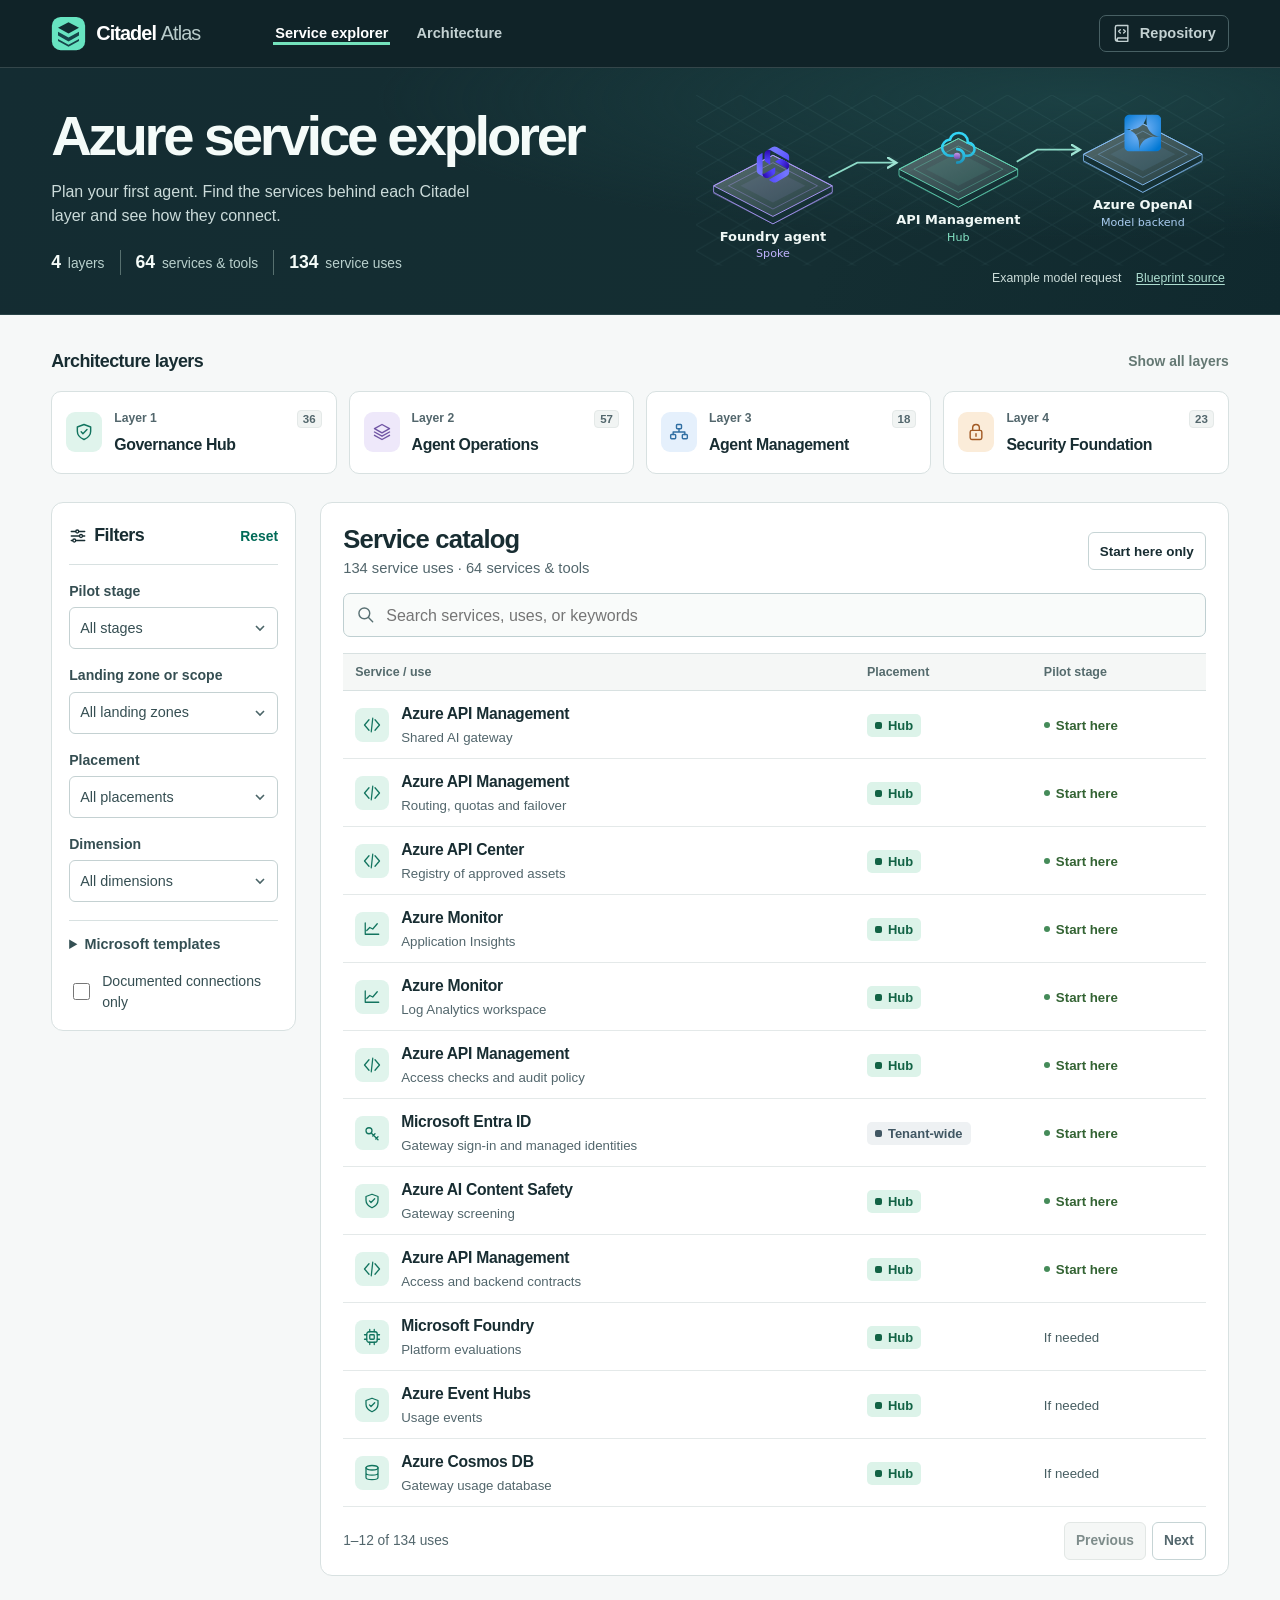
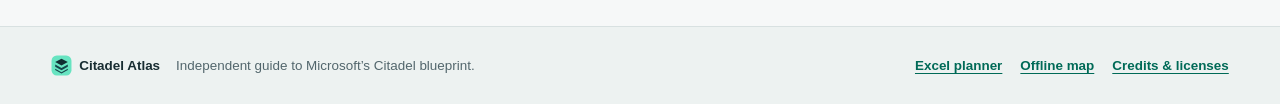
<file: docs/index.html>
<!doctype html>
<html lang="en">
  <head>
    <meta charset="utf-8" />
    <meta name="viewport" content="width=device-width,initial-scale=1" />
    <meta name="theme-color" content="#102328" />
    <meta
      name="description"
      content="Plan a first Azure agent with the four-layer Citadel service catalog. Explore landing zones, hub and spoke connections, and Microsoft templates."
    />
    <title>Service explorer · Citadel Atlas</title>
    <link rel="icon" href="./assets/citadel.svg" type="image/svg+xml" />
    <link rel="stylesheet" href="./styles.css" />
    <script type="module" src="./app.js"></script>
  </head>
  <body>
    <a class="skip" href="#workspace">Skip to explorer</a>
    <header class="topbar">
      <div class="shell top-inner">
        <a class="brand" href="./"
          ><img src="assets/citadel.svg" width="35" height="35" alt="" /><span
            >Citadel <b>Atlas</b></span
          ></a
        >
        <nav aria-label="Main navigation">
          <a data-view="catalog" href="./" aria-current="page"
            >Service explorer</a
          ><a data-view="architecture" href="?view=architecture"
            >Architecture</a
          >
        </nav>
        <a
          class="repo-link"
          aria-label="GitHub repository"
          href="https://github.com/MiguelElGallo/Citadel"
          ><span data-icon="repo"></span><span>Repository</span></a
        >
      </div>
    </header>
    <section class="hero" aria-labelledby="hero-title">
      <div class="shell hero-inner">
        <div class="hero-copy">
          <h1 id="hero-title">Azure service explorer</h1>
          <p>
            Plan your first agent. Find the services behind each Citadel layer
            and see how they connect.
          </p>
          <div class="metrics">
            <span><strong>4</strong> layers</span
            ><span><strong>64</strong> services &amp; tools</span
            ><span><strong>134</strong> service uses</span>
          </div>
        </div>
        <figure class="hero-diagram">
          <svg
            class="diagram-art"
            viewBox="0 0 570 184"
            role="img"
            aria-labelledby="hero-diagram-title"
          >
            <title id="hero-diagram-title">
              A Foundry agent in a spoke requests a model through API Management
              in the hub. The gateway forwards the request to Azure OpenAI.
            </title>
            <defs>
              <pattern
                id="isogrid"
                width="48"
                height="28"
                patternUnits="userSpaceOnUse"
              >
                <path
                  d="M0 0 48 28M48 0 0 28"
                  stroke="#81cec3"
                  stroke-opacity=".10"
                  fill="none"
                  stroke-width=".8"
                />
              </pattern>
              <linearGradient id="tile" x2="0.9" y2="1">
                <stop stop-color="currentColor" stop-opacity=".30" />
                <stop offset="1" stop-color="currentColor" stop-opacity=".08" />
              </linearGradient>
              <g id="platform">
                <path
                  d="m-64 12 64-33 64 33-64 33z"
                  fill="#10272b"
                  stroke="currentColor"
                  opacity=".48"
                />
                <path
                  d="m-64 4 64-33 64 33v7L0 45l-64-34z"
                  fill="#163236"
                  stroke="currentColor"
                  opacity=".87"
                />
                <path
                  d="m-64 4 64-33 64 33-64 33z"
                  fill="url(#tile)"
                  stroke="currentColor"
                />
                <path
                  d="m-48 4 48-25 48 25-48 25z"
                  fill="none"
                  stroke="currentColor"
                  opacity=".36"
                />
                <path
                  d="m-35 4 35-18 35 18-35 18z"
                  fill="currentColor"
                  opacity=".10"
                />
              </g>
              <marker
                id="flow-arrow"
                markerWidth="7"
                markerHeight="7"
                refX="5"
                refY="3"
                orient="auto"
              >
                <path
                  d="m0 0 5 3-5 3"
                  fill="none"
                  stroke="#9fe3d3"
                  stroke-width="1.3"
                />
              </marker>
            </defs>
            <rect x="0" y="0" width="570" height="184" fill="url(#isogrid)" />
            <g
              fill="none"
              stroke="#8ddbc8"
              stroke-width="2"
              marker-end="url(#flow-arrow)"
            >
              <path d="m143 89 31-16h42" />
              <path d="m346 72 22-13h46" />
            </g>
            <g transform="translate(83 94)" color="#ad9afc">
              <use href="#platform" />
              <image
                href="assets/icons/foundry-agent-service.svg"
                x="-20"
                y="-39"
                width="40"
                height="40"
              />
            </g>
            <g transform="translate(283 76)" color="#63d8b6">
              <use href="#platform" />
              <image
                href="assets/icons/api-management.svg"
                x="-20"
                y="-39"
                width="40"
                height="40"
              />
            </g>
            <g transform="translate(482 60)" color="#84bcf5">
              <use href="#platform" />
              <image
                href="assets/icons/azure-openai.svg"
                x="-20"
                y="-39"
                width="40"
                height="40"
              />
            </g>
            <g
              text-anchor="middle"
              font-family="system-ui,sans-serif"
              font-size="14"
              font-weight="600"
              fill="#f0f8f6"
            >
              <text x="83" y="157">Foundry agent</text>
              <text x="283" y="139">API Management</text>
              <text x="482" y="123">Azure OpenAI</text>
            </g>
            <g
              text-anchor="middle"
              font-family="system-ui,sans-serif"
              font-size="12"
            >
              <text x="83" y="175" fill="#c1b4ff">Spoke</text>
              <text x="283" y="157" fill="#85e5c6">Hub</text>
              <text x="482" y="141" fill="#aacdf2">Model backend</text>
            </g>
          </svg>
          <figcaption>
            Example model request
            <a
              href="https://github.com/Azure-Samples/foundry-citadel-platform/blob/89d3d70b13aada1972d2e280e00e5aa49a85ad97/CITADEL-TECHNICAL-GUIDE.md#L25-L36"
              >Blueprint source</a
            >
          </figcaption>
        </figure>
      </div>
    </section>
    <main id="workspace" class="shell" tabindex="-1">
      <noscript
        ><p>
          Enable JavaScript to filter this catalog, or
          <a
            href="https://github.com/MiguelElGallo/Citadel/raw/refs/heads/main/outputs/citadel-first-use-case/Citadel-Service-Map-HTML.zip"
            >download the offline reading view</a
          >.
        </p></noscript
      >
      <p id="load-status" role="status">Loading the service catalog…</p>
      <div id="catalog" hidden>
        <section class="layer-section" aria-labelledby="layer-heading">
          <div class="section-line">
            <h2 id="layer-heading">Architecture layers</h2>
            <button id="all-layers" class="text-button" type="button">
              Show all layers
            </button>
          </div>
          <div id="layers" class="layer-grid"></div>
        </section>
        <div class="work-grid">
          <aside id="filters" class="filters" aria-labelledby="filter-title">
            <div class="filter-title">
              <h2 id="filter-title">
                <span data-icon="sliders"></span>Filters
              </h2>
              <button class="text-button" id="clear" type="button">
                Reset
              </button>
            </div>
            <div id="filter-fields"></div>
            <button id="apply-mobile" type="button" class="solid-button">
              Show results
            </button>
          </aside>
          <section class="results" aria-labelledby="results-title">
            <div class="catalog-title">
              <div>
                <h2 id="results-title" tabindex="-1">Service catalog</h2>
                <p id="count" aria-live="polite"></p>
              </div>
              <div class="catalog-actions">
                <button
                  id="pilot-start"
                  type="button"
                  class="soft-button"
                  aria-pressed="false"
                >
                  Start here only</button
                ><button
                  id="mobile-filters"
                  class="soft-button"
                  aria-expanded="false"
                  aria-controls="filters"
                  type="button"
                >
                  <span data-icon="sliders"></span> Filters
                </button>
              </div>
            </div>
            <label class="search-box"
              ><span data-icon="search"></span
              ><span class="sr">Search service uses</span
              ><input
                id="search"
                type="search"
                placeholder="Search services, uses, or keywords"
                autocomplete="off"
            /></label>
            <div id="active-filters" class="active-filters"></div>
            <div
              class="service-table"
              role="table"
              aria-label="Filtered service uses"
            >
              <div class="table-head" role="row">
                <span role="columnheader">Service / use</span
                ><span role="columnheader">Placement</span
                ><span role="columnheader">Pilot stage</span>
              </div>
              <div id="rows" role="rowgroup"></div>
            </div>
            <div id="empty" class="empty" hidden>
              <h3>No matching service uses</h3>
              <p>Try another search or clear the filters.</p>
              <button id="empty-reset" type="button" class="soft-button">
                Clear filters
              </button>
            </div>
            <div id="pagination" class="pagination"></div>
          </section>
        </div>
      </div>
      <section
        id="architecture"
        class="architecture"
        hidden
        aria-labelledby="arch-title"
      >
        <h2 id="arch-title">Architecture diagrams</h2>
        <p class="intro">
          Open a diagram to inspect the resources and their placement.
        </p>
        <div id="gallery" class="gallery"></div>
        <div class="section-line connection-heading">
          <h2>Documented connections</h2>
        </div>
        <p class="intro">
          Follow a request, data transfer, or management action from its source
          to its destination.
        </p>
        <label class="search-box"
          ><span data-icon="search"></span
          ><span class="sr">Find a connection</span
          ><input
            type="search"
            id="connection-search"
            placeholder="Search by endpoint or action"
            autocomplete="off"
        /></label>
        <p id="edge-count" aria-live="polite"></p>
        <div id="edges"></div>
        <div id="edge-pages" class="pagination"></div>
      </section>
    </main>
    <footer class="footer">
      <div class="shell">
        <span class="footer-brand"
          ><img src="assets/citadel.svg" width="21" height="21" alt="" />Citadel
          Atlas</span
        ><span>Independent guide to Microsoft’s Citadel blueprint.</span>
        <nav aria-label="Resources">
          <a
            href="https://github.com/MiguelElGallo/Citadel/raw/refs/heads/main/outputs/citadel-first-use-case/Citadel-Service-Planner.xlsx"
            >Excel planner</a
          ><a
            href="https://github.com/MiguelElGallo/Citadel/raw/refs/heads/main/outputs/citadel-first-use-case/Citadel-Service-Map-HTML.zip"
            >Offline map</a
          ><a href="credits.html">Credits &amp; licenses</a>
        </nav>
      </div>
    </footer>
    <dialog id="detail" class="drawer" aria-labelledby="detail-title">
      <div class="dialog-bar">
        <span>Service details</span
        ><button
          id="close-detail"
          class="icon-button"
          aria-label="Close service details"
          type="button"
        >
          <span data-icon="close"></span>
        </button>
      </div>
      <div id="detail-body"></div>
    </dialog>
    <dialog
      id="image-dialog"
      class="image-dialog"
      aria-labelledby="image-title"
    >
      <div class="dialog-bar">
        <h2 id="image-title"></h2>
        <button
          id="close-image"
          class="icon-button"
          aria-label="Close diagram"
          type="button"
        >
          <span data-icon="close"></span>
        </button>
      </div>
      <div id="image-content"></div>
    </dialog>
  </body>
</html>
</file>
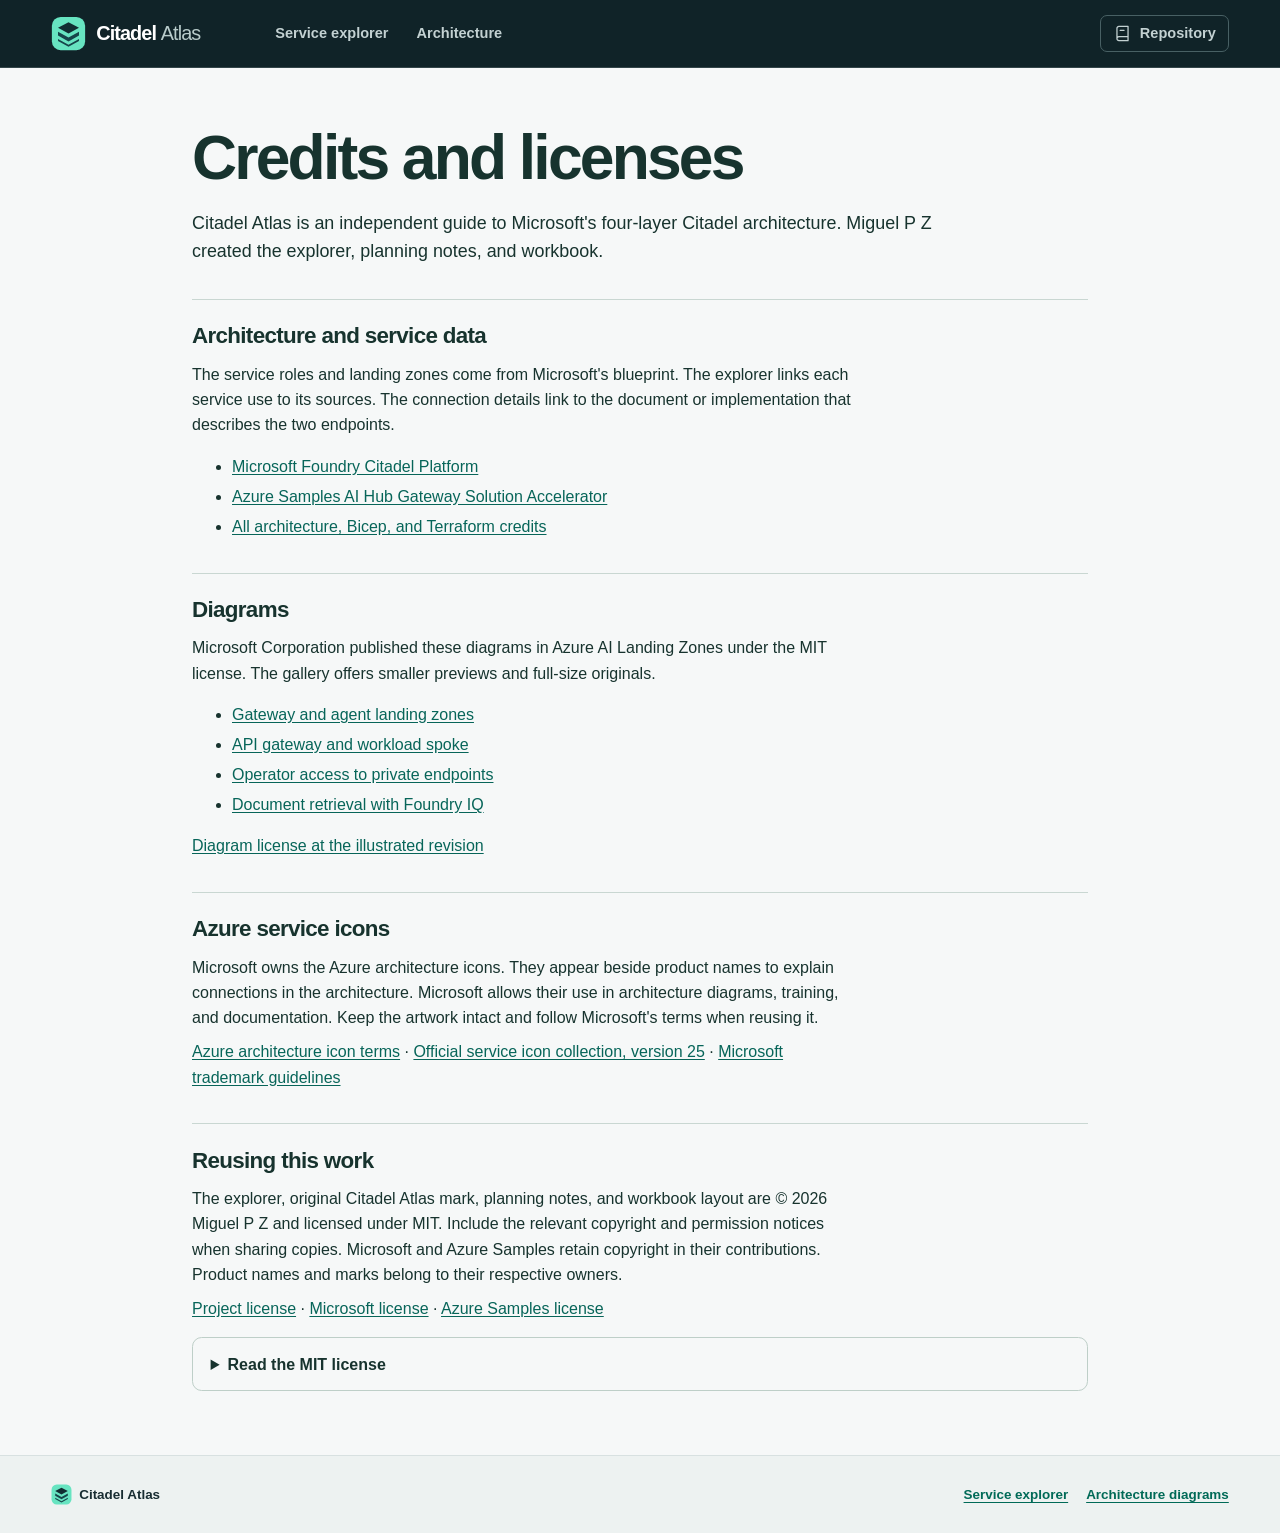
<file: docs/credits.html>
<!doctype html>
<html lang="en">
  <head>
    <meta charset="utf-8" />
    <meta name="viewport" content="width=device-width, initial-scale=1" />
    <meta name="theme-color" content="#102328" />
    <meta
      name="description"
      content="Sources and reuse terms for Citadel Atlas, the planning data, architecture diagrams, and Azure service icons."
    />
    <title>Credits and licenses · Citadel Atlas</title>
    <link rel="icon" href="assets/citadel.svg" type="image/svg+xml" />
    <link rel="stylesheet" href="styles.css" />
    <style>
      .credit-body {
        max-width: 56rem;
        width: calc(100% - 2.5rem);
        margin: 3.5rem auto 4rem;
        color: #17332e;
      }
      .credit-body h1 {
        font-size: clamp(2.4rem, 5vw, 3.9rem);
        line-height: 1.08;
        margin: 0 0 1.1rem;
        letter-spacing: -0.045em;
      }
      .credit-body header > p {
        font-size: 1.12rem;
      }
      .credit-body section {
        margin-top: 2.1rem;
        padding-top: 1.45rem;
        border-top: 1px solid #c9d7d2;
      }
      .credit-body h2 {
        font-size: 1.4rem;
        margin: 0 0 0.75rem;
      }
      .credit-body p,
      .credit-body li {
        line-height: 1.58;
        max-width: 75ch;
      }
      .credit-body p {
        margin: 0.55rem 0;
      }
      .credit-body li {
        margin: 0.3rem 0;
      }
      .credit-body a {
        color: #076559;
        text-decoration: underline;
        text-underline-offset: 0.15em;
      }
      .credit-body details {
        margin: 1em 0;
        padding: 0.9rem 1.1rem;
        border: 1px solid #becfc8;
        border-radius: 0.6rem;
      }
      .credit-body summary {
        cursor: pointer;
        font-weight: bold;
      }
      .credit-body :focus-visible {
        outline: 3px solid #327d91;
        outline-offset: 4px;
      }
      @media (max-width: 600px) {
        .credit-body {
          margin-block: 2.1rem;
        }
      }
    </style>
  </head>
  <body>
    <a class="skip" href="#credits">Skip to credits</a>
    <header class="topbar">
      <div class="shell top-inner">
        <a class="brand" href="./"
          ><img src="assets/citadel.svg" width="35" height="35" alt="" /><span
            >Citadel <b>Atlas</b></span
          ></a
        >
        <nav aria-label="Main navigation">
          <a href="./">Service explorer</a
          ><a href="./?view=architecture">Architecture</a>
        </nav>
        <a
          class="repo-link"
          href="https://github.com/MiguelElGallo/Citadel"
          aria-label="Repository"
          ><svg
            width="19"
            height="19"
            viewBox="0 0 24 24"
            fill="none"
            stroke="currentColor"
            stroke-width="1.6"
            stroke-linecap="round"
            stroke-linejoin="round"
            aria-hidden="true"
          >
            <path
              d="M5 5.5A2.5 2.5 0 0 1 7.5 3H19v18H7.5A2.5 2.5 0 0 1 5 18.5zM5 18.5A2.5 2.5 0 0 1 7.5 16H19M9 8h5"
            /></svg
          ><span>Repository</span></a
        >
      </div>
    </header>
    <main id="credits" class="credit-body">
      <header>
        <h1>Credits and licenses</h1>
        <p>
          Citadel Atlas is an independent guide to Microsoft's four-layer
          Citadel architecture. Miguel P Z created the explorer, planning notes,
          and workbook.
        </p>
      </header>
      <section>
        <h2>Architecture and service data</h2>
        <p>
          The service roles and landing zones come from Microsoft's blueprint.
          The explorer links each service use to its sources. The connection
          details link to the document or implementation that describes the two
          endpoints.
        </p>
        <ul>
          <li>
            <a
              href="https://github.com/Azure-Samples/foundry-citadel-platform/tree/89d3d70b13aada1972d2e280e00e5aa49a85ad97"
              >Microsoft Foundry Citadel Platform</a
            >
          </li>
          <li>
            <a
              href="https://github.com/Azure-Samples/ai-hub-gateway-solution-accelerator/tree/ba0674c562099d252680d17222dc004a63019cfc"
              >Azure Samples AI Hub Gateway Solution Accelerator</a
            >
          </li>
          <li>
            <a
              href="https://github.com/MiguelElGallo/Citadel/blob/main/THIRD_PARTY_NOTICES.md"
              >All architecture, Bicep, and Terraform credits</a
            >
          </li>
        </ul>
      </section>
      <section>
        <h2>Diagrams</h2>
        <p>
          Microsoft Corporation published these diagrams in Azure AI Landing
          Zones under the MIT license. The gallery offers smaller previews and
          full-size originals.
        </p>
        <ul>
          <li>
            <a
              href="https://github.com/Azure/AI-Landing-Zones/blob/d9ff4b0592622592fd0708bacd9d1cee86c1f529/docs/architecture/media/AI-Landing-Zone.png"
              >Gateway and agent landing zones</a
            >
          </li>
          <li>
            <a
              href="https://github.com/Azure/AI-Landing-Zones/blob/d9ff4b0592622592fd0708bacd9d1cee86c1f529/docs/architecture/media/AI-Landing-Zones-APIM.png"
              >API gateway and workload spoke</a
            >
          </li>
          <li>
            <a
              href="https://github.com/Azure/AI-Landing-Zones/blob/d9ff4b0592622592fd0708bacd9d1cee86c1f529/docs/media/runbooks/private-access-vpn.png"
              >Operator access to private endpoints</a
            >
          </li>
          <li>
            <a
              href="https://github.com/Azure/AI-Landing-Zones/blob/d9ff4b0592622592fd0708bacd9d1cee86c1f529/docs/media/runbooks/foundry-iq.png"
              >Document retrieval with Foundry IQ</a
            >
          </li>
        </ul>
        <p>
          <a
            href="https://github.com/Azure/AI-Landing-Zones/blob/d9ff4b0592622592fd0708bacd9d1cee86c1f529/LICENSE"
            >Diagram license at the illustrated revision</a
          >
        </p>
      </section>
      <section>
        <h2>Azure service icons</h2>
        <p>
          Microsoft owns the Azure architecture icons. They appear beside
          product names to explain connections in the architecture. Microsoft
          allows their use in architecture diagrams, training, and
          documentation. Keep the artwork intact and follow Microsoft's terms
          when reusing it.
        </p>
        <p>
          <a
            href="https://learn.microsoft.com/en-us/azure/architecture/icons/#icon-terms"
            >Azure architecture icon terms</a
          >
          ·
          <a
            href="https://arch-center.azureedge.net/icons/Azure_Public_Service_Icons_V25.zip"
            >Official service icon collection, version 25</a
          >
          ·
          <a
            href="https://www.microsoft.com/en-us/legal/intellectualproperty/trademarks"
            >Microsoft trademark guidelines</a
          >
        </p>
      </section>
      <section>
        <h2>Reusing this work</h2>
        <p>
          The explorer, original Citadel Atlas mark, planning notes, and
          workbook layout are © 2026 Miguel P Z and licensed under MIT. Include
          the relevant copyright and permission notices when sharing copies.
          Microsoft and Azure Samples retain copyright in their contributions.
          Product names and marks belong to their respective owners.
        </p>
        <p>
          <a href="https://github.com/MiguelElGallo/Citadel/blob/main/LICENSE"
            >Project license</a
          >
          ·
          <a
            href="https://github.com/MiguelElGallo/Citadel/blob/main/licenses/Microsoft-MIT.txt"
            >Microsoft license</a
          >
          ·
          <a
            href="https://github.com/MiguelElGallo/Citadel/blob/main/licenses/Azure-Samples-MIT.txt"
            >Azure Samples license</a
          >
        </p>
        <details>
          <summary>Read the MIT license</summary>
          <p>
            Original work · Copyright (c) 2026 Miguel P Z.<br />Microsoft
            architecture and diagrams · Copyright (c) Microsoft Corporation.<br />Gateway
            source material · Copyright (c) 2024 Azure Samples.
          </p>
          <p>
            Permission is hereby granted, free of charge, to any person
            obtaining a copy of this software and associated documentation files
            (the &quot;Software&quot;), to deal in the Software without
            restriction, including without limitation the rights to use, copy,
            modify, merge, publish, distribute, sublicense, and/or sell copies
            of the Software, and to permit persons to whom the Software is
            furnished to do so, subject to the following conditions:
          </p>
          <p>
            The above copyright notice and this permission notice shall be
            included in all copies or substantial portions of the Software.
          </p>
          <p>
            THE SOFTWARE IS PROVIDED &quot;AS IS&quot;, WITHOUT WARRANTY OF ANY
            KIND, EXPRESS OR IMPLIED, INCLUDING BUT NOT LIMITED TO THE
            WARRANTIES OF MERCHANTABILITY, FITNESS FOR A PARTICULAR PURPOSE AND
            NONINFRINGEMENT. IN NO EVENT SHALL THE AUTHORS OR COPYRIGHT HOLDERS
            BE LIABLE FOR ANY CLAIM, DAMAGES OR OTHER LIABILITY, WHETHER IN AN
            ACTION OF CONTRACT, TORT OR OTHERWISE, ARISING FROM, OUT OF OR IN
            CONNECTION WITH THE SOFTWARE OR THE USE OR OTHER DEALINGS IN THE
            SOFTWARE.
          </p>
        </details>
      </section>
    </main>
    <footer class="footer">
      <div class="shell">
        <span class="footer-brand"
          ><img src="assets/citadel.svg" width="21" height="21" alt="" />Citadel
          Atlas</span
        >
        <nav aria-label="Explore">
          <a href="./">Service explorer</a
          ><a href="./?view=architecture">Architecture diagrams</a>
        </nav>
      </div>
    </footer>
  </body>
</html>
</file>
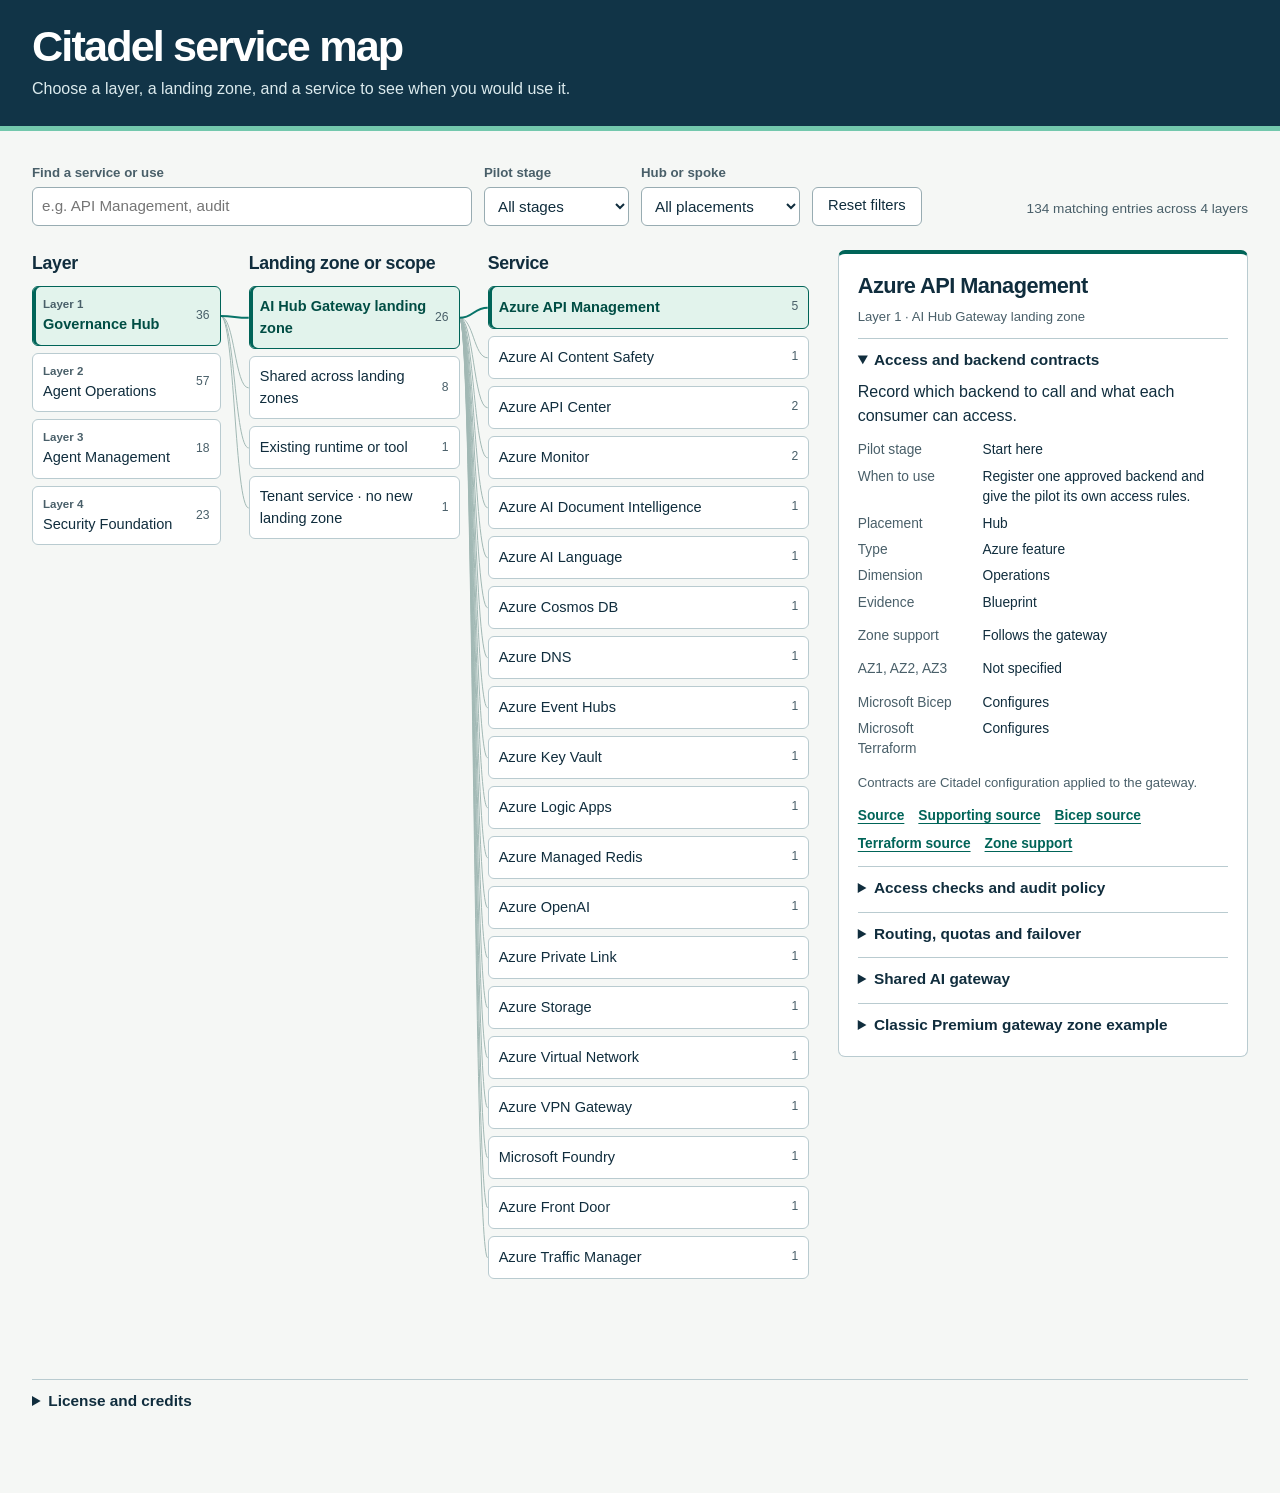
<file: outputs/citadel-first-use-case/Citadel-Service-Map.html>
<!doctype html>
<html lang="en">
<head>
<meta charset="utf-8">
<meta name="viewport" content="width=device-width, initial-scale=1">
<title>Citadel service map</title>
<style>
  :root { color-scheme: light; --ink:#102d3d; --muted:#495f69; --line:#b9cbd0; --accent:#006458; --pale:#e2f3ec; --paper:#f5f7f5 }
  * { box-sizing:border-box }
  body { margin:0; background:var(--paper); color:var(--ink); font:16px/1.48 "Inter","Helvetica Neue",Arial,sans-serif }
  header { background:#113447; color:white; border-bottom:5px solid #73c8ad }
  .frame { max-width:1550px; margin:0 auto; padding:clamp(16px,2.5vw,40px) }
  header .frame { padding-block:22px 25px }
  h1,h2,h3,p { margin:0 }
  h1 { font-size:clamp(1.65rem,3.5vw,2.7rem); line-height:1.12; letter-spacing:-.043em }
  header p { margin-top:7px; color:#dcebee }
  h2 { font-size:1.11rem; letter-spacing:-.018em }
  .filters { display:flex; flex-wrap:wrap; align-items:end; gap:12px; padding-bottom:24px }
  .filters label { display:grid; gap:4px; font-size:.83rem; font-weight:650; color:var(--muted); min-width:145px }
  .filters label:first-child { flex:1 1 280px; max-width:440px }
  input, select, button { font:inherit; color:var(--ink) }
  select,input { width:100%; border:1px solid #98acb2; background:white; border-radius:6px; min-height:39px; padding:6px 9px; font-size:.95rem; font-weight:400 }
  :focus-visible { outline:3px solid #117cb3; outline-offset:3px }
  .reset { background:white; border:1px solid #98acb2; border-radius:6px; min-height:39px; padding:7px 15px; cursor:pointer; font-size:.92rem }
  #status { color:var(--muted); text-align:right; flex:1 1 146px; font-size:.85rem; margin:0 0 7px }
  .map { position:relative; isolation:isolate; display:grid; grid-template-columns:minmax(150px,.85fr) minmax(142px,.95fr) minmax(205px,1.45fr) minmax(260px,1.85fr); gap:clamp(17px,2.2vw,35px); align-items:start }
  .pane { min-width:0; z-index:1 }
  #edges { position:absolute; inset:0; pointer-events:none; z-index:0 }
  .nodes { display:flex; flex-direction:column; gap:7px; margin-top:10px }
  .nodes button { position:relative; width:100%; padding:9px 10px; display:flex; align-items:center; justify-content:space-between; gap:8px; text-align:left; font-size:.91rem; background:white; border:1px solid var(--line); border-radius:6px; cursor:pointer; overflow-wrap:anywhere; min-height:43px }
  .nodes button:hover, .reset:hover { border-color:var(--accent); background:#edf5f1 }
  .nodes button[aria-pressed=true] { background:var(--pale); color:#004d44; border-color:var(--accent); box-shadow:inset 3px 0 var(--accent); font-weight:680 }
  .nodes button:disabled { cursor:default; color:#73858a; background:transparent; border-color:#d6e0e0 }
  .node-label { display:grid; gap:1px }
  .node-index { color:var(--muted); font-size:.72rem; font-weight:600 }
  .count { font-variant-numeric:tabular-nums; flex:none; color:var(--muted); font-size:.76rem; font-weight:500 }
  .details { background:white; border:1px solid var(--line); border-top:4px solid var(--accent); border-radius:7px; padding:clamp(15px,1.5vw,23px); overflow-wrap:anywhere }
  #detail-title { font-size:clamp(1.2rem,1.7vw,1.55rem); line-height:1.2; margin:0 0 4px; letter-spacing:-.025em }
  .path,.sub { color:var(--muted); font-size:.82rem }
  .path { margin-bottom:10px }
  details { border-top:1px solid var(--line); margin-top:12px; padding-top:10px }
  summary { cursor:pointer; font-size:.96rem; font-weight:680 }
  .details p { margin-top:8px }
  dl { display:grid; grid-template-columns:minmax(75px,.46fr) minmax(0,1fr); gap:6px 12px; font-size:.86rem; margin:13px 0 }
  dt { color:var(--muted) }
  dd { margin:0 }
  .sources { display:flex; flex-wrap:wrap; gap:7px 14px; margin-top:14px }
  a { color:var(--accent); text-underline-offset:3px; font-size:.86rem; font-weight:620 }
  .empty { font-size:.91rem; color:var(--muted); margin-top:8px }
  .skip { position:absolute; left:4px; top:-80px; background:white; padding:8px 13px; z-index:2 }
  .skip:focus { top:4px }
  html:not(.map-ready) .filters, html:not(.map-ready) .map, html:not(.map-ready) .skip,
  .map-ready .reading-view { display:none }
  .reading-view { max-width:820px; margin:auto }
  .reading-view nav { background:white; border:1px solid var(--line); border-radius:8px; padding:16px 20px; margin-bottom:24px }
  .reading-view nav ul { padding-left:1.2em; margin:8px 0 0 }
  .reading-view nav li { margin:4px 0 }
  .reading-view h2 { margin:16px 0 6px; font-size:1.4rem }
  .reading-view h3 { color:var(--muted); margin:20px 0 4px; font-size:1rem }
  .reading-view h4 { margin:12px 0 4px; font-size:1rem }
  .reading-view details { background:white; margin:4px 0; padding:0 12px; border:1px solid var(--line); border-radius:6px }
  .reading-view summary { padding:10px 0 }
  .reading-view section section { padding-bottom:10px }
  @media(min-width:941px){ .detail-wrap { position:sticky; top:12px; max-height:calc(100vh - 24px); overflow-y:auto; scrollbar-width:thin } }
  @media(max-width:940px){ .map { grid-template-columns:minmax(150px,.85fr) minmax(150px,.95fr) minmax(200px,1.4fr) } .detail-wrap { grid-column:1/-1 } .nodes button[aria-pressed=true]::after { display:none } }
  @media(max-width:620px){ .map { display:block } .pane { margin-bottom:20px } .nodes { display:flex; flex-flow:row wrap } .nodes button { width:auto; max-width:100%; flex:1 1 auto; padding:7px 9px; min-height:39px } .filters { gap:9px; padding-bottom:22px } .filters label { min-width:110px } .filters label:first-child { flex-basis:100%; max-width:none } #status { text-align:left; margin:0 } dl { grid-template-columns:minmax(85px,.4fr) minmax(0,1fr) } }
  @media print { header { color:var(--ink); background:white } header p { color:var(--muted) } .filters,.map>.pane:not(.detail-wrap),.skip { display:none } .map { display:block } .details { border:0 } .detail-wrap { max-height:none; overflow:visible; position:static } }
</style>
</head>
<body>
<a href="#detail-title" class="skip">Skip to service details</a>
<header><div class="frame"><h1>Citadel service map</h1><p>Choose a layer, a landing zone, and a service to see when you would use it.</p></div></header>
<main class="frame">
  <!-- Start of generated reading view -->
<div class="reading-view" id="reading-view"><nav id="read-contents" aria-label="Layers">
<h2>Browse by layer</h2><p>Tap a layer, then a service to see its uses.</p>
<ul><li><a href="#read-layer-1">Layer 1 · Governance Hub</a></li><li><a href="#read-layer-2">Layer 2 · Agent Operations</a></li><li><a href="#read-layer-3">Layer 3 · Agent Management</a></li><li><a href="#read-layer-4">Layer 4 · Security Foundation</a></li></ul></nav>
<section id="read-layer-1"><h2>Layer 1 · Governance Hub</h2><h3 id="layer-1-zone-1">AI Hub Gateway landing zone</h3><details><summary>Azure AI Content Safety</summary><section><h4>Gateway screening</h4><p>Screen prompts and replies for harmful content.</p><dl><dt>Pilot stage</dt><dd>Start here</dd><dt>When to use</dt><dd>Agree the pilot&#x27;s screening thresholds and test them on real examples.</dd><dt>Placement</dt><dd>Hub</dd><dt>Type</dt><dd>Azure service</dd><dt>Dimension</dt><dd>Security</dd><dt>Evidence</dt><dd>Blueprint</dd><dt>Zone support</dt><dd>Check the service, region and tier</dd><dt>AZ1</dt><dd>Not specified</dd><dt>AZ2</dt><dd>Not specified</dd><dt>AZ3</dt><dd>Not specified</dd><dt>Microsoft Bicep</dt><dd>Configures</dd><dt>Microsoft Terraform</dt><dd>Creates</dd><dt>Template notes</dt><dd>Bicep connects the gateway to the Foundry endpoint. Terraform can also create a dedicated Content Safety account.</dd><dt>Planning notes</dt><dd>The gateway can use the shared Foundry endpoint for screening.</dd></dl><p><a href="https://github.com/Azure-Samples/foundry-citadel-platform/blob/89d3d70b13aada1972d2e280e00e5aa49a85ad97/layer-1-governance-hub.md#L203-L211">Source</a> · <a href="https://github.com/Azure-Samples/ai-hub-gateway-solution-accelerator/blob/ba0674c562099d252680d17222dc004a63019cfc/bicep/infra/main.bicep#L432-L448">Supporting source</a> · <a href="https://github.com/Azure-Samples/ai-hub-gateway-solution-accelerator/blob/ba0674c562099d252680d17222dc004a63019cfc/bicep/infra/resources.bicep#L994-L1001">Bicep source</a> · <a href="https://github.com/Azure/terraform-ai-gateway-landing-zone/blob/dabecf2d147da2448b32b965e934babdac0f492f/stacks/platform/ai-services.tf#L32-L47">Terraform source</a></p></section></details><details><summary>Azure AI Document Intelligence</summary><section><h4>Gateway for document extraction</h4><p>Give an approved document extraction endpoint a gateway address.</p><dl><dt>Pilot stage</dt><dd>If needed</dd><dt>When to use</dt><dd>Use it to extract fields or tables from documents.</dd><dt>Placement</dt><dd>Hub</dd><dt>Type</dt><dd>Azure service</dd><dt>Dimension</dt><dd>Cloud &amp; Hybrid</dd><dt>Evidence</dt><dd>Linked template</dd><dt>Zone support</dt><dd>Check the service, region and tier</dd><dt>AZ1</dt><dd>Not specified</dd><dt>AZ2</dt><dd>Not specified</dd><dt>AZ3</dt><dd>Not specified</dd><dt>Microsoft Bicep</dt><dd>Configures</dd><dt>Microsoft Terraform</dt><dd>Configures</dd><dt>Planning notes</dt><dd>Both examples create the gateway API. The Document Intelligence service must be available separately.</dd></dl><p><a href="https://github.com/Azure-Samples/ai-hub-gateway-solution-accelerator/blob/ba0674c562099d252680d17222dc004a63019cfc/guides/governance-hub-benefits.md#L173-L178">Source</a> · <a href="https://github.com/Azure-Samples/ai-hub-gateway-solution-accelerator/blob/ba0674c562099d252680d17222dc004a63019cfc/bicep/infra/modules/apim/apim.bicep#L313-L335">Supporting source</a> · <a href="https://github.com/Azure-Samples/ai-hub-gateway-solution-accelerator/blob/ba0674c562099d252680d17222dc004a63019cfc/bicep/infra/modules/apim/apim.bicep#L313-L335">Bicep source</a> · <a href="https://github.com/Azure/terraform-ai-gateway-landing-zone/blob/dabecf2d147da2448b32b965e934babdac0f492f/stacks/gateway-config/apis.tf#L66-L96">Terraform source</a></p></section></details><details><summary>Azure AI Language</summary><section><h4>Personal information detection</h4><p>Find sensitive personal information before the model receives it.</p><dl><dt>Pilot stage</dt><dd>If needed</dd><dt>When to use</dt><dd>Use language-based detection when request or response text may contain personal details.</dd><dt>Placement</dt><dd>Hub</dd><dt>Type</dt><dd>Azure service</dd><dt>Dimension</dt><dd>Security</dd><dt>Evidence</dt><dd>Blueprint</dd><dt>Zone support</dt><dd>Check the service, region and tier</dd><dt>AZ1</dt><dd>Not specified</dd><dt>AZ2</dt><dd>Not specified</dd><dt>AZ3</dt><dd>Not specified</dd><dt>Microsoft Bicep</dt><dd>Configures</dd><dt>Microsoft Terraform</dt><dd>Creates</dd><dt>Template notes</dt><dd>Bicep uses the shared Foundry endpoint. Terraform can also create a dedicated Language account.</dd><dt>Planning notes</dt><dd>The linked blueprint also supports rules based on text patterns.</dd></dl><p><a href="https://github.com/Azure-Samples/foundry-citadel-platform/blob/89d3d70b13aada1972d2e280e00e5aa49a85ad97/CITADEL-TECHNICAL-GUIDE.md#L347-L352">Source</a> · <a href="https://github.com/Azure-Samples/foundry-citadel-platform/blob/89d3d70b13aada1972d2e280e00e5aa49a85ad97/layer-1-governance-hub.md#L213-L221">Supporting source</a> · <a href="https://github.com/Azure-Samples/ai-hub-gateway-solution-accelerator/blob/ba0674c562099d252680d17222dc004a63019cfc/bicep/infra/resources.bicep#L994-L1001">Bicep source</a> · <a href="https://github.com/Azure/terraform-ai-gateway-landing-zone/blob/dabecf2d147da2448b32b965e934babdac0f492f/stacks/platform/ai-services.tf#L8-L23">Terraform source</a></p></section></details><details><summary>Azure API Center</summary><section><h4>Publish contract</h4><p>Publish a spoke&#x27;s tool or agent for other teams to find.</p><dl><dt>Pilot stage</dt><dd>If needed</dd><dt>When to use</dt><dd>Use when the pilot exposes a reusable tool or agent.</dd><dt>Placement</dt><dd>Hub</dd><dt>Type</dt><dd>Azure feature</dd><dt>Dimension</dt><dd>Operations</dd><dt>Evidence</dt><dd>Blueprint</dd><dt>Zone support</dt><dd>Service supports zone redundancy</dd><dt>AZ1</dt><dd>Not specified</dd><dt>AZ2</dt><dd>Not specified</dd><dt>AZ3</dt><dd>Not specified</dd><dt>Microsoft Bicep</dt><dd>Configures</dd><dt>Microsoft Terraform</dt><dd>Related setup only</dd><dt>Template notes</dt><dd>Bicep publishes selected spoke assets. Terraform registers predefined sample APIs in API Center.</dd><dt>Planning notes</dt><dd>The spoke supplies the description and owner. The hub maintains the registry.</dd></dl><p><a href="https://github.com/Azure-Samples/foundry-citadel-platform/blob/89d3d70b13aada1972d2e280e00e5aa49a85ad97/CITADEL-TECHNICAL-GUIDE.md#L437-L442">Source</a> · <a href="https://github.com/Azure-Samples/foundry-citadel-platform/blob/89d3d70b13aada1972d2e280e00e5aa49a85ad97/technical-activation-paths.md#L76-L83">Supporting source</a> · <a href="https://github.com/Azure-Samples/ai-hub-gateway-solution-accelerator/blob/ba0674c562099d252680d17222dc004a63019cfc/bicep/infra/citadel-publish-contracts/main.bicep#L266-L283">Bicep source</a> · <a href="https://github.com/Azure/terraform-ai-gateway-landing-zone/blob/dabecf2d147da2448b32b965e934babdac0f492f/stacks/gateway-config/api-center.tf#L1-L24">Terraform source</a> · <a href="https://learn.microsoft.com/en-us/azure/reliability/availability-zones-service-support">Zone support</a></p></section><section><h4>Registry of approved assets</h4><p>List approved models, agents and tools with owners and versions.</p><dl><dt>Pilot stage</dt><dd>Start here</dd><dt>When to use</dt><dd>Register the assets the first agent can use or publish.</dd><dt>Placement</dt><dd>Hub</dd><dt>Type</dt><dd>Azure service</dd><dt>Dimension</dt><dd>Governance</dd><dt>Evidence</dt><dd>Blueprint</dd><dt>Zone support</dt><dd>Service supports zone redundancy</dd><dt>AZ1</dt><dd>Not specified</dd><dt>AZ2</dt><dd>Not specified</dd><dt>AZ3</dt><dd>Not specified</dd><dt>Microsoft Bicep</dt><dd>Creates</dd><dt>Microsoft Terraform</dt><dd>Creates</dd><dt>Planning notes</dt><dd>The registry is a core blueprint component. The accelerator lets you turn it off.</dd></dl><p><a href="https://github.com/Azure-Samples/foundry-citadel-platform/blob/89d3d70b13aada1972d2e280e00e5aa49a85ad97/layer-1-governance-hub.md#L161-L167">Source</a> · <a href="https://github.com/Azure-Samples/ai-hub-gateway-solution-accelerator/blob/ba0674c562099d252680d17222dc004a63019cfc/bicep/infra/resources.bicep#L1137-L1156">Supporting source</a> · <a href="https://github.com/Azure-Samples/ai-hub-gateway-solution-accelerator/blob/ba0674c562099d252680d17222dc004a63019cfc/bicep/infra/modules/apic/apic.bicep#L26-L57">Bicep source</a> · <a href="https://github.com/Azure/terraform-ai-gateway-landing-zone/blob/dabecf2d147da2448b32b965e934babdac0f492f/modules/apic/main.tf#L12-L33">Terraform source</a> · <a href="https://learn.microsoft.com/en-us/azure/reliability/availability-zones-service-support">Zone support</a></p></section></details><details><summary>Azure API Management</summary><section><h4>Access and backend contracts</h4><p>Record which backend to call and what each consumer can access.</p><dl><dt>Pilot stage</dt><dd>Start here</dd><dt>When to use</dt><dd>Register one approved backend and give the pilot its own access rules.</dd><dt>Placement</dt><dd>Hub</dd><dt>Type</dt><dd>Azure feature</dd><dt>Dimension</dt><dd>Operations</dd><dt>Evidence</dt><dd>Blueprint</dd><dt>Zone support</dt><dd>Follows the gateway</dd><dt>AZ1</dt><dd>Not specified</dd><dt>AZ2</dt><dd>Not specified</dd><dt>AZ3</dt><dd>Not specified</dd><dt>Microsoft Bicep</dt><dd>Configures</dd><dt>Microsoft Terraform</dt><dd>Configures</dd><dt>Planning notes</dt><dd>Contracts are Citadel configuration applied to the gateway.</dd></dl><p><a href="https://github.com/Azure-Samples/foundry-citadel-platform/blob/89d3d70b13aada1972d2e280e00e5aa49a85ad97/layer-1-governance-hub.md#L239-L263">Source</a> · <a href="https://github.com/Azure-Samples/foundry-citadel-platform/blob/89d3d70b13aada1972d2e280e00e5aa49a85ad97/technical-activation-paths.md#L76-L83">Supporting source</a> · <a href="https://github.com/Azure-Samples/ai-hub-gateway-solution-accelerator/blob/ba0674c562099d252680d17222dc004a63019cfc/bicep/infra/citadel-access-contracts/modules/apimOnboardService.bicep#L74-L91">Bicep source</a> · <a href="https://github.com/Azure/terraform-ai-gateway-landing-zone/blob/dabecf2d147da2448b32b965e934babdac0f492f/modules/access-contract/main.tf#L85-L109">Terraform source</a> · <a href="https://learn.microsoft.com/en-us/azure/reliability/availability-zones-service-support">Zone support</a></p></section><section><h4>Access checks and audit policy</h4><p>Check who can call each asset and record request details.</p><dl><dt>Pilot stage</dt><dd>Start here</dd><dt>When to use</dt><dd>Define caller permissions and logging before connecting the first consumer.</dd><dt>Placement</dt><dd>Hub</dd><dt>Type</dt><dd>Azure feature</dd><dt>Dimension</dt><dd>Security</dd><dt>Evidence</dt><dd>Blueprint</dd><dt>Zone support</dt><dd>Follows the gateway</dd><dt>AZ1</dt><dd>Not specified</dd><dt>AZ2</dt><dd>Not specified</dd><dt>AZ3</dt><dd>Not specified</dd><dt>Microsoft Bicep</dt><dd>Configures</dd><dt>Microsoft Terraform</dt><dd>Configures</dd><dt>Planning notes</dt><dd>Request and response bodies are optional. Decide what data may be logged.</dd></dl><p><a href="https://github.com/Azure-Samples/foundry-citadel-platform/blob/89d3d70b13aada1972d2e280e00e5aa49a85ad97/layer-1-governance-hub.md#L184-L199">Source</a> · <a href="https://github.com/Azure-Samples/foundry-citadel-platform/blob/89d3d70b13aada1972d2e280e00e5aa49a85ad97/layer-1-governance-hub.md#L223-L231">Supporting source</a> · <a href="https://github.com/Azure-Samples/ai-hub-gateway-solution-accelerator/blob/ba0674c562099d252680d17222dc004a63019cfc/bicep/infra/citadel-access-contracts/modules/apimProduct.bicep#L49-L60">Bicep source</a> · <a href="https://github.com/Azure/terraform-ai-gateway-landing-zone/blob/dabecf2d147da2448b32b965e934babdac0f492f/modules/access-contract/main.tf#L109-L119">Terraform source</a> · <a href="https://learn.microsoft.com/en-us/azure/reliability/availability-zones-service-support">Zone support</a></p></section><section><h4>Classic Premium gateway zone example</h4><p>Spread gateway capacity across selected zones in the linked example.</p><dl><dt>Pilot stage</dt><dd>If needed</dd><dt>When to use</dt><dd>Use only when selecting classic Premium and multiple gateway units in a supported region.</dd><dt>Placement</dt><dd>Hub</dd><dt>Type</dt><dd>Azure service</dd><dt>Dimension</dt><dd>Governance</dd><dt>Evidence</dt><dd>Linked template</dd><dt>Zone support</dt><dd>Zonal or zone-redundant options</dd><dt>AZ1</dt><dd>2 or 3 unit example</dd><dt>AZ2</dt><dd>2 or 3 unit example</dd><dt>AZ3</dt><dd>3 unit example</dd><dt>Microsoft Bicep</dt><dd>Configures</dd><dt>Microsoft Terraform</dt><dd>Configures</dd><dt>Planning notes</dt><dd>Classic Premium examples with 2 or 3 units. For larger deployments, the number of units must be divisible by the number of manually selected zones.</dd></dl><p><a href="https://github.com/Azure-Samples/foundry-citadel-platform/blob/89d3d70b13aada1972d2e280e00e5aa49a85ad97/Citadel-WAF-Alignment.md#L61-L67">Source</a> · <a href="https://github.com/Azure-Samples/ai-hub-gateway-solution-accelerator/blob/ba0674c562099d252680d17222dc004a63019cfc/bicep/infra/modules/apim/apim.bicep#L165-L169">Supporting source</a> · <a href="https://github.com/Azure-Samples/ai-hub-gateway-solution-accelerator/blob/ba0674c562099d252680d17222dc004a63019cfc/bicep/infra/modules/apim/apim.bicep#L165-L168">Bicep source</a> · <a href="https://github.com/Azure/terraform-ai-gateway-landing-zone/blob/dabecf2d147da2448b32b965e934babdac0f492f/stacks/platform/apim.tf#L34-L37">Terraform source</a> · <a href="https://github.com/Azure-Samples/ai-hub-gateway-solution-accelerator/blob/ba0674c562099d252680d17222dc004a63019cfc/bicep/infra/modules/apim/apim.bicep#L165-L169">Zone selection</a> · <a href="https://learn.microsoft.com/en-us/azure/reliability/reliability-api-management#considerations">Zone support</a></p></section><section><h4>Routing, quotas and failover</h4><p>Limit requests and tokens, then route calls to available backends.</p><dl><dt>Pilot stage</dt><dd>Start here</dd><dt>When to use</dt><dd>Set the first use case&#x27;s quota. Add fallback when a second approved backend exists.</dd><dt>Placement</dt><dd>Hub</dd><dt>Type</dt><dd>Azure feature</dd><dt>Dimension</dt><dd>Governance</dd><dt>Evidence</dt><dd>Blueprint</dd><dt>Zone support</dt><dd>Follows the gateway</dd><dt>AZ1</dt><dd>Not specified</dd><dt>AZ2</dt><dd>Not specified</dd><dt>AZ3</dt><dd>Not specified</dd><dt>Microsoft Bicep</dt><dd>Configures</dd><dt>Microsoft Terraform</dt><dd>Configures</dd><dt>Planning notes</dt><dd>Routing across regions or providers is a separate choice from using availability zones.</dd></dl><p><a href="https://github.com/Azure-Samples/foundry-citadel-platform/blob/89d3d70b13aada1972d2e280e00e5aa49a85ad97/layer-1-governance-hub.md#L109-L126">Source</a> · <a href="https://github.com/Azure-Samples/foundry-citadel-platform/blob/89d3d70b13aada1972d2e280e00e5aa49a85ad97/layer-1-governance-hub.md#L315-L319">Supporting source</a> · <a href="https://github.com/Azure-Samples/ai-hub-gateway-solution-accelerator/blob/ba0674c562099d252680d17222dc004a63019cfc/bicep/infra/llm-backend-onboarding/modules/llm-backends.bicep#L191-L211">Bicep source</a> · <a href="https://github.com/Azure/terraform-ai-gateway-landing-zone/blob/dabecf2d147da2448b32b965e934babdac0f492f/modules/llm-routing/main.tf#L141-L172">Terraform source</a> · <a href="https://learn.microsoft.com/en-us/azure/reliability/availability-zones-service-support">Zone support</a></p></section><section><h4>Shared AI gateway</h4><p>Route approved model and tool calls through one address.</p><dl><dt>Pilot stage</dt><dd>Start here</dd><dt>When to use</dt><dd>Connect the first agent to its approved model or tool.</dd><dt>Placement</dt><dd>Hub</dd><dt>Type</dt><dd>Azure service</dd><dt>Dimension</dt><dd>Governance</dd><dt>Evidence</dt><dd>Blueprint</dd><dt>Zone support</dt><dd>Zonal or zone-redundant options</dd><dt>AZ1</dt><dd>Not specified</dd><dt>AZ2</dt><dd>Not specified</dd><dt>AZ3</dt><dd>Not specified</dd><dt>Microsoft Bicep</dt><dd>Creates</dd><dt>Microsoft Terraform</dt><dd>Creates</dd><dt>Planning notes</dt><dd>The platform team can reuse its existing gateway when it meets the policy requirements.</dd></dl><p><a href="https://github.com/Azure-Samples/foundry-citadel-platform/blob/89d3d70b13aada1972d2e280e00e5aa49a85ad97/layer-1-governance-hub.md#L57-L73">Source</a> · <a href="https://learn.microsoft.com/en-us/azure/api-management/genai-gateway-capabilities">Supporting source</a> · <a href="https://github.com/Azure-Samples/ai-hub-gateway-solution-accelerator/blob/ba0674c562099d252680d17222dc004a63019cfc/bicep/infra/modules/apim/apim.bicep#L178-L199">Bicep source</a> · <a href="https://github.com/Azure/terraform-ai-gateway-landing-zone/blob/dabecf2d147da2448b32b965e934babdac0f492f/modules/apim/main.tf#L65-L83">Terraform source</a> · <a href="https://learn.microsoft.com/en-us/azure/reliability/availability-zones-service-support">Zone support</a></p></section></details><details><summary>Azure Cosmos DB</summary><section><h4>Gateway usage database</h4><p>Keep gateway usage history for reports and cost allocation.</p><dl><dt>Pilot stage</dt><dd>If needed</dd><dt>When to use</dt><dd>Use it when reports need historical usage by team or use case.</dd><dt>Placement</dt><dd>Hub</dd><dt>Type</dt><dd>Azure service</dd><dt>Dimension</dt><dd>Governance</dd><dt>Evidence</dt><dd>Blueprint</dd><dt>Zone support</dt><dd>Service supports zone redundancy</dd><dt>AZ1</dt><dd>Not specified</dd><dt>AZ2</dt><dd>Not specified</dd><dt>AZ3</dt><dd>Not specified</dd><dt>Microsoft Bicep</dt><dd>Creates</dd><dt>Microsoft Terraform</dt><dd>Creates</dd><dt>Planning notes</dt><dd>The accelerator&#x27;s base database module sets zone redundancy off for its primary region. This is a separate role from agent data in the spoke.</dd></dl><p><a href="https://github.com/Azure-Samples/foundry-citadel-platform/blob/89d3d70b13aada1972d2e280e00e5aa49a85ad97/CITADEL-TECHNICAL-GUIDE.md#L348-L352">Source</a> · <a href="https://github.com/Azure-Samples/ai-hub-gateway-solution-accelerator/blob/ba0674c562099d252680d17222dc004a63019cfc/bicep/infra/modules/cosmos-db/cosmos-db.bicep#L87-L93">Supporting source</a> · <a href="https://github.com/Azure-Samples/ai-hub-gateway-solution-accelerator/blob/ba0674c562099d252680d17222dc004a63019cfc/bicep/infra/modules/cosmos-db/cosmos-db.bicep#L121-L146">Bicep source</a> · <a href="https://github.com/Azure/terraform-ai-gateway-landing-zone/blob/dabecf2d147da2448b32b965e934babdac0f492f/modules/cosmosdb/main.tf#L19-L45">Terraform source</a> · <a href="https://learn.microsoft.com/en-us/azure/reliability/availability-zones-service-support">Zone support</a></p></section></details><details><summary>Azure DNS</summary><section><h4>Private DNS zones</h4><p>Resolve private endpoint names inside the hub.</p><dl><dt>Pilot stage</dt><dd>If needed</dd><dt>When to use</dt><dd>Use existing private DNS zones or create them with the gateway network.</dd><dt>Placement</dt><dd>Hub</dd><dt>Type</dt><dd>Azure feature</dd><dt>Dimension</dt><dd>Cloud &amp; Hybrid</dd><dt>Evidence</dt><dd>Linked template</dd><dt>Zone support</dt><dd>Azure manages a global private DNS zone. No individual zone choice.</dd><dt>AZ1</dt><dd>N/A</dd><dt>AZ2</dt><dd>N/A</dd><dt>AZ3</dt><dd>N/A</dd><dt>Microsoft Bicep</dt><dd>Creates</dd><dt>Microsoft Terraform</dt><dd>Creates</dd><dt>Planning notes</dt><dd>These are name-resolution zones, unrelated to numbered availability zones.</dd></dl><p><a href="https://github.com/Azure-Samples/foundry-citadel-platform/blob/89d3d70b13aada1972d2e280e00e5aa49a85ad97/CITADEL-TECHNICAL-GUIDE.md#L351-L355">Source</a> · <a href="https://github.com/Azure-Samples/ai-hub-gateway-solution-accelerator/blob/ba0674c562099d252680d17222dc004a63019cfc/bicep/infra/resources.bicep#L745-L769">Supporting source</a> · <a href="https://github.com/Azure-Samples/ai-hub-gateway-solution-accelerator/blob/ba0674c562099d252680d17222dc004a63019cfc/bicep/infra/modules/networking/dns.bicep#L1-L10">Bicep source</a> · <a href="https://github.com/Azure/terraform-ai-gateway-landing-zone/blob/dabecf2d147da2448b32b965e934babdac0f492f/modules/private-dns/main.tf#L17-L34">Terraform source</a> · <a href="https://learn.microsoft.com/en-us/azure/dns/private-dns-overview">Zone support</a></p></section></details><details><summary>Azure Event Hubs</summary><section><h4>Usage events</h4><p>Stream gateway activity to the usage processor.</p><dl><dt>Pilot stage</dt><dd>If needed</dd><dt>When to use</dt><dd>Include this when adopting the accelerator&#x27;s usage reporting pipeline.</dd><dt>Placement</dt><dd>Hub</dd><dt>Type</dt><dd>Azure service</dd><dt>Dimension</dt><dd>Governance</dd><dt>Evidence</dt><dd>Blueprint</dd><dt>Zone support</dt><dd>Automatic in supported regions, subject to tier requirements</dd><dt>AZ1</dt><dd>Not specified</dd><dt>AZ2</dt><dd>Not specified</dd><dt>AZ3</dt><dd>Not specified</dd><dt>Microsoft Bicep</dt><dd>Creates</dd><dt>Microsoft Terraform</dt><dd>Creates</dd><dt>Planning notes</dt><dd>The linked namespace module defaults to zone redundancy without naming individual zones.</dd></dl><p><a href="https://github.com/Azure-Samples/foundry-citadel-platform/blob/89d3d70b13aada1972d2e280e00e5aa49a85ad97/CITADEL-TECHNICAL-GUIDE.md#L346-L352">Source</a> · <a href="https://github.com/Azure-Samples/ai-hub-gateway-solution-accelerator/blob/ba0674c562099d252680d17222dc004a63019cfc/bicep/infra/modules/event-hub/event-hub.bicep#L31-L64">Supporting source</a> · <a href="https://github.com/Azure-Samples/ai-hub-gateway-solution-accelerator/blob/ba0674c562099d252680d17222dc004a63019cfc/bicep/infra/modules/event-hub/event-hub.bicep#L51-L78">Bicep source</a> · <a href="https://github.com/Azure/terraform-ai-gateway-landing-zone/blob/dabecf2d147da2448b32b965e934babdac0f492f/modules/eventhub/main.tf#L9-L28">Terraform source</a> · <a href="https://learn.microsoft.com/en-us/azure/reliability/reliability-event-hubs">Zone support</a></p></section></details><details><summary>Azure Front Door</summary><section><h4>Regional gateway failover option</h4><p>Route web traffic to a healthy regional gateway.</p><dl><dt>Pilot stage</dt><dd>Later</dd><dt>When to use</dt><dd>Consider for HTTP traffic if two gateway regions must survive a regional outage.</dd><dt>Placement</dt><dd>Shared service</dd><dt>Type</dt><dd>Azure service</dd><dt>Dimension</dt><dd>Cloud &amp; Hybrid</dd><dt>Evidence</dt><dd>Example</dd><dt>Zone support</dt><dd>No individual zone choice</dd><dt>AZ1</dt><dd>N/A</dd><dt>AZ2</dt><dd>N/A</dd><dt>AZ3</dt><dd>N/A</dd><dt>Microsoft Bicep</dt><dd>Listed only</dd><dt>Microsoft Terraform</dt><dd>Listed only</dd><dt>Planning notes</dt><dd>Choose one global routing approach for the recovery design.</dd></dl><p><a href="https://github.com/Azure-Samples/ai-hub-gateway-solution-accelerator/blob/ba0674c562099d252680d17222dc004a63019cfc/guides/business-continuity-dr-guide.md#L194-L211">Source</a> · <a href="https://github.com/Azure-Samples/ai-hub-gateway-solution-accelerator/blob/ba0674c562099d252680d17222dc004a63019cfc/guides/business-continuity-dr-guide.md#L369-L377">Supporting source</a></p></section></details><details><summary>Azure Key Vault</summary><section><h4>Gateway credentials</h4><p>Protect gateway secrets and certificates.</p><dl><dt>Pilot stage</dt><dd>If needed</dd><dt>When to use</dt><dd>Use or reuse a vault when the gateway needs a credential or certificate.</dd><dt>Placement</dt><dd>Hub</dd><dt>Type</dt><dd>Azure service</dd><dt>Dimension</dt><dd>Security</dd><dt>Evidence</dt><dd>Blueprint</dd><dt>Zone support</dt><dd>Automatic in supported regions</dd><dt>AZ1</dt><dd>Not specified</dd><dt>AZ2</dt><dd>Not specified</dd><dt>AZ3</dt><dd>Not specified</dd><dt>Microsoft Bicep</dt><dd>Creates</dd><dt>Microsoft Terraform</dt><dd>Creates</dd><dt>Planning notes</dt><dd>The linked accelerator creates a vault. Prefer identity-based access where supported.</dd></dl><p><a href="https://github.com/Azure-Samples/foundry-citadel-platform/blob/89d3d70b13aada1972d2e280e00e5aa49a85ad97/CITADEL-TECHNICAL-GUIDE.md#L27-L34">Source</a> · <a href="https://github.com/Azure-Samples/ai-hub-gateway-solution-accelerator/blob/ba0674c562099d252680d17222dc004a63019cfc/bicep/infra/resources.bicep#L849-L875">Supporting source</a> · <a href="https://github.com/Azure-Samples/ai-hub-gateway-solution-accelerator/blob/ba0674c562099d252680d17222dc004a63019cfc/bicep/infra/resources.bicep#L854-L872">Bicep source</a> · <a href="https://github.com/Azure/terraform-ai-gateway-landing-zone/blob/dabecf2d147da2448b32b965e934babdac0f492f/modules/key-vault/main.tf#L19-L40">Terraform source</a> · <a href="https://learn.microsoft.com/en-us/azure/reliability/reliability-key-vault">Zone support</a></p></section></details><details><summary>Azure Logic Apps</summary><section><h4>Usage processing workflow</h4><p>Process gateway events and prepare records for reports.</p><dl><dt>Pilot stage</dt><dd>If needed</dd><dt>When to use</dt><dd>Include it when using the accelerator&#x27;s usage pipeline.</dd><dt>Placement</dt><dd>Hub</dd><dt>Type</dt><dd>Azure service</dd><dt>Dimension</dt><dd>Governance</dd><dt>Evidence</dt><dd>Blueprint</dd><dt>Zone support</dt><dd>Service supports zone redundancy</dd><dt>AZ1</dt><dd>Not specified</dd><dt>AZ2</dt><dd>Not specified</dd><dt>AZ3</dt><dd>Not specified</dd><dt>Microsoft Bicep</dt><dd>Creates</dd><dt>Microsoft Terraform</dt><dd>Creates</dd><dt>Planning notes</dt><dd>The workflow reads Event Hubs and writes Cosmos DB.</dd></dl><p><a href="https://github.com/Azure-Samples/foundry-citadel-platform/blob/89d3d70b13aada1972d2e280e00e5aa49a85ad97/CITADEL-TECHNICAL-GUIDE.md#L348-L353">Source</a> · <a href="https://github.com/Azure-Samples/ai-hub-gateway-solution-accelerator/blob/ba0674c562099d252680d17222dc004a63019cfc/bicep/infra/resources.bicep#L1100-L1127">Supporting source</a> · <a href="https://github.com/Azure-Samples/ai-hub-gateway-solution-accelerator/blob/ba0674c562099d252680d17222dc004a63019cfc/bicep/infra/modules/logicapp/logicapp.bicep#L82-L97">Bicep source</a> · <a href="https://github.com/Azure/terraform-ai-gateway-landing-zone/blob/dabecf2d147da2448b32b965e934babdac0f492f/stacks/platform/usage-pipeline.tf#L17-L42">Terraform source</a> · <a href="https://learn.microsoft.com/en-us/azure/reliability/availability-zones-service-support">Zone support</a></p></section></details><details><summary>Azure Managed Redis</summary><section><h4>Optional gateway cache</h4><p>Cache supported gateway data to reduce repeated work.</p><dl><dt>Pilot stage</dt><dd>If needed</dd><dt>When to use</dt><dd>Select when the gateway design needs the accelerator&#x27;s Redis cache.</dd><dt>Placement</dt><dd>Hub</dd><dt>Type</dt><dd>Azure service</dd><dt>Dimension</dt><dd>Governance</dd><dt>Evidence</dt><dd>Linked template</dd><dt>Zone support</dt><dd>Service supports zone redundancy</dd><dt>AZ1</dt><dd>Not specified</dd><dt>AZ2</dt><dd>Not specified</dd><dt>AZ3</dt><dd>Not specified</dd><dt>Microsoft Bicep</dt><dd>Creates</dd><dt>Microsoft Terraform</dt><dd>Creates</dd><dt>Planning notes</dt><dd>The accelerator makes the cache configurable. Its high availability setting does not name individual zones.</dd></dl><p><a href="https://github.com/Azure-Samples/foundry-citadel-platform/blob/89d3d70b13aada1972d2e280e00e5aa49a85ad97/layer-1-governance-hub.md#L65-L73">Source</a> · <a href="https://github.com/Azure-Samples/ai-hub-gateway-solution-accelerator/blob/ba0674c562099d252680d17222dc004a63019cfc/bicep/infra/resources.bicep#L925-L953">Supporting source</a> · <a href="https://github.com/Azure-Samples/ai-hub-gateway-solution-accelerator/blob/ba0674c562099d252680d17222dc004a63019cfc/bicep/infra/modules/redis/redis.bicep#L135-L148">Bicep source</a> · <a href="https://github.com/Azure/terraform-ai-gateway-landing-zone/blob/dabecf2d147da2448b32b965e934babdac0f492f/modules/redis/main.tf#L21-L42">Terraform source</a> · <a href="https://learn.microsoft.com/en-us/azure/reliability/availability-zones-service-support">Zone support</a></p></section></details><details><summary>Azure Monitor</summary><section><h4>Application Insights</h4><p>Show how long gateway calls take and which requests fail.</p><dl><dt>Pilot stage</dt><dd>Start here</dd><dt>When to use</dt><dd>Connect gateway monitoring before the pilot sends requests.</dd><dt>Placement</dt><dd>Hub</dd><dt>Type</dt><dd>Azure feature</dd><dt>Dimension</dt><dd>Governance</dd><dt>Evidence</dt><dd>Blueprint</dd><dt>Zone support</dt><dd>Zone redundancy supported. check workspace and region</dd><dt>AZ1</dt><dd>Not specified</dd><dt>AZ2</dt><dd>Not specified</dd><dt>AZ3</dt><dd>Not specified</dd><dt>Microsoft Bicep</dt><dd>Creates</dd><dt>Microsoft Terraform</dt><dd>Creates</dd><dt>Planning notes</dt><dd>This records gateway activity. The agent can also have its own tracing connection.</dd></dl><p><a href="https://github.com/Azure-Samples/foundry-citadel-platform/blob/89d3d70b13aada1972d2e280e00e5aa49a85ad97/layer-1-governance-hub.md#L131-L137">Source</a> · <a href="https://github.com/Azure-Samples/foundry-citadel-platform/blob/89d3d70b13aada1972d2e280e00e5aa49a85ad97/CITADEL-TECHNICAL-GUIDE.md#L343-L348">Supporting source</a> · <a href="https://github.com/Azure-Samples/ai-hub-gateway-solution-accelerator/blob/ba0674c562099d252680d17222dc004a63019cfc/bicep/infra/modules/monitor/applicationinsights.bicep#L17-L30">Bicep source</a> · <a href="https://github.com/Azure/terraform-ai-gateway-landing-zone/blob/dabecf2d147da2448b32b965e934babdac0f492f/modules/monitoring/main.tf#L61-L76">Terraform source</a> · <a href="https://learn.microsoft.com/en-us/azure/reliability/availability-zones-service-support">Zone support</a></p></section><section><h4>Log Analytics workspace</h4><p>Keep and query gateway logs for usage and investigations.</p><dl><dt>Pilot stage</dt><dd>Start here</dd><dt>When to use</dt><dd>Agree where gateway logs go, who can read them and how long to keep them.</dd><dt>Placement</dt><dd>Hub</dd><dt>Type</dt><dd>Azure feature</dd><dt>Dimension</dt><dd>Governance</dd><dt>Evidence</dt><dd>Blueprint</dd><dt>Zone support</dt><dd>Zone redundancy supported. check workspace and region</dd><dt>AZ1</dt><dd>Not specified</dd><dt>AZ2</dt><dd>Not specified</dd><dt>AZ3</dt><dd>Not specified</dd><dt>Microsoft Bicep</dt><dd>Creates</dd><dt>Microsoft Terraform</dt><dd>Creates</dd><dt>Planning notes</dt><dd>Reuse an approved workspace if its ownership and access fit.</dd></dl><p><a href="https://github.com/Azure-Samples/foundry-citadel-platform/blob/89d3d70b13aada1972d2e280e00e5aa49a85ad97/CITADEL-TECHNICAL-GUIDE.md#L345-L348">Source</a> · <a href="https://github.com/Azure-Samples/foundry-citadel-platform/blob/89d3d70b13aada1972d2e280e00e5aa49a85ad97/layer-1-governance-hub.md#L131-L137">Supporting source</a> · <a href="https://github.com/Azure-Samples/ai-hub-gateway-solution-accelerator/blob/ba0674c562099d252680d17222dc004a63019cfc/bicep/infra/modules/monitor/loganalytics.bicep#L19-L40">Bicep source</a> · <a href="https://github.com/Azure/terraform-ai-gateway-landing-zone/blob/dabecf2d147da2448b32b965e934babdac0f492f/modules/monitoring/main.tf#L29-L46">Terraform source</a> · <a href="https://learn.microsoft.com/en-us/azure/reliability/availability-zones-service-support">Zone support</a></p></section></details><details><summary>Azure OpenAI</summary><section><h4>Optional central model deployments</h4><p>Provide a centrally hosted model behind the gateway.</p><dl><dt>Pilot stage</dt><dd>If needed</dd><dt>When to use</dt><dd>Choose it when Azure OpenAI hosts an approved model for the use case.</dd><dt>Placement</dt><dd>Hub</dd><dt>Type</dt><dd>Azure service</dd><dt>Dimension</dt><dd>Cloud &amp; Hybrid</dd><dt>Evidence</dt><dd>Blueprint</dd><dt>Zone support</dt><dd>Check the service, region and tier</dd><dt>AZ1</dt><dd>Not specified</dd><dt>AZ2</dt><dd>Not specified</dd><dt>AZ3</dt><dd>Not specified</dd><dt>Microsoft Bicep</dt><dd>Creates</dd><dt>Microsoft Terraform</dt><dd>Creates</dd><dt>Planning notes</dt><dd>The guide&#x27;s three-region example describes regions. A single use case can use another approved backend.</dd></dl><p><a href="https://github.com/Azure-Samples/foundry-citadel-platform/blob/89d3d70b13aada1972d2e280e00e5aa49a85ad97/CITADEL-TECHNICAL-GUIDE.md#L351-L355">Source</a> · <a href="https://github.com/Azure-Samples/foundry-citadel-platform/blob/89d3d70b13aada1972d2e280e00e5aa49a85ad97/layer-1-governance-hub.md#L288-L296">Supporting source</a> · <a href="https://github.com/Azure-Samples/ai-hub-gateway-solution-accelerator/blob/ba0674c562099d252680d17222dc004a63019cfc/bicep/infra/modules/foundry/deployments.bicep#L11-L25">Bicep source</a> · <a href="https://github.com/Azure/terraform-ai-gateway-landing-zone/blob/dabecf2d147da2448b32b965e934babdac0f492f/modules/foundry/main.tf#L87-L103">Terraform source</a></p></section></details><details><summary>Azure Private Link</summary><section><h4>Hub private endpoints</h4><p>Reach supported hub services through private addresses.</p><dl><dt>Pilot stage</dt><dd>If needed</dd><dt>When to use</dt><dd>Use when gateway traffic must stay on private network paths.</dd><dt>Placement</dt><dd>Hub</dd><dt>Type</dt><dd>Azure service</dd><dt>Dimension</dt><dd>Cloud &amp; Hybrid</dd><dt>Evidence</dt><dd>Blueprint</dd><dt>Zone support</dt><dd>Check the service, region and tier</dd><dt>AZ1</dt><dd>Not specified</dd><dt>AZ2</dt><dd>Not specified</dd><dt>AZ3</dt><dd>Not specified</dd><dt>Microsoft Bicep</dt><dd>Creates</dd><dt>Microsoft Terraform</dt><dd>Creates</dd><dt>Planning notes</dt><dd>Plan name resolution and endpoint subnets with the network owner.</dd></dl><p><a href="https://github.com/Azure-Samples/foundry-citadel-platform/blob/89d3d70b13aada1972d2e280e00e5aa49a85ad97/CITADEL-TECHNICAL-GUIDE.md#L351-L355">Source</a> · <a href="https://github.com/Azure-Samples/ai-hub-gateway-solution-accelerator/blob/ba0674c562099d252680d17222dc004a63019cfc/bicep/infra/resources.bicep#L1123-L1133">Supporting source</a> · <a href="https://github.com/Azure-Samples/ai-hub-gateway-solution-accelerator/blob/ba0674c562099d252680d17222dc004a63019cfc/bicep/infra/modules/networking/private-endpoint.bicep#L34-L53">Bicep source</a> · <a href="https://github.com/Azure/terraform-ai-gateway-landing-zone/blob/dabecf2d147da2448b32b965e934babdac0f492f/modules/redis/main.tf#L100-L122">Terraform source</a></p></section></details><details><summary>Azure Storage</summary><section><h4>Workflow storage account</h4><p>Provide storage for the gateway&#x27;s usage-processing workflow.</p><dl><dt>Pilot stage</dt><dd>If needed</dd><dt>When to use</dt><dd>Include it if deploying the linked Logic Apps Standard workflow.</dd><dt>Placement</dt><dd>Hub</dd><dt>Type</dt><dd>Azure service</dd><dt>Dimension</dt><dd>Governance</dd><dt>Evidence</dt><dd>Linked template</dd><dt>Zone support</dt><dd>Service supports zone redundancy</dd><dt>AZ1</dt><dd>Not specified</dd><dt>AZ2</dt><dd>Not specified</dd><dt>AZ3</dt><dd>Not specified</dd><dt>Microsoft Bicep</dt><dd>Creates</dd><dt>Microsoft Terraform</dt><dd>Creates</dd><dt>Planning notes</dt><dd>This is storage for the workflow itself.</dd></dl><p><a href="https://github.com/Azure-Samples/foundry-citadel-platform/blob/89d3d70b13aada1972d2e280e00e5aa49a85ad97/CITADEL-TECHNICAL-GUIDE.md#L348-L353">Source</a> · <a href="https://github.com/Azure-Samples/ai-hub-gateway-solution-accelerator/blob/ba0674c562099d252680d17222dc004a63019cfc/bicep/infra/resources.bicep#L1072-L1108">Supporting source</a> · <a href="https://github.com/Azure-Samples/ai-hub-gateway-solution-accelerator/blob/ba0674c562099d252680d17222dc004a63019cfc/bicep/infra/modules/functionapp/storageaccount.bicep#L52-L73">Bicep source</a> · <a href="https://github.com/Azure/terraform-ai-gateway-landing-zone/blob/dabecf2d147da2448b32b965e934babdac0f492f/modules/logic-app/main.tf#L15-L35">Terraform source</a> · <a href="https://learn.microsoft.com/en-us/azure/reliability/availability-zones-service-support">Zone support</a></p></section></details><details><summary>Azure Traffic Manager</summary><section><h4>Regional gateway failover option</h4><p>Direct callers to a healthy gateway through DNS.</p><dl><dt>Pilot stage</dt><dd>Later</dd><dt>When to use</dt><dd>Consider when routing by DNS suits the recovery target.</dd><dt>Placement</dt><dd>Shared service</dd><dt>Type</dt><dd>Azure service</dd><dt>Dimension</dt><dd>Cloud &amp; Hybrid</dd><dt>Evidence</dt><dd>Example</dd><dt>Zone support</dt><dd>No individual zone choice</dd><dt>AZ1</dt><dd>N/A</dd><dt>AZ2</dt><dd>N/A</dd><dt>AZ3</dt><dd>N/A</dd><dt>Microsoft Bicep</dt><dd>Listed only</dd><dt>Microsoft Terraform</dt><dd>Listed only</dd><dt>Planning notes</dt><dd>Choose one global routing approach for the recovery design.</dd></dl><p><a href="https://github.com/Azure-Samples/ai-hub-gateway-solution-accelerator/blob/ba0674c562099d252680d17222dc004a63019cfc/guides/business-continuity-dr-guide.md#L194-L211">Source</a> · <a href="https://github.com/Azure-Samples/ai-hub-gateway-solution-accelerator/blob/ba0674c562099d252680d17222dc004a63019cfc/guides/business-continuity-dr-guide.md#L369-L377">Supporting source</a></p></section></details><details><summary>Azure VPN Gateway</summary><section><h4>Developer access to a private hub</h4><p>Let developers connect privately to the gateway network.</p><dl><dt>Pilot stage</dt><dd>If needed</dd><dt>When to use</dt><dd>Choose if developers need remote access and no approved private path exists.</dd><dt>Placement</dt><dd>Hub</dd><dt>Type</dt><dd>Azure service</dd><dt>Dimension</dt><dd>Cloud &amp; Hybrid</dd><dt>Evidence</dt><dd>Linked template</dd><dt>Zone support</dt><dd>Service supports zone redundancy</dd><dt>AZ1</dt><dd>Not specified</dd><dt>AZ2</dt><dd>Not specified</dd><dt>AZ3</dt><dd>Not specified</dd><dt>Microsoft Bicep</dt><dd>Creates</dd><dt>Microsoft Terraform</dt><dd>Listed only</dd><dt>Planning notes</dt><dd>Optional developer VPN in the gateway accelerator.</dd></dl><p><a href="https://github.com/Azure-Samples/ai-hub-gateway-solution-accelerator/blob/ba0674c562099d252680d17222dc004a63019cfc/bicep/infra/developer-vpn/main.bicep#L26-L40">Source</a> · <a href="https://github.com/Azure-Samples/ai-hub-gateway-solution-accelerator/blob/ba0674c562099d252680d17222dc004a63019cfc/bicep/infra/developer-vpn/modules/hub.bicep#L56-L82">Supporting source</a> · <a href="https://github.com/Azure-Samples/ai-hub-gateway-solution-accelerator/blob/ba0674c562099d252680d17222dc004a63019cfc/bicep/infra/developer-vpn/modules/hub.bicep#L66-L88">Bicep source</a> · <a href="https://learn.microsoft.com/en-us/azure/reliability/availability-zones-service-support">Zone support</a></p></section></details><details><summary>Azure Virtual Network</summary><section><h4>Hub network and subnets</h4><p>Connect central gateway resources over private network paths.</p><dl><dt>Pilot stage</dt><dd>If needed</dd><dt>When to use</dt><dd>Choose an existing network or plan a new one for private hub access.</dd><dt>Placement</dt><dd>Hub</dd><dt>Type</dt><dd>Azure service</dd><dt>Dimension</dt><dd>Cloud &amp; Hybrid</dd><dt>Evidence</dt><dd>Blueprint</dd><dt>Zone support</dt><dd>The network automatically spans all zones in its region.</dd><dt>AZ1</dt><dd>N/A</dd><dt>AZ2</dt><dd>N/A</dd><dt>AZ3</dt><dd>N/A</dd><dt>Microsoft Bicep</dt><dd>Creates</dd><dt>Microsoft Terraform</dt><dd>Creates</dd><dt>Planning notes</dt><dd>The AI governance hub can connect to the organization&#x27;s separate connectivity hub.</dd></dl><p><a href="https://github.com/Azure-Samples/foundry-citadel-platform/blob/89d3d70b13aada1972d2e280e00e5aa49a85ad97/CITADEL-TECHNICAL-GUIDE.md#L351-L355">Source</a> · <a href="https://github.com/Azure-Samples/ai-hub-gateway-solution-accelerator/blob/ba0674c562099d252680d17222dc004a63019cfc/bicep/infra/resources.bicep#L753-L798">Supporting source</a> · <a href="https://github.com/Azure-Samples/ai-hub-gateway-solution-accelerator/blob/ba0674c562099d252680d17222dc004a63019cfc/bicep/infra/modules/networking/vnet.bicep#L193-L212">Bicep source</a> · <a href="https://github.com/Azure/terraform-ai-gateway-landing-zone/blob/dabecf2d147da2448b32b965e934babdac0f492f/modules/networking/main.tf#L230-L243">Terraform source</a> · <a href="https://learn.microsoft.com/en-us/azure/reliability/reliability-virtual-network">Zone support</a></p></section></details><details><summary>Microsoft Foundry</summary><section><h4>Platform evaluations</h4><p>Check samples of agent outputs across projects.</p><dl><dt>Pilot stage</dt><dd>If needed</dd><dt>When to use</dt><dd>Add shared evaluation when the platform team needs a common quality measure.</dd><dt>Placement</dt><dd>Hub</dd><dt>Type</dt><dd>Azure feature</dd><dt>Dimension</dt><dd>Governance</dd><dt>Evidence</dt><dd>Blueprint</dd><dt>Zone support</dt><dd>Check the service, region and tier</dd><dt>AZ1</dt><dd>Not specified</dd><dt>AZ2</dt><dd>Not specified</dd><dt>AZ3</dt><dd>Not specified</dd><dt>Microsoft Bicep</dt><dd>Foundation only</dd><dt>Microsoft Terraform</dt><dd>Foundation only</dd><dt>Template notes</dt><dd>Both create a Foundry project for evaluations. Run evaluations after deployment.</dd><dt>Planning notes</dt><dd>Layer 2 also evaluates individual agents.</dd></dl><p><a href="https://github.com/Azure-Samples/foundry-citadel-platform/blob/89d3d70b13aada1972d2e280e00e5aa49a85ad97/CITADEL-TECHNICAL-GUIDE.md#L343-L347">Source</a> · <a href="https://github.com/Azure-Samples/foundry-citadel-platform/blob/89d3d70b13aada1972d2e280e00e5aa49a85ad97/CITADEL-TECHNICAL-GUIDE.md#L108-L119">Supporting source</a> · <a href="https://github.com/Azure-Samples/ai-hub-gateway-solution-accelerator/blob/ba0674c562099d252680d17222dc004a63019cfc/bicep/infra/modules/foundry/foundry.bicep#L186-L199">Bicep source</a> · <a href="https://github.com/Azure/terraform-ai-gateway-landing-zone/blob/dabecf2d147da2448b32b965e934babdac0f492f/modules/foundry/main.tf#L164-L184">Terraform source</a></p></section></details><h3 id="layer-1-zone-2">Existing runtime or tool</h3><details><summary>Azure API Management</summary><section><h4>Self-hosted gateway</h4><p>Enforce gateway policy close to a locally hosted model or tool.</p><dl><dt>Pilot stage</dt><dd>If needed</dd><dt>When to use</dt><dd>Use this route when traffic must remain on premises or in another cloud.</dd><dt>Placement</dt><dd>External</dd><dt>Type</dt><dd>Azure feature</dd><dt>Dimension</dt><dd>Cloud &amp; Hybrid</dd><dt>Evidence</dt><dd>Blueprint</dd><dt>Zone support</dt><dd>No individual zone choice</dd><dt>AZ1</dt><dd>N/A</dd><dt>AZ2</dt><dd>N/A</dd><dt>AZ3</dt><dd>N/A</dd><dt>Microsoft Bicep</dt><dd>Listed only</dd><dt>Microsoft Terraform</dt><dd>Listed only</dd><dt>Planning notes</dt><dd>The platform still manages policy centrally. The local gateway needs a suitable host and network access.</dd></dl><p><a href="https://github.com/Azure-Samples/foundry-citadel-platform/blob/89d3d70b13aada1972d2e280e00e5aa49a85ad97/layer-1-governance-hub.md#L270-L286">Source</a> · <a href="https://learn.microsoft.com/en-us/azure/api-management/self-hosted-gateway-overview">Supporting source</a></p></section></details><h3 id="layer-1-zone-3">Shared across landing zones</h3><details><summary>Azure AI Search</summary><section><h4>Central search backend</h4><p>Expose a shared search backend through governed access.</p><dl><dt>Pilot stage</dt><dd>If needed</dd><dt>When to use</dt><dd>Use when an existing central search service supplies knowledge to the pilot.</dd><dt>Placement</dt><dd>Shared service</dd><dt>Type</dt><dd>Azure service</dd><dt>Dimension</dt><dd>Cloud &amp; Hybrid</dd><dt>Evidence</dt><dd>Example</dd><dt>Zone support</dt><dd>Basic or higher with 2+ replicas in a supported region. Azure attempts to spread replicas.</dd><dt>AZ1</dt><dd>Not specified</dd><dt>AZ2</dt><dd>Not specified</dd><dt>AZ3</dt><dd>Not specified</dd><dt>Microsoft Bicep</dt><dd>Configures</dd><dt>Microsoft Terraform</dt><dd>Configures</dd><dt>Template notes</dt><dd>Both connect API Management to an existing search service.</dd><dt>Planning notes</dt><dd>The architecture diagram places this among central backends, separate from the gateway deployment.</dd></dl><p><a href="https://github.com/Azure-Samples/foundry-citadel-platform/blob/89d3d70b13aada1972d2e280e00e5aa49a85ad97/CITADEL-TECHNICAL-GUIDE.md#L304-L310">Source</a> · <a href="https://github.com/Azure-Samples/foundry-citadel-platform/blob/89d3d70b13aada1972d2e280e00e5aa49a85ad97/assets/AIAC-1.1.0.png">Supporting source</a> · <a href="https://github.com/Azure-Samples/ai-hub-gateway-solution-accelerator/blob/ba0674c562099d252680d17222dc004a63019cfc/bicep/infra/modules/apim/apim.bicep#L659-L670">Bicep source</a> · <a href="https://github.com/Azure/terraform-ai-gateway-landing-zone/blob/dabecf2d147da2448b32b965e934babdac0f492f/stacks/gateway-config/backends.tf#L30-L48">Terraform source</a> · <a href="https://learn.microsoft.com/en-us/azure/search/search-reliability">Zone support</a></p></section></details><details><summary>Azure Copilot</summary><section><h4>Help with Azure administration</h4><p>Assist staff with Azure administration.</p><dl><dt>Pilot stage</dt><dd>Later</dd><dt>When to use</dt><dd>Consider if operators want this optional management assistant.</dd><dt>Placement</dt><dd>Shared service</dd><dt>Type</dt><dd>Microsoft cloud service</dd><dt>Dimension</dt><dd>Operations</dd><dt>Evidence</dt><dd>Example</dd><dt>Zone support</dt><dd>No individual zone choice</dd><dt>AZ1</dt><dd>N/A</dd><dt>AZ2</dt><dd>N/A</dd><dt>AZ3</dt><dd>N/A</dd><dt>Microsoft Bicep</dt><dd>Listed only</dd><dt>Microsoft Terraform</dt><dd>Listed only</dd><dt>Planning notes</dt><dd>The architecture diagram shows Azure Copilot in the Management band. Layer placement is a planning interpretation.</dd></dl><p><a href="https://github.com/Azure-Samples/foundry-citadel-platform/blob/89d3d70b13aada1972d2e280e00e5aa49a85ad97/assets/AIAC-1.1.0.png">Source</a> · <a href="https://learn.microsoft.com/en-us/azure/copilot/overview">Supporting source</a></p></section></details><details><summary>Azure Policy</summary><section><h4>Existing resource policies</h4><p>Apply the organization&#x27;s resource deployment rules to the AI environment.</p><dl><dt>Pilot stage</dt><dd>If needed</dd><dt>When to use</dt><dd>Check inherited policies when connecting the hub or spoke to an existing Azure environment.</dd><dt>Placement</dt><dd>Hub and spoke</dd><dt>Type</dt><dd>Azure service</dd><dt>Dimension</dt><dd>Governance</dd><dt>Evidence</dt><dd>Blueprint</dd><dt>Zone support</dt><dd>No individual zone choice</dd><dt>AZ1</dt><dd>N/A</dd><dt>AZ2</dt><dd>N/A</dd><dt>AZ3</dt><dd>N/A</dd><dt>Microsoft Bicep</dt><dd>Listed only</dd><dt>Microsoft Terraform</dt><dd>Configures</dd><dt>Template notes</dt><dd>Terraform can assign one specific storage policy. Check your own inherited policies separately.</dd><dt>Planning notes</dt><dd>Assignments can cover several subscriptions or resource groups.</dd></dl><p><a href="https://github.com/Azure-Samples/foundry-citadel-platform/blob/89d3d70b13aada1972d2e280e00e5aa49a85ad97/CITADEL-TECHNICAL-GUIDE.md#L304-L316">Source</a> · <a href="https://github.com/Azure-Samples/foundry-citadel-platform/blob/89d3d70b13aada1972d2e280e00e5aa49a85ad97/assets/AIAC-1.1.0.png">Supporting source</a> · <a href="https://github.com/Azure/terraform-ai-gateway-landing-zone/blob/dabecf2d147da2448b32b965e934babdac0f492f/stacks/platform/policy.tf#L1-L12">Terraform source</a></p></section></details><details><summary>Microsoft Cost Management</summary><section><h4>Budgets and forecasts</h4><p>Track Azure spending against a budget.</p><dl><dt>Pilot stage</dt><dd>If needed</dd><dt>When to use</dt><dd>Set a budget when the pilot has a spending limit and an owner.</dd><dt>Placement</dt><dd>Shared service</dd><dt>Type</dt><dd>Azure service</dd><dt>Dimension</dt><dd>Governance</dd><dt>Evidence</dt><dd>Blueprint</dd><dt>Zone support</dt><dd>This management setting has no individual zone choice.</dd><dt>AZ1</dt><dd>N/A</dd><dt>AZ2</dt><dd>N/A</dd><dt>AZ3</dt><dd>N/A</dd><dt>Microsoft Bicep</dt><dd>Listed only</dd><dt>Microsoft Terraform</dt><dd>Listed only</dd><dt>Planning notes</dt><dd>Choose the relevant billing or subscription scope. Request quotas in the gateway serve a different purpose.</dd></dl><p><a href="https://github.com/Azure-Samples/foundry-citadel-platform/blob/89d3d70b13aada1972d2e280e00e5aa49a85ad97/Citadel-WAF-Alignment.md#L142-L147">Source</a> · <a href="https://github.com/Azure-Samples/foundry-citadel-platform/blob/89d3d70b13aada1972d2e280e00e5aa49a85ad97/README.md#L270-L278">Supporting source</a></p></section></details><details><summary>Microsoft Defender for Cloud</summary><section><h4>Defender for APIs</h4><p>Give the security team threat signals for exposed gateway APIs.</p><dl><dt>Pilot stage</dt><dd>If needed</dd><dt>When to use</dt><dd>Onboard eligible APIs when security operations needs the protection plan.</dd><dt>Placement</dt><dd>Shared service</dd><dt>Type</dt><dd>Azure feature</dd><dt>Dimension</dt><dd>Security</dd><dt>Evidence</dt><dd>Blueprint</dd><dt>Zone support</dt><dd>This management setting has no individual zone choice.</dd><dt>AZ1</dt><dd>N/A</dd><dt>AZ2</dt><dd>N/A</dd><dt>AZ3</dt><dd>N/A</dd><dt>Microsoft Bicep</dt><dd>Listed only</dd><dt>Microsoft Terraform</dt><dd>Listed only</dd><dt>Planning notes</dt><dd>Layer 4 owns security coverage. This is the gateway integration.</dd></dl><p><a href="https://github.com/Azure-Samples/foundry-citadel-platform/blob/89d3d70b13aada1972d2e280e00e5aa49a85ad97/layer-1-governance-hub.md#L350-L356">Source</a> · <a href="https://github.com/Azure-Samples/foundry-citadel-platform/blob/89d3d70b13aada1972d2e280e00e5aa49a85ad97/technical-activation-paths.md#L44-L50">Supporting source</a></p></section></details><details><summary>Microsoft Power BI</summary><section><h4>Cost and usage reports</h4><p>Show gateway usage and allocate costs to teams.</p><dl><dt>Pilot stage</dt><dd>If needed</dd><dt>When to use</dt><dd>Use it if finance or platform owners need shared reports.</dd><dt>Placement</dt><dd>Shared service</dd><dt>Type</dt><dd>Microsoft cloud service</dd><dt>Dimension</dt><dd>Governance</dd><dt>Evidence</dt><dd>Blueprint</dd><dt>Zone support</dt><dd>No individual zone choice</dd><dt>AZ1</dt><dd>N/A</dd><dt>AZ2</dt><dd>N/A</dd><dt>AZ3</dt><dd>N/A</dd><dt>Microsoft Bicep</dt><dd>Listed only</dd><dt>Microsoft Terraform</dt><dd>Listed only</dd><dt>Planning notes</dt><dd>Reports cover the hub. Power BI runs as a Microsoft cloud service.</dd></dl><p><a href="https://github.com/Azure-Samples/foundry-citadel-platform/blob/89d3d70b13aada1972d2e280e00e5aa49a85ad97/README.md#L269-L278">Source</a> · <a href="https://github.com/Azure-Samples/foundry-citadel-platform/blob/89d3d70b13aada1972d2e280e00e5aa49a85ad97/layer-2-agent-operations.md#L538-L548">Supporting source</a></p></section></details><details><summary>Microsoft Purview</summary><section><h4>Gateway data governance integration</h4><p>Apply the organization&#x27;s data governance rules to governed traffic.</p><dl><dt>Pilot stage</dt><dd>If needed</dd><dt>When to use</dt><dd>Confirm the supported integration when the agent handles classified data.</dd><dt>Placement</dt><dd>Shared service</dd><dt>Type</dt><dd>Microsoft cloud service</dd><dt>Dimension</dt><dd>Security</dd><dt>Evidence</dt><dd>Blueprint</dd><dt>Zone support</dt><dd>No individual zone choice</dd><dt>AZ1</dt><dd>N/A</dd><dt>AZ2</dt><dd>N/A</dd><dt>AZ3</dt><dd>N/A</dd><dt>Microsoft Bicep</dt><dd>Listed only</dd><dt>Microsoft Terraform</dt><dd>Listed only</dd><dt>Planning notes</dt><dd>Layer 4 owns Purview policy. Controls depend on the workload and data source.</dd></dl><p><a href="https://github.com/Azure-Samples/foundry-citadel-platform/blob/89d3d70b13aada1972d2e280e00e5aa49a85ad97/layer-1-governance-hub.md#L350-L356">Source</a> · <a href="https://github.com/Azure-Samples/foundry-citadel-platform/blob/89d3d70b13aada1972d2e280e00e5aa49a85ad97/layer-2-agent-operations.md#L308-L315">Supporting source</a></p></section></details><details><summary>Microsoft Sentinel</summary><section><h4>Gateway audit integration</h4><p>Bring gateway activity into security investigations.</p><dl><dt>Pilot stage</dt><dd>If needed</dd><dt>When to use</dt><dd>Connect the approved workspace when the security team uses Sentinel.</dd><dt>Placement</dt><dd>Shared service</dd><dt>Type</dt><dd>Azure service</dd><dt>Dimension</dt><dd>Security</dd><dt>Evidence</dt><dd>Blueprint</dd><dt>Zone support</dt><dd>Follows the existing Log Analytics workspace region and cluster.</dd><dt>AZ1</dt><dd>Not specified</dd><dt>AZ2</dt><dd>Not specified</dd><dt>AZ3</dt><dd>Not specified</dd><dt>Microsoft Bicep</dt><dd>Listed only</dd><dt>Microsoft Terraform</dt><dd>Listed only</dd><dt>Planning notes</dt><dd>Use existing security operations ownership and retention rules.</dd></dl><p><a href="https://github.com/Azure-Samples/foundry-citadel-platform/blob/89d3d70b13aada1972d2e280e00e5aa49a85ad97/layer-1-governance-hub.md#L223-L231">Source</a> · <a href="https://github.com/Azure-Samples/foundry-citadel-platform/blob/89d3d70b13aada1972d2e280e00e5aa49a85ad97/technical-activation-paths.md#L132-L139">Supporting source</a> · <a href="https://learn.microsoft.com/en-us/azure/azure-monitor/logs/availability-zones#supported-regions">Zone support</a></p></section></details><h3 id="layer-1-zone-4">Tenant service · no new landing zone</h3><details><summary>Microsoft Entra ID</summary><section><h4>Gateway sign-in and managed identities</h4><p>Authenticate callers and let gateway resources reach other services without stored credentials.</p><dl><dt>Pilot stage</dt><dd>Start here</dd><dt>When to use</dt><dd>Agree identity and access rights for the pilot&#x27;s gateway and services.</dd><dt>Placement</dt><dd>Tenant-wide</dd><dt>Type</dt><dd>Microsoft cloud service</dd><dt>Dimension</dt><dd>Security</dd><dt>Evidence</dt><dd>Blueprint</dd><dt>Zone support</dt><dd>No individual zone choice</dd><dt>AZ1</dt><dd>N/A</dd><dt>AZ2</dt><dd>N/A</dd><dt>AZ3</dt><dd>N/A</dd><dt>Microsoft Bicep</dt><dd>Configures</dd><dt>Microsoft Terraform</dt><dd>Configures</dd><dt>Template notes</dt><dd>Bicep creates managed identities and sets gateway options. Terraform also supports a directory application for sign-in.</dd><dt>Planning notes</dt><dd>Identity lives in the tenant. Assign its permissions to the relevant resources.</dd></dl><p><a href="https://github.com/Azure-Samples/foundry-citadel-platform/blob/89d3d70b13aada1972d2e280e00e5aa49a85ad97/technical-activation-paths.md#L44-L50">Source</a> · <a href="https://github.com/Azure-Samples/foundry-citadel-platform/blob/89d3d70b13aada1972d2e280e00e5aa49a85ad97/CITADEL-TECHNICAL-GUIDE.md#L348-L354">Supporting source</a> · <a href="https://github.com/Azure-Samples/ai-hub-gateway-solution-accelerator/blob/ba0674c562099d252680d17222dc004a63019cfc/bicep/infra/modules/security/managed-identity-apim.bicep#L13-L29">Bicep source</a> · <a href="https://github.com/Azure/terraform-ai-gateway-landing-zone/blob/dabecf2d147da2448b32b965e934babdac0f492f/modules/gateway-entra-app/main.tf#L31-L54">Terraform source</a></p></section></details><p><a href="#read-contents">Back to layers</a></p></section>
<section id="read-layer-2"><h2>Layer 2 · Agent Operations</h2><h3 id="layer-2-zone-1">Existing or new workload environment</h3><details><summary>Azure Kubernetes Service</summary><section><h4>Existing or alternative Kubernetes runtime</h4><p>Run an agent on a workload team&#x27;s Kubernetes cluster.</p><dl><dt>Pilot stage</dt><dd>If needed</dd><dt>When to use</dt><dd>Keep an existing cluster if the team already runs the agent there. Connect tracing for visibility.</dd><dt>Placement</dt><dd>Workload runtime</dd><dt>Type</dt><dd>Azure service</dd><dt>Dimension</dt><dd>Agent hosting</dd><dt>Evidence</dt><dd>Example</dd><dt>Zone support</dt><dd>Zonal or zone-redundant options</dd><dt>AZ1</dt><dd>Not specified</dd><dt>AZ2</dt><dd>Not specified</dd><dt>AZ3</dt><dd>Not specified</dd><dt>Microsoft Bicep</dt><dd>Listed only</dd><dt>Microsoft Terraform</dt><dd>Listed only</dd><dt>Template notes</dt><dd>The architecture allows an existing Kubernetes runtime. The reviewed spoke infrastructure does not provision AKS.</dd><dt>Planning notes</dt><dd>An example of an alternative runtime. The team operates the cluster.</dd></dl><p><a href="https://github.com/Azure-Samples/foundry-citadel-platform/blob/89d3d70b13aada1972d2e280e00e5aa49a85ad97/CITADEL-TECHNICAL-GUIDE.md#L304-L310">Source</a> · <a href="https://github.com/Azure-Samples/foundry-citadel-platform/blob/89d3d70b13aada1972d2e280e00e5aa49a85ad97/layer-2-agent-operations.md#L54-L87">Supporting source</a> · <a href="https://learn.microsoft.com/en-us/azure/reliability/availability-zones-service-support">Zone support</a></p></section></details><h3 id="layer-2-zone-2">Existing runtime / monitoring workspace</h3><details><summary>Azure Monitor</summary><section><h4>Application Insights for existing agents</h4><p>Collect traces that existing agents export to the Foundry project.</p><dl><dt>Pilot stage</dt><dd>If needed</dd><dt>When to use</dt><dd>Use when an existing runtime can send compatible OpenTelemetry traces.</dd><dt>Placement</dt><dd>Shared service</dd><dt>Type</dt><dd>Azure feature</dd><dt>Dimension</dt><dd>Monitor existing agents</dd><dt>Evidence</dt><dd>Blueprint</dd><dt>Zone support</dt><dd>Zone redundancy supported. check workspace and region</dd><dt>AZ1</dt><dd>Not specified</dd><dt>AZ2</dt><dd>Not specified</dd><dt>AZ3</dt><dd>Not specified</dd><dt>Microsoft Bicep</dt><dd>Configures</dd><dt>Microsoft Terraform</dt><dd>Configures</dd><dt>Template notes</dt><dd>These entries configure the account&#x27;s Application Insights connection. The existing agent still needs instrumentation.</dd><dt>Planning notes</dt><dd>An instrumentation connection is sufficient for this path. No new runtime spoke is required.</dd></dl><p><a href="https://github.com/Azure-Samples/foundry-citadel-platform/blob/89d3d70b13aada1972d2e280e00e5aa49a85ad97/layer-2-agent-operations.md#L151-L174">Source</a> · <a href="https://github.com/Azure-Samples/foundry-citadel-platform/blob/89d3d70b13aada1972d2e280e00e5aa49a85ad97/technical-activation-paths.md#L155-L164">Supporting source</a> · <a href="https://github.com/Azure/agent-landing-zone/blob/770119d614ec8ed23dd2784ecf25889eb05e3412/infra/bicep/main.bicep#L2940-L2954">Bicep source</a> · <a href="https://github.com/Azure/agent-landing-zone/blob/770119d614ec8ed23dd2784ecf25889eb05e3412/infra/terraform/main.foundry.tf#L521-L538">Terraform source</a> · <a href="https://learn.microsoft.com/en-us/azure/reliability/availability-zones-service-support">Zone support</a></p></section></details><details><summary>Microsoft Foundry</summary><section><h4>Foundry control plane for existing agents</h4><p>Inspect existing agents across teams while they keep their current hosting.</p><dl><dt>Pilot stage</dt><dd>If needed</dd><dt>When to use</dt><dd>Choose this route if the use case already has a runtime and needs central monitoring.</dd><dt>Placement</dt><dd>Shared service</dd><dt>Type</dt><dd>Azure feature</dd><dt>Dimension</dt><dd>Monitor existing agents</dd><dt>Evidence</dt><dd>Blueprint</dd><dt>Zone support</dt><dd>Check the service, region and tier</dd><dt>AZ1</dt><dd>Not specified</dd><dt>AZ2</dt><dd>Not specified</dd><dt>AZ3</dt><dd>Not specified</dd><dt>Microsoft Bicep</dt><dd>Listed only</dd><dt>Microsoft Terraform</dt><dd>Listed only</dd><dt>Template notes</dt><dd>The monitoring features are provided by Foundry. Workloads connect through Application Insights.</dd><dt>Planning notes</dt><dd>The blueprint requires no new runtime landing zone for monitoring alone.</dd></dl><p><a href="https://github.com/Azure-Samples/foundry-citadel-platform/blob/89d3d70b13aada1972d2e280e00e5aa49a85ad97/layer-2-agent-operations.md#L54-L87">Source</a> · <a href="https://github.com/Azure-Samples/foundry-citadel-platform/blob/89d3d70b13aada1972d2e280e00e5aa49a85ad97/technical-activation-paths.md#L87-L94">Supporting source</a></p></section></details><details><summary>OpenTelemetry</summary><section><h4>Agent trace instrumentation</h4><p>Export model and tool activity from an existing runtime.</p><dl><dt>Pilot stage</dt><dd>If needed</dd><dt>When to use</dt><dd>Instrument non-Foundry agents when adopting central tracing.</dd><dt>Placement</dt><dd>Workload runtime</dd><dt>Type</dt><dd>Tool</dd><dt>Dimension</dt><dd>Monitor existing agents</dd><dt>Evidence</dt><dd>Blueprint</dd><dt>Zone support</dt><dd>No individual zone choice</dd><dt>AZ1</dt><dd>N/A</dd><dt>AZ2</dt><dd>N/A</dd><dt>AZ3</dt><dd>N/A</dd><dt>Microsoft Bicep</dt><dd>Not applicable</dd><dt>Microsoft Terraform</dt><dd>Not applicable</dd><dt>Template notes</dt><dd>Instrumentation is added to application code or its runtime configuration.</dd><dt>Planning notes</dt><dd>This is an open standard and a library in the existing runtime.</dd></dl><p><a href="https://github.com/Azure-Samples/foundry-citadel-platform/blob/89d3d70b13aada1972d2e280e00e5aa49a85ad97/layer-2-agent-operations.md#L157-L175">Source</a> · <a href="https://github.com/Azure-Samples/foundry-citadel-platform/blob/89d3d70b13aada1972d2e280e00e5aa49a85ad97/technical-activation-paths.md#L155-L164">Supporting source</a></p></section></details><h3 id="layer-2-zone-3">Existing runtime or tool</h3><details><summary>Azure DevOps</summary><section><h4>Azure Pipelines evaluation integration</h4><p>Run agent quality checks in the team&#x27;s delivery pipeline.</p><dl><dt>Pilot stage</dt><dd>If needed</dd><dt>When to use</dt><dd>Use this integration when Azure Pipelines is the team&#x27;s delivery system.</dd><dt>Placement</dt><dd>External</dd><dt>Type</dt><dd>Microsoft cloud service</dd><dt>Dimension</dt><dd>Release management</dd><dt>Evidence</dt><dd>Blueprint</dd><dt>Zone support</dt><dd>No individual zone choice</dd><dt>AZ1</dt><dd>N/A</dd><dt>AZ2</dt><dd>N/A</dd><dt>AZ3</dt><dd>N/A</dd><dt>Microsoft Bicep</dt><dd>Not applicable</dd><dt>Microsoft Terraform</dt><dd>Not applicable</dd><dt>Template notes</dt><dd>A pipeline extension and the team&#x27;s pipeline definition handle the evaluation.</dd><dt>Planning notes</dt><dd>Choose the integration matching the team&#x27;s existing pipeline.</dd></dl><p><a href="https://github.com/Azure-Samples/foundry-citadel-platform/blob/89d3d70b13aada1972d2e280e00e5aa49a85ad97/layer-2-agent-operations.md#L385-L395">Source</a> · <a href="https://github.com/Azure-Samples/foundry-citadel-platform/blob/89d3d70b13aada1972d2e280e00e5aa49a85ad97/technical-activation-paths.md#L168-L178">Supporting source</a></p></section></details><details><summary>GitHub Actions</summary><section><h4>Azure AI Agent Evaluation action</h4><p>Run agent evaluations in a GitHub workflow.</p><dl><dt>Pilot stage</dt><dd>If needed</dd><dt>When to use</dt><dd>Use when the team builds or releases the agent through GitHub.</dd><dt>Placement</dt><dd>External</dd><dt>Type</dt><dd>Tool</dd><dt>Dimension</dt><dd>Release management</dd><dt>Evidence</dt><dd>Blueprint</dd><dt>Zone support</dt><dd>No individual zone choice</dd><dt>AZ1</dt><dd>N/A</dd><dt>AZ2</dt><dd>N/A</dd><dt>AZ3</dt><dd>N/A</dd><dt>Microsoft Bicep</dt><dd>Not applicable</dd><dt>Microsoft Terraform</dt><dd>Not applicable</dd><dt>Template notes</dt><dd>Set up the GitHub workflow outside Azure infrastructure provisioning.</dd><dt>Planning notes</dt><dd>A pipeline tool outside the workload landing zone.</dd></dl><p><a href="https://github.com/Azure-Samples/foundry-citadel-platform/blob/89d3d70b13aada1972d2e280e00e5aa49a85ad97/layer-2-agent-operations.md#L385-L395">Source</a> · <a href="https://github.com/Azure-Samples/foundry-citadel-platform/blob/89d3d70b13aada1972d2e280e00e5aa49a85ad97/layer-2-agent-operations.md#L635-L644">Supporting source</a></p></section></details><h3 id="layer-2-zone-4">Foundry / agent workload landing zone</h3><details><summary>Azure AI Search</summary><section><h4>Application search index</h4><p>Find relevant records in the workload&#x27;s indexed data.</p><dl><dt>Pilot stage</dt><dd>If needed</dd><dt>When to use</dt><dd>Use when the use case needs document, text or vector search.</dd><dt>Placement</dt><dd>Spoke</dd><dt>Type</dt><dd>Azure service</dd><dt>Dimension</dt><dd>Knowledge and tools</dd><dt>Evidence</dt><dd>Blueprint</dd><dt>Zone support</dt><dd>Basic or higher with 2+ replicas in a supported region. Azure attempts to spread replicas.</dd><dt>AZ1</dt><dd>Not specified</dd><dt>AZ2</dt><dd>Not specified</dd><dt>AZ3</dt><dd>Not specified</dd><dt>Microsoft Bicep</dt><dd>Creates</dd><dt>Microsoft Terraform</dt><dd>Creates</dd><dt>Template notes</dt><dd>These entries create the Search service. A separate setup step populates its index.</dd><dt>Planning notes</dt><dd>An application index is distinct from Search dedicated to a standard Foundry backing set.</dd></dl><p><a href="https://github.com/Azure-Samples/foundry-citadel-platform/blob/89d3d70b13aada1972d2e280e00e5aa49a85ad97/CITADEL-TECHNICAL-GUIDE.md#L370-L376">Source</a> · <a href="https://github.com/Azure/AI-Landing-Zones/blob/d9ff4b0592622592fd0708bacd9d1cee86c1f529/docs/agent-landing-zone/agent-tools.md#L88-L101">Supporting source</a> · <a href="https://github.com/Azure/agent-landing-zone/blob/770119d614ec8ed23dd2784ecf25889eb05e3412/infra/bicep/main.bicep#L3505-L3526">Bicep source</a> · <a href="https://github.com/Azure/agent-landing-zone/blob/770119d614ec8ed23dd2784ecf25889eb05e3412/infra/terraform/main.data.tf#L221-L248">Terraform source</a> · <a href="https://learn.microsoft.com/en-us/azure/search/search-reliability">Zone support</a></p></section><section><h4>Standard Agent Service backing resource</h4><p>Provide a dedicated search service for the configured Foundry backing set.</p><dl><dt>Pilot stage</dt><dd>If needed</dd><dt>When to use</dt><dd>Include this with the standard setup that uses your own backing resources.</dd><dt>Placement</dt><dd>Spoke</dd><dt>Type</dt><dd>Azure service</dd><dt>Dimension</dt><dd>Agent hosting</dd><dt>Evidence</dt><dd>Linked template</dd><dt>Zone support</dt><dd>Basic or higher with 2+ replicas in a supported region. Azure attempts to spread replicas.</dd><dt>AZ1</dt><dd>Not specified</dd><dt>AZ2</dt><dd>Not specified</dd><dt>AZ3</dt><dd>Not specified</dd><dt>Microsoft Bicep</dt><dd>Creates</dd><dt>Microsoft Terraform</dt><dd>Creates</dd><dt>Template notes</dt><dd>The selected standard setup can create a dedicated Search service or reuse a compatible one.</dd><dt>Planning notes</dt><dd>Create it or reuse the compatible dedicated resource for the same Foundry instance.</dd></dl><p><a href="https://github.com/Azure-Samples/foundry-citadel-platform/blob/89d3d70b13aada1972d2e280e00e5aa49a85ad97/CITADEL-TECHNICAL-GUIDE.md#L370-L375">Source</a> · <a href="https://github.com/Azure/AI-Landing-Zones/blob/d9ff4b0592622592fd0708bacd9d1cee86c1f529/docs/agent-landing-zone/configuration.md#L1077-L1091">Supporting source</a> · <a href="https://github.com/Azure/agent-landing-zone/blob/770119d614ec8ed23dd2784ecf25889eb05e3412/infra/bicep/main.bicep#L3639-L3662">Bicep source</a> · <a href="https://github.com/Azure/agent-landing-zone/blob/770119d614ec8ed23dd2784ecf25889eb05e3412/infra/terraform/main.foundry.tf#L64-L86">Terraform source</a> · <a href="https://learn.microsoft.com/en-us/azure/search/search-reliability">Zone support</a></p></section></details><details><summary>Azure AI Speech</summary><section><h4>Speech input or output</h4><p>Allow the app to transcribe or synthesize speech.</p><dl><dt>Pilot stage</dt><dd>If needed</dd><dt>When to use</dt><dd>Select it for a voice-based pilot.</dd><dt>Placement</dt><dd>Spoke</dd><dt>Type</dt><dd>Azure service</dd><dt>Dimension</dt><dd>Workload options</dd><dt>Evidence</dt><dd>Linked template</dd><dt>Zone support</dt><dd>Check the service, region and tier</dd><dt>AZ1</dt><dd>Not specified</dd><dt>AZ2</dt><dd>Not specified</dd><dt>AZ3</dt><dd>Not specified</dd><dt>Microsoft Bicep</dt><dd>Creates</dd><dt>Microsoft Terraform</dt><dd>Creates</dd><dt>Planning notes</dt><dd>Optional component in the agent landing-zone implementation.</dd></dl><p><a href="https://github.com/Azure/AI-Landing-Zones/blob/d9ff4b0592622592fd0708bacd9d1cee86c1f529/docs/bicep/deployed-resources.md#L111">Source</a> · <a href="https://github.com/Azure/agent-landing-zone/blob/770119d614ec8ed23dd2784ecf25889eb05e3412/infra/terraform/main.data.tf#L373-L394">Supporting source</a> · <a href="https://github.com/Azure/agent-landing-zone/blob/770119d614ec8ed23dd2784ecf25889eb05e3412/infra/bicep/main.bicep#L3695-L3715">Bicep source</a> · <a href="https://github.com/Azure/agent-landing-zone/blob/770119d614ec8ed23dd2784ecf25889eb05e3412/infra/terraform/main.data.tf#L373-L394">Terraform source</a></p></section></details><details><summary>Azure API Management</summary><section><h4>Workload API gateway</h4><p>Govern access to APIs exposed by a workload.</p><dl><dt>Pilot stage</dt><dd>If needed</dd><dt>When to use</dt><dd>Consider a dedicated gateway if the spoke has an independent API boundary. First check the shared hub.</dd><dt>Placement</dt><dd>Spoke</dd><dt>Type</dt><dd>Azure service</dd><dt>Dimension</dt><dd>Networking</dd><dt>Evidence</dt><dd>Blueprint</dd><dt>Zone support</dt><dd>Zonal or zone-redundant options</dd><dt>AZ1</dt><dd>Not specified</dd><dt>AZ2</dt><dd>Not specified</dd><dt>AZ3</dt><dd>Not specified</dd><dt>Microsoft Bicep</dt><dd>Creates</dd><dt>Microsoft Terraform</dt><dd>Creates</dd><dt>Template notes</dt><dd>The portal branch and its pinned Terraform landing-zone module can create a workload APIM. The current agent foundation also supports a network path to an existing gateway.</dd><dt>Planning notes</dt><dd>The technical guide lists a spoke gateway. The linked landing zone describes central AI gateway integration as a separate choice.</dd></dl><p><a href="https://github.com/Azure-Samples/foundry-citadel-platform/blob/89d3d70b13aada1972d2e280e00e5aa49a85ad97/CITADEL-TECHNICAL-GUIDE.md#L369-L374">Source</a> · <a href="https://github.com/Azure/AI-Landing-Zones/blob/67804f9851afd40c7f79eaad10e5df6738e75d44/portal/template.json#L1531-L1569">Supporting source</a> · <a href="https://github.com/Azure/AI-Landing-Zones/blob/67804f9851afd40c7f79eaad10e5df6738e75d44/bicep/infra/components/apim/main.bicep#L32-L49">Bicep source</a> · <a href="https://github.com/Azure/terraform-azurerm-avm-ptn-aiml-landing-zone/blob/f83b82c346ceaec6c64bd751e6d2f88c61081dbe/main.apim.tf#L3-L14">Terraform source</a> · <a href="https://learn.microsoft.com/en-us/azure/reliability/availability-zones-service-support">Zone support</a></p></section></details><details><summary>Azure App Configuration</summary><section><h4>Settings and controlled releases</h4><p>Keep settings and roll out changes to selected users or environments.</p><dl><dt>Pilot stage</dt><dd>If needed</dd><dt>When to use</dt><dd>Choose when the application needs shared settings, feature flags or staged releases.</dd><dt>Placement</dt><dd>Spoke</dd><dt>Type</dt><dd>Azure service</dd><dt>Dimension</dt><dd>Release management</dd><dt>Evidence</dt><dd>Blueprint</dd><dt>Zone support</dt><dd>Automatic in supported regions</dd><dt>AZ1</dt><dd>Not specified</dd><dt>AZ2</dt><dd>Not specified</dd><dt>AZ3</dt><dd>Not specified</dd><dt>Microsoft Bicep</dt><dd>Creates</dd><dt>Microsoft Terraform</dt><dd>Creates</dd><dt>Template notes</dt><dd>Creates the App Configuration store. Release rules depend on the application.</dd><dt>Planning notes</dt><dd>A workload without those needs can manage its configuration another way.</dd></dl><p><a href="https://github.com/Azure-Samples/foundry-citadel-platform/blob/89d3d70b13aada1972d2e280e00e5aa49a85ad97/layer-2-agent-operations.md#L385-L395">Source</a> · <a href="https://github.com/Azure-Samples/foundry-citadel-platform/blob/89d3d70b13aada1972d2e280e00e5aa49a85ad97/CITADEL-TECHNICAL-GUIDE.md#L409-L413">Supporting source</a> · <a href="https://github.com/Azure/agent-landing-zone/blob/770119d614ec8ed23dd2784ecf25889eb05e3412/infra/bicep/main.bicep#L4193-L4208">Bicep source</a> · <a href="https://github.com/Azure/agent-landing-zone/blob/770119d614ec8ed23dd2784ecf25889eb05e3412/infra/terraform/main.data.tf#L296-L317">Terraform source</a> · <a href="https://learn.microsoft.com/en-us/azure/reliability/reliability-app-configuration">Zone support</a></p></section></details><details><summary>Azure Application Gateway</summary><section><h4>Protected web entrance</h4><p>Route incoming web traffic and apply web application firewall rules.</p><dl><dt>Pilot stage</dt><dd>If needed</dd><dt>When to use</dt><dd>Use when a public application needs the protected entry point.</dd><dt>Placement</dt><dd>Spoke</dd><dt>Type</dt><dd>Azure service</dd><dt>Dimension</dt><dd>Networking</dd><dt>Evidence</dt><dd>Blueprint</dd><dt>Zone support</dt><dd>Zonal or zone-redundant options</dd><dt>AZ1</dt><dd>If enabled</dd><dt>AZ2</dt><dd>If enabled</dd><dt>AZ3</dt><dd>If enabled</dd><dt>Microsoft Bicep</dt><dd>Creates</dd><dt>Microsoft Terraform</dt><dd>Creates</dd><dt>Template notes</dt><dd>Creates an Application Gateway when protected public access is selected.</dd><dt>Planning notes</dt><dd>Its purpose differs from the Layer 1 AI gateway, which governs model and tool calls. The linked templates select zones 1, 2 and 3 only when zone redundancy is enabled.</dd></dl><p><a href="https://github.com/Azure-Samples/foundry-citadel-platform/blob/89d3d70b13aada1972d2e280e00e5aa49a85ad97/CITADEL-TECHNICAL-GUIDE.md#L380-L388">Source</a> · <a href="https://github.com/Azure/AI-Landing-Zones/blob/d9ff4b0592622592fd0708bacd9d1cee86c1f529/docs/agent-landing-zone/planning.md#L119-L129">Supporting source</a> · <a href="https://github.com/Azure/agent-landing-zone/blob/770119d614ec8ed23dd2784ecf25889eb05e3412/infra/bicep/main.bicep#L4231-L4251">Bicep source</a> · <a href="https://github.com/Azure/agent-landing-zone/blob/770119d614ec8ed23dd2784ecf25889eb05e3412/infra/terraform/main.networking.tf#L1181-L1200">Terraform source</a> · <a href="https://github.com/Azure/agent-landing-zone/blob/770119d614ec8ed23dd2784ecf25889eb05e3412/infra/terraform/main.networking.tf#L1181-L1192">Zone selection</a> · <a href="https://learn.microsoft.com/en-us/azure/reliability/availability-zones-service-support">Zone support</a></p></section></details><details><summary>Azure Bastion</summary><section><h4>Private VM administration</h4><p>Connect administrators to a private virtual machine.</p><dl><dt>Pilot stage</dt><dd>If needed</dd><dt>When to use</dt><dd>Use an approved existing or new Bastion service if operators must administer a private VM.</dd><dt>Placement</dt><dd>Spoke</dd><dt>Type</dt><dd>Azure service</dd><dt>Dimension</dt><dd>Private administration</dd><dt>Evidence</dt><dd>Blueprint</dd><dt>Zone support</dt><dd>Zonal or zone-redundant options</dd><dt>AZ1</dt><dd>If enabled</dd><dt>AZ2</dt><dd>If enabled</dd><dt>AZ3</dt><dd>If enabled</dd><dt>Microsoft Bicep</dt><dd>Creates</dd><dt>Microsoft Terraform</dt><dd>Creates</dd><dt>Template notes</dt><dd>Creates Bastion when chosen for private administration.</dd><dt>Planning notes</dt><dd>The guide describes an integration. A centrally shared Bastion can serve a spoke. The linked templates select zones 1, 2 and 3 only when zone redundancy is enabled.</dd></dl><p><a href="https://github.com/Azure-Samples/foundry-citadel-platform/blob/89d3d70b13aada1972d2e280e00e5aa49a85ad97/CITADEL-TECHNICAL-GUIDE.md#L381-L388">Source</a> · <a href="https://github.com/Azure/AI-Landing-Zones/blob/d9ff4b0592622592fd0708bacd9d1cee86c1f529/docs/architecture/design-checklist.md#L345-L355">Supporting source</a> · <a href="https://github.com/Azure/agent-landing-zone/blob/770119d614ec8ed23dd2784ecf25889eb05e3412/infra/bicep/main.bicep#L1829-L1849">Bicep source</a> · <a href="https://github.com/Azure/agent-landing-zone/blob/770119d614ec8ed23dd2784ecf25889eb05e3412/infra/terraform/main.networking.tf#L528-L545">Terraform source</a> · <a href="https://github.com/Azure/agent-landing-zone/blob/770119d614ec8ed23dd2784ecf25889eb05e3412/infra/terraform/main.networking.tf#L528-L540">Zone selection</a> · <a href="https://learn.microsoft.com/en-us/azure/reliability/availability-zones-service-support">Zone support</a></p></section></details><details><summary>Azure Cache for Redis</summary><section><h4>Cache in the multi-agent diagram</h4><p>Cache frequently accessed data for a custom agent.</p><dl><dt>Pilot stage</dt><dd>Later</dd><dt>When to use</dt><dd>Review only if a multi-agent workload needs a cache.</dd><dt>Placement</dt><dd>Spoke</dd><dt>Type</dt><dd>Azure service</dd><dt>Dimension</dt><dd>Workload data</dd><dt>Evidence</dt><dd>Example</dd><dt>Zone support</dt><dd>Check the service, region and tier</dd><dt>AZ1</dt><dd>Not specified</dd><dt>AZ2</dt><dd>Not specified</dd><dt>AZ3</dt><dd>Not specified</dd><dt>Microsoft Bicep</dt><dd>Listed only</dd><dt>Microsoft Terraform</dt><dd>Listed only</dd><dt>Template notes</dt><dd>An example in the diagram. The agent foundation does not deploy this legacy cache.</dd><dt>Planning notes</dt><dd>The diagram names Azure Cache for Redis. Microsoft directs new designs to Azure Managed Redis.</dd></dl><p><a href="https://github.com/Azure-Samples/foundry-citadel-platform/blob/89d3d70b13aada1972d2e280e00e5aa49a85ad97/CITADEL-TECHNICAL-GUIDE.md#L304-L310">Source</a> · <a href="https://github.com/Azure-Samples/foundry-citadel-platform/blob/89d3d70b13aada1972d2e280e00e5aa49a85ad97/assets/AIAC-1.1.0.png">Supporting source</a></p></section></details><details><summary>Azure Container Apps</summary><section><h4>Portal environment redundancy example</h4><p>Request a zone-redundant environment for workload containers.</p><dl><dt>Pilot stage</dt><dd>If needed</dd><dt>When to use</dt><dd>Use when deploying the portal example&#x27;s Container Apps environment.</dd><dt>Placement</dt><dd>Spoke</dd><dt>Type</dt><dd>Azure service</dd><dt>Dimension</dt><dd>Agent hosting</dd><dt>Evidence</dt><dd>Linked template</dd><dt>Zone support</dt><dd>Service supports zone redundancy</dd><dt>AZ1</dt><dd>Not named</dd><dt>AZ2</dt><dd>Not named</dd><dt>AZ3</dt><dd>Not named</dd><dt>Microsoft Bicep</dt><dd>Configures</dd><dt>Microsoft Terraform</dt><dd>Configures</dd><dt>Template notes</dt><dd>Portal Bicep defaults redundancy on. The current agent Terraform template can enable it with useZoneRedundancy, which defaults off. Neither assigns numbered zones.</dd><dt>Planning notes</dt><dd>The template enables zone redundancy and leaves individual zone selection to Azure.</dd></dl><p><a href="https://github.com/Azure-Samples/foundry-citadel-platform/blob/89d3d70b13aada1972d2e280e00e5aa49a85ad97/CITADEL-TECHNICAL-GUIDE.md#L375-L381">Source</a> · <a href="https://github.com/Azure/AI-Landing-Zones/blob/67804f9851afd40c7f79eaad10e5df6738e75d44/portal/template.json#L1383-L1403">Supporting source</a> · <a href="https://github.com/Azure/AI-Landing-Zones/blob/67804f9851afd40c7f79eaad10e5df6738e75d44/bicep/infra/main.bicep#L2159-L2169">Bicep source</a> · <a href="https://github.com/Azure/agent-landing-zone/blob/770119d614ec8ed23dd2784ecf25889eb05e3412/infra/terraform/main.compute.tf#L319-L330">Terraform source</a> · <a href="https://github.com/Azure/AI-Landing-Zones/blob/67804f9851afd40c7f79eaad10e5df6738e75d44/portal/template.json#L1383-L1403">Zone selection</a> · <a href="https://learn.microsoft.com/en-us/azure/reliability/availability-zones-service-support">Zone support</a></p></section><section><h4>Workload containers and agent hosting</h4><p>Run a user interface, a tool or a custom agent in containers.</p><dl><dt>Pilot stage</dt><dd>If needed</dd><dt>When to use</dt><dd>Choose it when those components need their own hosting or when keeping an existing Container Apps runtime.</dd><dt>Placement</dt><dd>Spoke</dd><dt>Type</dt><dd>Azure service</dd><dt>Dimension</dt><dd>Agent hosting</dd><dt>Evidence</dt><dd>Blueprint</dd><dt>Zone support</dt><dd>Service supports zone redundancy</dd><dt>AZ1</dt><dd>Not specified</dd><dt>AZ2</dt><dd>Not specified</dd><dt>AZ3</dt><dd>Not specified</dd><dt>Microsoft Bicep</dt><dd>Creates</dd><dt>Microsoft Terraform</dt><dd>Creates</dd><dt>Template notes</dt><dd>Creates the selected Container Apps infrastructure. Releasing the application image is separate.</dd><dt>Planning notes</dt><dd>A Foundry-hosted agent uses a different hosting model. The linked runtime templates can enable environment zone redundancy.</dd></dl><p><a href="https://github.com/Azure-Samples/foundry-citadel-platform/blob/89d3d70b13aada1972d2e280e00e5aa49a85ad97/CITADEL-TECHNICAL-GUIDE.md#L375-L381">Source</a> · <a href="https://github.com/Azure/AI-Landing-Zones/blob/d9ff4b0592622592fd0708bacd9d1cee86c1f529/docs/agent-landing-zone/planning.md#L82-L97">Supporting source</a> · <a href="https://github.com/Azure/agent-landing-zone/blob/770119d614ec8ed23dd2784ecf25889eb05e3412/infra/bicep/main.bicep#L3301-L3317">Bicep source</a> · <a href="https://github.com/Azure/agent-landing-zone/blob/770119d614ec8ed23dd2784ecf25889eb05e3412/infra/terraform/main.compute.tf#L308-L346">Terraform source</a> · <a href="https://learn.microsoft.com/en-us/azure/reliability/availability-zones-service-support">Zone support</a></p></section></details><details><summary>Azure Container Registry</summary><section><h4>Private container images</h4><p>Store and distribute approved container images.</p><dl><dt>Pilot stage</dt><dd>If needed</dd><dt>When to use</dt><dd>Use or reuse a registry when the solution ships a container image.</dd><dt>Placement</dt><dd>Spoke</dd><dt>Type</dt><dd>Azure service</dd><dt>Dimension</dt><dd>Agent hosting</dd><dt>Evidence</dt><dd>Blueprint</dd><dt>Zone support</dt><dd>Registry storage automatically spans zones in supported regions</dd><dt>AZ1</dt><dd>Not specified</dd><dt>AZ2</dt><dd>Not specified</dd><dt>AZ3</dt><dd>Not specified</dd><dt>Microsoft Bicep</dt><dd>Creates</dd><dt>Microsoft Terraform</dt><dd>Creates</dd><dt>Template notes</dt><dd>Creates a registry. The build system pushes application images.</dd><dt>Planning notes</dt><dd>Azure manages registry image redundancy. The older template switch has no effect on registry data. Registry tasks have different availability.</dd></dl><p><a href="https://github.com/Azure-Samples/foundry-citadel-platform/blob/89d3d70b13aada1972d2e280e00e5aa49a85ad97/CITADEL-TECHNICAL-GUIDE.md#L375-L380">Source</a> · <a href="https://github.com/Azure/AI-Landing-Zones/blob/d9ff4b0592622592fd0708bacd9d1cee86c1f529/docs/AI-Landing-Zones-Design-ACA.md#L60-L70">Supporting source</a> · <a href="https://github.com/Azure/agent-landing-zone/blob/770119d614ec8ed23dd2784ecf25889eb05e3412/infra/bicep/main.bicep#L3096-L3114">Bicep source</a> · <a href="https://github.com/Azure/agent-landing-zone/blob/770119d614ec8ed23dd2784ecf25889eb05e3412/infra/terraform/main.compute.tf#L254-L275">Terraform source</a> · <a href="https://learn.microsoft.com/en-us/azure/container-registry/zone-redundancy#understand-the-zoneredundancy-property">Zone support</a></p></section></details><details><summary>Azure Cosmos DB</summary><section><h4>Application data and conversation records</h4><p>Store the workload&#x27;s durable data, such as user-facing conversation metadata.</p><dl><dt>Pilot stage</dt><dd>If needed</dd><dt>When to use</dt><dd>Choose if the application must retain state or history beyond its runtime.</dd><dt>Placement</dt><dd>Spoke</dd><dt>Type</dt><dd>Azure service</dd><dt>Dimension</dt><dd>Workload data</dd><dt>Evidence</dt><dd>Blueprint</dd><dt>Zone support</dt><dd>Service supports zone redundancy</dd><dt>AZ1</dt><dd>Not specified</dd><dt>AZ2</dt><dd>Not specified</dd><dt>AZ3</dt><dd>Not specified</dd><dt>Microsoft Bicep</dt><dd>Creates</dd><dt>Microsoft Terraform</dt><dd>Creates</dd><dt>Template notes</dt><dd>Creates the selected database infrastructure. The workload writes its own records.</dd><dt>Planning notes</dt><dd>Application records and Foundry execution state have separate owners. The Bicep sample allows configurable zone redundancy.</dd></dl><p><a href="https://github.com/Azure-Samples/foundry-citadel-platform/blob/89d3d70b13aada1972d2e280e00e5aa49a85ad97/CITADEL-TECHNICAL-GUIDE.md#L372-L376">Source</a> · <a href="https://github.com/Azure/AI-Landing-Zones/blob/d9ff4b0592622592fd0708bacd9d1cee86c1f529/docs/agent-landing-zone/application.md#L103-L144">Supporting source</a> · <a href="https://github.com/Azure/agent-landing-zone/blob/770119d614ec8ed23dd2784ecf25889eb05e3412/infra/bicep/main.bicep#L3406-L3449">Bicep source</a> · <a href="https://github.com/Azure/agent-landing-zone/blob/770119d614ec8ed23dd2784ecf25889eb05e3412/infra/terraform/main.data.tf#L155-L206">Terraform source</a> · <a href="https://learn.microsoft.com/en-us/azure/reliability/availability-zones-service-support">Zone support</a></p></section><section><h4>Standard Agent Service backing resource</h4><p>Provide the database used by the configured Foundry backing set.</p><dl><dt>Pilot stage</dt><dd>If needed</dd><dt>When to use</dt><dd>Include this with the standard setup that uses your own backing resources.</dd><dt>Placement</dt><dd>Spoke</dd><dt>Type</dt><dd>Azure service</dd><dt>Dimension</dt><dd>Agent hosting</dd><dt>Evidence</dt><dd>Linked template</dd><dt>Zone support</dt><dd>Service supports zone redundancy</dd><dt>AZ1</dt><dd>Not specified</dd><dt>AZ2</dt><dd>Not specified</dd><dt>AZ3</dt><dd>Not specified</dd><dt>Microsoft Bicep</dt><dd>Creates</dd><dt>Microsoft Terraform</dt><dd>Creates</dd><dt>Template notes</dt><dd>The selected standard setup can create a dedicated database account or reuse a compatible one.</dd><dt>Planning notes</dt><dd>Disabling the application&#x27;s Cosmos DB does not remove the runtime&#x27;s backing requirement.</dd></dl><p><a href="https://github.com/Azure-Samples/foundry-citadel-platform/blob/89d3d70b13aada1972d2e280e00e5aa49a85ad97/CITADEL-TECHNICAL-GUIDE.md#L370-L376">Source</a> · <a href="https://github.com/Azure/AI-Landing-Zones/blob/d9ff4b0592622592fd0708bacd9d1cee86c1f529/docs/agent-landing-zone/configuration.md#L1077-L1091">Supporting source</a> · <a href="https://github.com/Azure/agent-landing-zone/blob/770119d614ec8ed23dd2784ecf25889eb05e3412/infra/bicep/modules/ai-foundry/foundry/modules/cosmosDb.bicep#L39-L53">Bicep source</a> · <a href="https://github.com/Azure/agent-landing-zone/blob/770119d614ec8ed23dd2784ecf25889eb05e3412/infra/terraform/main.foundry.tf#L91-L113">Terraform source</a> · <a href="https://learn.microsoft.com/en-us/azure/reliability/availability-zones-service-support">Zone support</a></p></section></details><details><summary>Azure DNS</summary><section><h4>Private DNS zones</h4><p>Resolve service names to private endpoint addresses.</p><dl><dt>Pilot stage</dt><dd>If needed</dd><dt>When to use</dt><dd>Provide zones or links when the workload uses private endpoints.</dd><dt>Placement</dt><dd>Spoke</dd><dt>Type</dt><dd>Azure feature</dd><dt>Dimension</dt><dd>Networking</dd><dt>Evidence</dt><dd>Blueprint</dd><dt>Zone support</dt><dd>Azure manages a global private DNS zone. No individual zone choice.</dd><dt>AZ1</dt><dd>N/A</dd><dt>AZ2</dt><dd>N/A</dd><dt>AZ3</dt><dd>N/A</dd><dt>Microsoft Bicep</dt><dd>Creates</dd><dt>Microsoft Terraform</dt><dd>Creates</dd><dt>Template notes</dt><dd>Creates private zones under the selected ownership model.</dd><dt>Planning notes</dt><dd>Central teams may own reused DNS zones. DNS zones are unrelated to availability zones.</dd></dl><p><a href="https://github.com/Azure-Samples/foundry-citadel-platform/blob/89d3d70b13aada1972d2e280e00e5aa49a85ad97/CITADEL-TECHNICAL-GUIDE.md#L381-L388">Source</a> · <a href="https://github.com/Azure/AI-Landing-Zones/blob/d9ff4b0592622592fd0708bacd9d1cee86c1f529/docs/agent-landing-zone/planning.md#L53-L68">Supporting source</a> · <a href="https://github.com/Azure/agent-landing-zone/blob/770119d614ec8ed23dd2784ecf25889eb05e3412/infra/bicep/main.bicep#L2385-L2398">Bicep source</a> · <a href="https://github.com/Azure/agent-landing-zone/blob/770119d614ec8ed23dd2784ecf25889eb05e3412/infra/terraform/main.networking.tf#L794-L812">Terraform source</a> · <a href="https://learn.microsoft.com/en-us/azure/dns/private-dns-overview">Zone support</a></p></section></details><details><summary>Azure Database for PostgreSQL</summary><section><h4>Application database option</h4><p>Store application records in PostgreSQL.</p><dl><dt>Pilot stage</dt><dd>If needed</dd><dt>When to use</dt><dd>Choose it if the selected workload needs a PostgreSQL database.</dd><dt>Placement</dt><dd>Spoke</dd><dt>Type</dt><dd>Azure service</dd><dt>Dimension</dt><dd>Workload options</dd><dt>Evidence</dt><dd>Linked template</dd><dt>Zone support</dt><dd>Zonal or zone-redundant options</dd><dt>AZ1</dt><dd>Not specified</dd><dt>AZ2</dt><dd>Not specified</dd><dt>AZ3</dt><dd>Not specified</dd><dt>Microsoft Bicep</dt><dd>Creates</dd><dt>Microsoft Terraform</dt><dd>Creates</dd><dt>Planning notes</dt><dd>Optional component in the agent landing-zone implementation.</dd></dl><p><a href="https://github.com/Azure/agent-landing-zone/blob/770119d614ec8ed23dd2784ecf25889eb05e3412/infra/bicep/main.bicep#L2214-L2233">Source</a> · <a href="https://github.com/Azure/agent-landing-zone/blob/770119d614ec8ed23dd2784ecf25889eb05e3412/infra/terraform/main.postgresql.tf#L107-L123">Supporting source</a> · <a href="https://github.com/Azure/agent-landing-zone/blob/770119d614ec8ed23dd2784ecf25889eb05e3412/infra/bicep/main.bicep#L2214-L2233">Bicep source</a> · <a href="https://github.com/Azure/agent-landing-zone/blob/770119d614ec8ed23dd2784ecf25889eb05e3412/infra/terraform/main.postgresql.tf#L107-L123">Terraform source</a> · <a href="https://learn.microsoft.com/en-us/azure/reliability/availability-zones-service-support">Zone support</a></p></section></details><details><summary>Azure Durable Task Scheduler</summary><section><h4>Long-running workflow scheduler</h4><p>Keep track of workflow steps across retries and restarts.</p><dl><dt>Pilot stage</dt><dd>If needed</dd><dt>When to use</dt><dd>Choose it if the application uses the durable workflow option.</dd><dt>Placement</dt><dd>Spoke</dd><dt>Type</dt><dd>Azure service</dd><dt>Dimension</dt><dd>Workload options</dd><dt>Evidence</dt><dd>Linked template</dd><dt>Zone support</dt><dd>Check the service, region and tier</dd><dt>AZ1</dt><dd>Not specified</dd><dt>AZ2</dt><dd>Not specified</dd><dt>AZ3</dt><dd>Not specified</dd><dt>Microsoft Bicep</dt><dd>Creates</dd><dt>Microsoft Terraform</dt><dd>Creates</dd><dt>Planning notes</dt><dd>Optional component in the agent landing-zone implementation.</dd></dl><p><a href="https://github.com/Azure/agent-landing-zone/blob/770119d614ec8ed23dd2784ecf25889eb05e3412/infra/bicep/main.bicep#L3149-L3165">Source</a> · <a href="https://github.com/Azure/agent-landing-zone/blob/770119d614ec8ed23dd2784ecf25889eb05e3412/infra/terraform/main.durable.tf#L3-L29">Supporting source</a> · <a href="https://github.com/Azure/agent-landing-zone/blob/770119d614ec8ed23dd2784ecf25889eb05e3412/infra/bicep/main.bicep#L3149-L3165">Bicep source</a> · <a href="https://github.com/Azure/agent-landing-zone/blob/770119d614ec8ed23dd2784ecf25889eb05e3412/infra/terraform/main.durable.tf#L3-L29">Terraform source</a></p></section></details><details><summary>Azure Firewall</summary><section><h4>Outbound traffic inspection</h4><p>Inspect traffic leaving the workload and allow approved destinations.</p><dl><dt>Pilot stage</dt><dd>If needed</dd><dt>When to use</dt><dd>Use or reuse when the network design requires central traffic inspection.</dd><dt>Placement</dt><dd>Spoke</dd><dt>Type</dt><dd>Azure service</dd><dt>Dimension</dt><dd>Networking</dd><dt>Evidence</dt><dd>Blueprint</dd><dt>Zone support</dt><dd>Zonal or zone-redundant options</dd><dt>AZ1</dt><dd>Not specified</dd><dt>AZ2</dt><dd>Not specified</dd><dt>AZ3</dt><dd>Not specified</dd><dt>Microsoft Bicep</dt><dd>Creates</dd><dt>Microsoft Terraform</dt><dd>Creates</dd><dt>Template notes</dt><dd>Creates a firewall when the workload&#x27;s network design includes one.</dd><dt>Planning notes</dt><dd>A shared firewall can serve the spoke. The Terraform sample leaves its zone list empty. The separate portal example selects three zones.</dd></dl><p><a href="https://github.com/Azure-Samples/foundry-citadel-platform/blob/89d3d70b13aada1972d2e280e00e5aa49a85ad97/CITADEL-TECHNICAL-GUIDE.md#L415-L419">Source</a> · <a href="https://github.com/Azure/AI-Landing-Zones/blob/d9ff4b0592622592fd0708bacd9d1cee86c1f529/docs/AI-Landing-Zones-Design-ACA.md#L39-L45">Supporting source</a> · <a href="https://github.com/Azure/agent-landing-zone/blob/770119d614ec8ed23dd2784ecf25889eb05e3412/infra/bicep/modules/networking/azure-firewall.bicep#L653-L674">Bicep source</a> · <a href="https://github.com/Azure/agent-landing-zone/blob/770119d614ec8ed23dd2784ecf25889eb05e3412/infra/terraform/main.networking.tf#L563-L580">Terraform source</a> · <a href="https://learn.microsoft.com/en-us/azure/reliability/availability-zones-service-support">Zone support</a></p></section><section><h4>Portal deployment zone example</h4><p>Apply outbound network rules using the portal template&#x27;s firewall.</p><dl><dt>Pilot stage</dt><dd>If needed</dd><dt>When to use</dt><dd>Use this example if deploying its optional firewall in a compatible region.</dd><dt>Placement</dt><dd>Spoke</dd><dt>Type</dt><dd>Azure service</dd><dt>Dimension</dt><dd>Networking</dd><dt>Evidence</dt><dd>Linked template</dd><dt>Zone support</dt><dd>Zonal or zone-redundant options</dd><dt>AZ1</dt><dd>Selected in sample</dd><dt>AZ2</dt><dd>Selected in sample</dd><dt>AZ3</dt><dd>Selected in sample</dd><dt>Microsoft Bicep</dt><dd>Configures</dd><dt>Microsoft Terraform</dt><dd>Configures</dd><dt>Template notes</dt><dd>Portal Bicep and the portal branch’s pinned Terraform module default to zones 1, 2 and 3 for this firewall. The current agent Terraform template uses an empty firewall zone list.</dd><dt>Planning notes</dt><dd>The specific portal template requests all three numbered zones.</dd></dl><p><a href="https://github.com/Azure-Samples/foundry-citadel-platform/blob/89d3d70b13aada1972d2e280e00e5aa49a85ad97/CITADEL-TECHNICAL-GUIDE.md#L415-L419">Source</a> · <a href="https://github.com/Azure/AI-Landing-Zones/blob/67804f9851afd40c7f79eaad10e5df6738e75d44/portal/template.json#L2206-L2231">Supporting source</a> · <a href="https://github.com/Azure/AI-Landing-Zones/blob/67804f9851afd40c7f79eaad10e5df6738e75d44/bicep/infra/main.bicep#L3077-L3089">Bicep source</a> · <a href="https://github.com/Azure/terraform-azurerm-avm-ptn-aiml-landing-zone/blob/f83b82c346ceaec6c64bd751e6d2f88c61081dbe/variables.networking.tf#L410-L428">Terraform source</a> · <a href="https://github.com/Azure/AI-Landing-Zones/blob/67804f9851afd40c7f79eaad10e5df6738e75d44/portal/template.json#L2206-L2231">Zone selection</a> · <a href="https://learn.microsoft.com/en-us/azure/reliability/availability-zones-service-support">Zone support</a></p></section></details><details><summary>Azure Functions</summary><section><h4>Event-driven code</h4><p>Run custom code when a workload event occurs.</p><dl><dt>Pilot stage</dt><dd>If needed</dd><dt>When to use</dt><dd>Choose if the pilot needs an event-driven function rather than a workflow.</dd><dt>Placement</dt><dd>Spoke</dd><dt>Type</dt><dd>Azure service</dd><dt>Dimension</dt><dd>Workload automation</dd><dt>Evidence</dt><dd>Example</dd><dt>Zone support</dt><dd>Service supports zone redundancy</dd><dt>AZ1</dt><dd>Not specified</dd><dt>AZ2</dt><dd>Not specified</dd><dt>AZ3</dt><dd>Not specified</dd><dt>Microsoft Bicep</dt><dd>Listed only</dd><dt>Microsoft Terraform</dt><dd>Listed only</dd><dt>Template notes</dt><dd>An alternative in the architecture. The referenced agent foundation does not deploy an Azure Functions workload.</dd><dt>Planning notes</dt><dd>The architecture lists Functions as one option.</dd></dl><p><a href="https://github.com/Azure-Samples/foundry-citadel-platform/blob/89d3d70b13aada1972d2e280e00e5aa49a85ad97/Citadel-WAF-Alignment.md#L149-L153">Source</a> · <a href="https://github.com/Azure-Samples/foundry-citadel-platform/blob/89d3d70b13aada1972d2e280e00e5aa49a85ad97/layer-2-agent-operations.md#L212-L221">Supporting source</a> · <a href="https://learn.microsoft.com/en-us/azure/reliability/availability-zones-service-support">Zone support</a></p></section></details><details><summary>Azure Key Vault</summary><section><h4>Workload secrets and certificates</h4><p>Protect secrets and certificates required by the workload.</p><dl><dt>Pilot stage</dt><dd>If needed</dd><dt>When to use</dt><dd>Use when the agent, tool or application has secrets that identity alone cannot replace.</dd><dt>Placement</dt><dd>Spoke</dd><dt>Type</dt><dd>Azure service</dd><dt>Dimension</dt><dd>Identity and access</dd><dt>Evidence</dt><dd>Blueprint</dd><dt>Zone support</dt><dd>Automatic in supported regions</dd><dt>AZ1</dt><dd>Not specified</dd><dt>AZ2</dt><dd>Not specified</dd><dt>AZ3</dt><dd>Not specified</dd><dt>Microsoft Bicep</dt><dd>Creates</dd><dt>Microsoft Terraform</dt><dd>Creates</dd><dt>Template notes</dt><dd>Creates the vault. Secrets and certificates depend on the workload.</dd><dt>Planning notes</dt><dd>Check whether an existing vault meets the ownership and access requirements.</dd></dl><p><a href="https://github.com/Azure-Samples/foundry-citadel-platform/blob/89d3d70b13aada1972d2e280e00e5aa49a85ad97/CITADEL-TECHNICAL-GUIDE.md#L374-L380">Source</a> · <a href="https://github.com/Azure-Samples/foundry-citadel-platform/blob/89d3d70b13aada1972d2e280e00e5aa49a85ad97/CITADEL-TECHNICAL-GUIDE.md#L397-L401">Supporting source</a> · <a href="https://github.com/Azure/agent-landing-zone/blob/770119d614ec8ed23dd2784ecf25889eb05e3412/infra/bicep/main.bicep#L3462-L3480">Bicep source</a> · <a href="https://github.com/Azure/agent-landing-zone/blob/770119d614ec8ed23dd2784ecf25889eb05e3412/infra/terraform/main.data.tf#L250-L277">Terraform source</a> · <a href="https://learn.microsoft.com/en-us/azure/reliability/reliability-key-vault">Zone support</a></p></section></details><details><summary>Azure Logic Apps</summary><section><h4>Agent Loop and workflow tools</h4><p>Build a low-code workflow or expose a workflow as a tool.</p><dl><dt>Pilot stage</dt><dd>If needed</dd><dt>When to use</dt><dd>Choose when the pilot needs connectors, approvals or a low-code agent workflow.</dd><dt>Placement</dt><dd>Spoke</dd><dt>Type</dt><dd>Azure service</dd><dt>Dimension</dt><dd>Agent hosting</dd><dt>Evidence</dt><dd>Blueprint</dd><dt>Zone support</dt><dd>Service supports zone redundancy</dd><dt>AZ1</dt><dd>Not specified</dd><dt>AZ2</dt><dd>Not specified</dd><dt>AZ3</dt><dd>Not specified</dd><dt>Microsoft Bicep</dt><dd>Listed only</dd><dt>Microsoft Terraform</dt><dd>Listed only</dd><dt>Template notes</dt><dd>The agent spoke lists this alternative. The hub&#x27;s Logic Apps template serves another purpose.</dd><dt>Planning notes</dt><dd>The architecture diagram shows a Logic Apps agent spoke.</dd></dl><p><a href="https://github.com/Azure-Samples/foundry-citadel-platform/blob/89d3d70b13aada1972d2e280e00e5aa49a85ad97/layer-2-agent-operations.md#L261-L264">Source</a> · <a href="https://github.com/Azure-Samples/foundry-citadel-platform/blob/89d3d70b13aada1972d2e280e00e5aa49a85ad97/layer-2-agent-operations.md#L212-L221">Supporting source</a> · <a href="https://learn.microsoft.com/en-us/azure/reliability/availability-zones-service-support">Zone support</a></p></section></details><details><summary>Azure Monitor</summary><section><h4>Application Insights for workload traces</h4><p>Trace model calls, tool calls and response times for the workload.</p><dl><dt>Pilot stage</dt><dd>Start here</dd><dt>When to use</dt><dd>Connect the pilot&#x27;s Foundry project to Application Insights before testing.</dd><dt>Placement</dt><dd>Spoke</dd><dt>Type</dt><dd>Azure feature</dd><dt>Dimension</dt><dd>Monitoring</dd><dt>Evidence</dt><dd>Blueprint</dd><dt>Zone support</dt><dd>Zone redundancy supported. check workspace and region</dd><dt>AZ1</dt><dd>Not specified</dd><dt>AZ2</dt><dd>Not specified</dd><dt>AZ3</dt><dd>Not specified</dd><dt>Microsoft Bicep</dt><dd>Creates</dd><dt>Microsoft Terraform</dt><dd>Creates</dd><dt>Template notes</dt><dd>The templates can create Application Insights and also support reuse.</dd><dt>Planning notes</dt><dd>The selected workspace can be shared if access and ownership permit it.</dd></dl><p><a href="https://github.com/Azure-Samples/foundry-citadel-platform/blob/89d3d70b13aada1972d2e280e00e5aa49a85ad97/CITADEL-TECHNICAL-GUIDE.md#L378-L381">Source</a> · <a href="https://github.com/Azure-Samples/foundry-citadel-platform/blob/89d3d70b13aada1972d2e280e00e5aa49a85ad97/layer-2-agent-operations.md#L126-L135">Supporting source</a> · <a href="https://github.com/Azure/agent-landing-zone/blob/770119d614ec8ed23dd2784ecf25889eb05e3412/infra/bicep/main.bicep#L2972-L2981">Bicep source</a> · <a href="https://github.com/Azure/agent-landing-zone/blob/770119d614ec8ed23dd2784ecf25889eb05e3412/infra/terraform/main.monitoring.tf#L59-L77">Terraform source</a> · <a href="https://learn.microsoft.com/en-us/azure/reliability/availability-zones-service-support">Zone support</a></p></section><section><h4>Log Analytics workspace and alerts</h4><p>Find failures and alert the team when quality or latency changes.</p><dl><dt>Pilot stage</dt><dd>Start here</dd><dt>When to use</dt><dd>Choose a workspace and an owner for the first alert.</dd><dt>Placement</dt><dd>Spoke</dd><dt>Type</dt><dd>Azure feature</dd><dt>Dimension</dt><dd>Monitoring</dd><dt>Evidence</dt><dd>Blueprint</dd><dt>Zone support</dt><dd>Zone redundancy supported. check workspace and region</dd><dt>AZ1</dt><dd>Not specified</dd><dt>AZ2</dt><dd>Not specified</dd><dt>AZ3</dt><dd>Not specified</dd><dt>Microsoft Bicep</dt><dd>Creates</dd><dt>Microsoft Terraform</dt><dd>Creates</dd><dt>Template notes</dt><dd>These entries create the workspace. Workload-specific alert rules must be configured separately.</dd><dt>Planning notes</dt><dd>The workload may use a shared workspace. Retention and access are design decisions.</dd></dl><p><a href="https://github.com/Azure-Samples/foundry-citadel-platform/blob/89d3d70b13aada1972d2e280e00e5aa49a85ad97/layer-2-agent-operations.md#L489-L505">Source</a> · <a href="https://github.com/Azure-Samples/foundry-citadel-platform/blob/89d3d70b13aada1972d2e280e00e5aa49a85ad97/CITADEL-TECHNICAL-GUIDE.md#L409-L413">Supporting source</a> · <a href="https://github.com/Azure/agent-landing-zone/blob/770119d614ec8ed23dd2784ecf25889eb05e3412/infra/bicep/main.bicep#L3482-L3495">Bicep source</a> · <a href="https://github.com/Azure/agent-landing-zone/blob/770119d614ec8ed23dd2784ecf25889eb05e3412/infra/terraform/main.monitoring.tf#L9-L30">Terraform source</a> · <a href="https://learn.microsoft.com/en-us/azure/reliability/availability-zones-service-support">Zone support</a></p></section></details><details><summary>Azure NAT Gateway</summary><section><h4>Outbound internet connection</h4><p>Give private workloads a predictable outbound address.</p><dl><dt>Pilot stage</dt><dd>If needed</dd><dt>When to use</dt><dd>Choose it if a private spoke needs outbound access without a firewall.</dd><dt>Placement</dt><dd>Spoke</dd><dt>Type</dt><dd>Azure service</dd><dt>Dimension</dt><dd>Workload options</dd><dt>Evidence</dt><dd>Linked template</dd><dt>Zone support</dt><dd>Zonal or zone-redundant options</dd><dt>AZ1</dt><dd>Not specified</dd><dt>AZ2</dt><dd>Not specified</dd><dt>AZ3</dt><dd>Not specified</dd><dt>Microsoft Bicep</dt><dd>Creates</dd><dt>Microsoft Terraform</dt><dd>Creates</dd><dt>Planning notes</dt><dd>Optional component in the agent landing-zone implementation.</dd></dl><p><a href="https://github.com/Azure/AI-Landing-Zones/blob/d9ff4b0592622592fd0708bacd9d1cee86c1f529/docs/bicep/deployed-resources.md#L149">Source</a> · <a href="https://github.com/Azure/agent-landing-zone/blob/770119d614ec8ed23dd2784ecf25889eb05e3412/infra/terraform/main.networking.tf#L438-L459">Supporting source</a> · <a href="https://github.com/Azure/agent-landing-zone/blob/770119d614ec8ed23dd2784ecf25889eb05e3412/infra/bicep/main.bicep#L1968-L1978">Bicep source</a> · <a href="https://github.com/Azure/agent-landing-zone/blob/770119d614ec8ed23dd2784ecf25889eb05e3412/infra/terraform/main.networking.tf#L438-L459">Terraform source</a> · <a href="https://learn.microsoft.com/en-us/azure/reliability/availability-zones-service-support">Zone support</a></p></section></details><details><summary>Azure Private Link</summary><section><h4>Spoke private endpoints</h4><p>Connect to supported data and AI services using private addresses.</p><dl><dt>Pilot stage</dt><dd>If needed</dd><dt>When to use</dt><dd>Select for sensitive data or whenever public service endpoints are disallowed.</dd><dt>Placement</dt><dd>Spoke</dd><dt>Type</dt><dd>Azure service</dd><dt>Dimension</dt><dd>Networking</dd><dt>Evidence</dt><dd>Blueprint</dd><dt>Zone support</dt><dd>Check the service, region and tier</dd><dt>AZ1</dt><dd>Not specified</dd><dt>AZ2</dt><dd>Not specified</dd><dt>AZ3</dt><dd>Not specified</dd><dt>Microsoft Bicep</dt><dd>Creates</dd><dt>Microsoft Terraform</dt><dd>Creates</dd><dt>Template notes</dt><dd>Creates private endpoints where selected.</dd><dt>Planning notes</dt><dd>Each endpoint also needs working DNS and routing.</dd></dl><p><a href="https://github.com/Azure-Samples/foundry-citadel-platform/blob/89d3d70b13aada1972d2e280e00e5aa49a85ad97/CITADEL-TECHNICAL-GUIDE.md#L397-L401">Source</a> · <a href="https://github.com/Azure-Samples/foundry-citadel-platform/blob/89d3d70b13aada1972d2e280e00e5aa49a85ad97/CITADEL-TECHNICAL-GUIDE.md#L415-L419">Supporting source</a> · <a href="https://github.com/Azure/agent-landing-zone/blob/770119d614ec8ed23dd2784ecf25889eb05e3412/infra/bicep/main.bicep#L2600-L2619">Bicep source</a> · <a href="https://github.com/Azure/agent-landing-zone/blob/770119d614ec8ed23dd2784ecf25889eb05e3412/infra/terraform/main.networking.tf#L956-L981">Terraform source</a></p></section></details><details><summary>Azure SQL Database</summary><section><h4>Approved relational data source</h4><p>Let an agent read approved relational data.</p><dl><dt>Pilot stage</dt><dd>If needed</dd><dt>When to use</dt><dd>Choose when the approved source for a question is an Azure SQL database.</dd><dt>Placement</dt><dd>Spoke</dd><dt>Type</dt><dd>Azure service</dd><dt>Dimension</dt><dd>Workload data</dd><dt>Evidence</dt><dd>Example</dd><dt>Zone support</dt><dd>Service supports zone redundancy</dd><dt>AZ1</dt><dd>Not specified</dd><dt>AZ2</dt><dd>Not specified</dd><dt>AZ3</dt><dd>Not specified</dd><dt>Microsoft Bicep</dt><dd>Listed only</dd><dt>Microsoft Terraform</dt><dd>Listed only</dd><dt>Template notes</dt><dd>The application connector targets an existing approved source. Its Azure SQL instance is outside this template.</dd><dt>Planning notes</dt><dd>The sample accepts an existing SQL source. A new database is not required.</dd></dl><p><a href="https://github.com/Azure-Samples/foundry-citadel-platform/blob/89d3d70b13aada1972d2e280e00e5aa49a85ad97/CITADEL-TECHNICAL-GUIDE.md#L304-L310">Source</a> · <a href="https://github.com/Azure/AI-Landing-Zones/blob/d9ff4b0592622592fd0708bacd9d1cee86c1f529/docs/agent-landing-zone/nl2sql.md#L3-L10">Supporting source</a> · <a href="https://learn.microsoft.com/en-us/azure/reliability/availability-zones-service-support">Zone support</a></p></section></details><details><summary>Azure Storage</summary><section><h4>Application Blob storage</h4><p>Keep source documents or model artifacts for the workload.</p><dl><dt>Pilot stage</dt><dd>If needed</dd><dt>When to use</dt><dd>Choose if the pilot owns files that need durable storage.</dd><dt>Placement</dt><dd>Spoke</dd><dt>Type</dt><dd>Azure service</dd><dt>Dimension</dt><dd>Workload data</dd><dt>Evidence</dt><dd>Blueprint</dd><dt>Zone support</dt><dd>Service supports zone redundancy</dd><dt>AZ1</dt><dd>Not specified</dd><dt>AZ2</dt><dd>Not specified</dd><dt>AZ3</dt><dd>Not specified</dd><dt>Microsoft Bicep</dt><dd>Creates</dd><dt>Microsoft Terraform</dt><dd>Creates</dd><dt>Template notes</dt><dd>These entries create the application storage account.</dd><dt>Planning notes</dt><dd>Define access and retention independently of the runtime&#x27;s storage.</dd></dl><p><a href="https://github.com/Azure-Samples/foundry-citadel-platform/blob/89d3d70b13aada1972d2e280e00e5aa49a85ad97/CITADEL-TECHNICAL-GUIDE.md#L374-L377">Source</a> · <a href="https://github.com/Azure/AI-Landing-Zones/blob/d9ff4b0592622592fd0708bacd9d1cee86c1f529/docs/agent-landing-zone/configuration.md#L1077-L1091">Supporting source</a> · <a href="https://github.com/Azure/agent-landing-zone/blob/770119d614ec8ed23dd2784ecf25889eb05e3412/infra/bicep/main.bicep#L3739-L3762">Bicep source</a> · <a href="https://github.com/Azure/agent-landing-zone/blob/770119d614ec8ed23dd2784ecf25889eb05e3412/infra/terraform/main.data.tf#L76-L101">Terraform source</a> · <a href="https://learn.microsoft.com/en-us/azure/reliability/availability-zones-service-support">Zone support</a></p></section><section><h4>Standard Agent Service backing resource</h4><p>Provide the storage account used by the configured Foundry backing set.</p><dl><dt>Pilot stage</dt><dd>If needed</dd><dt>When to use</dt><dd>Include this with the standard setup that uses your own backing resources.</dd><dt>Placement</dt><dd>Spoke</dd><dt>Type</dt><dd>Azure service</dd><dt>Dimension</dt><dd>Agent hosting</dd><dt>Evidence</dt><dd>Linked template</dd><dt>Zone support</dt><dd>Service supports zone redundancy</dd><dt>AZ1</dt><dd>Not specified</dd><dt>AZ2</dt><dd>Not specified</dd><dt>AZ3</dt><dd>Not specified</dd><dt>Microsoft Bicep</dt><dd>Creates</dd><dt>Microsoft Terraform</dt><dd>Creates</dd><dt>Template notes</dt><dd>The selected standard setup can create a dedicated storage account or reuse a compatible one.</dd><dt>Planning notes</dt><dd>Keep this allocation separate from application document storage.</dd></dl><p><a href="https://github.com/Azure-Samples/foundry-citadel-platform/blob/89d3d70b13aada1972d2e280e00e5aa49a85ad97/CITADEL-TECHNICAL-GUIDE.md#L370-L376">Source</a> · <a href="https://github.com/Azure/AI-Landing-Zones/blob/d9ff4b0592622592fd0708bacd9d1cee86c1f529/docs/agent-landing-zone/configuration.md#L1077-L1091">Supporting source</a> · <a href="https://github.com/Azure/agent-landing-zone/blob/770119d614ec8ed23dd2784ecf25889eb05e3412/infra/bicep/main.bicep#L2679-L2705">Bicep source</a> · <a href="https://github.com/Azure/agent-landing-zone/blob/770119d614ec8ed23dd2784ecf25889eb05e3412/infra/terraform/main.foundry.tf#L38-L63">Terraform source</a> · <a href="https://learn.microsoft.com/en-us/azure/reliability/availability-zones-service-support">Zone support</a></p></section></details><details><summary>Azure Virtual Machines</summary><section><h4>Build VM</h4><p>Run builds or deployment jobs that require private network access.</p><dl><dt>Pilot stage</dt><dd>If needed</dd><dt>When to use</dt><dd>Choose when existing build workers cannot reach the required private endpoints.</dd><dt>Placement</dt><dd>Spoke</dd><dt>Type</dt><dd>Azure service</dd><dt>Dimension</dt><dd>Private administration</dd><dt>Evidence</dt><dd>Blueprint</dd><dt>Zone support</dt><dd>Individual VM can be placed in a zone</dd><dt>AZ1</dt><dd>Not specified</dd><dt>AZ2</dt><dd>Not specified</dd><dt>AZ3</dt><dd>Not specified</dd><dt>Microsoft Bicep</dt><dd>Creates</dd><dt>Microsoft Terraform</dt><dd>Creates</dd><dt>Template notes</dt><dd>The linked portal branch and its Terraform module can deploy a private build VM. The current agent foundation provisions a build subnet separately.</dd><dt>Planning notes</dt><dd>The portal template shows a concrete zone example in another row.</dd></dl><p><a href="https://github.com/Azure-Samples/foundry-citadel-platform/blob/89d3d70b13aada1972d2e280e00e5aa49a85ad97/CITADEL-TECHNICAL-GUIDE.md#L382-L388">Source</a> · <a href="https://github.com/Azure-Samples/foundry-citadel-platform/blob/89d3d70b13aada1972d2e280e00e5aa49a85ad97/CITADEL-TECHNICAL-GUIDE.md#L409-L413">Supporting source</a> · <a href="https://github.com/Azure/AI-Landing-Zones/blob/67804f9851afd40c7f79eaad10e5df6738e75d44/bicep/infra/main.bicep#L3332-L3347">Bicep source</a> · <a href="https://github.com/Azure/terraform-azurerm-avm-ptn-aiml-landing-zone/blob/f83b82c346ceaec6c64bd751e6d2f88c61081dbe/main.build.tf#L1-L21">Terraform source</a> · <a href="https://learn.microsoft.com/en-us/azure/reliability/availability-zones-service-support">Zone support</a></p></section><section><h4>Jump VM</h4><p>Give administrators a connected machine for private resources.</p><dl><dt>Pilot stage</dt><dd>If needed</dd><dt>When to use</dt><dd>Choose only if existing approved private access is insufficient.</dd><dt>Placement</dt><dd>Spoke</dd><dt>Type</dt><dd>Azure service</dd><dt>Dimension</dt><dd>Private administration</dd><dt>Evidence</dt><dd>Blueprint</dd><dt>Zone support</dt><dd>Individual VM can be placed in a zone</dd><dt>AZ1</dt><dd>Not specified</dd><dt>AZ2</dt><dd>Not specified</dd><dt>AZ3</dt><dd>Not specified</dd><dt>Microsoft Bicep</dt><dd>Creates</dd><dt>Microsoft Terraform</dt><dd>Creates</dd><dt>Template notes</dt><dd>Creates an optional jump VM. These lines do not assign the portal sample&#x27;s zone 1.</dd><dt>Planning notes</dt><dd>The portal template shows a concrete zone example in another row.</dd></dl><p><a href="https://github.com/Azure-Samples/foundry-citadel-platform/blob/89d3d70b13aada1972d2e280e00e5aa49a85ad97/CITADEL-TECHNICAL-GUIDE.md#L380-L388">Source</a> · <a href="https://github.com/Azure/AI-Landing-Zones/blob/d9ff4b0592622592fd0708bacd9d1cee86c1f529/docs/agent-landing-zone/planning.md#L43-L51">Supporting source</a> · <a href="https://github.com/Azure/agent-landing-zone/blob/770119d614ec8ed23dd2784ecf25889eb05e3412/infra/bicep/main.bicep#L1915-L1937">Bicep source</a> · <a href="https://github.com/Azure/agent-landing-zone/blob/770119d614ec8ed23dd2784ecf25889eb05e3412/infra/terraform/main.compute.tf#L490-L505">Terraform source</a> · <a href="https://learn.microsoft.com/en-us/azure/reliability/availability-zones-service-support">Zone support</a></p></section><section><h4>Portal build VM zone example</h4><p>Place the portal example&#x27;s private build worker.</p><dl><dt>Pilot stage</dt><dd>If needed</dd><dt>When to use</dt><dd>Use only if selecting the optional build VM in the linked portal deployment.</dd><dt>Placement</dt><dd>Spoke</dd><dt>Type</dt><dd>Azure service</dd><dt>Dimension</dt><dd>Private administration</dd><dt>Evidence</dt><dd>Linked template</dd><dt>Zone support</dt><dd>Individual VM can be placed in a zone</dd><dt>AZ1</dt><dd>Selected in sample</dd><dt>AZ2</dt><dd>Not selected</dd><dt>AZ3</dt><dd>Not selected</dd><dt>Microsoft Bicep</dt><dd>Configures</dd><dt>Microsoft Terraform</dt><dd>Different setting</dd><dt>Template notes</dt><dd>Portal Bicep defaults this VM to zone 1. The portal branch’s Terraform module picks one available zone, so a fixed zone 1 is not supplied.</dd><dt>Planning notes</dt><dd>The portal template puts this VM in zone 1.</dd></dl><p><a href="https://github.com/Azure-Samples/foundry-citadel-platform/blob/89d3d70b13aada1972d2e280e00e5aa49a85ad97/CITADEL-TECHNICAL-GUIDE.md#L381-L388">Source</a> · <a href="https://github.com/Azure/AI-Landing-Zones/blob/67804f9851afd40c7f79eaad10e5df6738e75d44/portal/template.json#L2298-L2351">Supporting source</a> · <a href="https://github.com/Azure/AI-Landing-Zones/blob/67804f9851afd40c7f79eaad10e5df6738e75d44/bicep/infra/main.bicep#L3370-L3382">Bicep source</a> · <a href="https://github.com/Azure/terraform-azurerm-avm-ptn-aiml-landing-zone/blob/f83b82c346ceaec6c64bd751e6d2f88c61081dbe/main.build.tf#L14-L22">Terraform source</a> · <a href="https://github.com/Azure/AI-Landing-Zones/blob/67804f9851afd40c7f79eaad10e5df6738e75d44/portal/template.json#L2298-L2351">Zone selection</a> · <a href="https://learn.microsoft.com/en-us/azure/reliability/availability-zones-service-support">Zone support</a></p></section><section><h4>Portal jump VM zone example</h4><p>Place the portal example&#x27;s administration machine.</p><dl><dt>Pilot stage</dt><dd>If needed</dd><dt>When to use</dt><dd>Use only if selecting the optional jump VM in the linked portal deployment.</dd><dt>Placement</dt><dd>Spoke</dd><dt>Type</dt><dd>Azure service</dd><dt>Dimension</dt><dd>Private administration</dd><dt>Evidence</dt><dd>Linked template</dd><dt>Zone support</dt><dd>Individual VM can be placed in a zone</dd><dt>AZ1</dt><dd>Selected in sample</dd><dt>AZ2</dt><dd>Not selected</dd><dt>AZ3</dt><dd>Not selected</dd><dt>Microsoft Bicep</dt><dd>Configures</dd><dt>Microsoft Terraform</dt><dd>Different setting</dd><dt>Template notes</dt><dd>Portal Bicep defaults this VM to zone 1. The portal branch’s Terraform module picks one available zone, so a fixed zone 1 is not supplied.</dd><dt>Planning notes</dt><dd>The portal template puts this VM in zone 1.</dd></dl><p><a href="https://github.com/Azure-Samples/foundry-citadel-platform/blob/89d3d70b13aada1972d2e280e00e5aa49a85ad97/CITADEL-TECHNICAL-GUIDE.md#L381-L388">Source</a> · <a href="https://github.com/Azure/AI-Landing-Zones/blob/67804f9851afd40c7f79eaad10e5df6738e75d44/portal/template.json#L2241-L2289">Supporting source</a> · <a href="https://github.com/Azure/AI-Landing-Zones/blob/67804f9851afd40c7f79eaad10e5df6738e75d44/bicep/infra/main.bicep#L3499-L3510">Bicep source</a> · <a href="https://github.com/Azure/terraform-azurerm-avm-ptn-aiml-landing-zone/blob/f83b82c346ceaec6c64bd751e6d2f88c61081dbe/main.jumpvm.tf#L1-L28">Terraform source</a> · <a href="https://github.com/Azure/AI-Landing-Zones/blob/67804f9851afd40c7f79eaad10e5df6738e75d44/portal/template.json#L2241-L2289">Zone selection</a> · <a href="https://learn.microsoft.com/en-us/azure/reliability/availability-zones-service-support">Zone support</a></p></section></details><details><summary>Azure Virtual Network</summary><section><h4>Network security groups</h4><p>Control allowed traffic at subnet or interface boundaries.</p><dl><dt>Pilot stage</dt><dd>If needed</dd><dt>When to use</dt><dd>Use when a workload subnet needs traffic rules.</dd><dt>Placement</dt><dd>Spoke</dd><dt>Type</dt><dd>Azure feature</dd><dt>Dimension</dt><dd>Networking</dd><dt>Evidence</dt><dd>Blueprint</dd><dt>Zone support</dt><dd>Network rule. no individual zone choice</dd><dt>AZ1</dt><dd>N/A</dd><dt>AZ2</dt><dd>N/A</dd><dt>AZ3</dt><dd>N/A</dd><dt>Microsoft Bicep</dt><dd>Creates</dd><dt>Microsoft Terraform</dt><dd>Creates</dd><dt>Template notes</dt><dd>Creates security groups and selected network rules.</dd><dt>Planning notes</dt><dd>Choose rules together with the network owner.</dd></dl><p><a href="https://github.com/Azure-Samples/foundry-citadel-platform/blob/89d3d70b13aada1972d2e280e00e5aa49a85ad97/CITADEL-TECHNICAL-GUIDE.md#L381-L388">Source</a> · <a href="https://github.com/Azure-Samples/foundry-citadel-platform/blob/89d3d70b13aada1972d2e280e00e5aa49a85ad97/CITADEL-TECHNICAL-GUIDE.md#L397-L401">Supporting source</a> · <a href="https://github.com/Azure/agent-landing-zone/blob/770119d614ec8ed23dd2784ecf25889eb05e3412/infra/bicep/main.bicep#L1493-L1526">Bicep source</a> · <a href="https://github.com/Azure/agent-landing-zone/blob/770119d614ec8ed23dd2784ecf25889eb05e3412/infra/terraform/main.networking.tf#L630-L639">Terraform source</a></p></section><section><h4>Spoke network and subnets</h4><p>Isolate private workload resources and connect them to approved services.</p><dl><dt>Pilot stage</dt><dd>If needed</dd><dt>When to use</dt><dd>Use when the pilot requires private networking. Decide where to create or reuse subnets.</dd><dt>Placement</dt><dd>Spoke</dd><dt>Type</dt><dd>Azure service</dd><dt>Dimension</dt><dd>Networking</dd><dt>Evidence</dt><dd>Blueprint</dd><dt>Zone support</dt><dd>The network automatically spans all zones in its region.</dd><dt>AZ1</dt><dd>N/A</dd><dt>AZ2</dt><dd>N/A</dd><dt>AZ3</dt><dd>N/A</dd><dt>Microsoft Bicep</dt><dd>Creates</dd><dt>Microsoft Terraform</dt><dd>Creates</dd><dt>Template notes</dt><dd>The templates can create the virtual network and subnets or reuse a compatible existing network.</dd><dt>Planning notes</dt><dd>The agent spoke can connect to an existing enterprise network.</dd></dl><p><a href="https://github.com/Azure-Samples/foundry-citadel-platform/blob/89d3d70b13aada1972d2e280e00e5aa49a85ad97/CITADEL-TECHNICAL-GUIDE.md#L378-L388">Source</a> · <a href="https://github.com/Azure/AI-Landing-Zones/blob/d9ff4b0592622592fd0708bacd9d1cee86c1f529/docs/agent-landing-zone/planning.md#L43-L68">Supporting source</a> · <a href="https://github.com/Azure/agent-landing-zone/blob/770119d614ec8ed23dd2784ecf25889eb05e3412/infra/bicep/main.bicep#L1780-L1805">Bicep source</a> · <a href="https://github.com/Azure/agent-landing-zone/blob/770119d614ec8ed23dd2784ecf25889eb05e3412/infra/terraform/main.networking.tf#L283-L318">Terraform source</a> · <a href="https://learn.microsoft.com/en-us/azure/reliability/reliability-virtual-network">Zone support</a></p></section></details><details><summary>Azure public IP addresses</summary><section><h4>Public gateway address</h4><p>Assign a public address to the application gateway.</p><dl><dt>Pilot stage</dt><dd>If needed</dd><dt>When to use</dt><dd>Select the optional public web entrance.</dd><dt>Placement</dt><dd>Spoke</dd><dt>Type</dt><dd>Azure service</dd><dt>Dimension</dt><dd>Workload options</dd><dt>Evidence</dt><dd>Linked template</dd><dt>Zone support</dt><dd>Zonal or zone-redundant options</dd><dt>AZ1</dt><dd>Not specified</dd><dt>AZ2</dt><dd>Not specified</dd><dt>AZ3</dt><dd>Not specified</dd><dt>Microsoft Bicep</dt><dd>Creates</dd><dt>Microsoft Terraform</dt><dd>Creates</dd><dt>Planning notes</dt><dd>Optional component in the agent landing-zone implementation.</dd></dl><p><a href="https://github.com/Azure/AI-Landing-Zones/blob/d9ff4b0592622592fd0708bacd9d1cee86c1f529/docs/bicep/deployed-resources.md#L158">Source</a> · <a href="https://github.com/Azure/agent-landing-zone/blob/770119d614ec8ed23dd2784ecf25889eb05e3412/infra/terraform/main.networking.tf#L486-L506">Supporting source</a> · <a href="https://github.com/Azure/agent-landing-zone/blob/770119d614ec8ed23dd2784ecf25889eb05e3412/infra/bicep/modules/networking/public-ingress.bicep#L98-L116">Bicep source</a> · <a href="https://github.com/Azure/agent-landing-zone/blob/770119d614ec8ed23dd2784ecf25889eb05e3412/infra/terraform/main.networking.tf#L486-L506">Terraform source</a> · <a href="https://learn.microsoft.com/en-us/azure/reliability/availability-zones-service-support">Zone support</a></p></section></details><details><summary>Grounding with Bing Search</summary><section><h4>Public web search</h4><p>Let the agent retrieve current public web information.</p><dl><dt>Pilot stage</dt><dd>If needed</dd><dt>When to use</dt><dd>Choose it if approved public web sources are needed.</dd><dt>Placement</dt><dd>Spoke</dd><dt>Type</dt><dd>Azure service</dd><dt>Dimension</dt><dd>Workload options</dd><dt>Evidence</dt><dd>Linked template</dd><dt>Zone support</dt><dd>Check the service, region and tier</dd><dt>AZ1</dt><dd>Not specified</dd><dt>AZ2</dt><dd>Not specified</dd><dt>AZ3</dt><dd>Not specified</dd><dt>Microsoft Bicep</dt><dd>Creates</dd><dt>Microsoft Terraform</dt><dd>Creates</dd><dt>Planning notes</dt><dd>Optional component in the agent landing-zone implementation.</dd></dl><p><a href="https://github.com/Azure/AI-Landing-Zones/blob/d9ff4b0592622592fd0708bacd9d1cee86c1f529/docs/bicep/deployed-resources.md#L93">Source</a> · <a href="https://github.com/Azure/agent-landing-zone/blob/770119d614ec8ed23dd2784ecf25889eb05e3412/infra/terraform/main.foundry.tf#L540-L569">Supporting source</a> · <a href="https://github.com/Azure/agent-landing-zone/blob/770119d614ec8ed23dd2784ecf25889eb05e3412/infra/bicep/main.bicep#L2874-L2899">Bicep source</a> · <a href="https://github.com/Azure/agent-landing-zone/blob/770119d614ec8ed23dd2784ecf25889eb05e3412/infra/terraform/main.foundry.tf#L540-L569">Terraform source</a></p></section></details><details><summary>Microsoft Foundry</summary><section><h4>AI Red Teaming Agent</h4><p>Test the agent with simulated harmful or misleading inputs.</p><dl><dt>Pilot stage</dt><dd>If needed</dd><dt>When to use</dt><dd>Use before wider release when the pilot needs a safety assessment.</dd><dt>Placement</dt><dd>Spoke</dd><dt>Type</dt><dd>Azure feature</dd><dt>Dimension</dt><dd>Quality checks</dd><dt>Evidence</dt><dd>Blueprint</dd><dt>Zone support</dt><dd>Check the service, region and tier</dd><dt>AZ1</dt><dd>Not specified</dd><dt>AZ2</dt><dd>Not specified</dd><dt>AZ3</dt><dd>Not specified</dd><dt>Microsoft Bicep</dt><dd>Listed only</dd><dt>Microsoft Terraform</dt><dd>Listed only</dd><dt>Template notes</dt><dd>Run the scan through Foundry tooling.</dd><dt>Planning notes</dt><dd>Review results with the agent owner and record changes.</dd></dl><p><a href="https://github.com/Azure-Samples/foundry-citadel-platform/blob/89d3d70b13aada1972d2e280e00e5aa49a85ad97/layer-2-agent-operations.md#L449-L461">Source</a> · <a href="https://learn.microsoft.com/en-us/azure/ai-foundry/concepts/ai-red-teaming-agent">Supporting source</a></p></section><section><h4>Agent evaluations</h4><p>Test whether the agent finishes its task and gives answers users can trust.</p><dl><dt>Pilot stage</dt><dd>Start here</dd><dt>When to use</dt><dd>Define representative questions and pass criteria before releasing the pilot.</dd><dt>Placement</dt><dd>Spoke</dd><dt>Type</dt><dd>Azure feature</dd><dt>Dimension</dt><dd>Quality checks</dd><dt>Evidence</dt><dd>Blueprint</dd><dt>Zone support</dt><dd>Check the service, region and tier</dd><dt>AZ1</dt><dd>Not specified</dd><dt>AZ2</dt><dd>Not specified</dd><dt>AZ3</dt><dd>Not specified</dd><dt>Microsoft Bicep</dt><dd>Configures</dd><dt>Microsoft Terraform</dt><dd>Configures</dd><dt>Template notes</dt><dd>The templates configure optional rights for scheduled trace evaluations. Evaluators, datasets and test runs are separate.</dd><dt>Planning notes</dt><dd>Use measures that match this agent&#x27;s job.</dd></dl><p><a href="https://github.com/Azure-Samples/foundry-citadel-platform/blob/89d3d70b13aada1972d2e280e00e5aa49a85ad97/layer-2-agent-operations.md#L350-L365">Source</a> · <a href="https://github.com/Azure-Samples/foundry-citadel-platform/blob/89d3d70b13aada1972d2e280e00e5aa49a85ad97/technical-activation-paths.md#L168-L178">Supporting source</a> · <a href="https://github.com/Azure/agent-landing-zone/blob/770119d614ec8ed23dd2784ecf25889eb05e3412/infra/bicep/main.bicep#L4145-L4159">Bicep source</a> · <a href="https://github.com/Azure/agent-landing-zone/blob/770119d614ec8ed23dd2784ecf25889eb05e3412/infra/terraform/main.identity.tf#L210-L224">Terraform source</a></p></section><section><h4>Agent guardrails and content filters</h4><p>Check inputs, tool exchanges or outputs at supported points in the agent.</p><dl><dt>Pilot stage</dt><dd>Start here</dd><dt>When to use</dt><dd>Set the controls appropriate to the agent&#x27;s data and actions before first use.</dd><dt>Placement</dt><dd>Spoke</dd><dt>Type</dt><dd>Azure feature</dd><dt>Dimension</dt><dd>Safety</dd><dt>Evidence</dt><dd>Blueprint</dd><dt>Zone support</dt><dd>Check the service, region and tier</dd><dt>AZ1</dt><dd>Not specified</dd><dt>AZ2</dt><dd>Not specified</dd><dt>AZ3</dt><dd>Not specified</dd><dt>Microsoft Bicep</dt><dd>References only</dd><dt>Microsoft Terraform</dt><dd>Related setup only</dd><dt>Template notes</dt><dd>Portal Bicep names a policy in its input schema. Terraform sets a model safety policy at creation, defaulting to Microsoft.Default. Full agent controls use a separate configuration step.</dd><dt>Planning notes</dt><dd>The hub&#x27;s gateway provides an additional policy layer.</dd></dl><p><a href="https://github.com/Azure-Samples/foundry-citadel-platform/blob/89d3d70b13aada1972d2e280e00e5aa49a85ad97/layer-2-agent-operations.md#L409-L432">Source</a> · <a href="https://github.com/Azure-Samples/foundry-citadel-platform/blob/89d3d70b13aada1972d2e280e00e5aa49a85ad97/layer-2-agent-operations.md#L437-L445">Supporting source</a> · <a href="https://github.com/Azure/AI-Landing-Zones/blob/67804f9851afd40c7f79eaad10e5df6738e75d44/bicep/infra/common/types.bicep#L94-L109">Bicep source</a> · <a href="https://github.com/Azure/agent-landing-zone/blob/770119d614ec8ed23dd2784ecf25889eb05e3412/infra/terraform/main.foundry.tf#L291-L307">Terraform source</a></p></section><section><h4>Foundry IQ</h4><p>Retrieve approved information to support an answer.</p><dl><dt>Pilot stage</dt><dd>If needed</dd><dt>When to use</dt><dd>Select it if the agent needs curated knowledge and the source permissions support the use case.</dd><dt>Placement</dt><dd>Spoke</dd><dt>Type</dt><dd>Azure feature</dd><dt>Dimension</dt><dd>Knowledge and tools</dd><dt>Evidence</dt><dd>Blueprint</dd><dt>Zone support</dt><dd>Check the backing search service</dd><dt>AZ1</dt><dd>Not specified</dd><dt>AZ2</dt><dd>Not specified</dd><dt>AZ3</dt><dd>Not specified</dd><dt>Microsoft Bicep</dt><dd>Configures</dd><dt>Microsoft Terraform</dt><dd>Configures</dd><dt>Template notes</dt><dd>These entries configure the Foundry connection to the Search knowledge base. Search content uses a separate setup step.</dd><dt>Planning notes</dt><dd>Plan the underlying Azure AI Search service and approved data sources.</dd></dl><p><a href="https://github.com/Azure-Samples/foundry-citadel-platform/blob/89d3d70b13aada1972d2e280e00e5aa49a85ad97/layer-2-agent-operations.md#L212-L232">Source</a> · <a href="https://github.com/Azure/AI-Landing-Zones/blob/d9ff4b0592622592fd0708bacd9d1cee86c1f529/docs/agent-landing-zone/foundry-iq.md">Supporting source</a> · <a href="https://github.com/Azure/agent-landing-zone/blob/770119d614ec8ed23dd2784ecf25889eb05e3412/infra/bicep/main.bicep#L2922-L2939">Bicep source</a> · <a href="https://github.com/Azure/agent-landing-zone/blob/770119d614ec8ed23dd2784ecf25889eb05e3412/infra/terraform/main.foundry.tf#L498-L518">Terraform source</a> · <a href="https://learn.microsoft.com/en-us/azure/reliability/availability-zones-service-support">Zone support</a></p></section><section><h4>Hosted agents</h4><p>Run custom agent code in a managed container.</p><dl><dt>Pilot stage</dt><dd>If needed</dd><dt>When to use</dt><dd>Choose when a prompt agent cannot implement the required behavior or framework.</dd><dt>Placement</dt><dd>Spoke</dd><dt>Type</dt><dd>Azure feature</dd><dt>Dimension</dt><dd>Agent hosting</dd><dt>Evidence</dt><dd>Blueprint</dd><dt>Zone support</dt><dd>Microsoft manages agent runtime zones. check backing stores</dd><dt>AZ1</dt><dd>Not specified</dd><dt>AZ2</dt><dd>Not specified</dd><dt>AZ3</dt><dd>Not specified</dd><dt>Microsoft Bicep</dt><dd>References only</dd><dt>Microsoft Terraform</dt><dd>References only</dd><dt>Template notes</dt><dd>Templates prepare the environment. The application deployment publishes and starts the agent.</dd><dt>Planning notes</dt><dd>This is a hosting option in Foundry. Running the agent directly on Container Apps is another option.</dd></dl><p><a href="https://github.com/Azure-Samples/foundry-citadel-platform/blob/89d3d70b13aada1972d2e280e00e5aa49a85ad97/layer-2-agent-operations.md#L106-L122">Source</a> · <a href="https://github.com/Azure/AI-Landing-Zones/blob/d9ff4b0592622592fd0708bacd9d1cee86c1f529/docs/agent-landing-zone/planning.md#L82-L96">Supporting source</a> · <a href="https://github.com/Azure/agent-landing-zone/blob/770119d614ec8ed23dd2784ecf25889eb05e3412/infra/bicep/main.bicep#L4787-L4793">Bicep source</a> · <a href="https://github.com/Azure/agent-landing-zone/blob/770119d614ec8ed23dd2784ecf25889eb05e3412/infra/terraform/main.foundry.tf#L1-L6">Terraform source</a> · <a href="https://learn.microsoft.com/en-us/azure/foundry/how-to/high-availability-resiliency">Zone support</a></p></section><section><h4>Model catalog and deployment</h4><p>Choose the model the agent uses for its answers and tool calls.</p><dl><dt>Pilot stage</dt><dd>Start here</dd><dt>When to use</dt><dd>Select a supported model, region and quota, or connect an already approved model through the gateway.</dd><dt>Placement</dt><dd>Spoke</dd><dt>Type</dt><dd>Azure feature</dd><dt>Dimension</dt><dd>Models and tools</dd><dt>Evidence</dt><dd>Blueprint</dd><dt>Zone support</dt><dd>Check the service, region and tier</dd><dt>AZ1</dt><dd>Not specified</dd><dt>AZ2</dt><dd>Not specified</dd><dt>AZ3</dt><dd>Not specified</dd><dt>Microsoft Bicep</dt><dd>Creates</dd><dt>Microsoft Terraform</dt><dd>Creates</dd><dt>Template notes</dt><dd>If selected, the templates deploy models into a Foundry account. Catalog entries remain a Microsoft service.</dd><dt>Planning notes</dt><dd>A catalog entry alone does not deploy a model.</dd></dl><p><a href="https://github.com/Azure-Samples/foundry-citadel-platform/blob/89d3d70b13aada1972d2e280e00e5aa49a85ad97/layer-2-agent-operations.md#L212-L224">Source</a> · <a href="https://github.com/Azure-Samples/foundry-citadel-platform/blob/89d3d70b13aada1972d2e280e00e5aa49a85ad97/layer-1-governance-hub.md#L350-L356">Supporting source</a> · <a href="https://github.com/Azure/agent-landing-zone/blob/770119d614ec8ed23dd2784ecf25889eb05e3412/infra/bicep/modules/ai-foundry/foundry/modules/account.bicep#L116-L132">Bicep source</a> · <a href="https://github.com/Azure/agent-landing-zone/blob/770119d614ec8ed23dd2784ecf25889eb05e3412/infra/terraform/main.foundry.tf#L281-L308">Terraform source</a></p></section><section><h4>Project and Agent Service</h4><p>Run an agent in a managed project.</p><dl><dt>Pilot stage</dt><dd>Start here</dd><dt>When to use</dt><dd>Choose this route for a new Foundry-hosted agent. Start with a prompt agent if instructions and tools are enough.</dd><dt>Placement</dt><dd>Spoke</dd><dt>Type</dt><dd>Azure service</dd><dt>Dimension</dt><dd>Agent hosting</dd><dt>Evidence</dt><dd>Blueprint</dd><dt>Zone support</dt><dd>Microsoft manages agent runtime zones. check backing stores</dd><dt>AZ1</dt><dd>Not specified</dd><dt>AZ2</dt><dd>Not specified</dd><dt>AZ3</dt><dd>Not specified</dd><dt>Microsoft Bicep</dt><dd>Creates</dd><dt>Microsoft Terraform</dt><dd>Creates</dd><dt>Template notes</dt><dd>Both templates can create the Foundry project. Agent Service uses a capability host when selected.</dd><dt>Planning notes</dt><dd>A workload team owns the project. The model is a separate choice.</dd></dl><p><a href="https://github.com/Azure-Samples/foundry-citadel-platform/blob/89d3d70b13aada1972d2e280e00e5aa49a85ad97/CITADEL-TECHNICAL-GUIDE.md#L359-L373">Source</a> · <a href="https://github.com/Azure-Samples/foundry-citadel-platform/blob/89d3d70b13aada1972d2e280e00e5aa49a85ad97/layer-2-agent-operations.md#L102-L136">Supporting source</a> · <a href="https://github.com/Azure/agent-landing-zone/blob/770119d614ec8ed23dd2784ecf25889eb05e3412/infra/bicep/modules/ai-foundry/foundry/modules/project/main.bicep#L66-L80">Bicep source</a> · <a href="https://github.com/Azure/agent-landing-zone/blob/770119d614ec8ed23dd2784ecf25889eb05e3412/infra/terraform/main.foundry.tf#L253-L273">Terraform source</a> · <a href="https://learn.microsoft.com/en-us/azure/foundry/how-to/high-availability-resiliency">Zone support</a></p></section></details><h3 id="layer-2-zone-5">Shared across landing zones</h3><details><summary>Azure Monitor</summary><section><h4>Workbooks</h4><p>Display monitoring data in a shared operational view.</p><dl><dt>Pilot stage</dt><dd>If needed</dd><dt>When to use</dt><dd>Use when the pilot needs a dashboard beyond the available project views.</dd><dt>Placement</dt><dd>Shared service</dd><dt>Type</dt><dd>Azure feature</dd><dt>Dimension</dt><dd>Monitoring</dd><dt>Evidence</dt><dd>Blueprint</dd><dt>Zone support</dt><dd>Check the underlying workspace</dd><dt>AZ1</dt><dd>N/A</dd><dt>AZ2</dt><dd>N/A</dd><dt>AZ3</dt><dd>N/A</dd><dt>Microsoft Bicep</dt><dd>Listed only</dd><dt>Microsoft Terraform</dt><dd>Listed only</dd><dt>Template notes</dt><dd>The design mentions Workbooks. The reviewed infrastructure does not create a workbook.</dd><dt>Planning notes</dt><dd>The layer also mentions Grafana as a display option without prescribing a hosting service.</dd></dl><p><a href="https://github.com/Azure-Samples/foundry-citadel-platform/blob/89d3d70b13aada1972d2e280e00e5aa49a85ad97/layer-2-agent-operations.md#L202-L208">Source</a> · <a href="https://github.com/Azure-Samples/foundry-citadel-platform/blob/89d3d70b13aada1972d2e280e00e5aa49a85ad97/layer-2-agent-operations.md#L489-L505">Supporting source</a></p></section></details><details><summary>Azure role-based access control</summary><section><h4>Resource permissions</h4><p>Grant an identity only the resource actions needed for its job.</p><dl><dt>Pilot stage</dt><dd>Start here</dd><dt>When to use</dt><dd>Set the first agent&#x27;s permissions to its model, tools and data.</dd><dt>Placement</dt><dd>Hub and spoke</dd><dt>Type</dt><dd>Azure feature</dd><dt>Dimension</dt><dd>Identity and access</dd><dt>Evidence</dt><dd>Blueprint</dd><dt>Zone support</dt><dd>No individual zone choice</dd><dt>AZ1</dt><dd>N/A</dd><dt>AZ2</dt><dd>N/A</dd><dt>AZ3</dt><dd>N/A</dd><dt>Microsoft Bicep</dt><dd>Configures</dd><dt>Microsoft Terraform</dt><dd>Configures</dd><dt>Template notes</dt><dd>Creates role assignments on the selected Azure resources.</dd><dt>Planning notes</dt><dd>Assignments attach to Azure resource scopes. They can be inherited.</dd></dl><p><a href="https://github.com/Azure-Samples/foundry-citadel-platform/blob/89d3d70b13aada1972d2e280e00e5aa49a85ad97/CITADEL-TECHNICAL-GUIDE.md#L397-L401">Source</a> · <a href="https://github.com/Azure-Samples/foundry-citadel-platform/blob/89d3d70b13aada1972d2e280e00e5aa49a85ad97/Citadel-WAF-Alignment.md#L94-L101">Supporting source</a> · <a href="https://github.com/Azure/agent-landing-zone/blob/770119d614ec8ed23dd2784ecf25889eb05e3412/infra/bicep/main.bicep#L3928-L3944">Bicep source</a> · <a href="https://github.com/Azure/agent-landing-zone/blob/770119d614ec8ed23dd2784ecf25889eb05e3412/infra/terraform/main.identity.tf#L285-L307">Terraform source</a></p></section></details><details><summary>Grafana</summary><section><h4>Agent monitoring dashboards</h4><p>Display trends from the monitoring workspace.</p><dl><dt>Pilot stage</dt><dd>If needed</dd><dt>When to use</dt><dd>Reuse Grafana if it is how your team reads monitoring data.</dd><dt>Placement</dt><dd>Shared service</dd><dt>Type</dt><dd>Tool</dd><dt>Dimension</dt><dd>Monitoring</dd><dt>Evidence</dt><dd>Example</dd><dt>Zone support</dt><dd>No individual zone choice</dd><dt>AZ1</dt><dd>N/A</dd><dt>AZ2</dt><dd>N/A</dd><dt>AZ3</dt><dd>N/A</dd><dt>Microsoft Bicep</dt><dd>Listed only</dd><dt>Microsoft Terraform</dt><dd>Listed only</dd><dt>Planning notes</dt><dd>The blueprint names Grafana. A paid Azure Managed Grafana instance is one separate hosting choice.</dd></dl><p><a href="https://github.com/Azure-Samples/foundry-citadel-platform/blob/89d3d70b13aada1972d2e280e00e5aa49a85ad97/layer-2-agent-operations.md#L339-L346">Source</a> · <a href="https://learn.microsoft.com/en-us/azure/azure-monitor/visualize/grafana-plugin">Supporting source</a></p></section></details><h3 id="layer-2-zone-6">Tenant service · no new landing zone</h3><details><summary>Microsoft 365 Copilot</summary><section><h4>Work IQ</h4><p>Ground an answer in permitted work information.</p><dl><dt>Pilot stage</dt><dd>If needed</dd><dt>When to use</dt><dd>Choose when the pilot needs user-authorized Microsoft 365 work context.</dd><dt>Placement</dt><dd>Tenant-wide</dd><dt>Type</dt><dd>Microsoft cloud service</dd><dt>Dimension</dt><dd>Knowledge and tools</dd><dt>Evidence</dt><dd>Blueprint</dd><dt>Zone support</dt><dd>No individual zone choice</dd><dt>AZ1</dt><dd>N/A</dd><dt>AZ2</dt><dd>N/A</dd><dt>AZ3</dt><dd>N/A</dd><dt>Microsoft Bicep</dt><dd>Listed only</dd><dt>Microsoft Terraform</dt><dd>Listed only</dd><dt>Template notes</dt><dd>The application and knowledge-source setup need a delegated user connection.</dd><dt>Planning notes</dt><dd>The reference app needs additional user authorization wiring. Confirm supported sources and licensing.</dd></dl><p><a href="https://github.com/Azure-Samples/foundry-citadel-platform/blob/89d3d70b13aada1972d2e280e00e5aa49a85ad97/layer-2-agent-operations.md#L226-L233">Source</a> · <a href="https://github.com/Azure/AI-Landing-Zones/blob/d9ff4b0592622592fd0708bacd9d1cee86c1f529/docs/agent-landing-zone/work-iq.md">Supporting source</a></p></section></details><details><summary>Microsoft Copilot Studio</summary><section><h4>Low-code agent</h4><p>Build and run an agent using a low-code Microsoft service.</p><dl><dt>Pilot stage</dt><dd>If needed</dd><dt>When to use</dt><dd>Choose when Copilot Studio meets the use case and the team wants that authoring experience.</dd><dt>Placement</dt><dd>Tenant-wide</dd><dt>Type</dt><dd>Microsoft cloud service</dd><dt>Dimension</dt><dd>Agent hosting</dd><dt>Evidence</dt><dd>Blueprint</dd><dt>Zone support</dt><dd>No individual zone choice</dd><dt>AZ1</dt><dd>N/A</dd><dt>AZ2</dt><dd>N/A</dd><dt>AZ3</dt><dd>N/A</dd><dt>Microsoft Bicep</dt><dd>Not applicable</dd><dt>Microsoft Terraform</dt><dd>Not applicable</dd><dt>Template notes</dt><dd>Author and publish the Copilot Studio agent in its Power Platform environment.</dd><dt>Planning notes</dt><dd>The agent runs in a Power Platform environment and can call the governed gateway.</dd></dl><p><a href="https://github.com/Azure-Samples/foundry-citadel-platform/blob/89d3d70b13aada1972d2e280e00e5aa49a85ad97/layer-2-agent-operations.md#L261-L264">Source</a> · <a href="https://github.com/Azure-Samples/foundry-citadel-platform/blob/89d3d70b13aada1972d2e280e00e5aa49a85ad97/technical-activation-paths.md#L155-L164">Supporting source</a></p></section></details><details><summary>Microsoft Entra ID</summary><section><h4>Managed identities and agent identity</h4><p>Give the agent and its Azure components identifiable, limited access.</p><dl><dt>Pilot stage</dt><dd>Start here</dd><dt>When to use</dt><dd>Identify the caller and assign the smallest resource permissions needed.</dd><dt>Placement</dt><dd>Tenant-wide</dd><dt>Type</dt><dd>Microsoft cloud service</dd><dt>Dimension</dt><dd>Identity and access</dd><dt>Evidence</dt><dd>Blueprint</dd><dt>Zone support</dt><dd>No individual zone choice</dd><dt>AZ1</dt><dd>N/A</dd><dt>AZ2</dt><dd>N/A</dd><dt>AZ3</dt><dd>N/A</dd><dt>Microsoft Bicep</dt><dd>Creates</dd><dt>Microsoft Terraform</dt><dd>Creates</dd><dt>Template notes</dt><dd>Creates Azure managed identities. The hosted agent&#x27;s dedicated identity appears when the agent is published.</dd><dt>Planning notes</dt><dd>Agent ID registration and ongoing lifecycle ownership are covered in Layer 3.</dd></dl><p><a href="https://github.com/Azure-Samples/foundry-citadel-platform/blob/89d3d70b13aada1972d2e280e00e5aa49a85ad97/layer-2-agent-operations.md#L126-L139">Source</a> · <a href="https://github.com/Azure-Samples/foundry-citadel-platform/blob/89d3d70b13aada1972d2e280e00e5aa49a85ad97/technical-activation-paths.md#L76-L83">Supporting source</a> · <a href="https://github.com/Azure/agent-landing-zone/blob/770119d614ec8ed23dd2784ecf25889eb05e3412/infra/bicep/main.bicep#L2656-L2672">Bicep source</a> · <a href="https://github.com/Azure/agent-landing-zone/blob/770119d614ec8ed23dd2784ecf25889eb05e3412/infra/terraform/main.identity.tf#L3-L19">Terraform source</a></p></section></details><details><summary>Microsoft Fabric</summary><section><h4>Fabric IQ</h4><p>Give an agent business context from shared enterprise data.</p><dl><dt>Pilot stage</dt><dd>If needed</dd><dt>When to use</dt><dd>Choose when the pilot needs Fabric data or business models.</dd><dt>Placement</dt><dd>Tenant-wide</dd><dt>Type</dt><dd>Microsoft cloud service</dd><dt>Dimension</dt><dd>Knowledge and tools</dd><dt>Evidence</dt><dd>Blueprint</dd><dt>Zone support</dt><dd>No individual zone choice</dd><dt>AZ1</dt><dd>N/A</dd><dt>AZ2</dt><dd>N/A</dd><dt>AZ3</dt><dd>N/A</dd><dt>Microsoft Bicep</dt><dd>Listed only</dd><dt>Microsoft Terraform</dt><dd>Listed only</dd><dt>Template notes</dt><dd>The application and knowledge-source setup connect an approved Fabric source.</dd><dt>Planning notes</dt><dd>The data team owns the source. The reference app needs additional wiring to pass user permissions.</dd></dl><p><a href="https://github.com/Azure-Samples/foundry-citadel-platform/blob/89d3d70b13aada1972d2e280e00e5aa49a85ad97/layer-2-agent-operations.md#L226-L233">Source</a> · <a href="https://github.com/Azure/AI-Landing-Zones/blob/d9ff4b0592622592fd0708bacd9d1cee86c1f529/docs/agent-landing-zone/fabric-iq.md">Supporting source</a></p></section></details><details><summary>Microsoft Teams</summary><section><h4>Agent publishing channel</h4><p>Make a published agent available in Teams.</p><dl><dt>Pilot stage</dt><dd>If needed</dd><dt>When to use</dt><dd>Choose it if pilot users will access the agent in Teams.</dd><dt>Placement</dt><dd>Tenant-wide</dd><dt>Type</dt><dd>Microsoft cloud service</dd><dt>Dimension</dt><dd>Distribution</dd><dt>Evidence</dt><dd>Blueprint</dd><dt>Zone support</dt><dd>No individual zone choice</dd><dt>AZ1</dt><dd>N/A</dd><dt>AZ2</dt><dd>N/A</dd><dt>AZ3</dt><dd>N/A</dd><dt>Microsoft Bicep</dt><dd>Listed only</dd><dt>Microsoft Terraform</dt><dd>Listed only</dd><dt>Planning notes</dt><dd>Use the existing Microsoft 365 tenant.</dd></dl><p><a href="https://github.com/Azure-Samples/foundry-citadel-platform/blob/89d3d70b13aada1972d2e280e00e5aa49a85ad97/layer-2-agent-operations.md#L126-L139">Source</a> · <a href="https://github.com/Azure-Samples/foundry-citadel-platform/blob/89d3d70b13aada1972d2e280e00e5aa49a85ad97/layer-3-agent-management.md#L310-L316">Supporting source</a></p></section></details><p><a href="#read-contents">Back to layers</a></p></section>
<section id="read-layer-3"><h2>Layer 3 · Agent Management</h2><h3 id="layer-3-zone-1">Tenant service · no new landing zone</h3><details><summary>Microsoft 365 Copilot</summary><section><h4>Agents published to Microsoft 365</h4><p>Identify supported Copilot agents and manage their availability to employees.</p><dl><dt>Pilot stage</dt><dd>If needed</dd><dt>When to use</dt><dd>If employees will use the agent in Microsoft 365, verify its registry entry and audience.</dd><dt>Placement</dt><dd>Tenant-wide</dd><dt>Type</dt><dd>Microsoft cloud service</dd><dt>Dimension</dt><dd>Inventory</dd><dt>Evidence</dt><dd>Blueprint</dd><dt>Zone support</dt><dd>No individual zone choice</dd><dt>AZ1</dt><dd>N/A</dd><dt>AZ2</dt><dd>N/A</dd><dt>AZ3</dt><dd>N/A</dd><dt>Microsoft Bicep</dt><dd>Listed only</dd><dt>Microsoft Terraform</dt><dd>Listed only</dd><dt>Planning notes</dt><dd>A supported agent source. Reuse the Microsoft 365 environment.</dd></dl><p><a href="https://github.com/Azure-Samples/foundry-citadel-platform/blob/89d3d70b13aada1972d2e280e00e5aa49a85ad97/layer-3-agent-management.md#L33-L44">Source</a> · <a href="https://learn.microsoft.com/en-us/microsoft-365/admin/manage/agent-registry?view=o365-worldwide">Supporting source</a></p></section></details><details><summary>Microsoft Agent 365</summary><section><h4>Agent 365 SDK</h4><p>Connect an existing agent to tenant management and supported Microsoft 365 features.</p><dl><dt>Pilot stage</dt><dd>If needed</dd><dt>When to use</dt><dd>Use when a custom agent needs code-level identity, tools, or notifications integration.</dd><dt>Placement</dt><dd>Tenant-wide</dd><dt>Type</dt><dd>Tool</dd><dt>Dimension</dt><dd>Custom agent registration</dd><dt>Evidence</dt><dd>Blueprint</dd><dt>Zone support</dt><dd>No individual zone choice</dd><dt>AZ1</dt><dd>N/A</dd><dt>AZ2</dt><dd>N/A</dd><dt>AZ3</dt><dd>N/A</dd><dt>Microsoft Bicep</dt><dd>Not applicable</dd><dt>Microsoft Terraform</dt><dd>Not applicable</dd><dt>Planning notes</dt><dd>Install the SDK in the agent application. Tenant placement here refers to its registration.</dd></dl><p><a href="https://github.com/Azure-Samples/foundry-citadel-platform/blob/89d3d70b13aada1972d2e280e00e5aa49a85ad97/layer-3-agent-management.md#L312-L322">Source</a> · <a href="https://learn.microsoft.com/en-us/microsoft-agent-365/developer/agent-365-sdk">Supporting source</a></p></section><section><h4>Agent map and usage</h4><p>See how agents are used and connected.</p><dl><dt>Pilot stage</dt><dd>Later</dd><dt>When to use</dt><dd>Use when multiple agents or teams make relationships difficult to track.</dd><dt>Placement</dt><dd>Tenant-wide</dd><dt>Type</dt><dd>Microsoft cloud service</dd><dt>Dimension</dt><dd>Inventory</dd><dt>Evidence</dt><dd>Blueprint</dd><dt>Zone support</dt><dd>No individual zone choice</dd><dt>AZ1</dt><dd>N/A</dd><dt>AZ2</dt><dd>N/A</dd><dt>AZ3</dt><dd>N/A</dd><dt>Microsoft Bicep</dt><dd>Listed only</dd><dt>Microsoft Terraform</dt><dd>Listed only</dd><dt>Planning notes</dt><dd>Check that the tenant license and agent type include the desired view.</dd></dl><p><a href="https://github.com/Azure-Samples/foundry-citadel-platform/blob/89d3d70b13aada1972d2e280e00e5aa49a85ad97/layer-3-agent-management.md#L129-L136">Source</a> · <a href="https://learn.microsoft.com/en-us/microsoft-365/admin/manage/agent-map">Supporting source</a></p></section><section><h4>Agent registry</h4><p>Find the agent, its owner and its management status.</p><dl><dt>Pilot stage</dt><dd>Start here</dd><dt>When to use</dt><dd>Before the first agent is shared, register it and verify who owns it.</dd><dt>Placement</dt><dd>Tenant-wide</dd><dt>Type</dt><dd>Microsoft cloud service</dd><dt>Dimension</dt><dd>Inventory</dd><dt>Evidence</dt><dd>Blueprint</dd><dt>Zone support</dt><dd>No individual zone choice</dd><dt>AZ1</dt><dd>N/A</dd><dt>AZ2</dt><dd>N/A</dd><dt>AZ3</dt><dd>N/A</dd><dt>Microsoft Bicep</dt><dd>Listed only</dd><dt>Microsoft Terraform</dt><dd>Listed only</dd><dt>Planning notes</dt><dd>Activate in Microsoft 365. Confirm the tenant license and supported agent type.</dd></dl><p><a href="https://github.com/Azure-Samples/foundry-citadel-platform/blob/89d3d70b13aada1972d2e280e00e5aa49a85ad97/layer-3-agent-management.md#L483-L501">Source</a> · <a href="https://learn.microsoft.com/en-us/office365/servicedescriptions/microsoft-agent-365/microsoft-agent-365">Supporting source</a></p></section><section><h4>Publishing and access settings</h4><p>Choose who may publish, install, or use each supported agent.</p><dl><dt>Pilot stage</dt><dd>Start here</dd><dt>When to use</dt><dd>Set the pilot group and review permissions before making the agent available.</dd><dt>Placement</dt><dd>Tenant-wide</dd><dt>Type</dt><dd>Microsoft cloud service</dd><dt>Dimension</dt><dd>Approvals</dd><dt>Evidence</dt><dd>Blueprint</dd><dt>Zone support</dt><dd>No individual zone choice</dd><dt>AZ1</dt><dd>N/A</dd><dt>AZ2</dt><dd>N/A</dd><dt>AZ3</dt><dd>N/A</dd><dt>Microsoft Bicep</dt><dd>Listed only</dd><dt>Microsoft Terraform</dt><dd>Listed only</dd><dt>Planning notes</dt><dd>Sharing and approval actions vary by agent type.</dd></dl><p><a href="https://github.com/Azure-Samples/foundry-citadel-platform/blob/89d3d70b13aada1972d2e280e00e5aa49a85ad97/layer-3-agent-management.md#L157-L179">Source</a> · <a href="https://learn.microsoft.com/en-us/microsoft-agent-365/admin/agent-actions">Supporting source</a></p></section></details><details><summary>Microsoft Copilot Studio</summary><section><h4>Agent identity registration</h4><p>Identify the Copilot Studio agent when it signs in to channels and services.</p><dl><dt>Pilot stage</dt><dd>If needed</dd><dt>When to use</dt><dd>For a Copilot Studio pilot, verify the agent identity at the stage used by its runtime.</dd><dt>Placement</dt><dd>Tenant-wide</dd><dt>Type</dt><dd>Microsoft cloud service</dd><dt>Dimension</dt><dd>Identity</dd><dt>Evidence</dt><dd>Blueprint</dd><dt>Zone support</dt><dd>No individual zone choice</dd><dt>AZ1</dt><dd>N/A</dd><dt>AZ2</dt><dd>N/A</dd><dt>AZ3</dt><dd>N/A</dd><dt>Microsoft Bicep</dt><dd>Listed only</dd><dt>Microsoft Terraform</dt><dd>Listed only</dd><dt>Planning notes</dt><dd>Provisioning behavior can vary by agent runtime and environment. Inspect the published identity.</dd></dl><p><a href="https://github.com/Azure-Samples/foundry-citadel-platform/blob/89d3d70b13aada1972d2e280e00e5aa49a85ad97/layer-3-agent-management.md#L437-L441">Source</a> · <a href="https://learn.microsoft.com/en-us/microsoft-copilot-studio/govern-agents-identities-overview">Supporting source</a></p></section></details><details><summary>Microsoft Defender XDR</summary><section><h4>Microsoft 365 connector</h4><p>Supply Microsoft 365 agent activity for investigation and search.</p><dl><dt>Pilot stage</dt><dd>If needed</dd><dt>When to use</dt><dd>Use when security staff need to investigate Microsoft 365 agent activity.</dd><dt>Placement</dt><dd>Tenant-wide</dd><dt>Type</dt><dd>Microsoft cloud service</dd><dt>Dimension</dt><dd>Threat monitoring</dd><dt>Evidence</dt><dd>Blueprint</dd><dt>Zone support</dt><dd>No individual zone choice</dd><dt>AZ1</dt><dd>N/A</dd><dt>AZ2</dt><dd>N/A</dd><dt>AZ3</dt><dd>N/A</dd><dt>Microsoft Bicep</dt><dd>Listed only</dd><dt>Microsoft Terraform</dt><dd>Listed only</dd><dt>Planning notes</dt><dd>Check Defender&#x27;s AI settings and the specific enabled data sources.</dd></dl><p><a href="https://github.com/Azure-Samples/foundry-citadel-platform/blob/89d3d70b13aada1972d2e280e00e5aa49a85ad97/layer-3-agent-management.md#L422-L431">Source</a> · <a href="https://learn.microsoft.com/en-us/defender-xdr/security-for-ai/get-started-defender-security-for-ai">Supporting source</a></p></section></details><details><summary>Microsoft Entra Global Secure Access</summary><section><h4>Copilot Studio web access</h4><p>Filter supported outbound web requests from Copilot Studio agents.</p><dl><dt>Pilot stage</dt><dd>If needed</dd><dt>When to use</dt><dd>Use if the pilot lets a supported agent browse the web or use a computer.</dd><dt>Placement</dt><dd>Tenant-wide</dd><dt>Type</dt><dd>Microsoft cloud service</dd><dt>Dimension</dt><dd>Network access</dd><dt>Evidence</dt><dd>Blueprint</dd><dt>Zone support</dt><dd>No individual zone choice</dd><dt>AZ1</dt><dd>N/A</dd><dt>AZ2</dt><dd>N/A</dd><dt>AZ3</dt><dd>N/A</dd><dt>Microsoft Bicep</dt><dd>Listed only</dd><dt>Microsoft Terraform</dt><dd>Listed only</dd><dt>Planning notes</dt><dd>Configure eligible agents and policies in Entra and Power Platform.</dd></dl><p><a href="https://github.com/Azure-Samples/foundry-citadel-platform/blob/89d3d70b13aada1972d2e280e00e5aa49a85ad97/layer-3-agent-management.md#L228-L235">Source</a> · <a href="https://learn.microsoft.com/en-us/power-platform/admin/security/secure-web-ai-gateway-agents">Supporting source</a></p></section></details><details><summary>Microsoft Entra ID</summary><section><h4>Agent ID, blueprint and sponsor</h4><p>Give an agent its own identity and name the person accountable for it.</p><dl><dt>Pilot stage</dt><dd>Start here</dd><dt>When to use</dt><dd>Before release, record the sponsor and confirm which identity will access each resource.</dd><dt>Placement</dt><dd>Tenant-wide</dd><dt>Type</dt><dd>Microsoft cloud service</dd><dt>Dimension</dt><dd>Identity</dd><dt>Evidence</dt><dd>Blueprint</dd><dt>Zone support</dt><dd>No individual zone choice</dd><dt>AZ1</dt><dd>N/A</dd><dt>AZ2</dt><dd>N/A</dd><dt>AZ3</dt><dd>N/A</dd><dt>Microsoft Bicep</dt><dd>Listed only</dd><dt>Microsoft Terraform</dt><dd>Listed only</dd><dt>Planning notes</dt><dd>The identity blueprint defines an agent family. Publishing policies govern release.</dd></dl><p><a href="https://github.com/Azure-Samples/foundry-citadel-platform/blob/89d3d70b13aada1972d2e280e00e5aa49a85ad97/layer-3-agent-management.md#L249-L274">Source</a> · <a href="https://learn.microsoft.com/en-us/graph/api/resources/agentid-platform-overview?view=graph-rest-1.0">Supporting source</a></p></section><section><h4>Agent sign-in and audit logs</h4><p>Trace authentication and administrative changes to an agent identity.</p><dl><dt>Pilot stage</dt><dd>Start here</dd><dt>When to use</dt><dd>Run one sign-in and verify the agent appears in the identity logs.</dd><dt>Placement</dt><dd>Tenant-wide</dd><dt>Type</dt><dd>Microsoft cloud service</dd><dt>Dimension</dt><dd>Audit</dd><dt>Evidence</dt><dd>Blueprint</dd><dt>Zone support</dt><dd>No individual zone choice</dd><dt>AZ1</dt><dd>N/A</dd><dt>AZ2</dt><dd>N/A</dd><dt>AZ3</dt><dd>N/A</dd><dt>Microsoft Bicep</dt><dd>Listed only</dd><dt>Microsoft Terraform</dt><dd>Listed only</dd><dt>Planning notes</dt><dd>Sign-in records and agent conversation content are different records.</dd></dl><p><a href="https://github.com/Azure-Samples/foundry-citadel-platform/blob/89d3d70b13aada1972d2e280e00e5aa49a85ad97/layer-3-agent-management.md#L275-L280">Source</a> · <a href="https://learn.microsoft.com/en-us/entra/agent-id/manage-agent-identities-admin">Supporting source</a></p></section><section><h4>Conditional Access</h4><p>Set rules for an agent requesting access to protected resources.</p><dl><dt>Pilot stage</dt><dd>Start here</dd><dt>When to use</dt><dd>Before granting access, test a policy against the pilot agent&#x27;s sign-in type.</dd><dt>Placement</dt><dd>Tenant-wide</dd><dt>Type</dt><dd>Microsoft cloud service</dd><dt>Dimension</dt><dd>Access control</dd><dt>Evidence</dt><dd>Blueprint</dd><dt>Zone support</dt><dd>No individual zone choice</dd><dt>AZ1</dt><dd>N/A</dd><dt>AZ2</dt><dd>N/A</dd><dt>AZ3</dt><dd>N/A</dd><dt>Microsoft Bicep</dt><dd>Listed only</dd><dt>Microsoft Terraform</dt><dd>Listed only</dd><dt>Planning notes</dt><dd>Policies for an agent acting on its own identity have a different scope from user-delegated calls.</dd></dl><p><a href="https://github.com/Azure-Samples/foundry-citadel-platform/blob/89d3d70b13aada1972d2e280e00e5aa49a85ad97/layer-3-agent-management.md#L213-L226">Source</a> · <a href="https://learn.microsoft.com/en-us/entra/identity/conditional-access/howto-target-agent-identities">Supporting source</a></p></section></details><details><summary>Microsoft Entra ID Governance</summary><section><h4>Sponsor changes and access reviews</h4><p>Transfer sponsorship, review access, and expire unneeded permissions.</p><dl><dt>Pilot stage</dt><dd>Start here</dd><dt>When to use</dt><dd>Set an owner and retirement process before the pilot. Automate when ownership changes.</dd><dt>Placement</dt><dd>Tenant-wide</dd><dt>Type</dt><dd>Microsoft cloud service</dd><dt>Dimension</dt><dd>Lifecycle</dd><dt>Evidence</dt><dd>Blueprint</dd><dt>Zone support</dt><dd>No individual zone choice</dd><dt>AZ1</dt><dd>N/A</dd><dt>AZ2</dt><dd>N/A</dd><dt>AZ3</dt><dd>N/A</dd><dt>Microsoft Bicep</dt><dd>Listed only</dd><dt>Microsoft Terraform</dt><dd>Listed only</dd><dt>Planning notes</dt><dd>Check supported workflows and license. Test ownership transfer and access removal.</dd></dl><p><a href="https://github.com/Azure-Samples/foundry-citadel-platform/blob/89d3d70b13aada1972d2e280e00e5aa49a85ad97/layer-3-agent-management.md#L386-L397">Source</a> · <a href="https://learn.microsoft.com/en-us/entra/id-governance/agent-id-governance-overview">Supporting source</a></p></section></details><details><summary>Microsoft Entra ID Protection</summary><section><h4>Agent risk signals</h4><p>Identify agent sign-ins that may indicate a compromised identity.</p><dl><dt>Pilot stage</dt><dd>If needed</dd><dt>When to use</dt><dd>Use when the team can investigate risk alerts or use them in an access policy.</dd><dt>Placement</dt><dd>Tenant-wide</dd><dt>Type</dt><dd>Microsoft cloud service</dd><dt>Dimension</dt><dd>Access control</dd><dt>Evidence</dt><dd>Blueprint</dd><dt>Zone support</dt><dd>No individual zone choice</dd><dt>AZ1</dt><dd>N/A</dd><dt>AZ2</dt><dd>N/A</dd><dt>AZ3</dt><dd>N/A</dd><dt>Microsoft Bicep</dt><dd>Listed only</dd><dt>Microsoft Terraform</dt><dd>Listed only</dd><dt>Planning notes</dt><dd>Requires a supported Entra Agent ID and suitable licensing.</dd></dl><p><a href="https://github.com/Azure-Samples/foundry-citadel-platform/blob/89d3d70b13aada1972d2e280e00e5aa49a85ad97/layer-3-agent-management.md#L213-L226">Source</a> · <a href="https://learn.microsoft.com/en-us/entra/id-protection/concept-risky-agents">Supporting source</a></p></section></details><details><summary>Microsoft Entra Workload ID</summary><section><h4>Workload identity federation</h4><p>Let a custom agent host authenticate without a stored application secret.</p><dl><dt>Pilot stage</dt><dd>If needed</dd><dt>When to use</dt><dd>Use when an externally hosted or self-managed workload can present a trusted identity token.</dd><dt>Placement</dt><dd>Tenant-wide</dd><dt>Type</dt><dd>Microsoft cloud service</dd><dt>Dimension</dt><dd>Identity</dd><dt>Evidence</dt><dd>Blueprint</dd><dt>Zone support</dt><dd>No individual zone choice</dd><dt>AZ1</dt><dd>N/A</dd><dt>AZ2</dt><dd>N/A</dd><dt>AZ3</dt><dd>N/A</dd><dt>Microsoft Bicep</dt><dd>Listed only</dd><dt>Microsoft Terraform</dt><dd>Listed only</dd><dt>Planning notes</dt><dd>The trust is configured in Entra. The workload can run in Azure or elsewhere.</dd></dl><p><a href="https://github.com/Azure-Samples/foundry-citadel-platform/blob/89d3d70b13aada1972d2e280e00e5aa49a85ad97/layer-3-agent-management.md#L39-L44">Source</a> · <a href="https://learn.microsoft.com/en-us/entra/workload-id/workload-identity-federation">Supporting source</a></p></section></details><details><summary>Microsoft Foundry</summary><section><h4>Published agent identity</h4><p>Give the published Foundry agent its own identity for tool and resource access.</p><dl><dt>Pilot stage</dt><dd>If needed</dd><dt>When to use</dt><dd>When publishing from Foundry, grant the published identity the minimum required access.</dd><dt>Placement</dt><dd>Tenant-wide</dd><dt>Type</dt><dd>Azure service</dd><dt>Dimension</dt><dd>Identity</dd><dt>Evidence</dt><dd>Blueprint</dd><dt>Zone support</dt><dd>No individual zone choice</dd><dt>AZ1</dt><dd>N/A</dd><dt>AZ2</dt><dd>N/A</dd><dt>AZ3</dt><dd>N/A</dd><dt>Microsoft Bicep</dt><dd>References only</dd><dt>Microsoft Terraform</dt><dd>References only</dd><dt>Template notes</dt><dd>Both templates prepare a Foundry project for the separate agent publishing step. Publishing creates the dedicated identity.</dd><dt>Planning notes</dt><dd>The identity lives in Entra. The Foundry project and agent application belong to the runtime layer.</dd></dl><p><a href="https://github.com/Azure-Samples/foundry-citadel-platform/blob/89d3d70b13aada1972d2e280e00e5aa49a85ad97/layer-3-agent-management.md#L437-L441">Source</a> · <a href="https://learn.microsoft.com/en-us/azure/foundry/agents/concepts/agent-identity">Supporting source</a> · <a href="https://github.com/Azure/agent-landing-zone/blob/770119d614ec8ed23dd2784ecf25889eb05e3412/infra/bicep/main.bicep#L4787-L4793">Bicep source</a> · <a href="https://github.com/Azure/agent-landing-zone/blob/770119d614ec8ed23dd2784ecf25889eb05e3412/infra/terraform/outputs.tf#L65-L83">Terraform source</a></p></section></details><details><summary>Microsoft Intune</summary><section><h4>Windows endpoint controls</h4><p>Control the devices and applications through which people use agents.</p><dl><dt>Pilot stage</dt><dd>If needed</dd><dt>When to use</dt><dd>Use when the pilot runs or accesses AI applications on managed devices.</dd><dt>Placement</dt><dd>Tenant-wide</dd><dt>Type</dt><dd>Microsoft cloud service</dd><dt>Dimension</dt><dd>Device management</dd><dt>Evidence</dt><dd>Blueprint</dd><dt>Zone support</dt><dd>No individual zone choice</dd><dt>AZ1</dt><dd>N/A</dd><dt>AZ2</dt><dd>N/A</dd><dt>AZ3</dt><dd>N/A</dd><dt>Microsoft Bicep</dt><dd>Listed only</dd><dt>Microsoft Terraform</dt><dd>Listed only</dd><dt>Planning notes</dt><dd>Existing Intune device and application policies can be reused.</dd></dl><p><a href="https://github.com/Azure-Samples/foundry-citadel-platform/blob/89d3d70b13aada1972d2e280e00e5aa49a85ad97/layer-3-agent-management.md#L408-L420">Source</a> · <a href="https://learn.microsoft.com/en-us/microsoft-agent-365/guidance/intune-agent-365">Supporting source</a></p></section></details><details><summary>Microsoft Purview</summary><section><h4>Audit and classification for Agent 365</h4><p>Give administrators a record of supported agent interactions and sensitive data use.</p><dl><dt>Pilot stage</dt><dd>Start here</dd><dt>When to use</dt><dd>Before sharing an agent, verify its activity reaches the configured audit system.</dd><dt>Placement</dt><dd>Tenant-wide</dd><dt>Type</dt><dd>Microsoft cloud service</dd><dt>Dimension</dt><dd>Audit</dd><dt>Evidence</dt><dd>Blueprint</dd><dt>Zone support</dt><dd>No individual zone choice</dd><dt>AZ1</dt><dd>N/A</dd><dt>AZ2</dt><dd>N/A</dd><dt>AZ3</dt><dd>N/A</dd><dt>Microsoft Bicep</dt><dd>Listed only</dd><dt>Microsoft Terraform</dt><dd>Listed only</dd><dt>Planning notes</dt><dd>Configure the underlying Purview controls. Available records depend on the app.</dd></dl><p><a href="https://github.com/Azure-Samples/foundry-citadel-platform/blob/89d3d70b13aada1972d2e280e00e5aa49a85ad97/layer-3-agent-management.md#L408-L429">Source</a> · <a href="https://learn.microsoft.com/en-us/purview/ai-microsoft-purview">Supporting source</a></p></section></details><details><summary>Microsoft Security Copilot</summary><section><h4>Source of agents for the registry</h4><p>Include security agents from this platform in the tenant inventory.</p><dl><dt>Pilot stage</dt><dd>If needed</dd><dt>When to use</dt><dd>Review if a security team already uses this agent platform.</dd><dt>Placement</dt><dd>Tenant-wide</dd><dt>Type</dt><dd>Microsoft cloud service</dd><dt>Dimension</dt><dd>Inventory</dd><dt>Evidence</dt><dd>Example</dd><dt>Zone support</dt><dd>No individual zone choice</dd><dt>AZ1</dt><dd>N/A</dd><dt>AZ2</dt><dd>N/A</dd><dt>AZ3</dt><dd>N/A</dd><dt>Microsoft Bicep</dt><dd>Listed only</dd><dt>Microsoft Terraform</dt><dd>Listed only</dd><dt>Planning notes</dt><dd>This row identifies an agent source in the blueprint.</dd></dl><p><a href="https://github.com/Azure-Samples/foundry-citadel-platform/blob/89d3d70b13aada1972d2e280e00e5aa49a85ad97/layer-3-agent-management.md#L308-L316">Source</a> · <a href="https://github.com/Azure-Samples/foundry-citadel-platform/blob/89d3d70b13aada1972d2e280e00e5aa49a85ad97/layer-3-agent-management.md#L249-L264">Supporting source</a></p></section></details><p><a href="#read-contents">Back to layers</a></p></section>
<section id="read-layer-4"><h2>Layer 4 · Security Foundation</h2><h3 id="layer-4-zone-1">Existing security or workload scope</h3><details><summary>Microsoft Defender for Cloud</summary><section><h4>AI security posture</h4><p>Find supported cloud AI assets, risky configurations and exposed dependencies.</p><dl><dt>Pilot stage</dt><dd>Start here</dd><dt>When to use</dt><dd>Enable on the pilot&#x27;s supported cloud scope and review its asset list.</dd><dt>Placement</dt><dd>Hub and spoke</dd><dt>Type</dt><dd>Azure service</dd><dt>Dimension</dt><dd>Security posture</dd><dt>Evidence</dt><dd>Blueprint</dd><dt>Zone support</dt><dd>No individual zone choice</dd><dt>AZ1</dt><dd>N/A</dd><dt>AZ2</dt><dd>N/A</dd><dt>AZ3</dt><dd>N/A</dd><dt>Microsoft Bicep</dt><dd>Listed only</dd><dt>Microsoft Terraform</dt><dd>Listed only</dd><dt>Planning notes</dt><dd>Uses the Defender cloud security posture management plan. Coverage varies by cloud and workload.</dd></dl><p><a href="https://github.com/Azure-Samples/foundry-citadel-platform/blob/89d3d70b13aada1972d2e280e00e5aa49a85ad97/layer-4-security-foundation.md#L89-L117">Source</a> · <a href="https://learn.microsoft.com/en-us/azure/defender-for-cloud/ai-security-posture">Supporting source</a></p></section><section><h4>Defender for Key Vault</h4><p>Detect suspicious access to secrets and keys.</p><dl><dt>Pilot stage</dt><dd>If needed</dd><dt>When to use</dt><dd>If secrets are kept in Key Vault, check whether the subscription already has this protection.</dd><dt>Placement</dt><dd>Hub and spoke</dd><dt>Type</dt><dd>Azure service</dd><dt>Dimension</dt><dd>Threat detection</dd><dt>Evidence</dt><dd>Linked template</dd><dt>Zone support</dt><dd>No individual zone choice</dd><dt>AZ1</dt><dd>N/A</dd><dt>AZ2</dt><dd>N/A</dd><dt>AZ3</dt><dd>N/A</dd><dt>Microsoft Bicep</dt><dd>Configures</dd><dt>Microsoft Terraform</dt><dd>Listed only</dd><dt>Template notes</dt><dd>Portal-branch Bicep enables this subscription plan when the AI option is on and a vault is in scope.</dd><dt>Planning notes</dt><dd>Portal-branch Bicep enables this subscription plan when the AI option is on and a vault is in scope.</dd></dl><p><a href="https://github.com/Azure/AI-Landing-Zones/blob/67804f9851afd40c7f79eaad10e5df6738e75d44/bicep/infra/components/defender/main.bicep#L39-L45">Source</a> · <a href="https://learn.microsoft.com/en-us/azure/defender-for-cloud/defender-for-key-vault-introduction">Supporting source</a> · <a href="https://github.com/Azure/AI-Landing-Zones/blob/67804f9851afd40c7f79eaad10e5df6738e75d44/bicep/infra/components/defender/main.bicep#L39-L45">Bicep source</a></p></section><section><h4>Defender for Storage</h4><p>Detect suspicious access to storage and scan uploaded files for malware.</p><dl><dt>Pilot stage</dt><dd>If needed</dd><dt>When to use</dt><dd>If the pilot accepts files, check storage scanning coverage, data sensitivity and costs.</dd><dt>Placement</dt><dd>Hub and spoke</dd><dt>Type</dt><dd>Azure service</dd><dt>Dimension</dt><dd>Threat detection</dd><dt>Evidence</dt><dd>Linked template</dd><dt>Zone support</dt><dd>No individual zone choice</dd><dt>AZ1</dt><dd>N/A</dd><dt>AZ2</dt><dd>N/A</dd><dt>AZ3</dt><dd>N/A</dd><dt>Microsoft Bicep</dt><dd>Configures</dd><dt>Microsoft Terraform</dt><dd>Listed only</dd><dt>Template notes</dt><dd>Portal-branch Bicep also turns on storage protection for the subscription when the Defender for AI option is enabled.</dd><dt>Planning notes</dt><dd>Portal-branch Bicep also turns on storage protection for the subscription when the Defender for AI option is enabled.</dd></dl><p><a href="https://github.com/Azure/AI-Landing-Zones/blob/67804f9851afd40c7f79eaad10e5df6738e75d44/bicep/infra/components/defender/main.bicep#L17-L37">Source</a> · <a href="https://learn.microsoft.com/en-us/azure/defender-for-cloud/defender-for-storage-introduction">Supporting source</a> · <a href="https://github.com/Azure/AI-Landing-Zones/blob/67804f9851afd40c7f79eaad10e5df6738e75d44/bicep/infra/components/defender/main.bicep#L17-L37">Bicep source</a></p></section><section><h4>Threat protection for AI services</h4><p>Raise alerts for suspicious activity against supported AI workloads.</p><dl><dt>Pilot stage</dt><dd>Start here</dd><dt>When to use</dt><dd>For a Foundry pilot, check the AI services protection plan on its Azure subscription.</dd><dt>Placement</dt><dd>Hub and spoke</dd><dt>Type</dt><dd>Azure service</dd><dt>Dimension</dt><dd>Threat detection</dd><dt>Evidence</dt><dd>Blueprint</dd><dt>Zone support</dt><dd>No individual zone choice</dd><dt>AZ1</dt><dd>N/A</dd><dt>AZ2</dt><dd>N/A</dd><dt>AZ3</dt><dd>N/A</dd><dt>Microsoft Bicep</dt><dd>Configures</dd><dt>Microsoft Terraform</dt><dd>Listed only</dd><dt>Template notes</dt><dd>Optional subscription plan in the Bicep source on the linked portal branch. The current agent landing zone&#x27;s main Bicep leaves plan activation to the administrator.</dd><dt>Planning notes</dt><dd>Enable the plan on the subscription holding the workload. Estimate covered traffic.</dd></dl><p><a href="https://github.com/Azure-Samples/foundry-citadel-platform/blob/89d3d70b13aada1972d2e280e00e5aa49a85ad97/layer-4-security-foundation.md#L455-L470">Source</a> · <a href="https://learn.microsoft.com/en-us/azure/defender-for-cloud/ai-onboarding">Supporting source</a> · <a href="https://github.com/Azure/AI-Landing-Zones/blob/67804f9851afd40c7f79eaad10e5df6738e75d44/bicep/infra/components/defender/main.bicep#L9-L15">Bicep source</a></p></section></details><details><summary>Microsoft Foundry</summary><section><h4>Guardrail alerts to Defender</h4><p>Send supported content-filter detections to the security team.</p><dl><dt>Pilot stage</dt><dd>If needed</dd><dt>When to use</dt><dd>If the pilot uses Foundry models, verify a test detection appears in Defender.</dd><dt>Placement</dt><dd>Hub and spoke</dd><dt>Type</dt><dd>Azure service</dd><dt>Dimension</dt><dd>Threat detection</dd><dt>Evidence</dt><dd>Blueprint</dd><dt>Zone support</dt><dd>No individual zone choice</dd><dt>AZ1</dt><dd>N/A</dd><dt>AZ2</dt><dd>N/A</dd><dt>AZ3</dt><dd>N/A</dd><dt>Microsoft Bicep</dt><dd>Listed only</dd><dt>Microsoft Terraform</dt><dd>Listed only</dd><dt>Planning notes</dt><dd>The model filter can block content. Defender provides the security alert.</dd></dl><p><a href="https://github.com/Azure-Samples/foundry-citadel-platform/blob/89d3d70b13aada1972d2e280e00e5aa49a85ad97/layer-4-security-foundation.md#L162-L175">Source</a> · <a href="https://learn.microsoft.com/en-us/azure/defender-for-cloud/ai-threat-protection">Supporting source</a></p></section></details><h3 id="layer-4-zone-2">Existing security workspace</h3><details><summary>Microsoft Sentinel</summary><section><h4>Security log collection</h4><p>Bring gateway or runtime signals into the security team&#x27;s existing monitoring workspace.</p><dl><dt>Pilot stage</dt><dd>If needed</dd><dt>When to use</dt><dd>Use if Sentinel is the chosen destination for these events.</dd><dt>Placement</dt><dd>Shared service</dd><dt>Type</dt><dd>Azure service</dd><dt>Dimension</dt><dd>Incident response</dd><dt>Evidence</dt><dd>Blueprint</dd><dt>Zone support</dt><dd>Follows the existing Log Analytics workspace region and cluster.</dd><dt>AZ1</dt><dd>Not specified</dd><dt>AZ2</dt><dd>Not specified</dd><dt>AZ3</dt><dd>Not specified</dd><dt>Microsoft Bicep</dt><dd>References only</dd><dt>Microsoft Terraform</dt><dd>Listed only</dd><dt>Template notes</dt><dd>Portal-branch schema names Sentinel onboarding. Its workspace wrapper does not pass the onboarding switch or install a Citadel data connector.</dd><dt>Planning notes</dt><dd>Reuse a suitable security workspace. Confirm connectors, ingestion, retention and cost.</dd></dl><p><a href="https://github.com/Azure-Samples/foundry-citadel-platform/blob/89d3d70b13aada1972d2e280e00e5aa49a85ad97/layer-4-security-foundation.md#L269-L275">Source</a> · <a href="https://learn.microsoft.com/en-us/azure/sentinel/quickstart-onboard">Supporting source</a> · <a href="https://github.com/Azure/AI-Landing-Zones/blob/67804f9851afd40c7f79eaad10e5df6738e75d44/bicep/infra/common/types.bicep#L4206-L4207">Bicep source</a> · <a href="https://learn.microsoft.com/en-us/azure/azure-monitor/logs/availability-zones#supported-regions">Zone support</a></p></section></details><h3 id="layer-4-zone-3">Existing workload environment</h3><details><summary>Azure Machine Learning</summary><section><h4>Existing workload covered by Defender</h4><p>Include existing machine learning assets in cloud security discovery.</p><dl><dt>Pilot stage</dt><dd>If needed</dd><dt>When to use</dt><dd>Use if the pilot already uses Azure Machine Learning and needs Defender coverage.</dd><dt>Placement</dt><dd>Spoke</dd><dt>Type</dt><dd>Azure service</dd><dt>Dimension</dt><dd>Security posture</dd><dt>Evidence</dt><dd>Example</dd><dt>Zone support</dt><dd>Check the service, region and tier</dd><dt>AZ1</dt><dd>Not specified</dd><dt>AZ2</dt><dd>Not specified</dd><dt>AZ3</dt><dd>Not specified</dd><dt>Microsoft Bicep</dt><dd>Listed only</dd><dt>Microsoft Terraform</dt><dd>Listed only</dd><dt>Planning notes</dt><dd>Illustrative protected workload. Its existing subscription is the scope of discovery.</dd></dl><p><a href="https://github.com/Azure-Samples/foundry-citadel-platform/blob/89d3d70b13aada1972d2e280e00e5aa49a85ad97/layer-4-security-foundation.md#L93-L99">Source</a> · <a href="https://learn.microsoft.com/en-us/azure/defender-for-cloud/ai-security-posture">Supporting source</a></p></section></details><h3 id="layer-4-zone-4">Tenant service · no new landing zone</h3><details><summary>Microsoft Defender XDR</summary><section><h4>Agent security and investigation</h4><p>Combine supported agent alerts with other security events for investigation.</p><dl><dt>Pilot stage</dt><dd>Start here</dd><dt>When to use</dt><dd>Check visibility for the pilot agent in the security team&#x27;s Defender tenant.</dd><dt>Placement</dt><dd>Tenant-wide</dd><dt>Type</dt><dd>Microsoft cloud service</dd><dt>Dimension</dt><dd>Incident response</dd><dt>Evidence</dt><dd>Blueprint</dd><dt>Zone support</dt><dd>No individual zone choice</dd><dt>AZ1</dt><dd>N/A</dd><dt>AZ2</dt><dd>N/A</dd><dt>AZ3</dt><dd>N/A</dd><dt>Microsoft Bicep</dt><dd>Listed only</dd><dt>Microsoft Terraform</dt><dd>Listed only</dd><dt>Planning notes</dt><dd>Source connectors and licenses affect which workloads appear.</dd></dl><p><a href="https://github.com/Azure-Samples/foundry-citadel-platform/blob/89d3d70b13aada1972d2e280e00e5aa49a85ad97/layer-4-security-foundation.md#L138-L147">Source</a> · <a href="https://learn.microsoft.com/en-us/defender-xdr/security-for-ai/get-started-defender-security-for-ai">Supporting source</a></p></section></details><details><summary>Microsoft Entra Global Secure Access</summary><section><h4>Agent web filtering</h4><p>Apply web and threat filters to supported agent browsing traffic.</p><dl><dt>Pilot stage</dt><dd>If needed</dd><dt>When to use</dt><dd>Use when a supported Copilot Studio agent needs internet access.</dd><dt>Placement</dt><dd>Tenant-wide</dd><dt>Type</dt><dd>Microsoft cloud service</dd><dt>Dimension</dt><dd>Network access</dd><dt>Evidence</dt><dd>Blueprint</dd><dt>Zone support</dt><dd>No individual zone choice</dd><dt>AZ1</dt><dd>N/A</dd><dt>AZ2</dt><dd>N/A</dd><dt>AZ3</dt><dd>N/A</dd><dt>Microsoft Bicep</dt><dd>Listed only</dd><dt>Microsoft Terraform</dt><dd>Listed only</dd><dt>Planning notes</dt><dd>The network policy is shared with Layer 3. Check supported agent scenarios.</dd></dl><p><a href="https://github.com/Azure-Samples/foundry-citadel-platform/blob/89d3d70b13aada1972d2e280e00e5aa49a85ad97/layer-4-security-foundation.md#L254-L263">Source</a> · <a href="https://learn.microsoft.com/en-us/power-platform/admin/security/secure-web-ai-gateway-agents">Supporting source</a></p></section></details><details><summary>Microsoft Entra ID</summary><section><h4>Agent ID and Conditional Access</h4><p>Restrict what an agent can sign in to and give security staff an identity to investigate.</p><dl><dt>Pilot stage</dt><dd>Start here</dd><dt>When to use</dt><dd>Test the pilot agent&#x27;s allowed and blocked access before release.</dd><dt>Placement</dt><dd>Tenant-wide</dd><dt>Type</dt><dd>Microsoft cloud service</dd><dt>Dimension</dt><dd>Identity and access</dd><dt>Evidence</dt><dd>Blueprint</dd><dt>Zone support</dt><dd>No individual zone choice</dd><dt>AZ1</dt><dd>N/A</dd><dt>AZ2</dt><dd>N/A</dd><dt>AZ3</dt><dd>N/A</dd><dt>Microsoft Bicep</dt><dd>Listed only</dd><dt>Microsoft Terraform</dt><dd>Listed only</dd><dt>Planning notes</dt><dd>Uses the same Entra tenant and identity as Layer 3.</dd></dl><p><a href="https://github.com/Azure-Samples/foundry-citadel-platform/blob/89d3d70b13aada1972d2e280e00e5aa49a85ad97/layer-4-security-foundation.md#L248-L265">Source</a> · <a href="https://learn.microsoft.com/en-us/entra/identity/conditional-access/howto-target-agent-identities">Supporting source</a></p></section></details><details><summary>Microsoft Entra ID Governance</summary><section><h4>Lifecycle Workflows</h4><p>Keep an accountable sponsor in place when a person changes roles or leaves.</p><dl><dt>Pilot stage</dt><dd>If needed</dd><dt>When to use</dt><dd>Use when sponsor transfers or access reviews must run automatically.</dd><dt>Placement</dt><dd>Tenant-wide</dd><dt>Type</dt><dd>Microsoft cloud service</dd><dt>Dimension</dt><dd>Access lifecycle</dd><dt>Evidence</dt><dd>Blueprint</dd><dt>Zone support</dt><dd>No individual zone choice</dd><dt>AZ1</dt><dd>N/A</dd><dt>AZ2</dt><dd>N/A</dd><dt>AZ3</dt><dd>N/A</dd><dt>Microsoft Bicep</dt><dd>Listed only</dd><dt>Microsoft Terraform</dt><dd>Listed only</dd><dt>Planning notes</dt><dd>Use supported sponsor workflows and separately test agent access removal.</dd></dl><p><a href="https://github.com/Azure-Samples/foundry-citadel-platform/blob/89d3d70b13aada1972d2e280e00e5aa49a85ad97/layer-4-security-foundation.md#L253-L265">Source</a> · <a href="https://learn.microsoft.com/en-us/entra/id-governance/agent-id-governance-overview">Supporting source</a></p></section><section><h4>Privileged Identity Management</h4><p>Limit how long administrators hold elevated access.</p><dl><dt>Pilot stage</dt><dd>If needed</dd><dt>When to use</dt><dd>Review existing policies if the pilot team needs privileged roles.</dd><dt>Placement</dt><dd>Tenant-wide</dd><dt>Type</dt><dd>Microsoft cloud service</dd><dt>Dimension</dt><dd>Privileged access</dd><dt>Evidence</dt><dd>Example</dd><dt>Zone support</dt><dd>No individual zone choice</dd><dt>AZ1</dt><dd>N/A</dd><dt>AZ2</dt><dd>N/A</dd><dt>AZ3</dt><dd>N/A</dd><dt>Microsoft Bicep</dt><dd>Listed only</dd><dt>Microsoft Terraform</dt><dd>Listed only</dd><dt>Planning notes</dt><dd>The blueprint asks about existing policies during discovery.</dd></dl><p><a href="https://github.com/Azure-Samples/foundry-citadel-platform/blob/89d3d70b13aada1972d2e280e00e5aa49a85ad97/layer-4-security-foundation.md#L430-L438">Source</a> · <a href="https://learn.microsoft.com/en-us/entra/id-governance/privileged-identity-management/pim-configure">Supporting source</a></p></section></details><details><summary>Microsoft Entra ID Protection</summary><section><h4>Risky agent detection</h4><p>Surface identity risk for agents and use supported signals in access decisions.</p><dl><dt>Pilot stage</dt><dd>If needed</dd><dt>When to use</dt><dd>Use if security staff investigate suspicious sign-ins or require risk-based blocking.</dd><dt>Placement</dt><dd>Tenant-wide</dd><dt>Type</dt><dd>Microsoft cloud service</dd><dt>Dimension</dt><dd>Identity and access</dd><dt>Evidence</dt><dd>Blueprint</dd><dt>Zone support</dt><dd>No individual zone choice</dd><dt>AZ1</dt><dd>N/A</dd><dt>AZ2</dt><dd>N/A</dd><dt>AZ3</dt><dd>N/A</dd><dt>Microsoft Bicep</dt><dd>Listed only</dd><dt>Microsoft Terraform</dt><dd>Listed only</dd><dt>Planning notes</dt><dd>Reuse the identity signals from Layer 3.</dd></dl><p><a href="https://github.com/Azure-Samples/foundry-citadel-platform/blob/89d3d70b13aada1972d2e280e00e5aa49a85ad97/layer-4-security-foundation.md#L253-L262">Source</a> · <a href="https://learn.microsoft.com/en-us/entra/id-protection/concept-risky-agents">Supporting source</a></p></section></details><details><summary>Microsoft Purview</summary><section><h4>Audit</h4><p>Keep a searchable record of supported AI interactions.</p><dl><dt>Pilot stage</dt><dd>Start here</dd><dt>When to use</dt><dd>Before the pilot, enable auditing and verify an actual event with its identity and timestamp.</dd><dt>Placement</dt><dd>Tenant-wide</dd><dt>Type</dt><dd>Microsoft cloud service</dd><dt>Dimension</dt><dd>Audit</dd><dt>Evidence</dt><dd>Blueprint</dd><dt>Zone support</dt><dd>No individual zone choice</dd><dt>AZ1</dt><dd>N/A</dd><dt>AZ2</dt><dd>N/A</dd><dt>AZ3</dt><dd>N/A</dd><dt>Microsoft Bicep</dt><dd>Listed only</dd><dt>Microsoft Terraform</dt><dd>Listed only</dd><dt>Planning notes</dt><dd>Verify which fields the chosen app records and who may inspect them.</dd></dl><p><a href="https://github.com/Azure-Samples/foundry-citadel-platform/blob/89d3d70b13aada1972d2e280e00e5aa49a85ad97/layer-4-security-foundation.md#L202-L210">Source</a> · <a href="https://learn.microsoft.com/en-us/purview/ai-microsoft-purview">Supporting source</a></p></section><section><h4>Communication Compliance</h4><p>Review supported prompts and responses against conduct or compliance policies.</p><dl><dt>Pilot stage</dt><dd>If needed</dd><dt>When to use</dt><dd>Use when the pilot&#x27;s communications must be reviewed under an existing policy.</dd><dt>Placement</dt><dd>Tenant-wide</dd><dt>Type</dt><dd>Microsoft cloud service</dd><dt>Dimension</dt><dd>Compliance</dd><dt>Evidence</dt><dd>Blueprint</dd><dt>Zone support</dt><dd>No individual zone choice</dd><dt>AZ1</dt><dd>N/A</dd><dt>AZ2</dt><dd>N/A</dd><dt>AZ3</dt><dd>N/A</dd><dt>Microsoft Bicep</dt><dd>Listed only</dd><dt>Microsoft Terraform</dt><dd>Listed only</dd><dt>Planning notes</dt><dd>Select the supported app and scope the policy to the authorized pilot population.</dd></dl><p><a href="https://github.com/Azure-Samples/foundry-citadel-platform/blob/89d3d70b13aada1972d2e280e00e5aa49a85ad97/layer-4-security-foundation.md#L216-L224">Source</a> · <a href="https://learn.microsoft.com/en-us/purview/ai-microsoft-purview">Supporting source</a></p></section><section><h4>Compliance Manager</h4><p>Map agreed control requirements to evidence and an assessment owner.</p><dl><dt>Pilot stage</dt><dd>If needed</dd><dt>When to use</dt><dd>Use when the first workload must demonstrate a specific control framework.</dd><dt>Placement</dt><dd>Tenant-wide</dd><dt>Type</dt><dd>Microsoft cloud service</dd><dt>Dimension</dt><dd>Compliance</dd><dt>Evidence</dt><dd>Blueprint</dd><dt>Zone support</dt><dd>No individual zone choice</dd><dt>AZ1</dt><dd>N/A</dd><dt>AZ2</dt><dd>N/A</dd><dt>AZ3</dt><dd>N/A</dd><dt>Microsoft Bicep</dt><dd>Listed only</dd><dt>Microsoft Terraform</dt><dd>Listed only</dd><dt>Template notes</dt><dd>The Bicep file explicitly directs administrators to Microsoft 365.</dd><dt>Planning notes</dt><dd>Choose an applicable assessment template with the compliance owner.</dd></dl><p><a href="https://github.com/Azure-Samples/foundry-citadel-platform/blob/89d3d70b13aada1972d2e280e00e5aa49a85ad97/layer-4-security-foundation.md#L227-L235">Source</a> · <a href="https://learn.microsoft.com/en-us/purview/compliance-manager-regulations">Supporting source</a> · <a href="https://github.com/Azure/agent-landing-zone/blob/770119d614ec8ed23dd2784ecf25889eb05e3412/infra/bicep/main.bicep#L1485-L1487">Bicep source</a></p></section><section><h4>Data Lifecycle Management</h4><p>Keep or delete supported AI interactions according to a retention policy.</p><dl><dt>Pilot stage</dt><dd>If needed</dd><dt>When to use</dt><dd>Use when conversation records have an approved retention or deletion period.</dd><dt>Placement</dt><dd>Tenant-wide</dd><dt>Type</dt><dd>Microsoft cloud service</dd><dt>Dimension</dt><dd>Retention</dd><dt>Evidence</dt><dd>Blueprint</dd><dt>Zone support</dt><dd>No individual zone choice</dd><dt>AZ1</dt><dd>N/A</dd><dt>AZ2</dt><dd>N/A</dd><dt>AZ3</dt><dd>N/A</dd><dt>Microsoft Bicep</dt><dd>Listed only</dd><dt>Microsoft Terraform</dt><dd>Listed only</dd><dt>Planning notes</dt><dd>Check the storage location and retention coverage for the pilot&#x27;s app.</dd></dl><p><a href="https://github.com/Azure-Samples/foundry-citadel-platform/blob/89d3d70b13aada1972d2e280e00e5aa49a85ad97/layer-4-security-foundation.md#L227-L235">Source</a> · <a href="https://learn.microsoft.com/en-us/purview/ai-m365-copilot">Supporting source</a></p></section><section><h4>Data Loss Prevention</h4><p>Restrict how supported AI apps process sensitive prompts or labeled content.</p><dl><dt>Pilot stage</dt><dd>If needed</dd><dt>When to use</dt><dd>If protected information could reach an agent, test a policy on representative files.</dd><dt>Placement</dt><dd>Tenant-wide</dd><dt>Type</dt><dd>Microsoft cloud service</dd><dt>Dimension</dt><dd>Data protection</dd><dt>Evidence</dt><dd>Blueprint</dd><dt>Zone support</dt><dd>No individual zone choice</dd><dt>AZ1</dt><dd>N/A</dd><dt>AZ2</dt><dd>N/A</dd><dt>AZ3</dt><dd>N/A</dd><dt>Microsoft Bicep</dt><dd>Listed only</dd><dt>Microsoft Terraform</dt><dd>Listed only</dd><dt>Planning notes</dt><dd>Rules vary by application, content type, and policy location.</dd></dl><p><a href="https://github.com/Azure-Samples/foundry-citadel-platform/blob/89d3d70b13aada1972d2e280e00e5aa49a85ad97/layer-4-security-foundation.md#L214-L223">Source</a> · <a href="https://learn.microsoft.com/en-us/purview/ai-m365-copilot">Supporting source</a></p></section><section><h4>Data Security Posture Management</h4><p>Find AI use and sensitive data that the pilot could expose.</p><dl><dt>Pilot stage</dt><dd>Start here</dd><dt>When to use</dt><dd>Before granting an agent access to company documents, inspect sharing and sensitive content.</dd><dt>Placement</dt><dd>Tenant-wide</dd><dt>Type</dt><dd>Microsoft cloud service</dd><dt>Dimension</dt><dd>Data discovery</dd><dt>Evidence</dt><dd>Blueprint</dd><dt>Zone support</dt><dd>No individual zone choice</dd><dt>AZ1</dt><dd>N/A</dd><dt>AZ2</dt><dd>N/A</dd><dt>AZ3</dt><dd>N/A</dd><dt>Microsoft Bicep</dt><dd>Listed only</dd><dt>Microsoft Terraform</dt><dd>Listed only</dd><dt>Planning notes</dt><dd>Microsoft also documents DSPM for AI (classic). Coverage depends on the connected app.</dd></dl><p><a href="https://github.com/Azure-Samples/foundry-citadel-platform/blob/89d3d70b13aada1972d2e280e00e5aa49a85ad97/layer-4-security-foundation.md#L192-L210">Source</a> · <a href="https://learn.microsoft.com/en-us/purview/ai-microsoft-purview">Supporting source</a></p></section><section><h4>Developer APIs for custom AI apps</h4><p>Connect a custom app to the tenant&#x27;s supported data security and compliance controls.</p><dl><dt>Pilot stage</dt><dd>If needed</dd><dt>When to use</dt><dd>Use if a custom agent needs Purview checks or activity records.</dd><dt>Placement</dt><dd>Tenant-wide</dd><dt>Type</dt><dd>Tool</dd><dt>Dimension</dt><dd>Custom app protection</dd><dt>Evidence</dt><dd>Blueprint</dd><dt>Zone support</dt><dd>No individual zone choice</dd><dt>AZ1</dt><dd>N/A</dd><dt>AZ2</dt><dd>N/A</dd><dt>AZ3</dt><dd>N/A</dd><dt>Microsoft Bicep</dt><dd>Not applicable</dd><dt>Microsoft Terraform</dt><dd>Not applicable</dd><dt>Planning notes</dt><dd>The app calls the APIs. The Purview policies are managed in the tenant.</dd></dl><p><a href="https://github.com/Azure-Samples/foundry-citadel-platform/blob/89d3d70b13aada1972d2e280e00e5aa49a85ad97/layer-4-security-foundation.md#L219-L224">Source</a> · <a href="https://learn.microsoft.com/en-us/purview/developer/secure-ai-with-purview">Supporting source</a></p></section><section><h4>Information Protection labels</h4><p>Classify sensitive files and have supported clients honor the labels and encryption.</p><dl><dt>Pilot stage</dt><dd>Start here</dd><dt>When to use</dt><dd>When the pilot reads business documents, publish labels and test access using a pilot user.</dd><dt>Placement</dt><dd>Tenant-wide</dd><dt>Type</dt><dd>Microsoft cloud service</dd><dt>Dimension</dt><dd>Data protection</dd><dt>Evidence</dt><dd>Blueprint</dd><dt>Zone support</dt><dd>No individual zone choice</dd><dt>AZ1</dt><dd>N/A</dd><dt>AZ2</dt><dd>N/A</dd><dt>AZ3</dt><dd>N/A</dd><dt>Microsoft Bicep</dt><dd>Listed only</dd><dt>Microsoft Terraform</dt><dd>Listed only</dd><dt>Planning notes</dt><dd>Check the source repository and supported client, such as SharePoint and Microsoft 365 Copilot.</dd></dl><p><a href="https://github.com/Azure-Samples/foundry-citadel-platform/blob/89d3d70b13aada1972d2e280e00e5aa49a85ad97/layer-4-security-foundation.md#L212-L220">Source</a> · <a href="https://learn.microsoft.com/en-us/purview/ai-m365-copilot">Supporting source</a></p></section><section><h4>Insider Risk Management</h4><p>Flag risky patterns in supported AI activity for authorized review.</p><dl><dt>Pilot stage</dt><dd>If needed</dd><dt>When to use</dt><dd>Use if the organization has an approved insider-risk monitoring process.</dd><dt>Placement</dt><dd>Tenant-wide</dd><dt>Type</dt><dd>Microsoft cloud service</dd><dt>Dimension</dt><dd>Insider risk</dd><dt>Evidence</dt><dd>Blueprint</dd><dt>Zone support</dt><dd>No individual zone choice</dd><dt>AZ1</dt><dd>N/A</dd><dt>AZ2</dt><dd>N/A</dd><dt>AZ3</dt><dd>N/A</dd><dt>Microsoft Bicep</dt><dd>Listed only</dd><dt>Microsoft Terraform</dt><dd>Listed only</dd><dt>Planning notes</dt><dd>Select the appropriate policy template and permissions.</dd></dl><p><a href="https://github.com/Azure-Samples/foundry-citadel-platform/blob/89d3d70b13aada1972d2e280e00e5aa49a85ad97/layer-4-security-foundation.md#L216-L224">Source</a> · <a href="https://learn.microsoft.com/en-us/purview/ai-m365-copilot">Supporting source</a></p></section><section><h4>eDiscovery</h4><p>Find and preserve supported AI interactions for a case.</p><dl><dt>Pilot stage</dt><dd>If needed</dd><dt>When to use</dt><dd>Use if legal staff need to search or preserve the pilot&#x27;s conversations.</dd><dt>Placement</dt><dd>Tenant-wide</dd><dt>Type</dt><dd>Microsoft cloud service</dd><dt>Dimension</dt><dd>Legal evidence</dd><dt>Evidence</dt><dd>Blueprint</dd><dt>Zone support</dt><dd>No individual zone choice</dd><dt>AZ1</dt><dd>N/A</dd><dt>AZ2</dt><dd>N/A</dd><dt>AZ3</dt><dd>N/A</dd><dt>Microsoft Bicep</dt><dd>Listed only</dd><dt>Microsoft Terraform</dt><dd>Listed only</dd><dt>Planning notes</dt><dd>Access is role-based. Confirm the app stores records that can be searched.</dd></dl><p><a href="https://github.com/Azure-Samples/foundry-citadel-platform/blob/89d3d70b13aada1972d2e280e00e5aa49a85ad97/layer-4-security-foundation.md#L227-L235">Source</a> · <a href="https://learn.microsoft.com/en-us/purview/ai-m365-copilot">Supporting source</a></p></section></details><p><a href="#read-contents">Back to layers</a></p></section>
</div>
  <!-- End of generated reading view -->
  <form class="filters" id="filters" role="search" aria-label="Filter the service map">
    <label>Find a service or use<input id="search" type="search" autocomplete="off" placeholder="e.g. API Management, audit"></label>
    <label>Pilot stage<select id="stage"><option value="">All stages</option></select></label>
    <label>Hub or spoke<select id="topology"><option value="">All placements</option></select></label>
    <button class="reset" type="reset">Reset filters</button>
    <p id="status" role="status" aria-live="polite"></p>
  </form>
  <div class="map">
    <canvas id="edges" aria-hidden="true"></canvas>
    <section class="pane" aria-labelledby="layers-heading"><h2 id="layers-heading">Layer</h2><div class="nodes" id="layers"></div></section>
    <section class="pane" aria-labelledby="zones-heading"><h2 id="zones-heading">Landing zone or scope</h2><div class="nodes" id="zones"></div></section>
    <section class="pane" aria-labelledby="services-heading"><h2 id="services-heading">Service</h2><div class="nodes" id="services"></div></section>
    <section class="pane detail-wrap" aria-labelledby="detail-title"><div class="details" id="detail"><h2 id="detail-title" tabindex="-1">Service details</h2></div></section>
  </div>
</main><footer class="frame" style="margin-block:1.5rem 3rem"><details><summary>License and credits</summary><p>Independent service map by Miguel P Z. The four-layer architecture comes from the <a href="https://github.com/Azure-Samples/foundry-citadel-platform/blob/89d3d70b13aada1972d2e280e00e5aa49a85ad97/README.md">Microsoft Citadel blueprint</a>. The gateway design comes from the <a href="https://github.com/Azure-Samples/ai-hub-gateway-solution-accelerator/blob/ba0674c562099d252680d17222dc004a63019cfc/README.md">Azure Samples accelerator</a>. Microsoft and other product names identify the products discussed.</p><p>Original map and planning notes: Copyright (c) 2026 Miguel P Z.<br>Microsoft architecture and module catalog: Copyright (c) Microsoft Corporation.<br>Gateway source material: Copyright (c) 2024 Azure Samples.</p><p>MIT license. These terms apply separately to the identified material.</p><p>Permission is hereby granted, free of charge, to any person obtaining a copy of this software and associated documentation files (the "Software"), to deal in the Software without restriction, including without limitation the rights to use, copy, modify, merge, publish, distribute, sublicense, and/or sell copies of the Software, and to permit persons to whom the Software is furnished to do so, subject to the following conditions:</p><p>The above copyright notice and this permission notice shall be included in all copies or substantial portions of the Software.</p><p>THE SOFTWARE IS PROVIDED "AS IS", WITHOUT WARRANTY OF ANY KIND, EXPRESS OR IMPLIED, INCLUDING BUT NOT LIMITED TO THE WARRANTIES OF MERCHANTABILITY, FITNESS FOR A PARTICULAR PURPOSE AND NONINFRINGEMENT. IN NO EVENT SHALL THE AUTHORS OR COPYRIGHT HOLDERS BE LIABLE FOR ANY CLAIM, DAMAGES OR OTHER LIABILITY, WHETHER IN AN ACTION OF CONTRACT, TORT OR OTHERWISE, ARISING FROM, OUT OF OR IN CONNECTION WITH THE SOFTWARE OR THE USE OR OTHER DEALINGS IN THE SOFTWARE.</p><p><a href="https://github.com/MiguelElGallo/Citadel/blob/main/THIRD_PARTY_NOTICES.md">Full source credits and image-use terms</a></p></details></footer>
<script type="application/json" id="inventory">[{"layer":1,"service":"Azure API Management","component":"Shared AI gateway","kind":"Azure service","landing":"AI Hub Gateway landing zone","topology":"Hub","dimension":"Governance","purpose":"Route approved model and tool calls through one address.","when":"Connect the first agent to its approved model or tool.","stage":"Start here","evidence":"Blueprint","source":"https://github.com/Azure-Samples/foundry-citadel-platform/blob/89d3d70b13aada1972d2e280e00e5aa49a85ad97/layer-1-governance-hub.md#L57-L73","other":"https://learn.microsoft.com/en-us/azure/api-management/genai-gateway-capabilities","note":"The platform team can reuse its existing gateway when it meets the policy requirements.","bicep":"Creates","bicepSrc":"https://github.com/Azure-Samples/ai-hub-gateway-solution-accelerator/blob/ba0674c562099d252680d17222dc004a63019cfc/bicep/infra/modules/apim/apim.bicep#L178-L199","terraform":"Creates","terraformSrc":"https://github.com/Azure/terraform-ai-gateway-landing-zone/blob/dabecf2d147da2448b32b965e934babdac0f492f/modules/apim/main.tf#L65-L83","iacNote":"","zoneSupport":"Zonal or zone-redundant options","reliability":"https://learn.microsoft.com/en-us/azure/reliability/availability-zones-service-support","zone1":"Not specified","zone2":"Not specified","zone3":"Not specified","zoneSource":""},{"layer":1,"service":"Azure API Management","component":"Routing, quotas and failover","kind":"Azure feature","landing":"AI Hub Gateway landing zone","topology":"Hub","dimension":"Governance","purpose":"Limit requests and tokens, then route calls to available backends.","when":"Set the first use case's quota. Add fallback when a second approved backend exists.","stage":"Start here","evidence":"Blueprint","source":"https://github.com/Azure-Samples/foundry-citadel-platform/blob/89d3d70b13aada1972d2e280e00e5aa49a85ad97/layer-1-governance-hub.md#L109-L126","other":"https://github.com/Azure-Samples/foundry-citadel-platform/blob/89d3d70b13aada1972d2e280e00e5aa49a85ad97/layer-1-governance-hub.md#L315-L319","note":"Routing across regions or providers is a separate choice from using availability zones.","bicep":"Configures","bicepSrc":"https://github.com/Azure-Samples/ai-hub-gateway-solution-accelerator/blob/ba0674c562099d252680d17222dc004a63019cfc/bicep/infra/llm-backend-onboarding/modules/llm-backends.bicep#L191-L211","terraform":"Configures","terraformSrc":"https://github.com/Azure/terraform-ai-gateway-landing-zone/blob/dabecf2d147da2448b32b965e934babdac0f492f/modules/llm-routing/main.tf#L141-L172","iacNote":"","zoneSupport":"Follows the gateway","reliability":"https://learn.microsoft.com/en-us/azure/reliability/availability-zones-service-support","zone1":"Not specified","zone2":"Not specified","zone3":"Not specified","zoneSource":""},{"layer":1,"service":"Azure API Center","component":"Registry of approved assets","kind":"Azure service","landing":"AI Hub Gateway landing zone","topology":"Hub","dimension":"Governance","purpose":"List approved models, agents and tools with owners and versions.","when":"Register the assets the first agent can use or publish.","stage":"Start here","evidence":"Blueprint","source":"https://github.com/Azure-Samples/foundry-citadel-platform/blob/89d3d70b13aada1972d2e280e00e5aa49a85ad97/layer-1-governance-hub.md#L161-L167","other":"https://github.com/Azure-Samples/ai-hub-gateway-solution-accelerator/blob/ba0674c562099d252680d17222dc004a63019cfc/bicep/infra/resources.bicep#L1137-L1156","note":"The registry is a core blueprint component. The accelerator lets you turn it off.","bicep":"Creates","bicepSrc":"https://github.com/Azure-Samples/ai-hub-gateway-solution-accelerator/blob/ba0674c562099d252680d17222dc004a63019cfc/bicep/infra/modules/apic/apic.bicep#L26-L57","terraform":"Creates","terraformSrc":"https://github.com/Azure/terraform-ai-gateway-landing-zone/blob/dabecf2d147da2448b32b965e934babdac0f492f/modules/apic/main.tf#L12-L33","iacNote":"","zoneSupport":"Service supports zone redundancy","reliability":"https://learn.microsoft.com/en-us/azure/reliability/availability-zones-service-support","zone1":"Not specified","zone2":"Not specified","zone3":"Not specified","zoneSource":""},{"layer":1,"service":"Azure Monitor","component":"Application Insights","kind":"Azure feature","landing":"AI Hub Gateway landing zone","topology":"Hub","dimension":"Governance","purpose":"Show how long gateway calls take and which requests fail.","when":"Connect gateway monitoring before the pilot sends requests.","stage":"Start here","evidence":"Blueprint","source":"https://github.com/Azure-Samples/foundry-citadel-platform/blob/89d3d70b13aada1972d2e280e00e5aa49a85ad97/layer-1-governance-hub.md#L131-L137","other":"https://github.com/Azure-Samples/foundry-citadel-platform/blob/89d3d70b13aada1972d2e280e00e5aa49a85ad97/CITADEL-TECHNICAL-GUIDE.md#L343-L348","note":"This records gateway activity. The agent can also have its own tracing connection.","bicep":"Creates","bicepSrc":"https://github.com/Azure-Samples/ai-hub-gateway-solution-accelerator/blob/ba0674c562099d252680d17222dc004a63019cfc/bicep/infra/modules/monitor/applicationinsights.bicep#L17-L30","terraform":"Creates","terraformSrc":"https://github.com/Azure/terraform-ai-gateway-landing-zone/blob/dabecf2d147da2448b32b965e934babdac0f492f/modules/monitoring/main.tf#L61-L76","iacNote":"","zoneSupport":"Zone redundancy supported. check workspace and region","reliability":"https://learn.microsoft.com/en-us/azure/reliability/availability-zones-service-support","zone1":"Not specified","zone2":"Not specified","zone3":"Not specified","zoneSource":""},{"layer":1,"service":"Azure Monitor","component":"Log Analytics workspace","kind":"Azure feature","landing":"AI Hub Gateway landing zone","topology":"Hub","dimension":"Governance","purpose":"Keep and query gateway logs for usage and investigations.","when":"Agree where gateway logs go, who can read them and how long to keep them.","stage":"Start here","evidence":"Blueprint","source":"https://github.com/Azure-Samples/foundry-citadel-platform/blob/89d3d70b13aada1972d2e280e00e5aa49a85ad97/CITADEL-TECHNICAL-GUIDE.md#L345-L348","other":"https://github.com/Azure-Samples/foundry-citadel-platform/blob/89d3d70b13aada1972d2e280e00e5aa49a85ad97/layer-1-governance-hub.md#L131-L137","note":"Reuse an approved workspace if its ownership and access fit.","bicep":"Creates","bicepSrc":"https://github.com/Azure-Samples/ai-hub-gateway-solution-accelerator/blob/ba0674c562099d252680d17222dc004a63019cfc/bicep/infra/modules/monitor/loganalytics.bicep#L19-L40","terraform":"Creates","terraformSrc":"https://github.com/Azure/terraform-ai-gateway-landing-zone/blob/dabecf2d147da2448b32b965e934babdac0f492f/modules/monitoring/main.tf#L29-L46","iacNote":"","zoneSupport":"Zone redundancy supported. check workspace and region","reliability":"https://learn.microsoft.com/en-us/azure/reliability/availability-zones-service-support","zone1":"Not specified","zone2":"Not specified","zone3":"Not specified","zoneSource":""},{"layer":1,"service":"Azure API Management","component":"Access checks and audit policy","kind":"Azure feature","landing":"AI Hub Gateway landing zone","topology":"Hub","dimension":"Security","purpose":"Check who can call each asset and record request details.","when":"Define caller permissions and logging before connecting the first consumer.","stage":"Start here","evidence":"Blueprint","source":"https://github.com/Azure-Samples/foundry-citadel-platform/blob/89d3d70b13aada1972d2e280e00e5aa49a85ad97/layer-1-governance-hub.md#L184-L199","other":"https://github.com/Azure-Samples/foundry-citadel-platform/blob/89d3d70b13aada1972d2e280e00e5aa49a85ad97/layer-1-governance-hub.md#L223-L231","note":"Request and response bodies are optional. Decide what data may be logged.","bicep":"Configures","bicepSrc":"https://github.com/Azure-Samples/ai-hub-gateway-solution-accelerator/blob/ba0674c562099d252680d17222dc004a63019cfc/bicep/infra/citadel-access-contracts/modules/apimProduct.bicep#L49-L60","terraform":"Configures","terraformSrc":"https://github.com/Azure/terraform-ai-gateway-landing-zone/blob/dabecf2d147da2448b32b965e934babdac0f492f/modules/access-contract/main.tf#L109-L119","iacNote":"","zoneSupport":"Follows the gateway","reliability":"https://learn.microsoft.com/en-us/azure/reliability/availability-zones-service-support","zone1":"Not specified","zone2":"Not specified","zone3":"Not specified","zoneSource":""},{"layer":1,"service":"Microsoft Entra ID","component":"Gateway sign-in and managed identities","kind":"Microsoft cloud service","landing":"Tenant service · no new landing zone","topology":"Tenant-wide","dimension":"Security","purpose":"Authenticate callers and let gateway resources reach other services without stored credentials.","when":"Agree identity and access rights for the pilot's gateway and services.","stage":"Start here","evidence":"Blueprint","source":"https://github.com/Azure-Samples/foundry-citadel-platform/blob/89d3d70b13aada1972d2e280e00e5aa49a85ad97/technical-activation-paths.md#L44-L50","other":"https://github.com/Azure-Samples/foundry-citadel-platform/blob/89d3d70b13aada1972d2e280e00e5aa49a85ad97/CITADEL-TECHNICAL-GUIDE.md#L348-L354","note":"Identity lives in the tenant. Assign its permissions to the relevant resources.","bicep":"Configures","bicepSrc":"https://github.com/Azure-Samples/ai-hub-gateway-solution-accelerator/blob/ba0674c562099d252680d17222dc004a63019cfc/bicep/infra/modules/security/managed-identity-apim.bicep#L13-L29","terraform":"Configures","terraformSrc":"https://github.com/Azure/terraform-ai-gateway-landing-zone/blob/dabecf2d147da2448b32b965e934babdac0f492f/modules/gateway-entra-app/main.tf#L31-L54","iacNote":"Bicep creates managed identities and sets gateway options. Terraform also supports a directory application for sign-in.","zoneSupport":"No individual zone choice","reliability":"","zone1":"N/A","zone2":"N/A","zone3":"N/A","zoneSource":""},{"layer":1,"service":"Azure AI Content Safety","component":"Gateway screening","kind":"Azure service","landing":"AI Hub Gateway landing zone","topology":"Hub","dimension":"Security","purpose":"Screen prompts and replies for harmful content.","when":"Agree the pilot's screening thresholds and test them on real examples.","stage":"Start here","evidence":"Blueprint","source":"https://github.com/Azure-Samples/foundry-citadel-platform/blob/89d3d70b13aada1972d2e280e00e5aa49a85ad97/layer-1-governance-hub.md#L203-L211","other":"https://github.com/Azure-Samples/ai-hub-gateway-solution-accelerator/blob/ba0674c562099d252680d17222dc004a63019cfc/bicep/infra/main.bicep#L432-L448","note":"The gateway can use the shared Foundry endpoint for screening.","bicep":"Configures","bicepSrc":"https://github.com/Azure-Samples/ai-hub-gateway-solution-accelerator/blob/ba0674c562099d252680d17222dc004a63019cfc/bicep/infra/resources.bicep#L994-L1001","terraform":"Creates","terraformSrc":"https://github.com/Azure/terraform-ai-gateway-landing-zone/blob/dabecf2d147da2448b32b965e934babdac0f492f/stacks/platform/ai-services.tf#L32-L47","iacNote":"Bicep connects the gateway to the Foundry endpoint. Terraform can also create a dedicated Content Safety account.","zoneSupport":"Check the service, region and tier","reliability":"","zone1":"Not specified","zone2":"Not specified","zone3":"Not specified","zoneSource":""},{"layer":1,"service":"Azure API Management","component":"Access and backend contracts","kind":"Azure feature","landing":"AI Hub Gateway landing zone","topology":"Hub","dimension":"Operations","purpose":"Record which backend to call and what each consumer can access.","when":"Register one approved backend and give the pilot its own access rules.","stage":"Start here","evidence":"Blueprint","source":"https://github.com/Azure-Samples/foundry-citadel-platform/blob/89d3d70b13aada1972d2e280e00e5aa49a85ad97/layer-1-governance-hub.md#L239-L263","other":"https://github.com/Azure-Samples/foundry-citadel-platform/blob/89d3d70b13aada1972d2e280e00e5aa49a85ad97/technical-activation-paths.md#L76-L83","note":"Contracts are Citadel configuration applied to the gateway.","bicep":"Configures","bicepSrc":"https://github.com/Azure-Samples/ai-hub-gateway-solution-accelerator/blob/ba0674c562099d252680d17222dc004a63019cfc/bicep/infra/citadel-access-contracts/modules/apimOnboardService.bicep#L74-L91","terraform":"Configures","terraformSrc":"https://github.com/Azure/terraform-ai-gateway-landing-zone/blob/dabecf2d147da2448b32b965e934babdac0f492f/modules/access-contract/main.tf#L85-L109","iacNote":"","zoneSupport":"Follows the gateway","reliability":"https://learn.microsoft.com/en-us/azure/reliability/availability-zones-service-support","zone1":"Not specified","zone2":"Not specified","zone3":"Not specified","zoneSource":""},{"layer":1,"service":"Microsoft Foundry","component":"Platform evaluations","kind":"Azure feature","landing":"AI Hub Gateway landing zone","topology":"Hub","dimension":"Governance","purpose":"Check samples of agent outputs across projects.","when":"Add shared evaluation when the platform team needs a common quality measure.","stage":"If needed","evidence":"Blueprint","source":"https://github.com/Azure-Samples/foundry-citadel-platform/blob/89d3d70b13aada1972d2e280e00e5aa49a85ad97/CITADEL-TECHNICAL-GUIDE.md#L343-L347","other":"https://github.com/Azure-Samples/foundry-citadel-platform/blob/89d3d70b13aada1972d2e280e00e5aa49a85ad97/CITADEL-TECHNICAL-GUIDE.md#L108-L119","note":"Layer 2 also evaluates individual agents.","bicep":"Foundation only","bicepSrc":"https://github.com/Azure-Samples/ai-hub-gateway-solution-accelerator/blob/ba0674c562099d252680d17222dc004a63019cfc/bicep/infra/modules/foundry/foundry.bicep#L186-L199","terraform":"Foundation only","terraformSrc":"https://github.com/Azure/terraform-ai-gateway-landing-zone/blob/dabecf2d147da2448b32b965e934babdac0f492f/modules/foundry/main.tf#L164-L184","iacNote":"Both create a Foundry project for evaluations. Run evaluations after deployment.","zoneSupport":"Check the service, region and tier","reliability":"","zone1":"Not specified","zone2":"Not specified","zone3":"Not specified","zoneSource":""},{"layer":1,"service":"Azure Event Hubs","component":"Usage events","kind":"Azure service","landing":"AI Hub Gateway landing zone","topology":"Hub","dimension":"Governance","purpose":"Stream gateway activity to the usage processor.","when":"Include this when adopting the accelerator's usage reporting pipeline.","stage":"If needed","evidence":"Blueprint","source":"https://github.com/Azure-Samples/foundry-citadel-platform/blob/89d3d70b13aada1972d2e280e00e5aa49a85ad97/CITADEL-TECHNICAL-GUIDE.md#L346-L352","other":"https://github.com/Azure-Samples/ai-hub-gateway-solution-accelerator/blob/ba0674c562099d252680d17222dc004a63019cfc/bicep/infra/modules/event-hub/event-hub.bicep#L31-L64","note":"The linked namespace module defaults to zone redundancy without naming individual zones.","bicep":"Creates","bicepSrc":"https://github.com/Azure-Samples/ai-hub-gateway-solution-accelerator/blob/ba0674c562099d252680d17222dc004a63019cfc/bicep/infra/modules/event-hub/event-hub.bicep#L51-L78","terraform":"Creates","terraformSrc":"https://github.com/Azure/terraform-ai-gateway-landing-zone/blob/dabecf2d147da2448b32b965e934babdac0f492f/modules/eventhub/main.tf#L9-L28","iacNote":"","zoneSupport":"Automatic in supported regions, subject to tier requirements","reliability":"https://learn.microsoft.com/en-us/azure/reliability/reliability-event-hubs","zone1":"Not specified","zone2":"Not specified","zone3":"Not specified","zoneSource":""},{"layer":1,"service":"Azure Cosmos DB","component":"Gateway usage database","kind":"Azure service","landing":"AI Hub Gateway landing zone","topology":"Hub","dimension":"Governance","purpose":"Keep gateway usage history for reports and cost allocation.","when":"Use it when reports need historical usage by team or use case.","stage":"If needed","evidence":"Blueprint","source":"https://github.com/Azure-Samples/foundry-citadel-platform/blob/89d3d70b13aada1972d2e280e00e5aa49a85ad97/CITADEL-TECHNICAL-GUIDE.md#L348-L352","other":"https://github.com/Azure-Samples/ai-hub-gateway-solution-accelerator/blob/ba0674c562099d252680d17222dc004a63019cfc/bicep/infra/modules/cosmos-db/cosmos-db.bicep#L87-L93","note":"The accelerator's base database module sets zone redundancy off for its primary region. This is a separate role from agent data in the spoke.","bicep":"Creates","bicepSrc":"https://github.com/Azure-Samples/ai-hub-gateway-solution-accelerator/blob/ba0674c562099d252680d17222dc004a63019cfc/bicep/infra/modules/cosmos-db/cosmos-db.bicep#L121-L146","terraform":"Creates","terraformSrc":"https://github.com/Azure/terraform-ai-gateway-landing-zone/blob/dabecf2d147da2448b32b965e934babdac0f492f/modules/cosmosdb/main.tf#L19-L45","iacNote":"","zoneSupport":"Service supports zone redundancy","reliability":"https://learn.microsoft.com/en-us/azure/reliability/availability-zones-service-support","zone1":"Not specified","zone2":"Not specified","zone3":"Not specified","zoneSource":""},{"layer":1,"service":"Azure Logic Apps","component":"Usage processing workflow","kind":"Azure service","landing":"AI Hub Gateway landing zone","topology":"Hub","dimension":"Governance","purpose":"Process gateway events and prepare records for reports.","when":"Include it when using the accelerator's usage pipeline.","stage":"If needed","evidence":"Blueprint","source":"https://github.com/Azure-Samples/foundry-citadel-platform/blob/89d3d70b13aada1972d2e280e00e5aa49a85ad97/CITADEL-TECHNICAL-GUIDE.md#L348-L353","other":"https://github.com/Azure-Samples/ai-hub-gateway-solution-accelerator/blob/ba0674c562099d252680d17222dc004a63019cfc/bicep/infra/resources.bicep#L1100-L1127","note":"The workflow reads Event Hubs and writes Cosmos DB.","bicep":"Creates","bicepSrc":"https://github.com/Azure-Samples/ai-hub-gateway-solution-accelerator/blob/ba0674c562099d252680d17222dc004a63019cfc/bicep/infra/modules/logicapp/logicapp.bicep#L82-L97","terraform":"Creates","terraformSrc":"https://github.com/Azure/terraform-ai-gateway-landing-zone/blob/dabecf2d147da2448b32b965e934babdac0f492f/stacks/platform/usage-pipeline.tf#L17-L42","iacNote":"","zoneSupport":"Service supports zone redundancy","reliability":"https://learn.microsoft.com/en-us/azure/reliability/availability-zones-service-support","zone1":"Not specified","zone2":"Not specified","zone3":"Not specified","zoneSource":""},{"layer":1,"service":"Azure Storage","component":"Workflow storage account","kind":"Azure service","landing":"AI Hub Gateway landing zone","topology":"Hub","dimension":"Governance","purpose":"Provide storage for the gateway's usage-processing workflow.","when":"Include it if deploying the linked Logic Apps Standard workflow.","stage":"If needed","evidence":"Linked template","source":"https://github.com/Azure-Samples/foundry-citadel-platform/blob/89d3d70b13aada1972d2e280e00e5aa49a85ad97/CITADEL-TECHNICAL-GUIDE.md#L348-L353","other":"https://github.com/Azure-Samples/ai-hub-gateway-solution-accelerator/blob/ba0674c562099d252680d17222dc004a63019cfc/bicep/infra/resources.bicep#L1072-L1108","note":"This is storage for the workflow itself.","bicep":"Creates","bicepSrc":"https://github.com/Azure-Samples/ai-hub-gateway-solution-accelerator/blob/ba0674c562099d252680d17222dc004a63019cfc/bicep/infra/modules/functionapp/storageaccount.bicep#L52-L73","terraform":"Creates","terraformSrc":"https://github.com/Azure/terraform-ai-gateway-landing-zone/blob/dabecf2d147da2448b32b965e934babdac0f492f/modules/logic-app/main.tf#L15-L35","iacNote":"","zoneSupport":"Service supports zone redundancy","reliability":"https://learn.microsoft.com/en-us/azure/reliability/availability-zones-service-support","zone1":"Not specified","zone2":"Not specified","zone3":"Not specified","zoneSource":""},{"layer":1,"service":"Microsoft Power BI","component":"Cost and usage reports","kind":"Microsoft cloud service","landing":"Shared across landing zones","topology":"Shared service","dimension":"Governance","purpose":"Show gateway usage and allocate costs to teams.","when":"Use it if finance or platform owners need shared reports.","stage":"If needed","evidence":"Blueprint","source":"https://github.com/Azure-Samples/foundry-citadel-platform/blob/89d3d70b13aada1972d2e280e00e5aa49a85ad97/README.md#L269-L278","other":"https://github.com/Azure-Samples/foundry-citadel-platform/blob/89d3d70b13aada1972d2e280e00e5aa49a85ad97/layer-2-agent-operations.md#L538-L548","note":"Reports cover the hub. Power BI runs as a Microsoft cloud service.","bicep":"Listed only","bicepSrc":"","terraform":"Listed only","terraformSrc":"","iacNote":"","zoneSupport":"No individual zone choice","reliability":"","zone1":"N/A","zone2":"N/A","zone3":"N/A","zoneSource":""},{"layer":1,"service":"Microsoft Cost Management","component":"Budgets and forecasts","kind":"Azure service","landing":"Shared across landing zones","topology":"Shared service","dimension":"Governance","purpose":"Track Azure spending against a budget.","when":"Set a budget when the pilot has a spending limit and an owner.","stage":"If needed","evidence":"Blueprint","source":"https://github.com/Azure-Samples/foundry-citadel-platform/blob/89d3d70b13aada1972d2e280e00e5aa49a85ad97/Citadel-WAF-Alignment.md#L142-L147","other":"https://github.com/Azure-Samples/foundry-citadel-platform/blob/89d3d70b13aada1972d2e280e00e5aa49a85ad97/README.md#L270-L278","note":"Choose the relevant billing or subscription scope. Request quotas in the gateway serve a different purpose.","bicep":"Listed only","bicepSrc":"","terraform":"Listed only","terraformSrc":"","iacNote":"","zoneSupport":"This management setting has no individual zone choice.","reliability":"","zone1":"N/A","zone2":"N/A","zone3":"N/A","zoneSource":""},{"layer":1,"service":"Azure Key Vault","component":"Gateway credentials","kind":"Azure service","landing":"AI Hub Gateway landing zone","topology":"Hub","dimension":"Security","purpose":"Protect gateway secrets and certificates.","when":"Use or reuse a vault when the gateway needs a credential or certificate.","stage":"If needed","evidence":"Blueprint","source":"https://github.com/Azure-Samples/foundry-citadel-platform/blob/89d3d70b13aada1972d2e280e00e5aa49a85ad97/CITADEL-TECHNICAL-GUIDE.md#L27-L34","other":"https://github.com/Azure-Samples/ai-hub-gateway-solution-accelerator/blob/ba0674c562099d252680d17222dc004a63019cfc/bicep/infra/resources.bicep#L849-L875","note":"The linked accelerator creates a vault. Prefer identity-based access where supported.","bicep":"Creates","bicepSrc":"https://github.com/Azure-Samples/ai-hub-gateway-solution-accelerator/blob/ba0674c562099d252680d17222dc004a63019cfc/bicep/infra/resources.bicep#L854-L872","terraform":"Creates","terraformSrc":"https://github.com/Azure/terraform-ai-gateway-landing-zone/blob/dabecf2d147da2448b32b965e934babdac0f492f/modules/key-vault/main.tf#L19-L40","iacNote":"","zoneSupport":"Automatic in supported regions","reliability":"https://learn.microsoft.com/en-us/azure/reliability/reliability-key-vault","zone1":"Not specified","zone2":"Not specified","zone3":"Not specified","zoneSource":""},{"layer":1,"service":"Azure AI Language","component":"Personal information detection","kind":"Azure service","landing":"AI Hub Gateway landing zone","topology":"Hub","dimension":"Security","purpose":"Find sensitive personal information before the model receives it.","when":"Use language-based detection when request or response text may contain personal details.","stage":"If needed","evidence":"Blueprint","source":"https://github.com/Azure-Samples/foundry-citadel-platform/blob/89d3d70b13aada1972d2e280e00e5aa49a85ad97/CITADEL-TECHNICAL-GUIDE.md#L347-L352","other":"https://github.com/Azure-Samples/foundry-citadel-platform/blob/89d3d70b13aada1972d2e280e00e5aa49a85ad97/layer-1-governance-hub.md#L213-L221","note":"The linked blueprint also supports rules based on text patterns.","bicep":"Configures","bicepSrc":"https://github.com/Azure-Samples/ai-hub-gateway-solution-accelerator/blob/ba0674c562099d252680d17222dc004a63019cfc/bicep/infra/resources.bicep#L994-L1001","terraform":"Creates","terraformSrc":"https://github.com/Azure/terraform-ai-gateway-landing-zone/blob/dabecf2d147da2448b32b965e934babdac0f492f/stacks/platform/ai-services.tf#L8-L23","iacNote":"Bicep uses the shared Foundry endpoint. Terraform can also create a dedicated Language account.","zoneSupport":"Check the service, region and tier","reliability":"","zone1":"Not specified","zone2":"Not specified","zone3":"Not specified","zoneSource":""},{"layer":1,"service":"Microsoft Defender for Cloud","component":"Defender for APIs","kind":"Azure feature","landing":"Shared across landing zones","topology":"Shared service","dimension":"Security","purpose":"Give the security team threat signals for exposed gateway APIs.","when":"Onboard eligible APIs when security operations needs the protection plan.","stage":"If needed","evidence":"Blueprint","source":"https://github.com/Azure-Samples/foundry-citadel-platform/blob/89d3d70b13aada1972d2e280e00e5aa49a85ad97/layer-1-governance-hub.md#L350-L356","other":"https://github.com/Azure-Samples/foundry-citadel-platform/blob/89d3d70b13aada1972d2e280e00e5aa49a85ad97/technical-activation-paths.md#L44-L50","note":"Layer 4 owns security coverage. This is the gateway integration.","bicep":"Listed only","bicepSrc":"","terraform":"Listed only","terraformSrc":"","iacNote":"","zoneSupport":"This management setting has no individual zone choice.","reliability":"","zone1":"N/A","zone2":"N/A","zone3":"N/A","zoneSource":""},{"layer":1,"service":"Microsoft Sentinel","component":"Gateway audit integration","kind":"Azure service","landing":"Shared across landing zones","topology":"Shared service","dimension":"Security","purpose":"Bring gateway activity into security investigations.","when":"Connect the approved workspace when the security team uses Sentinel.","stage":"If needed","evidence":"Blueprint","source":"https://github.com/Azure-Samples/foundry-citadel-platform/blob/89d3d70b13aada1972d2e280e00e5aa49a85ad97/layer-1-governance-hub.md#L223-L231","other":"https://github.com/Azure-Samples/foundry-citadel-platform/blob/89d3d70b13aada1972d2e280e00e5aa49a85ad97/technical-activation-paths.md#L132-L139","note":"Use existing security operations ownership and retention rules.","bicep":"Listed only","bicepSrc":"","terraform":"Listed only","terraformSrc":"","iacNote":"","zoneSupport":"Follows the existing Log Analytics workspace region and cluster.","reliability":"https://learn.microsoft.com/en-us/azure/azure-monitor/logs/availability-zones#supported-regions","zone1":"Not specified","zone2":"Not specified","zone3":"Not specified","zoneSource":""},{"layer":1,"service":"Microsoft Purview","component":"Gateway data governance integration","kind":"Microsoft cloud service","landing":"Shared across landing zones","topology":"Shared service","dimension":"Security","purpose":"Apply the organization's data governance rules to governed traffic.","when":"Confirm the supported integration when the agent handles classified data.","stage":"If needed","evidence":"Blueprint","source":"https://github.com/Azure-Samples/foundry-citadel-platform/blob/89d3d70b13aada1972d2e280e00e5aa49a85ad97/layer-1-governance-hub.md#L350-L356","other":"https://github.com/Azure-Samples/foundry-citadel-platform/blob/89d3d70b13aada1972d2e280e00e5aa49a85ad97/layer-2-agent-operations.md#L308-L315","note":"Layer 4 owns Purview policy. Controls depend on the workload and data source.","bicep":"Listed only","bicepSrc":"","terraform":"Listed only","terraformSrc":"","iacNote":"","zoneSupport":"No individual zone choice","reliability":"","zone1":"N/A","zone2":"N/A","zone3":"N/A","zoneSource":""},{"layer":1,"service":"Azure API Center","component":"Publish contract","kind":"Azure feature","landing":"AI Hub Gateway landing zone","topology":"Hub","dimension":"Operations","purpose":"Publish a spoke's tool or agent for other teams to find.","when":"Use when the pilot exposes a reusable tool or agent.","stage":"If needed","evidence":"Blueprint","source":"https://github.com/Azure-Samples/foundry-citadel-platform/blob/89d3d70b13aada1972d2e280e00e5aa49a85ad97/CITADEL-TECHNICAL-GUIDE.md#L437-L442","other":"https://github.com/Azure-Samples/foundry-citadel-platform/blob/89d3d70b13aada1972d2e280e00e5aa49a85ad97/technical-activation-paths.md#L76-L83","note":"The spoke supplies the description and owner. The hub maintains the registry.","bicep":"Configures","bicepSrc":"https://github.com/Azure-Samples/ai-hub-gateway-solution-accelerator/blob/ba0674c562099d252680d17222dc004a63019cfc/bicep/infra/citadel-publish-contracts/main.bicep#L266-L283","terraform":"Related setup only","terraformSrc":"https://github.com/Azure/terraform-ai-gateway-landing-zone/blob/dabecf2d147da2448b32b965e934babdac0f492f/stacks/gateway-config/api-center.tf#L1-L24","iacNote":"Bicep publishes selected spoke assets. Terraform registers predefined sample APIs in API Center.","zoneSupport":"Service supports zone redundancy","reliability":"https://learn.microsoft.com/en-us/azure/reliability/availability-zones-service-support","zone1":"Not specified","zone2":"Not specified","zone3":"Not specified","zoneSource":""},{"layer":1,"service":"Azure API Management","component":"Self-hosted gateway","kind":"Azure feature","landing":"Existing runtime or tool","topology":"External","dimension":"Cloud & Hybrid","purpose":"Enforce gateway policy close to a locally hosted model or tool.","when":"Use this route when traffic must remain on premises or in another cloud.","stage":"If needed","evidence":"Blueprint","source":"https://github.com/Azure-Samples/foundry-citadel-platform/blob/89d3d70b13aada1972d2e280e00e5aa49a85ad97/layer-1-governance-hub.md#L270-L286","other":"https://learn.microsoft.com/en-us/azure/api-management/self-hosted-gateway-overview","note":"The platform still manages policy centrally. The local gateway needs a suitable host and network access.","bicep":"Listed only","bicepSrc":"","terraform":"Listed only","terraformSrc":"","iacNote":"","zoneSupport":"No individual zone choice","reliability":"","zone1":"N/A","zone2":"N/A","zone3":"N/A","zoneSource":""},{"layer":1,"service":"Azure Virtual Network","component":"Hub network and subnets","kind":"Azure service","landing":"AI Hub Gateway landing zone","topology":"Hub","dimension":"Cloud & Hybrid","purpose":"Connect central gateway resources over private network paths.","when":"Choose an existing network or plan a new one for private hub access.","stage":"If needed","evidence":"Blueprint","source":"https://github.com/Azure-Samples/foundry-citadel-platform/blob/89d3d70b13aada1972d2e280e00e5aa49a85ad97/CITADEL-TECHNICAL-GUIDE.md#L351-L355","other":"https://github.com/Azure-Samples/ai-hub-gateway-solution-accelerator/blob/ba0674c562099d252680d17222dc004a63019cfc/bicep/infra/resources.bicep#L753-L798","note":"The AI governance hub can connect to the organization's separate connectivity hub.","bicep":"Creates","bicepSrc":"https://github.com/Azure-Samples/ai-hub-gateway-solution-accelerator/blob/ba0674c562099d252680d17222dc004a63019cfc/bicep/infra/modules/networking/vnet.bicep#L193-L212","terraform":"Creates","terraformSrc":"https://github.com/Azure/terraform-ai-gateway-landing-zone/blob/dabecf2d147da2448b32b965e934babdac0f492f/modules/networking/main.tf#L230-L243","iacNote":"","zoneSupport":"The network automatically spans all zones in its region.","reliability":"https://learn.microsoft.com/en-us/azure/reliability/reliability-virtual-network","zone1":"N/A","zone2":"N/A","zone3":"N/A","zoneSource":""},{"layer":1,"service":"Azure Private Link","component":"Hub private endpoints","kind":"Azure service","landing":"AI Hub Gateway landing zone","topology":"Hub","dimension":"Cloud & Hybrid","purpose":"Reach supported hub services through private addresses.","when":"Use when gateway traffic must stay on private network paths.","stage":"If needed","evidence":"Blueprint","source":"https://github.com/Azure-Samples/foundry-citadel-platform/blob/89d3d70b13aada1972d2e280e00e5aa49a85ad97/CITADEL-TECHNICAL-GUIDE.md#L351-L355","other":"https://github.com/Azure-Samples/ai-hub-gateway-solution-accelerator/blob/ba0674c562099d252680d17222dc004a63019cfc/bicep/infra/resources.bicep#L1123-L1133","note":"Plan name resolution and endpoint subnets with the network owner.","bicep":"Creates","bicepSrc":"https://github.com/Azure-Samples/ai-hub-gateway-solution-accelerator/blob/ba0674c562099d252680d17222dc004a63019cfc/bicep/infra/modules/networking/private-endpoint.bicep#L34-L53","terraform":"Creates","terraformSrc":"https://github.com/Azure/terraform-ai-gateway-landing-zone/blob/dabecf2d147da2448b32b965e934babdac0f492f/modules/redis/main.tf#L100-L122","iacNote":"","zoneSupport":"Check the service, region and tier","reliability":"","zone1":"Not specified","zone2":"Not specified","zone3":"Not specified","zoneSource":""},{"layer":1,"service":"Azure DNS","component":"Private DNS zones","kind":"Azure feature","landing":"AI Hub Gateway landing zone","topology":"Hub","dimension":"Cloud & Hybrid","purpose":"Resolve private endpoint names inside the hub.","when":"Use existing private DNS zones or create them with the gateway network.","stage":"If needed","evidence":"Linked template","source":"https://github.com/Azure-Samples/foundry-citadel-platform/blob/89d3d70b13aada1972d2e280e00e5aa49a85ad97/CITADEL-TECHNICAL-GUIDE.md#L351-L355","other":"https://github.com/Azure-Samples/ai-hub-gateway-solution-accelerator/blob/ba0674c562099d252680d17222dc004a63019cfc/bicep/infra/resources.bicep#L745-L769","note":"These are name-resolution zones, unrelated to numbered availability zones.","bicep":"Creates","bicepSrc":"https://github.com/Azure-Samples/ai-hub-gateway-solution-accelerator/blob/ba0674c562099d252680d17222dc004a63019cfc/bicep/infra/modules/networking/dns.bicep#L1-L10","terraform":"Creates","terraformSrc":"https://github.com/Azure/terraform-ai-gateway-landing-zone/blob/dabecf2d147da2448b32b965e934babdac0f492f/modules/private-dns/main.tf#L17-L34","iacNote":"","zoneSupport":"Azure manages a global private DNS zone. No individual zone choice.","reliability":"https://learn.microsoft.com/en-us/azure/dns/private-dns-overview","zone1":"N/A","zone2":"N/A","zone3":"N/A","zoneSource":""},{"layer":1,"service":"Azure OpenAI","component":"Optional central model deployments","kind":"Azure service","landing":"AI Hub Gateway landing zone","topology":"Hub","dimension":"Cloud & Hybrid","purpose":"Provide a centrally hosted model behind the gateway.","when":"Choose it when Azure OpenAI hosts an approved model for the use case.","stage":"If needed","evidence":"Blueprint","source":"https://github.com/Azure-Samples/foundry-citadel-platform/blob/89d3d70b13aada1972d2e280e00e5aa49a85ad97/CITADEL-TECHNICAL-GUIDE.md#L351-L355","other":"https://github.com/Azure-Samples/foundry-citadel-platform/blob/89d3d70b13aada1972d2e280e00e5aa49a85ad97/layer-1-governance-hub.md#L288-L296","note":"The guide's three-region example describes regions. A single use case can use another approved backend.","bicep":"Creates","bicepSrc":"https://github.com/Azure-Samples/ai-hub-gateway-solution-accelerator/blob/ba0674c562099d252680d17222dc004a63019cfc/bicep/infra/modules/foundry/deployments.bicep#L11-L25","terraform":"Creates","terraformSrc":"https://github.com/Azure/terraform-ai-gateway-landing-zone/blob/dabecf2d147da2448b32b965e934babdac0f492f/modules/foundry/main.tf#L87-L103","iacNote":"","zoneSupport":"Check the service, region and tier","reliability":"","zone1":"Not specified","zone2":"Not specified","zone3":"Not specified","zoneSource":""},{"layer":1,"service":"Azure AI Search","component":"Central search backend","kind":"Azure service","landing":"Shared across landing zones","topology":"Shared service","dimension":"Cloud & Hybrid","purpose":"Expose a shared search backend through governed access.","when":"Use when an existing central search service supplies knowledge to the pilot.","stage":"If needed","evidence":"Example","source":"https://github.com/Azure-Samples/foundry-citadel-platform/blob/89d3d70b13aada1972d2e280e00e5aa49a85ad97/CITADEL-TECHNICAL-GUIDE.md#L304-L310","other":"https://github.com/Azure-Samples/foundry-citadel-platform/blob/89d3d70b13aada1972d2e280e00e5aa49a85ad97/assets/AIAC-1.1.0.png","note":"The architecture diagram places this among central backends, separate from the gateway deployment.","bicep":"Configures","bicepSrc":"https://github.com/Azure-Samples/ai-hub-gateway-solution-accelerator/blob/ba0674c562099d252680d17222dc004a63019cfc/bicep/infra/modules/apim/apim.bicep#L659-L670","terraform":"Configures","terraformSrc":"https://github.com/Azure/terraform-ai-gateway-landing-zone/blob/dabecf2d147da2448b32b965e934babdac0f492f/stacks/gateway-config/backends.tf#L30-L48","iacNote":"Both connect API Management to an existing search service.","zoneSupport":"Basic or higher with 2+ replicas in a supported region. Azure attempts to spread replicas.","reliability":"https://learn.microsoft.com/en-us/azure/search/search-reliability","zone1":"Not specified","zone2":"Not specified","zone3":"Not specified","zoneSource":""},{"layer":1,"service":"Azure Managed Redis","component":"Optional gateway cache","kind":"Azure service","landing":"AI Hub Gateway landing zone","topology":"Hub","dimension":"Governance","purpose":"Cache supported gateway data to reduce repeated work.","when":"Select when the gateway design needs the accelerator's Redis cache.","stage":"If needed","evidence":"Linked template","source":"https://github.com/Azure-Samples/foundry-citadel-platform/blob/89d3d70b13aada1972d2e280e00e5aa49a85ad97/layer-1-governance-hub.md#L65-L73","other":"https://github.com/Azure-Samples/ai-hub-gateway-solution-accelerator/blob/ba0674c562099d252680d17222dc004a63019cfc/bicep/infra/resources.bicep#L925-L953","note":"The accelerator makes the cache configurable. Its high availability setting does not name individual zones.","bicep":"Creates","bicepSrc":"https://github.com/Azure-Samples/ai-hub-gateway-solution-accelerator/blob/ba0674c562099d252680d17222dc004a63019cfc/bicep/infra/modules/redis/redis.bicep#L135-L148","terraform":"Creates","terraformSrc":"https://github.com/Azure/terraform-ai-gateway-landing-zone/blob/dabecf2d147da2448b32b965e934babdac0f492f/modules/redis/main.tf#L21-L42","iacNote":"","zoneSupport":"Service supports zone redundancy","reliability":"https://learn.microsoft.com/en-us/azure/reliability/availability-zones-service-support","zone1":"Not specified","zone2":"Not specified","zone3":"Not specified","zoneSource":""},{"layer":1,"service":"Azure Policy","component":"Existing resource policies","kind":"Azure service","landing":"Shared across landing zones","topology":"Hub and spoke","dimension":"Governance","purpose":"Apply the organization's resource deployment rules to the AI environment.","when":"Check inherited policies when connecting the hub or spoke to an existing Azure environment.","stage":"If needed","evidence":"Blueprint","source":"https://github.com/Azure-Samples/foundry-citadel-platform/blob/89d3d70b13aada1972d2e280e00e5aa49a85ad97/CITADEL-TECHNICAL-GUIDE.md#L304-L316","other":"https://github.com/Azure-Samples/foundry-citadel-platform/blob/89d3d70b13aada1972d2e280e00e5aa49a85ad97/assets/AIAC-1.1.0.png","note":"Assignments can cover several subscriptions or resource groups.","bicep":"Listed only","bicepSrc":"","terraform":"Configures","terraformSrc":"https://github.com/Azure/terraform-ai-gateway-landing-zone/blob/dabecf2d147da2448b32b965e934babdac0f492f/stacks/platform/policy.tf#L1-L12","iacNote":"Terraform can assign one specific storage policy. Check your own inherited policies separately.","zoneSupport":"No individual zone choice","reliability":"","zone1":"N/A","zone2":"N/A","zone3":"N/A","zoneSource":""},{"layer":1,"service":"Azure API Management","component":"Classic Premium gateway zone example","kind":"Azure service","landing":"AI Hub Gateway landing zone","topology":"Hub","dimension":"Governance","purpose":"Spread gateway capacity across selected zones in the linked example.","when":"Use only when selecting classic Premium and multiple gateway units in a supported region.","stage":"If needed","evidence":"Linked template","source":"https://github.com/Azure-Samples/foundry-citadel-platform/blob/89d3d70b13aada1972d2e280e00e5aa49a85ad97/Citadel-WAF-Alignment.md#L61-L67","other":"https://github.com/Azure-Samples/ai-hub-gateway-solution-accelerator/blob/ba0674c562099d252680d17222dc004a63019cfc/bicep/infra/modules/apim/apim.bicep#L165-L169","note":"Classic Premium examples with 2 or 3 units. For larger deployments, the number of units must be divisible by the number of manually selected zones.","zone1":"2 or 3 unit example","zone2":"2 or 3 unit example","zone3":"3 unit example","zoneSource":"https://github.com/Azure-Samples/ai-hub-gateway-solution-accelerator/blob/ba0674c562099d252680d17222dc004a63019cfc/bicep/infra/modules/apim/apim.bicep#L165-L169","bicep":"Configures","bicepSrc":"https://github.com/Azure-Samples/ai-hub-gateway-solution-accelerator/blob/ba0674c562099d252680d17222dc004a63019cfc/bicep/infra/modules/apim/apim.bicep#L165-L168","terraform":"Configures","terraformSrc":"https://github.com/Azure/terraform-ai-gateway-landing-zone/blob/dabecf2d147da2448b32b965e934babdac0f492f/stacks/platform/apim.tf#L34-L37","iacNote":"","zoneSupport":"Zonal or zone-redundant options","reliability":"https://learn.microsoft.com/en-us/azure/reliability/reliability-api-management#considerations"},{"layer":1,"service":"Azure AI Document Intelligence","component":"Gateway for document extraction","kind":"Azure service","landing":"AI Hub Gateway landing zone","topology":"Hub","dimension":"Cloud & Hybrid","purpose":"Give an approved document extraction endpoint a gateway address.","when":"Use it to extract fields or tables from documents.","stage":"If needed","evidence":"Linked template","source":"https://github.com/Azure-Samples/ai-hub-gateway-solution-accelerator/blob/ba0674c562099d252680d17222dc004a63019cfc/guides/governance-hub-benefits.md#L173-L178","other":"https://github.com/Azure-Samples/ai-hub-gateway-solution-accelerator/blob/ba0674c562099d252680d17222dc004a63019cfc/bicep/infra/modules/apim/apim.bicep#L313-L335","note":"Both examples create the gateway API. The Document Intelligence service must be available separately.","bicep":"Configures","bicepSrc":"https://github.com/Azure-Samples/ai-hub-gateway-solution-accelerator/blob/ba0674c562099d252680d17222dc004a63019cfc/bicep/infra/modules/apim/apim.bicep#L313-L335","terraform":"Configures","terraformSrc":"https://github.com/Azure/terraform-ai-gateway-landing-zone/blob/dabecf2d147da2448b32b965e934babdac0f492f/stacks/gateway-config/apis.tf#L66-L96","iacNote":"","zoneSupport":"Check the service, region and tier","reliability":"","zone1":"Not specified","zone2":"Not specified","zone3":"Not specified","zoneSource":""},{"layer":1,"service":"Azure VPN Gateway","component":"Developer access to a private hub","kind":"Azure service","landing":"AI Hub Gateway landing zone","topology":"Hub","dimension":"Cloud & Hybrid","purpose":"Let developers connect privately to the gateway network.","when":"Choose if developers need remote access and no approved private path exists.","stage":"If needed","evidence":"Linked template","source":"https://github.com/Azure-Samples/ai-hub-gateway-solution-accelerator/blob/ba0674c562099d252680d17222dc004a63019cfc/bicep/infra/developer-vpn/main.bicep#L26-L40","other":"https://github.com/Azure-Samples/ai-hub-gateway-solution-accelerator/blob/ba0674c562099d252680d17222dc004a63019cfc/bicep/infra/developer-vpn/modules/hub.bicep#L56-L82","note":"Optional developer VPN in the gateway accelerator.","bicep":"Creates","bicepSrc":"https://github.com/Azure-Samples/ai-hub-gateway-solution-accelerator/blob/ba0674c562099d252680d17222dc004a63019cfc/bicep/infra/developer-vpn/modules/hub.bicep#L66-L88","terraform":"Listed only","terraformSrc":"","iacNote":"","zoneSupport":"Service supports zone redundancy","reliability":"https://learn.microsoft.com/en-us/azure/reliability/availability-zones-service-support","zone1":"Not specified","zone2":"Not specified","zone3":"Not specified","zoneSource":""},{"layer":1,"service":"Azure Front Door","component":"Regional gateway failover option","kind":"Azure service","landing":"AI Hub Gateway landing zone","topology":"Shared service","dimension":"Cloud & Hybrid","purpose":"Route web traffic to a healthy regional gateway.","when":"Consider for HTTP traffic if two gateway regions must survive a regional outage.","stage":"Later","evidence":"Example","source":"https://github.com/Azure-Samples/ai-hub-gateway-solution-accelerator/blob/ba0674c562099d252680d17222dc004a63019cfc/guides/business-continuity-dr-guide.md#L194-L211","other":"https://github.com/Azure-Samples/ai-hub-gateway-solution-accelerator/blob/ba0674c562099d252680d17222dc004a63019cfc/guides/business-continuity-dr-guide.md#L369-L377","note":"Choose one global routing approach for the recovery design.","bicep":"Listed only","bicepSrc":"","terraform":"Listed only","terraformSrc":"","iacNote":"","zoneSupport":"No individual zone choice","reliability":"","zone1":"N/A","zone2":"N/A","zone3":"N/A","zoneSource":""},{"layer":1,"service":"Azure Traffic Manager","component":"Regional gateway failover option","kind":"Azure service","landing":"AI Hub Gateway landing zone","topology":"Shared service","dimension":"Cloud & Hybrid","purpose":"Direct callers to a healthy gateway through DNS.","when":"Consider when routing by DNS suits the recovery target.","stage":"Later","evidence":"Example","source":"https://github.com/Azure-Samples/ai-hub-gateway-solution-accelerator/blob/ba0674c562099d252680d17222dc004a63019cfc/guides/business-continuity-dr-guide.md#L194-L211","other":"https://github.com/Azure-Samples/ai-hub-gateway-solution-accelerator/blob/ba0674c562099d252680d17222dc004a63019cfc/guides/business-continuity-dr-guide.md#L369-L377","note":"Choose one global routing approach for the recovery design.","bicep":"Listed only","bicepSrc":"","terraform":"Listed only","terraformSrc":"","iacNote":"","zoneSupport":"No individual zone choice","reliability":"","zone1":"N/A","zone2":"N/A","zone3":"N/A","zoneSource":""},{"layer":1,"service":"Azure Copilot","component":"Help with Azure administration","kind":"Microsoft cloud service","landing":"Shared across landing zones","topology":"Shared service","dimension":"Operations","purpose":"Assist staff with Azure administration.","when":"Consider if operators want this optional management assistant.","stage":"Later","evidence":"Example","source":"https://github.com/Azure-Samples/foundry-citadel-platform/blob/89d3d70b13aada1972d2e280e00e5aa49a85ad97/assets/AIAC-1.1.0.png","other":"https://learn.microsoft.com/en-us/azure/copilot/overview","note":"The architecture diagram shows Azure Copilot in the Management band. Layer placement is a planning interpretation.","bicep":"Listed only","bicepSrc":"","terraform":"Listed only","terraformSrc":"","iacNote":"","zoneSupport":"No individual zone choice","reliability":"","zone1":"N/A","zone2":"N/A","zone3":"N/A","zoneSource":""},{"layer":2,"service":"Microsoft Foundry","component":"Project and Agent Service","kind":"Azure service","landing":"Foundry / agent workload landing zone","topology":"Spoke","dimension":"Agent hosting","purpose":"Run an agent in a managed project.","when":"Choose this route for a new Foundry-hosted agent. Start with a prompt agent if instructions and tools are enough.","stage":"Start here","evidence":"Blueprint","source":"https://github.com/Azure-Samples/foundry-citadel-platform/blob/89d3d70b13aada1972d2e280e00e5aa49a85ad97/CITADEL-TECHNICAL-GUIDE.md#L359-L373","other":"https://github.com/Azure-Samples/foundry-citadel-platform/blob/89d3d70b13aada1972d2e280e00e5aa49a85ad97/layer-2-agent-operations.md#L102-L136","note":"A workload team owns the project. The model is a separate choice.","bicep":"Creates","terraform":"Creates","bicepSrc":"https://github.com/Azure/agent-landing-zone/blob/770119d614ec8ed23dd2784ecf25889eb05e3412/infra/bicep/modules/ai-foundry/foundry/modules/project/main.bicep#L66-L80","terraformSrc":"https://github.com/Azure/agent-landing-zone/blob/770119d614ec8ed23dd2784ecf25889eb05e3412/infra/terraform/main.foundry.tf#L253-L273","iacNote":"Both templates can create the Foundry project. Agent Service uses a capability host when selected.","zoneSupport":"Microsoft manages agent runtime zones. check backing stores","reliability":"https://learn.microsoft.com/en-us/azure/foundry/how-to/high-availability-resiliency","zone1":"Not specified","zone2":"Not specified","zone3":"Not specified","zoneSource":""},{"layer":2,"service":"Microsoft Foundry","component":"Model catalog and deployment","kind":"Azure feature","landing":"Foundry / agent workload landing zone","topology":"Spoke","dimension":"Models and tools","purpose":"Choose the model the agent uses for its answers and tool calls.","when":"Select a supported model, region and quota, or connect an already approved model through the gateway.","stage":"Start here","evidence":"Blueprint","source":"https://github.com/Azure-Samples/foundry-citadel-platform/blob/89d3d70b13aada1972d2e280e00e5aa49a85ad97/layer-2-agent-operations.md#L212-L224","other":"https://github.com/Azure-Samples/foundry-citadel-platform/blob/89d3d70b13aada1972d2e280e00e5aa49a85ad97/layer-1-governance-hub.md#L350-L356","note":"A catalog entry alone does not deploy a model.","bicep":"Creates","terraform":"Creates","bicepSrc":"https://github.com/Azure/agent-landing-zone/blob/770119d614ec8ed23dd2784ecf25889eb05e3412/infra/bicep/modules/ai-foundry/foundry/modules/account.bicep#L116-L132","terraformSrc":"https://github.com/Azure/agent-landing-zone/blob/770119d614ec8ed23dd2784ecf25889eb05e3412/infra/terraform/main.foundry.tf#L281-L308","iacNote":"If selected, the templates deploy models into a Foundry account. Catalog entries remain a Microsoft service.","zoneSupport":"Check the service, region and tier","reliability":"","zone1":"Not specified","zone2":"Not specified","zone3":"Not specified","zoneSource":""},{"layer":2,"service":"Azure Monitor","component":"Application Insights for workload traces","kind":"Azure feature","landing":"Foundry / agent workload landing zone","topology":"Spoke","dimension":"Monitoring","purpose":"Trace model calls, tool calls and response times for the workload.","when":"Connect the pilot's Foundry project to Application Insights before testing.","stage":"Start here","evidence":"Blueprint","source":"https://github.com/Azure-Samples/foundry-citadel-platform/blob/89d3d70b13aada1972d2e280e00e5aa49a85ad97/CITADEL-TECHNICAL-GUIDE.md#L378-L381","other":"https://github.com/Azure-Samples/foundry-citadel-platform/blob/89d3d70b13aada1972d2e280e00e5aa49a85ad97/layer-2-agent-operations.md#L126-L135","note":"The selected workspace can be shared if access and ownership permit it.","bicep":"Creates","terraform":"Creates","bicepSrc":"https://github.com/Azure/agent-landing-zone/blob/770119d614ec8ed23dd2784ecf25889eb05e3412/infra/bicep/main.bicep#L2972-L2981","terraformSrc":"https://github.com/Azure/agent-landing-zone/blob/770119d614ec8ed23dd2784ecf25889eb05e3412/infra/terraform/main.monitoring.tf#L59-L77","iacNote":"The templates can create Application Insights and also support reuse.","zoneSupport":"Zone redundancy supported. check workspace and region","reliability":"https://learn.microsoft.com/en-us/azure/reliability/availability-zones-service-support","zone1":"Not specified","zone2":"Not specified","zone3":"Not specified","zoneSource":""},{"layer":2,"service":"Azure Monitor","component":"Log Analytics workspace and alerts","kind":"Azure feature","landing":"Foundry / agent workload landing zone","topology":"Spoke","dimension":"Monitoring","purpose":"Find failures and alert the team when quality or latency changes.","when":"Choose a workspace and an owner for the first alert.","stage":"Start here","evidence":"Blueprint","source":"https://github.com/Azure-Samples/foundry-citadel-platform/blob/89d3d70b13aada1972d2e280e00e5aa49a85ad97/layer-2-agent-operations.md#L489-L505","other":"https://github.com/Azure-Samples/foundry-citadel-platform/blob/89d3d70b13aada1972d2e280e00e5aa49a85ad97/CITADEL-TECHNICAL-GUIDE.md#L409-L413","note":"The workload may use a shared workspace. Retention and access are design decisions.","bicep":"Creates","terraform":"Creates","bicepSrc":"https://github.com/Azure/agent-landing-zone/blob/770119d614ec8ed23dd2784ecf25889eb05e3412/infra/bicep/main.bicep#L3482-L3495","terraformSrc":"https://github.com/Azure/agent-landing-zone/blob/770119d614ec8ed23dd2784ecf25889eb05e3412/infra/terraform/main.monitoring.tf#L9-L30","iacNote":"These entries create the workspace. Workload-specific alert rules must be configured separately.","zoneSupport":"Zone redundancy supported. check workspace and region","reliability":"https://learn.microsoft.com/en-us/azure/reliability/availability-zones-service-support","zone1":"Not specified","zone2":"Not specified","zone3":"Not specified","zoneSource":""},{"layer":2,"service":"Microsoft Foundry","component":"Agent evaluations","kind":"Azure feature","landing":"Foundry / agent workload landing zone","topology":"Spoke","dimension":"Quality checks","purpose":"Test whether the agent finishes its task and gives answers users can trust.","when":"Define representative questions and pass criteria before releasing the pilot.","stage":"Start here","evidence":"Blueprint","source":"https://github.com/Azure-Samples/foundry-citadel-platform/blob/89d3d70b13aada1972d2e280e00e5aa49a85ad97/layer-2-agent-operations.md#L350-L365","other":"https://github.com/Azure-Samples/foundry-citadel-platform/blob/89d3d70b13aada1972d2e280e00e5aa49a85ad97/technical-activation-paths.md#L168-L178","note":"Use measures that match this agent's job.","bicep":"Configures","terraform":"Configures","bicepSrc":"https://github.com/Azure/agent-landing-zone/blob/770119d614ec8ed23dd2784ecf25889eb05e3412/infra/bicep/main.bicep#L4145-L4159","terraformSrc":"https://github.com/Azure/agent-landing-zone/blob/770119d614ec8ed23dd2784ecf25889eb05e3412/infra/terraform/main.identity.tf#L210-L224","iacNote":"The templates configure optional rights for scheduled trace evaluations. Evaluators, datasets and test runs are separate.","zoneSupport":"Check the service, region and tier","reliability":"","zone1":"Not specified","zone2":"Not specified","zone3":"Not specified","zoneSource":""},{"layer":2,"service":"Microsoft Foundry","component":"Agent guardrails and content filters","kind":"Azure feature","landing":"Foundry / agent workload landing zone","topology":"Spoke","dimension":"Safety","purpose":"Check inputs, tool exchanges or outputs at supported points in the agent.","when":"Set the controls appropriate to the agent's data and actions before first use.","stage":"Start here","evidence":"Blueprint","source":"https://github.com/Azure-Samples/foundry-citadel-platform/blob/89d3d70b13aada1972d2e280e00e5aa49a85ad97/layer-2-agent-operations.md#L409-L432","other":"https://github.com/Azure-Samples/foundry-citadel-platform/blob/89d3d70b13aada1972d2e280e00e5aa49a85ad97/layer-2-agent-operations.md#L437-L445","note":"The hub's gateway provides an additional policy layer.","bicep":"References only","terraform":"Related setup only","bicepSrc":"https://github.com/Azure/AI-Landing-Zones/blob/67804f9851afd40c7f79eaad10e5df6738e75d44/bicep/infra/common/types.bicep#L94-L109","terraformSrc":"https://github.com/Azure/agent-landing-zone/blob/770119d614ec8ed23dd2784ecf25889eb05e3412/infra/terraform/main.foundry.tf#L291-L307","iacNote":"Portal Bicep names a policy in its input schema. Terraform sets a model safety policy at creation, defaulting to Microsoft.Default. Full agent controls use a separate configuration step.","zoneSupport":"Check the service, region and tier","reliability":"","zone1":"Not specified","zone2":"Not specified","zone3":"Not specified","zoneSource":""},{"layer":2,"service":"Microsoft Entra ID","component":"Managed identities and agent identity","kind":"Microsoft cloud service","landing":"Tenant service · no new landing zone","topology":"Tenant-wide","dimension":"Identity and access","purpose":"Give the agent and its Azure components identifiable, limited access.","when":"Identify the caller and assign the smallest resource permissions needed.","stage":"Start here","evidence":"Blueprint","source":"https://github.com/Azure-Samples/foundry-citadel-platform/blob/89d3d70b13aada1972d2e280e00e5aa49a85ad97/layer-2-agent-operations.md#L126-L139","other":"https://github.com/Azure-Samples/foundry-citadel-platform/blob/89d3d70b13aada1972d2e280e00e5aa49a85ad97/technical-activation-paths.md#L76-L83","note":"Agent ID registration and ongoing lifecycle ownership are covered in Layer 3.","bicep":"Creates","terraform":"Creates","bicepSrc":"https://github.com/Azure/agent-landing-zone/blob/770119d614ec8ed23dd2784ecf25889eb05e3412/infra/bicep/main.bicep#L2656-L2672","terraformSrc":"https://github.com/Azure/agent-landing-zone/blob/770119d614ec8ed23dd2784ecf25889eb05e3412/infra/terraform/main.identity.tf#L3-L19","iacNote":"Creates Azure managed identities. The hosted agent's dedicated identity appears when the agent is published.","zoneSupport":"No individual zone choice","reliability":"","zone1":"N/A","zone2":"N/A","zone3":"N/A","zoneSource":""},{"layer":2,"service":"Azure role-based access control","component":"Resource permissions","kind":"Azure feature","landing":"Shared across landing zones","topology":"Hub and spoke","dimension":"Identity and access","purpose":"Grant an identity only the resource actions needed for its job.","when":"Set the first agent's permissions to its model, tools and data.","stage":"Start here","evidence":"Blueprint","source":"https://github.com/Azure-Samples/foundry-citadel-platform/blob/89d3d70b13aada1972d2e280e00e5aa49a85ad97/CITADEL-TECHNICAL-GUIDE.md#L397-L401","other":"https://github.com/Azure-Samples/foundry-citadel-platform/blob/89d3d70b13aada1972d2e280e00e5aa49a85ad97/Citadel-WAF-Alignment.md#L94-L101","note":"Assignments attach to Azure resource scopes. They can be inherited.","bicep":"Configures","terraform":"Configures","bicepSrc":"https://github.com/Azure/agent-landing-zone/blob/770119d614ec8ed23dd2784ecf25889eb05e3412/infra/bicep/main.bicep#L3928-L3944","terraformSrc":"https://github.com/Azure/agent-landing-zone/blob/770119d614ec8ed23dd2784ecf25889eb05e3412/infra/terraform/main.identity.tf#L285-L307","iacNote":"Creates role assignments on the selected Azure resources.","zoneSupport":"No individual zone choice","reliability":"","zone1":"N/A","zone2":"N/A","zone3":"N/A","zoneSource":""},{"layer":2,"service":"Microsoft Foundry","component":"Hosted agents","kind":"Azure feature","landing":"Foundry / agent workload landing zone","topology":"Spoke","dimension":"Agent hosting","purpose":"Run custom agent code in a managed container.","when":"Choose when a prompt agent cannot implement the required behavior or framework.","stage":"If needed","evidence":"Blueprint","source":"https://github.com/Azure-Samples/foundry-citadel-platform/blob/89d3d70b13aada1972d2e280e00e5aa49a85ad97/layer-2-agent-operations.md#L106-L122","other":"https://github.com/Azure/AI-Landing-Zones/blob/d9ff4b0592622592fd0708bacd9d1cee86c1f529/docs/agent-landing-zone/planning.md#L82-L96","note":"This is a hosting option in Foundry. Running the agent directly on Container Apps is another option.","bicep":"References only","terraform":"References only","bicepSrc":"https://github.com/Azure/agent-landing-zone/blob/770119d614ec8ed23dd2784ecf25889eb05e3412/infra/bicep/main.bicep#L4787-L4793","terraformSrc":"https://github.com/Azure/agent-landing-zone/blob/770119d614ec8ed23dd2784ecf25889eb05e3412/infra/terraform/main.foundry.tf#L1-L6","iacNote":"Templates prepare the environment. The application deployment publishes and starts the agent.","zoneSupport":"Microsoft manages agent runtime zones. check backing stores","reliability":"https://learn.microsoft.com/en-us/azure/foundry/how-to/high-availability-resiliency","zone1":"Not specified","zone2":"Not specified","zone3":"Not specified","zoneSource":""},{"layer":2,"service":"Microsoft Foundry","component":"Foundry control plane for existing agents","kind":"Azure feature","landing":"Existing runtime / monitoring workspace","topology":"Shared service","dimension":"Monitor existing agents","purpose":"Inspect existing agents across teams while they keep their current hosting.","when":"Choose this route if the use case already has a runtime and needs central monitoring.","stage":"If needed","evidence":"Blueprint","source":"https://github.com/Azure-Samples/foundry-citadel-platform/blob/89d3d70b13aada1972d2e280e00e5aa49a85ad97/layer-2-agent-operations.md#L54-L87","other":"https://github.com/Azure-Samples/foundry-citadel-platform/blob/89d3d70b13aada1972d2e280e00e5aa49a85ad97/technical-activation-paths.md#L87-L94","note":"The blueprint requires no new runtime landing zone for monitoring alone.","bicep":"Listed only","terraform":"Listed only","bicepSrc":"","terraformSrc":"","iacNote":"The monitoring features are provided by Foundry. Workloads connect through Application Insights.","zoneSupport":"Check the service, region and tier","reliability":"","zone1":"Not specified","zone2":"Not specified","zone3":"Not specified","zoneSource":""},{"layer":2,"service":"Azure Monitor","component":"Application Insights for existing agents","kind":"Azure feature","landing":"Existing runtime / monitoring workspace","topology":"Shared service","dimension":"Monitor existing agents","purpose":"Collect traces that existing agents export to the Foundry project.","when":"Use when an existing runtime can send compatible OpenTelemetry traces.","stage":"If needed","evidence":"Blueprint","source":"https://github.com/Azure-Samples/foundry-citadel-platform/blob/89d3d70b13aada1972d2e280e00e5aa49a85ad97/layer-2-agent-operations.md#L151-L174","other":"https://github.com/Azure-Samples/foundry-citadel-platform/blob/89d3d70b13aada1972d2e280e00e5aa49a85ad97/technical-activation-paths.md#L155-L164","note":"An instrumentation connection is sufficient for this path. No new runtime spoke is required.","bicep":"Configures","terraform":"Configures","bicepSrc":"https://github.com/Azure/agent-landing-zone/blob/770119d614ec8ed23dd2784ecf25889eb05e3412/infra/bicep/main.bicep#L2940-L2954","terraformSrc":"https://github.com/Azure/agent-landing-zone/blob/770119d614ec8ed23dd2784ecf25889eb05e3412/infra/terraform/main.foundry.tf#L521-L538","iacNote":"These entries configure the account's Application Insights connection. The existing agent still needs instrumentation.","zoneSupport":"Zone redundancy supported. check workspace and region","reliability":"https://learn.microsoft.com/en-us/azure/reliability/availability-zones-service-support","zone1":"Not specified","zone2":"Not specified","zone3":"Not specified","zoneSource":""},{"layer":2,"service":"OpenTelemetry","component":"Agent trace instrumentation","kind":"Tool","landing":"Existing runtime / monitoring workspace","topology":"Workload runtime","dimension":"Monitor existing agents","purpose":"Export model and tool activity from an existing runtime.","when":"Instrument non-Foundry agents when adopting central tracing.","stage":"If needed","evidence":"Blueprint","source":"https://github.com/Azure-Samples/foundry-citadel-platform/blob/89d3d70b13aada1972d2e280e00e5aa49a85ad97/layer-2-agent-operations.md#L157-L175","other":"https://github.com/Azure-Samples/foundry-citadel-platform/blob/89d3d70b13aada1972d2e280e00e5aa49a85ad97/technical-activation-paths.md#L155-L164","note":"This is an open standard and a library in the existing runtime.","bicep":"Not applicable","terraform":"Not applicable","bicepSrc":"","terraformSrc":"","iacNote":"Instrumentation is added to application code or its runtime configuration.","zoneSupport":"No individual zone choice","reliability":"","zone1":"N/A","zone2":"N/A","zone3":"N/A","zoneSource":""},{"layer":2,"service":"Azure Monitor","component":"Workbooks","kind":"Azure feature","landing":"Shared across landing zones","topology":"Shared service","dimension":"Monitoring","purpose":"Display monitoring data in a shared operational view.","when":"Use when the pilot needs a dashboard beyond the available project views.","stage":"If needed","evidence":"Blueprint","source":"https://github.com/Azure-Samples/foundry-citadel-platform/blob/89d3d70b13aada1972d2e280e00e5aa49a85ad97/layer-2-agent-operations.md#L202-L208","other":"https://github.com/Azure-Samples/foundry-citadel-platform/blob/89d3d70b13aada1972d2e280e00e5aa49a85ad97/layer-2-agent-operations.md#L489-L505","note":"The layer also mentions Grafana as a display option without prescribing a hosting service.","bicep":"Listed only","terraform":"Listed only","bicepSrc":"","terraformSrc":"","iacNote":"The design mentions Workbooks. The reviewed infrastructure does not create a workbook.","zoneSupport":"Check the underlying workspace","reliability":"","zone1":"N/A","zone2":"N/A","zone3":"N/A","zoneSource":""},{"layer":2,"service":"Microsoft Foundry","component":"AI Red Teaming Agent","kind":"Azure feature","landing":"Foundry / agent workload landing zone","topology":"Spoke","dimension":"Quality checks","purpose":"Test the agent with simulated harmful or misleading inputs.","when":"Use before wider release when the pilot needs a safety assessment.","stage":"If needed","evidence":"Blueprint","source":"https://github.com/Azure-Samples/foundry-citadel-platform/blob/89d3d70b13aada1972d2e280e00e5aa49a85ad97/layer-2-agent-operations.md#L449-L461","other":"https://learn.microsoft.com/en-us/azure/ai-foundry/concepts/ai-red-teaming-agent","note":"Review results with the agent owner and record changes.","bicep":"Listed only","terraform":"Listed only","bicepSrc":"","terraformSrc":"","iacNote":"Run the scan through Foundry tooling.","zoneSupport":"Check the service, region and tier","reliability":"","zone1":"Not specified","zone2":"Not specified","zone3":"Not specified","zoneSource":""},{"layer":2,"service":"Microsoft Foundry","component":"Foundry IQ","kind":"Azure feature","landing":"Foundry / agent workload landing zone","topology":"Spoke","dimension":"Knowledge and tools","purpose":"Retrieve approved information to support an answer.","when":"Select it if the agent needs curated knowledge and the source permissions support the use case.","stage":"If needed","evidence":"Blueprint","source":"https://github.com/Azure-Samples/foundry-citadel-platform/blob/89d3d70b13aada1972d2e280e00e5aa49a85ad97/layer-2-agent-operations.md#L212-L232","other":"https://github.com/Azure/AI-Landing-Zones/blob/d9ff4b0592622592fd0708bacd9d1cee86c1f529/docs/agent-landing-zone/foundry-iq.md","note":"Plan the underlying Azure AI Search service and approved data sources.","bicep":"Configures","terraform":"Configures","bicepSrc":"https://github.com/Azure/agent-landing-zone/blob/770119d614ec8ed23dd2784ecf25889eb05e3412/infra/bicep/main.bicep#L2922-L2939","terraformSrc":"https://github.com/Azure/agent-landing-zone/blob/770119d614ec8ed23dd2784ecf25889eb05e3412/infra/terraform/main.foundry.tf#L498-L518","iacNote":"These entries configure the Foundry connection to the Search knowledge base. Search content uses a separate setup step.","zoneSupport":"Check the backing search service","reliability":"https://learn.microsoft.com/en-us/azure/reliability/availability-zones-service-support","zone1":"Not specified","zone2":"Not specified","zone3":"Not specified","zoneSource":""},{"layer":2,"service":"Azure AI Search","component":"Application search index","kind":"Azure service","landing":"Foundry / agent workload landing zone","topology":"Spoke","dimension":"Knowledge and tools","purpose":"Find relevant records in the workload's indexed data.","when":"Use when the use case needs document, text or vector search.","stage":"If needed","evidence":"Blueprint","source":"https://github.com/Azure-Samples/foundry-citadel-platform/blob/89d3d70b13aada1972d2e280e00e5aa49a85ad97/CITADEL-TECHNICAL-GUIDE.md#L370-L376","other":"https://github.com/Azure/AI-Landing-Zones/blob/d9ff4b0592622592fd0708bacd9d1cee86c1f529/docs/agent-landing-zone/agent-tools.md#L88-L101","note":"An application index is distinct from Search dedicated to a standard Foundry backing set.","bicep":"Creates","terraform":"Creates","bicepSrc":"https://github.com/Azure/agent-landing-zone/blob/770119d614ec8ed23dd2784ecf25889eb05e3412/infra/bicep/main.bicep#L3505-L3526","terraformSrc":"https://github.com/Azure/agent-landing-zone/blob/770119d614ec8ed23dd2784ecf25889eb05e3412/infra/terraform/main.data.tf#L221-L248","iacNote":"These entries create the Search service. A separate setup step populates its index.","zoneSupport":"Basic or higher with 2+ replicas in a supported region. Azure attempts to spread replicas.","reliability":"https://learn.microsoft.com/en-us/azure/search/search-reliability","zone1":"Not specified","zone2":"Not specified","zone3":"Not specified","zoneSource":""},{"layer":2,"service":"Azure Cosmos DB","component":"Application data and conversation records","kind":"Azure service","landing":"Foundry / agent workload landing zone","topology":"Spoke","dimension":"Workload data","purpose":"Store the workload's durable data, such as user-facing conversation metadata.","when":"Choose if the application must retain state or history beyond its runtime.","stage":"If needed","evidence":"Blueprint","source":"https://github.com/Azure-Samples/foundry-citadel-platform/blob/89d3d70b13aada1972d2e280e00e5aa49a85ad97/CITADEL-TECHNICAL-GUIDE.md#L372-L376","other":"https://github.com/Azure/AI-Landing-Zones/blob/d9ff4b0592622592fd0708bacd9d1cee86c1f529/docs/agent-landing-zone/application.md#L103-L144","note":"Application records and Foundry execution state have separate owners. The Bicep sample allows configurable zone redundancy.","bicep":"Creates","terraform":"Creates","bicepSrc":"https://github.com/Azure/agent-landing-zone/blob/770119d614ec8ed23dd2784ecf25889eb05e3412/infra/bicep/main.bicep#L3406-L3449","terraformSrc":"https://github.com/Azure/agent-landing-zone/blob/770119d614ec8ed23dd2784ecf25889eb05e3412/infra/terraform/main.data.tf#L155-L206","iacNote":"Creates the selected database infrastructure. The workload writes its own records.","zoneSupport":"Service supports zone redundancy","reliability":"https://learn.microsoft.com/en-us/azure/reliability/availability-zones-service-support","zone1":"Not specified","zone2":"Not specified","zone3":"Not specified","zoneSource":""},{"layer":2,"service":"Azure Storage","component":"Application Blob storage","kind":"Azure service","landing":"Foundry / agent workload landing zone","topology":"Spoke","dimension":"Workload data","purpose":"Keep source documents or model artifacts for the workload.","when":"Choose if the pilot owns files that need durable storage.","stage":"If needed","evidence":"Blueprint","source":"https://github.com/Azure-Samples/foundry-citadel-platform/blob/89d3d70b13aada1972d2e280e00e5aa49a85ad97/CITADEL-TECHNICAL-GUIDE.md#L374-L377","other":"https://github.com/Azure/AI-Landing-Zones/blob/d9ff4b0592622592fd0708bacd9d1cee86c1f529/docs/agent-landing-zone/configuration.md#L1077-L1091","note":"Define access and retention independently of the runtime's storage.","bicep":"Creates","terraform":"Creates","bicepSrc":"https://github.com/Azure/agent-landing-zone/blob/770119d614ec8ed23dd2784ecf25889eb05e3412/infra/bicep/main.bicep#L3739-L3762","terraformSrc":"https://github.com/Azure/agent-landing-zone/blob/770119d614ec8ed23dd2784ecf25889eb05e3412/infra/terraform/main.data.tf#L76-L101","iacNote":"These entries create the application storage account.","zoneSupport":"Service supports zone redundancy","reliability":"https://learn.microsoft.com/en-us/azure/reliability/availability-zones-service-support","zone1":"Not specified","zone2":"Not specified","zone3":"Not specified","zoneSource":""},{"layer":2,"service":"Azure AI Search","component":"Standard Agent Service backing resource","kind":"Azure service","landing":"Foundry / agent workload landing zone","topology":"Spoke","dimension":"Agent hosting","purpose":"Provide a dedicated search service for the configured Foundry backing set.","when":"Include this with the standard setup that uses your own backing resources.","stage":"If needed","evidence":"Linked template","source":"https://github.com/Azure-Samples/foundry-citadel-platform/blob/89d3d70b13aada1972d2e280e00e5aa49a85ad97/CITADEL-TECHNICAL-GUIDE.md#L370-L375","other":"https://github.com/Azure/AI-Landing-Zones/blob/d9ff4b0592622592fd0708bacd9d1cee86c1f529/docs/agent-landing-zone/configuration.md#L1077-L1091","note":"Create it or reuse the compatible dedicated resource for the same Foundry instance.","bicep":"Creates","terraform":"Creates","bicepSrc":"https://github.com/Azure/agent-landing-zone/blob/770119d614ec8ed23dd2784ecf25889eb05e3412/infra/bicep/main.bicep#L3639-L3662","terraformSrc":"https://github.com/Azure/agent-landing-zone/blob/770119d614ec8ed23dd2784ecf25889eb05e3412/infra/terraform/main.foundry.tf#L64-L86","iacNote":"The selected standard setup can create a dedicated Search service or reuse a compatible one.","zoneSupport":"Basic or higher with 2+ replicas in a supported region. Azure attempts to spread replicas.","reliability":"https://learn.microsoft.com/en-us/azure/search/search-reliability","zone1":"Not specified","zone2":"Not specified","zone3":"Not specified","zoneSource":""},{"layer":2,"service":"Azure Storage","component":"Standard Agent Service backing resource","kind":"Azure service","landing":"Foundry / agent workload landing zone","topology":"Spoke","dimension":"Agent hosting","purpose":"Provide the storage account used by the configured Foundry backing set.","when":"Include this with the standard setup that uses your own backing resources.","stage":"If needed","evidence":"Linked template","source":"https://github.com/Azure-Samples/foundry-citadel-platform/blob/89d3d70b13aada1972d2e280e00e5aa49a85ad97/CITADEL-TECHNICAL-GUIDE.md#L370-L376","other":"https://github.com/Azure/AI-Landing-Zones/blob/d9ff4b0592622592fd0708bacd9d1cee86c1f529/docs/agent-landing-zone/configuration.md#L1077-L1091","note":"Keep this allocation separate from application document storage.","bicep":"Creates","terraform":"Creates","bicepSrc":"https://github.com/Azure/agent-landing-zone/blob/770119d614ec8ed23dd2784ecf25889eb05e3412/infra/bicep/main.bicep#L2679-L2705","terraformSrc":"https://github.com/Azure/agent-landing-zone/blob/770119d614ec8ed23dd2784ecf25889eb05e3412/infra/terraform/main.foundry.tf#L38-L63","iacNote":"The selected standard setup can create a dedicated storage account or reuse a compatible one.","zoneSupport":"Service supports zone redundancy","reliability":"https://learn.microsoft.com/en-us/azure/reliability/availability-zones-service-support","zone1":"Not specified","zone2":"Not specified","zone3":"Not specified","zoneSource":""},{"layer":2,"service":"Azure Cosmos DB","component":"Standard Agent Service backing resource","kind":"Azure service","landing":"Foundry / agent workload landing zone","topology":"Spoke","dimension":"Agent hosting","purpose":"Provide the database used by the configured Foundry backing set.","when":"Include this with the standard setup that uses your own backing resources.","stage":"If needed","evidence":"Linked template","source":"https://github.com/Azure-Samples/foundry-citadel-platform/blob/89d3d70b13aada1972d2e280e00e5aa49a85ad97/CITADEL-TECHNICAL-GUIDE.md#L370-L376","other":"https://github.com/Azure/AI-Landing-Zones/blob/d9ff4b0592622592fd0708bacd9d1cee86c1f529/docs/agent-landing-zone/configuration.md#L1077-L1091","note":"Disabling the application's Cosmos DB does not remove the runtime's backing requirement.","bicep":"Creates","terraform":"Creates","bicepSrc":"https://github.com/Azure/agent-landing-zone/blob/770119d614ec8ed23dd2784ecf25889eb05e3412/infra/bicep/modules/ai-foundry/foundry/modules/cosmosDb.bicep#L39-L53","terraformSrc":"https://github.com/Azure/agent-landing-zone/blob/770119d614ec8ed23dd2784ecf25889eb05e3412/infra/terraform/main.foundry.tf#L91-L113","iacNote":"The selected standard setup can create a dedicated database account or reuse a compatible one.","zoneSupport":"Service supports zone redundancy","reliability":"https://learn.microsoft.com/en-us/azure/reliability/availability-zones-service-support","zone1":"Not specified","zone2":"Not specified","zone3":"Not specified","zoneSource":""},{"layer":2,"service":"Azure Container Apps","component":"Workload containers and agent hosting","kind":"Azure service","landing":"Foundry / agent workload landing zone","topology":"Spoke","dimension":"Agent hosting","purpose":"Run a user interface, a tool or a custom agent in containers.","when":"Choose it when those components need their own hosting or when keeping an existing Container Apps runtime.","stage":"If needed","evidence":"Blueprint","source":"https://github.com/Azure-Samples/foundry-citadel-platform/blob/89d3d70b13aada1972d2e280e00e5aa49a85ad97/CITADEL-TECHNICAL-GUIDE.md#L375-L381","other":"https://github.com/Azure/AI-Landing-Zones/blob/d9ff4b0592622592fd0708bacd9d1cee86c1f529/docs/agent-landing-zone/planning.md#L82-L97","note":"A Foundry-hosted agent uses a different hosting model. The linked runtime templates can enable environment zone redundancy.","bicep":"Creates","terraform":"Creates","bicepSrc":"https://github.com/Azure/agent-landing-zone/blob/770119d614ec8ed23dd2784ecf25889eb05e3412/infra/bicep/main.bicep#L3301-L3317","terraformSrc":"https://github.com/Azure/agent-landing-zone/blob/770119d614ec8ed23dd2784ecf25889eb05e3412/infra/terraform/main.compute.tf#L308-L346","iacNote":"Creates the selected Container Apps infrastructure. Releasing the application image is separate.","zoneSupport":"Service supports zone redundancy","reliability":"https://learn.microsoft.com/en-us/azure/reliability/availability-zones-service-support","zone1":"Not specified","zone2":"Not specified","zone3":"Not specified","zoneSource":""},{"layer":2,"service":"Azure Kubernetes Service","component":"Existing or alternative Kubernetes runtime","kind":"Azure service","landing":"Existing or new workload environment","topology":"Workload runtime","dimension":"Agent hosting","purpose":"Run an agent on a workload team's Kubernetes cluster.","when":"Keep an existing cluster if the team already runs the agent there. Connect tracing for visibility.","stage":"If needed","evidence":"Example","source":"https://github.com/Azure-Samples/foundry-citadel-platform/blob/89d3d70b13aada1972d2e280e00e5aa49a85ad97/CITADEL-TECHNICAL-GUIDE.md#L304-L310","other":"https://github.com/Azure-Samples/foundry-citadel-platform/blob/89d3d70b13aada1972d2e280e00e5aa49a85ad97/layer-2-agent-operations.md#L54-L87","note":"An example of an alternative runtime. The team operates the cluster.","bicep":"Listed only","terraform":"Listed only","bicepSrc":"","terraformSrc":"","iacNote":"The architecture allows an existing Kubernetes runtime. The reviewed spoke infrastructure does not provision AKS.","zoneSupport":"Zonal or zone-redundant options","reliability":"https://learn.microsoft.com/en-us/azure/reliability/availability-zones-service-support","zone1":"Not specified","zone2":"Not specified","zone3":"Not specified","zoneSource":""},{"layer":2,"service":"Microsoft Copilot Studio","component":"Low-code agent","kind":"Microsoft cloud service","landing":"Tenant service · no new landing zone","topology":"Tenant-wide","dimension":"Agent hosting","purpose":"Build and run an agent using a low-code Microsoft service.","when":"Choose when Copilot Studio meets the use case and the team wants that authoring experience.","stage":"If needed","evidence":"Blueprint","source":"https://github.com/Azure-Samples/foundry-citadel-platform/blob/89d3d70b13aada1972d2e280e00e5aa49a85ad97/layer-2-agent-operations.md#L261-L264","other":"https://github.com/Azure-Samples/foundry-citadel-platform/blob/89d3d70b13aada1972d2e280e00e5aa49a85ad97/technical-activation-paths.md#L155-L164","note":"The agent runs in a Power Platform environment and can call the governed gateway.","bicep":"Not applicable","terraform":"Not applicable","bicepSrc":"","terraformSrc":"","iacNote":"Author and publish the Copilot Studio agent in its Power Platform environment.","zoneSupport":"No individual zone choice","reliability":"","zone1":"N/A","zone2":"N/A","zone3":"N/A","zoneSource":""},{"layer":2,"service":"Azure Logic Apps","component":"Agent Loop and workflow tools","kind":"Azure service","landing":"Foundry / agent workload landing zone","topology":"Spoke","dimension":"Agent hosting","purpose":"Build a low-code workflow or expose a workflow as a tool.","when":"Choose when the pilot needs connectors, approvals or a low-code agent workflow.","stage":"If needed","evidence":"Blueprint","source":"https://github.com/Azure-Samples/foundry-citadel-platform/blob/89d3d70b13aada1972d2e280e00e5aa49a85ad97/layer-2-agent-operations.md#L261-L264","other":"https://github.com/Azure-Samples/foundry-citadel-platform/blob/89d3d70b13aada1972d2e280e00e5aa49a85ad97/layer-2-agent-operations.md#L212-L221","note":"The architecture diagram shows a Logic Apps agent spoke.","bicep":"Listed only","terraform":"Listed only","bicepSrc":"","terraformSrc":"","iacNote":"The agent spoke lists this alternative. The hub's Logic Apps template serves another purpose.","zoneSupport":"Service supports zone redundancy","reliability":"https://learn.microsoft.com/en-us/azure/reliability/availability-zones-service-support","zone1":"Not specified","zone2":"Not specified","zone3":"Not specified","zoneSource":""},{"layer":2,"service":"Azure API Management","component":"Workload API gateway","kind":"Azure service","landing":"Foundry / agent workload landing zone","topology":"Spoke","dimension":"Networking","purpose":"Govern access to APIs exposed by a workload.","when":"Consider a dedicated gateway if the spoke has an independent API boundary. First check the shared hub.","stage":"If needed","evidence":"Blueprint","source":"https://github.com/Azure-Samples/foundry-citadel-platform/blob/89d3d70b13aada1972d2e280e00e5aa49a85ad97/CITADEL-TECHNICAL-GUIDE.md#L369-L374","other":"https://github.com/Azure/AI-Landing-Zones/blob/67804f9851afd40c7f79eaad10e5df6738e75d44/portal/template.json#L1531-L1569","note":"The technical guide lists a spoke gateway. The linked landing zone describes central AI gateway integration as a separate choice.","bicep":"Creates","terraform":"Creates","bicepSrc":"https://github.com/Azure/AI-Landing-Zones/blob/67804f9851afd40c7f79eaad10e5df6738e75d44/bicep/infra/components/apim/main.bicep#L32-L49","terraformSrc":"https://github.com/Azure/terraform-azurerm-avm-ptn-aiml-landing-zone/blob/f83b82c346ceaec6c64bd751e6d2f88c61081dbe/main.apim.tf#L3-L14","iacNote":"The portal branch and its pinned Terraform landing-zone module can create a workload APIM. The current agent foundation also supports a network path to an existing gateway.","zoneSupport":"Zonal or zone-redundant options","reliability":"https://learn.microsoft.com/en-us/azure/reliability/availability-zones-service-support","zone1":"Not specified","zone2":"Not specified","zone3":"Not specified","zoneSource":""},{"layer":2,"service":"Azure Container Registry","component":"Private container images","kind":"Azure service","landing":"Foundry / agent workload landing zone","topology":"Spoke","dimension":"Agent hosting","purpose":"Store and distribute approved container images.","when":"Use or reuse a registry when the solution ships a container image.","stage":"If needed","evidence":"Blueprint","source":"https://github.com/Azure-Samples/foundry-citadel-platform/blob/89d3d70b13aada1972d2e280e00e5aa49a85ad97/CITADEL-TECHNICAL-GUIDE.md#L375-L380","other":"https://github.com/Azure/AI-Landing-Zones/blob/d9ff4b0592622592fd0708bacd9d1cee86c1f529/docs/AI-Landing-Zones-Design-ACA.md#L60-L70","note":"Azure manages registry image redundancy. The older template switch has no effect on registry data. Registry tasks have different availability.","bicep":"Creates","terraform":"Creates","bicepSrc":"https://github.com/Azure/agent-landing-zone/blob/770119d614ec8ed23dd2784ecf25889eb05e3412/infra/bicep/main.bicep#L3096-L3114","terraformSrc":"https://github.com/Azure/agent-landing-zone/blob/770119d614ec8ed23dd2784ecf25889eb05e3412/infra/terraform/main.compute.tf#L254-L275","iacNote":"Creates a registry. The build system pushes application images.","zoneSupport":"Registry storage automatically spans zones in supported regions","reliability":"https://learn.microsoft.com/en-us/azure/container-registry/zone-redundancy#understand-the-zoneredundancy-property","zone1":"Not specified","zone2":"Not specified","zone3":"Not specified","zoneSource":""},{"layer":2,"service":"Azure Key Vault","component":"Workload secrets and certificates","kind":"Azure service","landing":"Foundry / agent workload landing zone","topology":"Spoke","dimension":"Identity and access","purpose":"Protect secrets and certificates required by the workload.","when":"Use when the agent, tool or application has secrets that identity alone cannot replace.","stage":"If needed","evidence":"Blueprint","source":"https://github.com/Azure-Samples/foundry-citadel-platform/blob/89d3d70b13aada1972d2e280e00e5aa49a85ad97/CITADEL-TECHNICAL-GUIDE.md#L374-L380","other":"https://github.com/Azure-Samples/foundry-citadel-platform/blob/89d3d70b13aada1972d2e280e00e5aa49a85ad97/CITADEL-TECHNICAL-GUIDE.md#L397-L401","note":"Check whether an existing vault meets the ownership and access requirements.","bicep":"Creates","terraform":"Creates","bicepSrc":"https://github.com/Azure/agent-landing-zone/blob/770119d614ec8ed23dd2784ecf25889eb05e3412/infra/bicep/main.bicep#L3462-L3480","terraformSrc":"https://github.com/Azure/agent-landing-zone/blob/770119d614ec8ed23dd2784ecf25889eb05e3412/infra/terraform/main.data.tf#L250-L277","iacNote":"Creates the vault. Secrets and certificates depend on the workload.","zoneSupport":"Automatic in supported regions","reliability":"https://learn.microsoft.com/en-us/azure/reliability/reliability-key-vault","zone1":"Not specified","zone2":"Not specified","zone3":"Not specified","zoneSource":""},{"layer":2,"service":"Azure Virtual Network","component":"Spoke network and subnets","kind":"Azure service","landing":"Foundry / agent workload landing zone","topology":"Spoke","dimension":"Networking","purpose":"Isolate private workload resources and connect them to approved services.","when":"Use when the pilot requires private networking. Decide where to create or reuse subnets.","stage":"If needed","evidence":"Blueprint","source":"https://github.com/Azure-Samples/foundry-citadel-platform/blob/89d3d70b13aada1972d2e280e00e5aa49a85ad97/CITADEL-TECHNICAL-GUIDE.md#L378-L388","other":"https://github.com/Azure/AI-Landing-Zones/blob/d9ff4b0592622592fd0708bacd9d1cee86c1f529/docs/agent-landing-zone/planning.md#L43-L68","note":"The agent spoke can connect to an existing enterprise network.","bicep":"Creates","terraform":"Creates","bicepSrc":"https://github.com/Azure/agent-landing-zone/blob/770119d614ec8ed23dd2784ecf25889eb05e3412/infra/bicep/main.bicep#L1780-L1805","terraformSrc":"https://github.com/Azure/agent-landing-zone/blob/770119d614ec8ed23dd2784ecf25889eb05e3412/infra/terraform/main.networking.tf#L283-L318","iacNote":"The templates can create the virtual network and subnets or reuse a compatible existing network.","zoneSupport":"The network automatically spans all zones in its region.","reliability":"https://learn.microsoft.com/en-us/azure/reliability/reliability-virtual-network","zone1":"N/A","zone2":"N/A","zone3":"N/A","zoneSource":""},{"layer":2,"service":"Azure Virtual Network","component":"Network security groups","kind":"Azure feature","landing":"Foundry / agent workload landing zone","topology":"Spoke","dimension":"Networking","purpose":"Control allowed traffic at subnet or interface boundaries.","when":"Use when a workload subnet needs traffic rules.","stage":"If needed","evidence":"Blueprint","source":"https://github.com/Azure-Samples/foundry-citadel-platform/blob/89d3d70b13aada1972d2e280e00e5aa49a85ad97/CITADEL-TECHNICAL-GUIDE.md#L381-L388","other":"https://github.com/Azure-Samples/foundry-citadel-platform/blob/89d3d70b13aada1972d2e280e00e5aa49a85ad97/CITADEL-TECHNICAL-GUIDE.md#L397-L401","note":"Choose rules together with the network owner.","bicep":"Creates","terraform":"Creates","bicepSrc":"https://github.com/Azure/agent-landing-zone/blob/770119d614ec8ed23dd2784ecf25889eb05e3412/infra/bicep/main.bicep#L1493-L1526","terraformSrc":"https://github.com/Azure/agent-landing-zone/blob/770119d614ec8ed23dd2784ecf25889eb05e3412/infra/terraform/main.networking.tf#L630-L639","iacNote":"Creates security groups and selected network rules.","zoneSupport":"Network rule. no individual zone choice","reliability":"","zone1":"N/A","zone2":"N/A","zone3":"N/A","zoneSource":""},{"layer":2,"service":"Azure Private Link","component":"Spoke private endpoints","kind":"Azure service","landing":"Foundry / agent workload landing zone","topology":"Spoke","dimension":"Networking","purpose":"Connect to supported data and AI services using private addresses.","when":"Select for sensitive data or whenever public service endpoints are disallowed.","stage":"If needed","evidence":"Blueprint","source":"https://github.com/Azure-Samples/foundry-citadel-platform/blob/89d3d70b13aada1972d2e280e00e5aa49a85ad97/CITADEL-TECHNICAL-GUIDE.md#L397-L401","other":"https://github.com/Azure-Samples/foundry-citadel-platform/blob/89d3d70b13aada1972d2e280e00e5aa49a85ad97/CITADEL-TECHNICAL-GUIDE.md#L415-L419","note":"Each endpoint also needs working DNS and routing.","bicep":"Creates","terraform":"Creates","bicepSrc":"https://github.com/Azure/agent-landing-zone/blob/770119d614ec8ed23dd2784ecf25889eb05e3412/infra/bicep/main.bicep#L2600-L2619","terraformSrc":"https://github.com/Azure/agent-landing-zone/blob/770119d614ec8ed23dd2784ecf25889eb05e3412/infra/terraform/main.networking.tf#L956-L981","iacNote":"Creates private endpoints where selected.","zoneSupport":"Check the service, region and tier","reliability":"","zone1":"Not specified","zone2":"Not specified","zone3":"Not specified","zoneSource":""},{"layer":2,"service":"Azure DNS","component":"Private DNS zones","kind":"Azure feature","landing":"Foundry / agent workload landing zone","topology":"Spoke","dimension":"Networking","purpose":"Resolve service names to private endpoint addresses.","when":"Provide zones or links when the workload uses private endpoints.","stage":"If needed","evidence":"Blueprint","source":"https://github.com/Azure-Samples/foundry-citadel-platform/blob/89d3d70b13aada1972d2e280e00e5aa49a85ad97/CITADEL-TECHNICAL-GUIDE.md#L381-L388","other":"https://github.com/Azure/AI-Landing-Zones/blob/d9ff4b0592622592fd0708bacd9d1cee86c1f529/docs/agent-landing-zone/planning.md#L53-L68","note":"Central teams may own reused DNS zones. DNS zones are unrelated to availability zones.","bicep":"Creates","terraform":"Creates","bicepSrc":"https://github.com/Azure/agent-landing-zone/blob/770119d614ec8ed23dd2784ecf25889eb05e3412/infra/bicep/main.bicep#L2385-L2398","terraformSrc":"https://github.com/Azure/agent-landing-zone/blob/770119d614ec8ed23dd2784ecf25889eb05e3412/infra/terraform/main.networking.tf#L794-L812","iacNote":"Creates private zones under the selected ownership model.","zoneSupport":"Azure manages a global private DNS zone. No individual zone choice.","reliability":"https://learn.microsoft.com/en-us/azure/dns/private-dns-overview","zone1":"N/A","zone2":"N/A","zone3":"N/A","zoneSource":""},{"layer":2,"service":"Azure Application Gateway","component":"Protected web entrance","kind":"Azure service","landing":"Foundry / agent workload landing zone","topology":"Spoke","dimension":"Networking","purpose":"Route incoming web traffic and apply web application firewall rules.","when":"Use when a public application needs the protected entry point.","stage":"If needed","evidence":"Blueprint","source":"https://github.com/Azure-Samples/foundry-citadel-platform/blob/89d3d70b13aada1972d2e280e00e5aa49a85ad97/CITADEL-TECHNICAL-GUIDE.md#L380-L388","other":"https://github.com/Azure/AI-Landing-Zones/blob/d9ff4b0592622592fd0708bacd9d1cee86c1f529/docs/agent-landing-zone/planning.md#L119-L129","note":"Its purpose differs from the Layer 1 AI gateway, which governs model and tool calls. The linked templates select zones 1, 2 and 3 only when zone redundancy is enabled.","zone1":"If enabled","zone2":"If enabled","zone3":"If enabled","zoneSource":"https://github.com/Azure/agent-landing-zone/blob/770119d614ec8ed23dd2784ecf25889eb05e3412/infra/terraform/main.networking.tf#L1181-L1192","bicep":"Creates","terraform":"Creates","bicepSrc":"https://github.com/Azure/agent-landing-zone/blob/770119d614ec8ed23dd2784ecf25889eb05e3412/infra/bicep/main.bicep#L4231-L4251","terraformSrc":"https://github.com/Azure/agent-landing-zone/blob/770119d614ec8ed23dd2784ecf25889eb05e3412/infra/terraform/main.networking.tf#L1181-L1200","iacNote":"Creates an Application Gateway when protected public access is selected.","zoneSupport":"Zonal or zone-redundant options","reliability":"https://learn.microsoft.com/en-us/azure/reliability/availability-zones-service-support"},{"layer":2,"service":"Azure Firewall","component":"Outbound traffic inspection","kind":"Azure service","landing":"Foundry / agent workload landing zone","topology":"Spoke","dimension":"Networking","purpose":"Inspect traffic leaving the workload and allow approved destinations.","when":"Use or reuse when the network design requires central traffic inspection.","stage":"If needed","evidence":"Blueprint","source":"https://github.com/Azure-Samples/foundry-citadel-platform/blob/89d3d70b13aada1972d2e280e00e5aa49a85ad97/CITADEL-TECHNICAL-GUIDE.md#L415-L419","other":"https://github.com/Azure/AI-Landing-Zones/blob/d9ff4b0592622592fd0708bacd9d1cee86c1f529/docs/AI-Landing-Zones-Design-ACA.md#L39-L45","note":"A shared firewall can serve the spoke. The Terraform sample leaves its zone list empty. The separate portal example selects three zones.","bicep":"Creates","terraform":"Creates","bicepSrc":"https://github.com/Azure/agent-landing-zone/blob/770119d614ec8ed23dd2784ecf25889eb05e3412/infra/bicep/modules/networking/azure-firewall.bicep#L653-L674","terraformSrc":"https://github.com/Azure/agent-landing-zone/blob/770119d614ec8ed23dd2784ecf25889eb05e3412/infra/terraform/main.networking.tf#L563-L580","iacNote":"Creates a firewall when the workload's network design includes one.","zoneSupport":"Zonal or zone-redundant options","reliability":"https://learn.microsoft.com/en-us/azure/reliability/availability-zones-service-support","zone1":"Not specified","zone2":"Not specified","zone3":"Not specified","zoneSource":""},{"layer":2,"service":"Azure Virtual Machines","component":"Jump VM","kind":"Azure service","landing":"Foundry / agent workload landing zone","topology":"Spoke","dimension":"Private administration","purpose":"Give administrators a connected machine for private resources.","when":"Choose only if existing approved private access is insufficient.","stage":"If needed","evidence":"Blueprint","source":"https://github.com/Azure-Samples/foundry-citadel-platform/blob/89d3d70b13aada1972d2e280e00e5aa49a85ad97/CITADEL-TECHNICAL-GUIDE.md#L380-L388","other":"https://github.com/Azure/AI-Landing-Zones/blob/d9ff4b0592622592fd0708bacd9d1cee86c1f529/docs/agent-landing-zone/planning.md#L43-L51","note":"The portal template shows a concrete zone example in another row.","bicep":"Creates","terraform":"Creates","bicepSrc":"https://github.com/Azure/agent-landing-zone/blob/770119d614ec8ed23dd2784ecf25889eb05e3412/infra/bicep/main.bicep#L1915-L1937","terraformSrc":"https://github.com/Azure/agent-landing-zone/blob/770119d614ec8ed23dd2784ecf25889eb05e3412/infra/terraform/main.compute.tf#L490-L505","iacNote":"Creates an optional jump VM. These lines do not assign the portal sample's zone 1.","zoneSupport":"Individual VM can be placed in a zone","reliability":"https://learn.microsoft.com/en-us/azure/reliability/availability-zones-service-support","zone1":"Not specified","zone2":"Not specified","zone3":"Not specified","zoneSource":""},{"layer":2,"service":"Azure Virtual Machines","component":"Build VM","kind":"Azure service","landing":"Foundry / agent workload landing zone","topology":"Spoke","dimension":"Private administration","purpose":"Run builds or deployment jobs that require private network access.","when":"Choose when existing build workers cannot reach the required private endpoints.","stage":"If needed","evidence":"Blueprint","source":"https://github.com/Azure-Samples/foundry-citadel-platform/blob/89d3d70b13aada1972d2e280e00e5aa49a85ad97/CITADEL-TECHNICAL-GUIDE.md#L382-L388","other":"https://github.com/Azure-Samples/foundry-citadel-platform/blob/89d3d70b13aada1972d2e280e00e5aa49a85ad97/CITADEL-TECHNICAL-GUIDE.md#L409-L413","note":"The portal template shows a concrete zone example in another row.","bicep":"Creates","terraform":"Creates","bicepSrc":"https://github.com/Azure/AI-Landing-Zones/blob/67804f9851afd40c7f79eaad10e5df6738e75d44/bicep/infra/main.bicep#L3332-L3347","terraformSrc":"https://github.com/Azure/terraform-azurerm-avm-ptn-aiml-landing-zone/blob/f83b82c346ceaec6c64bd751e6d2f88c61081dbe/main.build.tf#L1-L21","iacNote":"The linked portal branch and its Terraform module can deploy a private build VM. The current agent foundation provisions a build subnet separately.","zoneSupport":"Individual VM can be placed in a zone","reliability":"https://learn.microsoft.com/en-us/azure/reliability/availability-zones-service-support","zone1":"Not specified","zone2":"Not specified","zone3":"Not specified","zoneSource":""},{"layer":2,"service":"Azure Bastion","component":"Private VM administration","kind":"Azure service","landing":"Foundry / agent workload landing zone","topology":"Spoke","dimension":"Private administration","purpose":"Connect administrators to a private virtual machine.","when":"Use an approved existing or new Bastion service if operators must administer a private VM.","stage":"If needed","evidence":"Blueprint","source":"https://github.com/Azure-Samples/foundry-citadel-platform/blob/89d3d70b13aada1972d2e280e00e5aa49a85ad97/CITADEL-TECHNICAL-GUIDE.md#L381-L388","other":"https://github.com/Azure/AI-Landing-Zones/blob/d9ff4b0592622592fd0708bacd9d1cee86c1f529/docs/architecture/design-checklist.md#L345-L355","note":"The guide describes an integration. A centrally shared Bastion can serve a spoke. The linked templates select zones 1, 2 and 3 only when zone redundancy is enabled.","zone1":"If enabled","zone2":"If enabled","zone3":"If enabled","zoneSource":"https://github.com/Azure/agent-landing-zone/blob/770119d614ec8ed23dd2784ecf25889eb05e3412/infra/terraform/main.networking.tf#L528-L540","bicep":"Creates","terraform":"Creates","bicepSrc":"https://github.com/Azure/agent-landing-zone/blob/770119d614ec8ed23dd2784ecf25889eb05e3412/infra/bicep/main.bicep#L1829-L1849","terraformSrc":"https://github.com/Azure/agent-landing-zone/blob/770119d614ec8ed23dd2784ecf25889eb05e3412/infra/terraform/main.networking.tf#L528-L545","iacNote":"Creates Bastion when chosen for private administration.","zoneSupport":"Zonal or zone-redundant options","reliability":"https://learn.microsoft.com/en-us/azure/reliability/availability-zones-service-support"},{"layer":2,"service":"Azure App Configuration","component":"Settings and controlled releases","kind":"Azure service","landing":"Foundry / agent workload landing zone","topology":"Spoke","dimension":"Release management","purpose":"Keep settings and roll out changes to selected users or environments.","when":"Choose when the application needs shared settings, feature flags or staged releases.","stage":"If needed","evidence":"Blueprint","source":"https://github.com/Azure-Samples/foundry-citadel-platform/blob/89d3d70b13aada1972d2e280e00e5aa49a85ad97/layer-2-agent-operations.md#L385-L395","other":"https://github.com/Azure-Samples/foundry-citadel-platform/blob/89d3d70b13aada1972d2e280e00e5aa49a85ad97/CITADEL-TECHNICAL-GUIDE.md#L409-L413","note":"A workload without those needs can manage its configuration another way.","bicep":"Creates","terraform":"Creates","bicepSrc":"https://github.com/Azure/agent-landing-zone/blob/770119d614ec8ed23dd2784ecf25889eb05e3412/infra/bicep/main.bicep#L4193-L4208","terraformSrc":"https://github.com/Azure/agent-landing-zone/blob/770119d614ec8ed23dd2784ecf25889eb05e3412/infra/terraform/main.data.tf#L296-L317","iacNote":"Creates the App Configuration store. Release rules depend on the application.","zoneSupport":"Automatic in supported regions","reliability":"https://learn.microsoft.com/en-us/azure/reliability/reliability-app-configuration","zone1":"Not specified","zone2":"Not specified","zone3":"Not specified","zoneSource":""},{"layer":2,"service":"Azure DevOps","component":"Azure Pipelines evaluation integration","kind":"Microsoft cloud service","landing":"Existing runtime or tool","topology":"External","dimension":"Release management","purpose":"Run agent quality checks in the team's delivery pipeline.","when":"Use this integration when Azure Pipelines is the team's delivery system.","stage":"If needed","evidence":"Blueprint","source":"https://github.com/Azure-Samples/foundry-citadel-platform/blob/89d3d70b13aada1972d2e280e00e5aa49a85ad97/layer-2-agent-operations.md#L385-L395","other":"https://github.com/Azure-Samples/foundry-citadel-platform/blob/89d3d70b13aada1972d2e280e00e5aa49a85ad97/technical-activation-paths.md#L168-L178","note":"Choose the integration matching the team's existing pipeline.","bicep":"Not applicable","terraform":"Not applicable","bicepSrc":"","terraformSrc":"","iacNote":"A pipeline extension and the team's pipeline definition handle the evaluation.","zoneSupport":"No individual zone choice","reliability":"","zone1":"N/A","zone2":"N/A","zone3":"N/A","zoneSource":""},{"layer":2,"service":"GitHub Actions","component":"Azure AI Agent Evaluation action","kind":"Tool","landing":"Existing runtime or tool","topology":"External","dimension":"Release management","purpose":"Run agent evaluations in a GitHub workflow.","when":"Use when the team builds or releases the agent through GitHub.","stage":"If needed","evidence":"Blueprint","source":"https://github.com/Azure-Samples/foundry-citadel-platform/blob/89d3d70b13aada1972d2e280e00e5aa49a85ad97/layer-2-agent-operations.md#L385-L395","other":"https://github.com/Azure-Samples/foundry-citadel-platform/blob/89d3d70b13aada1972d2e280e00e5aa49a85ad97/layer-2-agent-operations.md#L635-L644","note":"A pipeline tool outside the workload landing zone.","bicep":"Not applicable","terraform":"Not applicable","bicepSrc":"","terraformSrc":"","iacNote":"Set up the GitHub workflow outside Azure infrastructure provisioning.","zoneSupport":"No individual zone choice","reliability":"","zone1":"N/A","zone2":"N/A","zone3":"N/A","zoneSource":""},{"layer":2,"service":"Microsoft 365 Copilot","component":"Work IQ","kind":"Microsoft cloud service","landing":"Tenant service · no new landing zone","topology":"Tenant-wide","dimension":"Knowledge and tools","purpose":"Ground an answer in permitted work information.","when":"Choose when the pilot needs user-authorized Microsoft 365 work context.","stage":"If needed","evidence":"Blueprint","source":"https://github.com/Azure-Samples/foundry-citadel-platform/blob/89d3d70b13aada1972d2e280e00e5aa49a85ad97/layer-2-agent-operations.md#L226-L233","other":"https://github.com/Azure/AI-Landing-Zones/blob/d9ff4b0592622592fd0708bacd9d1cee86c1f529/docs/agent-landing-zone/work-iq.md","note":"The reference app needs additional user authorization wiring. Confirm supported sources and licensing.","bicep":"Listed only","terraform":"Listed only","bicepSrc":"","terraformSrc":"","iacNote":"The application and knowledge-source setup need a delegated user connection.","zoneSupport":"No individual zone choice","reliability":"","zone1":"N/A","zone2":"N/A","zone3":"N/A","zoneSource":""},{"layer":2,"service":"Microsoft Fabric","component":"Fabric IQ","kind":"Microsoft cloud service","landing":"Tenant service · no new landing zone","topology":"Tenant-wide","dimension":"Knowledge and tools","purpose":"Give an agent business context from shared enterprise data.","when":"Choose when the pilot needs Fabric data or business models.","stage":"If needed","evidence":"Blueprint","source":"https://github.com/Azure-Samples/foundry-citadel-platform/blob/89d3d70b13aada1972d2e280e00e5aa49a85ad97/layer-2-agent-operations.md#L226-L233","other":"https://github.com/Azure/AI-Landing-Zones/blob/d9ff4b0592622592fd0708bacd9d1cee86c1f529/docs/agent-landing-zone/fabric-iq.md","note":"The data team owns the source. The reference app needs additional wiring to pass user permissions.","bicep":"Listed only","terraform":"Listed only","bicepSrc":"","terraformSrc":"","iacNote":"The application and knowledge-source setup connect an approved Fabric source.","zoneSupport":"No individual zone choice","reliability":"","zone1":"N/A","zone2":"N/A","zone3":"N/A","zoneSource":""},{"layer":2,"service":"Azure Functions","component":"Event-driven code","kind":"Azure service","landing":"Foundry / agent workload landing zone","topology":"Spoke","dimension":"Workload automation","purpose":"Run custom code when a workload event occurs.","when":"Choose if the pilot needs an event-driven function rather than a workflow.","stage":"If needed","evidence":"Example","source":"https://github.com/Azure-Samples/foundry-citadel-platform/blob/89d3d70b13aada1972d2e280e00e5aa49a85ad97/Citadel-WAF-Alignment.md#L149-L153","other":"https://github.com/Azure-Samples/foundry-citadel-platform/blob/89d3d70b13aada1972d2e280e00e5aa49a85ad97/layer-2-agent-operations.md#L212-L221","note":"The architecture lists Functions as one option.","bicep":"Listed only","terraform":"Listed only","bicepSrc":"","terraformSrc":"","iacNote":"An alternative in the architecture. The referenced agent foundation does not deploy an Azure Functions workload.","zoneSupport":"Service supports zone redundancy","reliability":"https://learn.microsoft.com/en-us/azure/reliability/availability-zones-service-support","zone1":"Not specified","zone2":"Not specified","zone3":"Not specified","zoneSource":""},{"layer":2,"service":"Azure SQL Database","component":"Approved relational data source","kind":"Azure service","landing":"Foundry / agent workload landing zone","topology":"Spoke","dimension":"Workload data","purpose":"Let an agent read approved relational data.","when":"Choose when the approved source for a question is an Azure SQL database.","stage":"If needed","evidence":"Example","source":"https://github.com/Azure-Samples/foundry-citadel-platform/blob/89d3d70b13aada1972d2e280e00e5aa49a85ad97/CITADEL-TECHNICAL-GUIDE.md#L304-L310","other":"https://github.com/Azure/AI-Landing-Zones/blob/d9ff4b0592622592fd0708bacd9d1cee86c1f529/docs/agent-landing-zone/nl2sql.md#L3-L10","note":"The sample accepts an existing SQL source. A new database is not required.","bicep":"Listed only","terraform":"Listed only","bicepSrc":"","terraformSrc":"","iacNote":"The application connector targets an existing approved source. Its Azure SQL instance is outside this template.","zoneSupport":"Service supports zone redundancy","reliability":"https://learn.microsoft.com/en-us/azure/reliability/availability-zones-service-support","zone1":"Not specified","zone2":"Not specified","zone3":"Not specified","zoneSource":""},{"layer":2,"service":"Azure Firewall","component":"Portal deployment zone example","kind":"Azure service","landing":"Foundry / agent workload landing zone","topology":"Spoke","dimension":"Networking","purpose":"Apply outbound network rules using the portal template's firewall.","when":"Use this example if deploying its optional firewall in a compatible region.","stage":"If needed","evidence":"Linked template","source":"https://github.com/Azure-Samples/foundry-citadel-platform/blob/89d3d70b13aada1972d2e280e00e5aa49a85ad97/CITADEL-TECHNICAL-GUIDE.md#L415-L419","other":"https://github.com/Azure/AI-Landing-Zones/blob/67804f9851afd40c7f79eaad10e5df6738e75d44/portal/template.json#L2206-L2231","note":"The specific portal template requests all three numbered zones.","zone1":"Selected in sample","zone2":"Selected in sample","zone3":"Selected in sample","zoneSource":"https://github.com/Azure/AI-Landing-Zones/blob/67804f9851afd40c7f79eaad10e5df6738e75d44/portal/template.json#L2206-L2231","bicep":"Configures","terraform":"Configures","bicepSrc":"https://github.com/Azure/AI-Landing-Zones/blob/67804f9851afd40c7f79eaad10e5df6738e75d44/bicep/infra/main.bicep#L3077-L3089","terraformSrc":"https://github.com/Azure/terraform-azurerm-avm-ptn-aiml-landing-zone/blob/f83b82c346ceaec6c64bd751e6d2f88c61081dbe/variables.networking.tf#L410-L428","iacNote":"Portal Bicep and the portal branch’s pinned Terraform module default to zones 1, 2 and 3 for this firewall. The current agent Terraform template uses an empty firewall zone list.","zoneSupport":"Zonal or zone-redundant options","reliability":"https://learn.microsoft.com/en-us/azure/reliability/availability-zones-service-support"},{"layer":2,"service":"Azure Virtual Machines","component":"Portal jump VM zone example","kind":"Azure service","landing":"Foundry / agent workload landing zone","topology":"Spoke","dimension":"Private administration","purpose":"Place the portal example's administration machine.","when":"Use only if selecting the optional jump VM in the linked portal deployment.","stage":"If needed","evidence":"Linked template","source":"https://github.com/Azure-Samples/foundry-citadel-platform/blob/89d3d70b13aada1972d2e280e00e5aa49a85ad97/CITADEL-TECHNICAL-GUIDE.md#L381-L388","other":"https://github.com/Azure/AI-Landing-Zones/blob/67804f9851afd40c7f79eaad10e5df6738e75d44/portal/template.json#L2241-L2289","note":"The portal template puts this VM in zone 1.","zone1":"Selected in sample","zone2":"Not selected","zone3":"Not selected","zoneSource":"https://github.com/Azure/AI-Landing-Zones/blob/67804f9851afd40c7f79eaad10e5df6738e75d44/portal/template.json#L2241-L2289","bicep":"Configures","terraform":"Different setting","bicepSrc":"https://github.com/Azure/AI-Landing-Zones/blob/67804f9851afd40c7f79eaad10e5df6738e75d44/bicep/infra/main.bicep#L3499-L3510","terraformSrc":"https://github.com/Azure/terraform-azurerm-avm-ptn-aiml-landing-zone/blob/f83b82c346ceaec6c64bd751e6d2f88c61081dbe/main.jumpvm.tf#L1-L28","iacNote":"Portal Bicep defaults this VM to zone 1. The portal branch’s Terraform module picks one available zone, so a fixed zone 1 is not supplied.","zoneSupport":"Individual VM can be placed in a zone","reliability":"https://learn.microsoft.com/en-us/azure/reliability/availability-zones-service-support"},{"layer":2,"service":"Azure Virtual Machines","component":"Portal build VM zone example","kind":"Azure service","landing":"Foundry / agent workload landing zone","topology":"Spoke","dimension":"Private administration","purpose":"Place the portal example's private build worker.","when":"Use only if selecting the optional build VM in the linked portal deployment.","stage":"If needed","evidence":"Linked template","source":"https://github.com/Azure-Samples/foundry-citadel-platform/blob/89d3d70b13aada1972d2e280e00e5aa49a85ad97/CITADEL-TECHNICAL-GUIDE.md#L381-L388","other":"https://github.com/Azure/AI-Landing-Zones/blob/67804f9851afd40c7f79eaad10e5df6738e75d44/portal/template.json#L2298-L2351","note":"The portal template puts this VM in zone 1.","zone1":"Selected in sample","zone2":"Not selected","zone3":"Not selected","zoneSource":"https://github.com/Azure/AI-Landing-Zones/blob/67804f9851afd40c7f79eaad10e5df6738e75d44/portal/template.json#L2298-L2351","bicep":"Configures","terraform":"Different setting","bicepSrc":"https://github.com/Azure/AI-Landing-Zones/blob/67804f9851afd40c7f79eaad10e5df6738e75d44/bicep/infra/main.bicep#L3370-L3382","terraformSrc":"https://github.com/Azure/terraform-azurerm-avm-ptn-aiml-landing-zone/blob/f83b82c346ceaec6c64bd751e6d2f88c61081dbe/main.build.tf#L14-L22","iacNote":"Portal Bicep defaults this VM to zone 1. The portal branch’s Terraform module picks one available zone, so a fixed zone 1 is not supplied.","zoneSupport":"Individual VM can be placed in a zone","reliability":"https://learn.microsoft.com/en-us/azure/reliability/availability-zones-service-support"},{"layer":2,"service":"Azure Container Apps","component":"Portal environment redundancy example","kind":"Azure service","landing":"Foundry / agent workload landing zone","topology":"Spoke","dimension":"Agent hosting","purpose":"Request a zone-redundant environment for workload containers.","when":"Use when deploying the portal example's Container Apps environment.","stage":"If needed","evidence":"Linked template","source":"https://github.com/Azure-Samples/foundry-citadel-platform/blob/89d3d70b13aada1972d2e280e00e5aa49a85ad97/CITADEL-TECHNICAL-GUIDE.md#L375-L381","other":"https://github.com/Azure/AI-Landing-Zones/blob/67804f9851afd40c7f79eaad10e5df6738e75d44/portal/template.json#L1383-L1403","note":"The template enables zone redundancy and leaves individual zone selection to Azure.","zone1":"Not named","zone2":"Not named","zone3":"Not named","zoneSource":"https://github.com/Azure/AI-Landing-Zones/blob/67804f9851afd40c7f79eaad10e5df6738e75d44/portal/template.json#L1383-L1403","bicep":"Configures","terraform":"Configures","bicepSrc":"https://github.com/Azure/AI-Landing-Zones/blob/67804f9851afd40c7f79eaad10e5df6738e75d44/bicep/infra/main.bicep#L2159-L2169","terraformSrc":"https://github.com/Azure/agent-landing-zone/blob/770119d614ec8ed23dd2784ecf25889eb05e3412/infra/terraform/main.compute.tf#L319-L330","iacNote":"Portal Bicep defaults redundancy on. The current agent Terraform template can enable it with useZoneRedundancy, which defaults off. Neither assigns numbered zones.","zoneSupport":"Service supports zone redundancy","reliability":"https://learn.microsoft.com/en-us/azure/reliability/availability-zones-service-support"},{"layer":2,"service":"Azure NAT Gateway","component":"Outbound internet connection","kind":"Azure service","landing":"Foundry / agent workload landing zone","topology":"Spoke","dimension":"Workload options","purpose":"Give private workloads a predictable outbound address.","when":"Choose it if a private spoke needs outbound access without a firewall.","stage":"If needed","evidence":"Linked template","source":"https://github.com/Azure/AI-Landing-Zones/blob/d9ff4b0592622592fd0708bacd9d1cee86c1f529/docs/bicep/deployed-resources.md#L149","other":"https://github.com/Azure/agent-landing-zone/blob/770119d614ec8ed23dd2784ecf25889eb05e3412/infra/terraform/main.networking.tf#L438-L459","note":"Optional component in the agent landing-zone implementation.","bicep":"Creates","bicepSrc":"https://github.com/Azure/agent-landing-zone/blob/770119d614ec8ed23dd2784ecf25889eb05e3412/infra/bicep/main.bicep#L1968-L1978","terraform":"Creates","terraformSrc":"https://github.com/Azure/agent-landing-zone/blob/770119d614ec8ed23dd2784ecf25889eb05e3412/infra/terraform/main.networking.tf#L438-L459","iacNote":"","zoneSupport":"Zonal or zone-redundant options","reliability":"https://learn.microsoft.com/en-us/azure/reliability/availability-zones-service-support","zone1":"Not specified","zone2":"Not specified","zone3":"Not specified","zoneSource":""},{"layer":2,"service":"Azure public IP addresses","component":"Public gateway address","kind":"Azure service","landing":"Foundry / agent workload landing zone","topology":"Spoke","dimension":"Workload options","purpose":"Assign a public address to the application gateway.","when":"Select the optional public web entrance.","stage":"If needed","evidence":"Linked template","source":"https://github.com/Azure/AI-Landing-Zones/blob/d9ff4b0592622592fd0708bacd9d1cee86c1f529/docs/bicep/deployed-resources.md#L158","other":"https://github.com/Azure/agent-landing-zone/blob/770119d614ec8ed23dd2784ecf25889eb05e3412/infra/terraform/main.networking.tf#L486-L506","note":"Optional component in the agent landing-zone implementation.","bicep":"Creates","bicepSrc":"https://github.com/Azure/agent-landing-zone/blob/770119d614ec8ed23dd2784ecf25889eb05e3412/infra/bicep/modules/networking/public-ingress.bicep#L98-L116","terraform":"Creates","terraformSrc":"https://github.com/Azure/agent-landing-zone/blob/770119d614ec8ed23dd2784ecf25889eb05e3412/infra/terraform/main.networking.tf#L486-L506","iacNote":"","zoneSupport":"Zonal or zone-redundant options","reliability":"https://learn.microsoft.com/en-us/azure/reliability/availability-zones-service-support","zone1":"Not specified","zone2":"Not specified","zone3":"Not specified","zoneSource":""},{"layer":2,"service":"Azure AI Speech","component":"Speech input or output","kind":"Azure service","landing":"Foundry / agent workload landing zone","topology":"Spoke","dimension":"Workload options","purpose":"Allow the app to transcribe or synthesize speech.","when":"Select it for a voice-based pilot.","stage":"If needed","evidence":"Linked template","source":"https://github.com/Azure/AI-Landing-Zones/blob/d9ff4b0592622592fd0708bacd9d1cee86c1f529/docs/bicep/deployed-resources.md#L111","other":"https://github.com/Azure/agent-landing-zone/blob/770119d614ec8ed23dd2784ecf25889eb05e3412/infra/terraform/main.data.tf#L373-L394","note":"Optional component in the agent landing-zone implementation.","bicep":"Creates","bicepSrc":"https://github.com/Azure/agent-landing-zone/blob/770119d614ec8ed23dd2784ecf25889eb05e3412/infra/bicep/main.bicep#L3695-L3715","terraform":"Creates","terraformSrc":"https://github.com/Azure/agent-landing-zone/blob/770119d614ec8ed23dd2784ecf25889eb05e3412/infra/terraform/main.data.tf#L373-L394","iacNote":"","zoneSupport":"Check the service, region and tier","reliability":"","zone1":"Not specified","zone2":"Not specified","zone3":"Not specified","zoneSource":""},{"layer":2,"service":"Grounding with Bing Search","component":"Public web search","kind":"Azure service","landing":"Foundry / agent workload landing zone","topology":"Spoke","dimension":"Workload options","purpose":"Let the agent retrieve current public web information.","when":"Choose it if approved public web sources are needed.","stage":"If needed","evidence":"Linked template","source":"https://github.com/Azure/AI-Landing-Zones/blob/d9ff4b0592622592fd0708bacd9d1cee86c1f529/docs/bicep/deployed-resources.md#L93","other":"https://github.com/Azure/agent-landing-zone/blob/770119d614ec8ed23dd2784ecf25889eb05e3412/infra/terraform/main.foundry.tf#L540-L569","note":"Optional component in the agent landing-zone implementation.","bicep":"Creates","bicepSrc":"https://github.com/Azure/agent-landing-zone/blob/770119d614ec8ed23dd2784ecf25889eb05e3412/infra/bicep/main.bicep#L2874-L2899","terraform":"Creates","terraformSrc":"https://github.com/Azure/agent-landing-zone/blob/770119d614ec8ed23dd2784ecf25889eb05e3412/infra/terraform/main.foundry.tf#L540-L569","iacNote":"","zoneSupport":"Check the service, region and tier","reliability":"","zone1":"Not specified","zone2":"Not specified","zone3":"Not specified","zoneSource":""},{"layer":2,"service":"Azure Database for PostgreSQL","component":"Application database option","kind":"Azure service","landing":"Foundry / agent workload landing zone","topology":"Spoke","dimension":"Workload options","purpose":"Store application records in PostgreSQL.","when":"Choose it if the selected workload needs a PostgreSQL database.","stage":"If needed","evidence":"Linked template","source":"https://github.com/Azure/agent-landing-zone/blob/770119d614ec8ed23dd2784ecf25889eb05e3412/infra/bicep/main.bicep#L2214-L2233","other":"https://github.com/Azure/agent-landing-zone/blob/770119d614ec8ed23dd2784ecf25889eb05e3412/infra/terraform/main.postgresql.tf#L107-L123","note":"Optional component in the agent landing-zone implementation.","bicep":"Creates","bicepSrc":"https://github.com/Azure/agent-landing-zone/blob/770119d614ec8ed23dd2784ecf25889eb05e3412/infra/bicep/main.bicep#L2214-L2233","terraform":"Creates","terraformSrc":"https://github.com/Azure/agent-landing-zone/blob/770119d614ec8ed23dd2784ecf25889eb05e3412/infra/terraform/main.postgresql.tf#L107-L123","iacNote":"","zoneSupport":"Zonal or zone-redundant options","reliability":"https://learn.microsoft.com/en-us/azure/reliability/availability-zones-service-support","zone1":"Not specified","zone2":"Not specified","zone3":"Not specified","zoneSource":""},{"layer":2,"service":"Azure Durable Task Scheduler","component":"Long-running workflow scheduler","kind":"Azure service","landing":"Foundry / agent workload landing zone","topology":"Spoke","dimension":"Workload options","purpose":"Keep track of workflow steps across retries and restarts.","when":"Choose it if the application uses the durable workflow option.","stage":"If needed","evidence":"Linked template","source":"https://github.com/Azure/agent-landing-zone/blob/770119d614ec8ed23dd2784ecf25889eb05e3412/infra/bicep/main.bicep#L3149-L3165","other":"https://github.com/Azure/agent-landing-zone/blob/770119d614ec8ed23dd2784ecf25889eb05e3412/infra/terraform/main.durable.tf#L3-L29","note":"Optional component in the agent landing-zone implementation.","bicep":"Creates","bicepSrc":"https://github.com/Azure/agent-landing-zone/blob/770119d614ec8ed23dd2784ecf25889eb05e3412/infra/bicep/main.bicep#L3149-L3165","terraform":"Creates","terraformSrc":"https://github.com/Azure/agent-landing-zone/blob/770119d614ec8ed23dd2784ecf25889eb05e3412/infra/terraform/main.durable.tf#L3-L29","iacNote":"","zoneSupport":"Check the service, region and tier","reliability":"","zone1":"Not specified","zone2":"Not specified","zone3":"Not specified","zoneSource":""},{"layer":2,"service":"Grafana","component":"Agent monitoring dashboards","kind":"Tool","landing":"Shared across landing zones","topology":"Shared service","dimension":"Monitoring","purpose":"Display trends from the monitoring workspace.","when":"Reuse Grafana if it is how your team reads monitoring data.","stage":"If needed","evidence":"Example","source":"https://github.com/Azure-Samples/foundry-citadel-platform/blob/89d3d70b13aada1972d2e280e00e5aa49a85ad97/layer-2-agent-operations.md#L339-L346","other":"https://learn.microsoft.com/en-us/azure/azure-monitor/visualize/grafana-plugin","note":"The blueprint names Grafana. A paid Azure Managed Grafana instance is one separate hosting choice.","bicep":"Listed only","bicepSrc":"","terraform":"Listed only","terraformSrc":"","iacNote":"","zoneSupport":"No individual zone choice","reliability":"","zone1":"N/A","zone2":"N/A","zone3":"N/A","zoneSource":""},{"layer":2,"service":"Microsoft Teams","component":"Agent publishing channel","kind":"Microsoft cloud service","landing":"Tenant service · no new landing zone","topology":"Tenant-wide","dimension":"Distribution","purpose":"Make a published agent available in Teams.","when":"Choose it if pilot users will access the agent in Teams.","stage":"If needed","evidence":"Blueprint","source":"https://github.com/Azure-Samples/foundry-citadel-platform/blob/89d3d70b13aada1972d2e280e00e5aa49a85ad97/layer-2-agent-operations.md#L126-L139","other":"https://github.com/Azure-Samples/foundry-citadel-platform/blob/89d3d70b13aada1972d2e280e00e5aa49a85ad97/layer-3-agent-management.md#L310-L316","note":"Use the existing Microsoft 365 tenant.","bicep":"Listed only","bicepSrc":"","terraform":"Listed only","terraformSrc":"","iacNote":"","zoneSupport":"No individual zone choice","reliability":"","zone1":"N/A","zone2":"N/A","zone3":"N/A","zoneSource":""},{"layer":2,"service":"Azure Cache for Redis","component":"Cache in the multi-agent diagram","kind":"Azure service","landing":"Foundry / agent workload landing zone","topology":"Spoke","dimension":"Workload data","purpose":"Cache frequently accessed data for a custom agent.","when":"Review only if a multi-agent workload needs a cache.","stage":"Later","evidence":"Example","source":"https://github.com/Azure-Samples/foundry-citadel-platform/blob/89d3d70b13aada1972d2e280e00e5aa49a85ad97/CITADEL-TECHNICAL-GUIDE.md#L304-L310","other":"https://github.com/Azure-Samples/foundry-citadel-platform/blob/89d3d70b13aada1972d2e280e00e5aa49a85ad97/assets/AIAC-1.1.0.png","note":"The diagram names Azure Cache for Redis. Microsoft directs new designs to Azure Managed Redis.","bicep":"Listed only","terraform":"Listed only","bicepSrc":"","terraformSrc":"","iacNote":"An example in the diagram. The agent foundation does not deploy this legacy cache.","zoneSupport":"Check the service, region and tier","reliability":"","zone1":"Not specified","zone2":"Not specified","zone3":"Not specified","zoneSource":""},{"layer":3,"service":"Microsoft Agent 365","component":"Agent registry","kind":"Microsoft cloud service","landing":"Tenant service · no new landing zone","topology":"Tenant-wide","dimension":"Inventory","purpose":"Find the agent, its owner and its management status.","when":"Before the first agent is shared, register it and verify who owns it.","stage":"Start here","evidence":"Blueprint","source":"https://github.com/Azure-Samples/foundry-citadel-platform/blob/89d3d70b13aada1972d2e280e00e5aa49a85ad97/layer-3-agent-management.md#L483-L501","other":"https://learn.microsoft.com/en-us/office365/servicedescriptions/microsoft-agent-365/microsoft-agent-365","note":"Activate in Microsoft 365. Confirm the tenant license and supported agent type.","bicep":"Listed only","terraform":"Listed only","bicepSrc":"","terraformSrc":"","iacNote":"","zoneSupport":"No individual zone choice","reliability":"","zone1":"N/A","zone2":"N/A","zone3":"N/A","zoneSource":""},{"layer":3,"service":"Microsoft Agent 365","component":"Publishing and access settings","kind":"Microsoft cloud service","landing":"Tenant service · no new landing zone","topology":"Tenant-wide","dimension":"Approvals","purpose":"Choose who may publish, install, or use each supported agent.","when":"Set the pilot group and review permissions before making the agent available.","stage":"Start here","evidence":"Blueprint","source":"https://github.com/Azure-Samples/foundry-citadel-platform/blob/89d3d70b13aada1972d2e280e00e5aa49a85ad97/layer-3-agent-management.md#L157-L179","other":"https://learn.microsoft.com/en-us/microsoft-agent-365/admin/agent-actions","note":"Sharing and approval actions vary by agent type.","bicep":"Listed only","terraform":"Listed only","bicepSrc":"","terraformSrc":"","iacNote":"","zoneSupport":"No individual zone choice","reliability":"","zone1":"N/A","zone2":"N/A","zone3":"N/A","zoneSource":""},{"layer":3,"service":"Microsoft Entra ID","component":"Agent ID, blueprint and sponsor","kind":"Microsoft cloud service","landing":"Tenant service · no new landing zone","topology":"Tenant-wide","dimension":"Identity","purpose":"Give an agent its own identity and name the person accountable for it.","when":"Before release, record the sponsor and confirm which identity will access each resource.","stage":"Start here","evidence":"Blueprint","source":"https://github.com/Azure-Samples/foundry-citadel-platform/blob/89d3d70b13aada1972d2e280e00e5aa49a85ad97/layer-3-agent-management.md#L249-L274","other":"https://learn.microsoft.com/en-us/graph/api/resources/agentid-platform-overview?view=graph-rest-1.0","note":"The identity blueprint defines an agent family. Publishing policies govern release.","bicep":"Listed only","terraform":"Listed only","bicepSrc":"","terraformSrc":"","iacNote":"","zoneSupport":"No individual zone choice","reliability":"","zone1":"N/A","zone2":"N/A","zone3":"N/A","zoneSource":""},{"layer":3,"service":"Microsoft Entra ID","component":"Agent sign-in and audit logs","kind":"Microsoft cloud service","landing":"Tenant service · no new landing zone","topology":"Tenant-wide","dimension":"Audit","purpose":"Trace authentication and administrative changes to an agent identity.","when":"Run one sign-in and verify the agent appears in the identity logs.","stage":"Start here","evidence":"Blueprint","source":"https://github.com/Azure-Samples/foundry-citadel-platform/blob/89d3d70b13aada1972d2e280e00e5aa49a85ad97/layer-3-agent-management.md#L275-L280","other":"https://learn.microsoft.com/en-us/entra/agent-id/manage-agent-identities-admin","note":"Sign-in records and agent conversation content are different records.","bicep":"Listed only","terraform":"Listed only","bicepSrc":"","terraformSrc":"","iacNote":"","zoneSupport":"No individual zone choice","reliability":"","zone1":"N/A","zone2":"N/A","zone3":"N/A","zoneSource":""},{"layer":3,"service":"Microsoft Entra ID Governance","component":"Sponsor changes and access reviews","kind":"Microsoft cloud service","landing":"Tenant service · no new landing zone","topology":"Tenant-wide","dimension":"Lifecycle","purpose":"Transfer sponsorship, review access, and expire unneeded permissions.","when":"Set an owner and retirement process before the pilot. Automate when ownership changes.","stage":"Start here","evidence":"Blueprint","source":"https://github.com/Azure-Samples/foundry-citadel-platform/blob/89d3d70b13aada1972d2e280e00e5aa49a85ad97/layer-3-agent-management.md#L386-L397","other":"https://learn.microsoft.com/en-us/entra/id-governance/agent-id-governance-overview","note":"Check supported workflows and license. Test ownership transfer and access removal.","bicep":"Listed only","terraform":"Listed only","bicepSrc":"","terraformSrc":"","iacNote":"","zoneSupport":"No individual zone choice","reliability":"","zone1":"N/A","zone2":"N/A","zone3":"N/A","zoneSource":""},{"layer":3,"service":"Microsoft Entra ID","component":"Conditional Access","kind":"Microsoft cloud service","landing":"Tenant service · no new landing zone","topology":"Tenant-wide","dimension":"Access control","purpose":"Set rules for an agent requesting access to protected resources.","when":"Before granting access, test a policy against the pilot agent's sign-in type.","stage":"Start here","evidence":"Blueprint","source":"https://github.com/Azure-Samples/foundry-citadel-platform/blob/89d3d70b13aada1972d2e280e00e5aa49a85ad97/layer-3-agent-management.md#L213-L226","other":"https://learn.microsoft.com/en-us/entra/identity/conditional-access/howto-target-agent-identities","note":"Policies for an agent acting on its own identity have a different scope from user-delegated calls.","bicep":"Listed only","terraform":"Listed only","bicepSrc":"","terraformSrc":"","iacNote":"","zoneSupport":"No individual zone choice","reliability":"","zone1":"N/A","zone2":"N/A","zone3":"N/A","zoneSource":""},{"layer":3,"service":"Microsoft Purview","component":"Audit and classification for Agent 365","kind":"Microsoft cloud service","landing":"Tenant service · no new landing zone","topology":"Tenant-wide","dimension":"Audit","purpose":"Give administrators a record of supported agent interactions and sensitive data use.","when":"Before sharing an agent, verify its activity reaches the configured audit system.","stage":"Start here","evidence":"Blueprint","source":"https://github.com/Azure-Samples/foundry-citadel-platform/blob/89d3d70b13aada1972d2e280e00e5aa49a85ad97/layer-3-agent-management.md#L408-L429","other":"https://learn.microsoft.com/en-us/purview/ai-microsoft-purview","note":"Configure the underlying Purview controls. Available records depend on the app.","bicep":"Listed only","terraform":"Listed only","bicepSrc":"","terraformSrc":"","iacNote":"","zoneSupport":"No individual zone choice","reliability":"","zone1":"N/A","zone2":"N/A","zone3":"N/A","zoneSource":""},{"layer":3,"service":"Microsoft Entra ID Protection","component":"Agent risk signals","kind":"Microsoft cloud service","landing":"Tenant service · no new landing zone","topology":"Tenant-wide","dimension":"Access control","purpose":"Identify agent sign-ins that may indicate a compromised identity.","when":"Use when the team can investigate risk alerts or use them in an access policy.","stage":"If needed","evidence":"Blueprint","source":"https://github.com/Azure-Samples/foundry-citadel-platform/blob/89d3d70b13aada1972d2e280e00e5aa49a85ad97/layer-3-agent-management.md#L213-L226","other":"https://learn.microsoft.com/en-us/entra/id-protection/concept-risky-agents","note":"Requires a supported Entra Agent ID and suitable licensing.","bicep":"Listed only","terraform":"Listed only","bicepSrc":"","terraformSrc":"","iacNote":"","zoneSupport":"No individual zone choice","reliability":"","zone1":"N/A","zone2":"N/A","zone3":"N/A","zoneSource":""},{"layer":3,"service":"Microsoft Entra Global Secure Access","component":"Copilot Studio web access","kind":"Microsoft cloud service","landing":"Tenant service · no new landing zone","topology":"Tenant-wide","dimension":"Network access","purpose":"Filter supported outbound web requests from Copilot Studio agents.","when":"Use if the pilot lets a supported agent browse the web or use a computer.","stage":"If needed","evidence":"Blueprint","source":"https://github.com/Azure-Samples/foundry-citadel-platform/blob/89d3d70b13aada1972d2e280e00e5aa49a85ad97/layer-3-agent-management.md#L228-L235","other":"https://learn.microsoft.com/en-us/power-platform/admin/security/secure-web-ai-gateway-agents","note":"Configure eligible agents and policies in Entra and Power Platform.","bicep":"Listed only","terraform":"Listed only","bicepSrc":"","terraformSrc":"","iacNote":"","zoneSupport":"No individual zone choice","reliability":"","zone1":"N/A","zone2":"N/A","zone3":"N/A","zoneSource":""},{"layer":3,"service":"Microsoft Entra Workload ID","component":"Workload identity federation","kind":"Microsoft cloud service","landing":"Tenant service · no new landing zone","topology":"Tenant-wide","dimension":"Identity","purpose":"Let a custom agent host authenticate without a stored application secret.","when":"Use when an externally hosted or self-managed workload can present a trusted identity token.","stage":"If needed","evidence":"Blueprint","source":"https://github.com/Azure-Samples/foundry-citadel-platform/blob/89d3d70b13aada1972d2e280e00e5aa49a85ad97/layer-3-agent-management.md#L39-L44","other":"https://learn.microsoft.com/en-us/entra/workload-id/workload-identity-federation","note":"The trust is configured in Entra. The workload can run in Azure or elsewhere.","bicep":"Listed only","terraform":"Listed only","bicepSrc":"","terraformSrc":"","iacNote":"","zoneSupport":"No individual zone choice","reliability":"","zone1":"N/A","zone2":"N/A","zone3":"N/A","zoneSource":""},{"layer":3,"service":"Microsoft Agent 365","component":"Agent 365 SDK","kind":"Tool","landing":"Tenant service · no new landing zone","topology":"Tenant-wide","dimension":"Custom agent registration","purpose":"Connect an existing agent to tenant management and supported Microsoft 365 features.","when":"Use when a custom agent needs code-level identity, tools, or notifications integration.","stage":"If needed","evidence":"Blueprint","source":"https://github.com/Azure-Samples/foundry-citadel-platform/blob/89d3d70b13aada1972d2e280e00e5aa49a85ad97/layer-3-agent-management.md#L312-L322","other":"https://learn.microsoft.com/en-us/microsoft-agent-365/developer/agent-365-sdk","note":"Install the SDK in the agent application. Tenant placement here refers to its registration.","bicep":"Not applicable","terraform":"Not applicable","bicepSrc":"","terraformSrc":"","iacNote":"","zoneSupport":"No individual zone choice","reliability":"","zone1":"N/A","zone2":"N/A","zone3":"N/A","zoneSource":""},{"layer":3,"service":"Microsoft Foundry","component":"Published agent identity","kind":"Azure service","landing":"Tenant service · no new landing zone","topology":"Tenant-wide","dimension":"Identity","purpose":"Give the published Foundry agent its own identity for tool and resource access.","when":"When publishing from Foundry, grant the published identity the minimum required access.","stage":"If needed","evidence":"Blueprint","source":"https://github.com/Azure-Samples/foundry-citadel-platform/blob/89d3d70b13aada1972d2e280e00e5aa49a85ad97/layer-3-agent-management.md#L437-L441","other":"https://learn.microsoft.com/en-us/azure/foundry/agents/concepts/agent-identity","note":"The identity lives in Entra. The Foundry project and agent application belong to the runtime layer.","bicep":"References only","terraform":"References only","bicepSrc":"https://github.com/Azure/agent-landing-zone/blob/770119d614ec8ed23dd2784ecf25889eb05e3412/infra/bicep/main.bicep#L4787-L4793","terraformSrc":"https://github.com/Azure/agent-landing-zone/blob/770119d614ec8ed23dd2784ecf25889eb05e3412/infra/terraform/outputs.tf#L65-L83","iacNote":"Both templates prepare a Foundry project for the separate agent publishing step. Publishing creates the dedicated identity.","zoneSupport":"No individual zone choice","reliability":"","zone1":"N/A","zone2":"N/A","zone3":"N/A","zoneSource":""},{"layer":3,"service":"Microsoft Copilot Studio","component":"Agent identity registration","kind":"Microsoft cloud service","landing":"Tenant service · no new landing zone","topology":"Tenant-wide","dimension":"Identity","purpose":"Identify the Copilot Studio agent when it signs in to channels and services.","when":"For a Copilot Studio pilot, verify the agent identity at the stage used by its runtime.","stage":"If needed","evidence":"Blueprint","source":"https://github.com/Azure-Samples/foundry-citadel-platform/blob/89d3d70b13aada1972d2e280e00e5aa49a85ad97/layer-3-agent-management.md#L437-L441","other":"https://learn.microsoft.com/en-us/microsoft-copilot-studio/govern-agents-identities-overview","note":"Provisioning behavior can vary by agent runtime and environment. Inspect the published identity.","bicep":"Listed only","terraform":"Listed only","bicepSrc":"","terraformSrc":"","iacNote":"","zoneSupport":"No individual zone choice","reliability":"","zone1":"N/A","zone2":"N/A","zone3":"N/A","zoneSource":""},{"layer":3,"service":"Microsoft 365 Copilot","component":"Agents published to Microsoft 365","kind":"Microsoft cloud service","landing":"Tenant service · no new landing zone","topology":"Tenant-wide","dimension":"Inventory","purpose":"Identify supported Copilot agents and manage their availability to employees.","when":"If employees will use the agent in Microsoft 365, verify its registry entry and audience.","stage":"If needed","evidence":"Blueprint","source":"https://github.com/Azure-Samples/foundry-citadel-platform/blob/89d3d70b13aada1972d2e280e00e5aa49a85ad97/layer-3-agent-management.md#L33-L44","other":"https://learn.microsoft.com/en-us/microsoft-365/admin/manage/agent-registry?view=o365-worldwide","note":"A supported agent source. Reuse the Microsoft 365 environment.","bicep":"Listed only","terraform":"Listed only","bicepSrc":"","terraformSrc":"","iacNote":"","zoneSupport":"No individual zone choice","reliability":"","zone1":"N/A","zone2":"N/A","zone3":"N/A","zoneSource":""},{"layer":3,"service":"Microsoft Intune","component":"Windows endpoint controls","kind":"Microsoft cloud service","landing":"Tenant service · no new landing zone","topology":"Tenant-wide","dimension":"Device management","purpose":"Control the devices and applications through which people use agents.","when":"Use when the pilot runs or accesses AI applications on managed devices.","stage":"If needed","evidence":"Blueprint","source":"https://github.com/Azure-Samples/foundry-citadel-platform/blob/89d3d70b13aada1972d2e280e00e5aa49a85ad97/layer-3-agent-management.md#L408-L420","other":"https://learn.microsoft.com/en-us/microsoft-agent-365/guidance/intune-agent-365","note":"Existing Intune device and application policies can be reused.","bicep":"Listed only","terraform":"Listed only","bicepSrc":"","terraformSrc":"","iacNote":"","zoneSupport":"No individual zone choice","reliability":"","zone1":"N/A","zone2":"N/A","zone3":"N/A","zoneSource":""},{"layer":3,"service":"Microsoft Defender XDR","component":"Microsoft 365 connector","kind":"Microsoft cloud service","landing":"Tenant service · no new landing zone","topology":"Tenant-wide","dimension":"Threat monitoring","purpose":"Supply Microsoft 365 agent activity for investigation and search.","when":"Use when security staff need to investigate Microsoft 365 agent activity.","stage":"If needed","evidence":"Blueprint","source":"https://github.com/Azure-Samples/foundry-citadel-platform/blob/89d3d70b13aada1972d2e280e00e5aa49a85ad97/layer-3-agent-management.md#L422-L431","other":"https://learn.microsoft.com/en-us/defender-xdr/security-for-ai/get-started-defender-security-for-ai","note":"Check Defender's AI settings and the specific enabled data sources.","bicep":"Listed only","terraform":"Listed only","bicepSrc":"","terraformSrc":"","iacNote":"","zoneSupport":"No individual zone choice","reliability":"","zone1":"N/A","zone2":"N/A","zone3":"N/A","zoneSource":""},{"layer":3,"service":"Microsoft Security Copilot","component":"Source of agents for the registry","kind":"Microsoft cloud service","landing":"Tenant service · no new landing zone","topology":"Tenant-wide","dimension":"Inventory","purpose":"Include security agents from this platform in the tenant inventory.","when":"Review if a security team already uses this agent platform.","stage":"If needed","evidence":"Example","source":"https://github.com/Azure-Samples/foundry-citadel-platform/blob/89d3d70b13aada1972d2e280e00e5aa49a85ad97/layer-3-agent-management.md#L308-L316","other":"https://github.com/Azure-Samples/foundry-citadel-platform/blob/89d3d70b13aada1972d2e280e00e5aa49a85ad97/layer-3-agent-management.md#L249-L264","note":"This row identifies an agent source in the blueprint.","bicep":"Listed only","bicepSrc":"","terraform":"Listed only","terraformSrc":"","iacNote":"","zoneSupport":"No individual zone choice","reliability":"","zone1":"N/A","zone2":"N/A","zone3":"N/A","zoneSource":""},{"layer":3,"service":"Microsoft Agent 365","component":"Agent map and usage","kind":"Microsoft cloud service","landing":"Tenant service · no new landing zone","topology":"Tenant-wide","dimension":"Inventory","purpose":"See how agents are used and connected.","when":"Use when multiple agents or teams make relationships difficult to track.","stage":"Later","evidence":"Blueprint","source":"https://github.com/Azure-Samples/foundry-citadel-platform/blob/89d3d70b13aada1972d2e280e00e5aa49a85ad97/layer-3-agent-management.md#L129-L136","other":"https://learn.microsoft.com/en-us/microsoft-365/admin/manage/agent-map","note":"Check that the tenant license and agent type include the desired view.","bicep":"Listed only","terraform":"Listed only","bicepSrc":"","terraformSrc":"","iacNote":"","zoneSupport":"No individual zone choice","reliability":"","zone1":"N/A","zone2":"N/A","zone3":"N/A","zoneSource":""},{"layer":4,"service":"Microsoft Defender for Cloud","component":"AI security posture","kind":"Azure service","landing":"Existing security or workload scope","topology":"Hub and spoke","dimension":"Security posture","purpose":"Find supported cloud AI assets, risky configurations and exposed dependencies.","when":"Enable on the pilot's supported cloud scope and review its asset list.","stage":"Start here","evidence":"Blueprint","source":"https://github.com/Azure-Samples/foundry-citadel-platform/blob/89d3d70b13aada1972d2e280e00e5aa49a85ad97/layer-4-security-foundation.md#L89-L117","other":"https://learn.microsoft.com/en-us/azure/defender-for-cloud/ai-security-posture","note":"Uses the Defender cloud security posture management plan. Coverage varies by cloud and workload.","bicep":"Listed only","terraform":"Listed only","bicepSrc":"","terraformSrc":"","iacNote":"","zoneSupport":"No individual zone choice","reliability":"","zone1":"N/A","zone2":"N/A","zone3":"N/A","zoneSource":""},{"layer":4,"service":"Microsoft Defender for Cloud","component":"Threat protection for AI services","kind":"Azure service","landing":"Existing security or workload scope","topology":"Hub and spoke","dimension":"Threat detection","purpose":"Raise alerts for suspicious activity against supported AI workloads.","when":"For a Foundry pilot, check the AI services protection plan on its Azure subscription.","stage":"Start here","evidence":"Blueprint","source":"https://github.com/Azure-Samples/foundry-citadel-platform/blob/89d3d70b13aada1972d2e280e00e5aa49a85ad97/layer-4-security-foundation.md#L455-L470","other":"https://learn.microsoft.com/en-us/azure/defender-for-cloud/ai-onboarding","note":"Enable the plan on the subscription holding the workload. Estimate covered traffic.","bicep":"Configures","terraform":"Listed only","bicepSrc":"https://github.com/Azure/AI-Landing-Zones/blob/67804f9851afd40c7f79eaad10e5df6738e75d44/bicep/infra/components/defender/main.bicep#L9-L15","terraformSrc":"","iacNote":"Optional subscription plan in the Bicep source on the linked portal branch. The current agent landing zone's main Bicep leaves plan activation to the administrator.","zoneSupport":"No individual zone choice","reliability":"","zone1":"N/A","zone2":"N/A","zone3":"N/A","zoneSource":""},{"layer":4,"service":"Microsoft Defender XDR","component":"Agent security and investigation","kind":"Microsoft cloud service","landing":"Tenant service · no new landing zone","topology":"Tenant-wide","dimension":"Incident response","purpose":"Combine supported agent alerts with other security events for investigation.","when":"Check visibility for the pilot agent in the security team's Defender tenant.","stage":"Start here","evidence":"Blueprint","source":"https://github.com/Azure-Samples/foundry-citadel-platform/blob/89d3d70b13aada1972d2e280e00e5aa49a85ad97/layer-4-security-foundation.md#L138-L147","other":"https://learn.microsoft.com/en-us/defender-xdr/security-for-ai/get-started-defender-security-for-ai","note":"Source connectors and licenses affect which workloads appear.","bicep":"Listed only","terraform":"Listed only","bicepSrc":"","terraformSrc":"","iacNote":"","zoneSupport":"No individual zone choice","reliability":"","zone1":"N/A","zone2":"N/A","zone3":"N/A","zoneSource":""},{"layer":4,"service":"Microsoft Purview","component":"Data Security Posture Management","kind":"Microsoft cloud service","landing":"Tenant service · no new landing zone","topology":"Tenant-wide","dimension":"Data discovery","purpose":"Find AI use and sensitive data that the pilot could expose.","when":"Before granting an agent access to company documents, inspect sharing and sensitive content.","stage":"Start here","evidence":"Blueprint","source":"https://github.com/Azure-Samples/foundry-citadel-platform/blob/89d3d70b13aada1972d2e280e00e5aa49a85ad97/layer-4-security-foundation.md#L192-L210","other":"https://learn.microsoft.com/en-us/purview/ai-microsoft-purview","note":"Microsoft also documents DSPM for AI (classic). Coverage depends on the connected app.","bicep":"Listed only","terraform":"Listed only","bicepSrc":"","terraformSrc":"","iacNote":"","zoneSupport":"No individual zone choice","reliability":"","zone1":"N/A","zone2":"N/A","zone3":"N/A","zoneSource":""},{"layer":4,"service":"Microsoft Purview","component":"Information Protection labels","kind":"Microsoft cloud service","landing":"Tenant service · no new landing zone","topology":"Tenant-wide","dimension":"Data protection","purpose":"Classify sensitive files and have supported clients honor the labels and encryption.","when":"When the pilot reads business documents, publish labels and test access using a pilot user.","stage":"Start here","evidence":"Blueprint","source":"https://github.com/Azure-Samples/foundry-citadel-platform/blob/89d3d70b13aada1972d2e280e00e5aa49a85ad97/layer-4-security-foundation.md#L212-L220","other":"https://learn.microsoft.com/en-us/purview/ai-m365-copilot","note":"Check the source repository and supported client, such as SharePoint and Microsoft 365 Copilot.","bicep":"Listed only","terraform":"Listed only","bicepSrc":"","terraformSrc":"","iacNote":"","zoneSupport":"No individual zone choice","reliability":"","zone1":"N/A","zone2":"N/A","zone3":"N/A","zoneSource":""},{"layer":4,"service":"Microsoft Purview","component":"Audit","kind":"Microsoft cloud service","landing":"Tenant service · no new landing zone","topology":"Tenant-wide","dimension":"Audit","purpose":"Keep a searchable record of supported AI interactions.","when":"Before the pilot, enable auditing and verify an actual event with its identity and timestamp.","stage":"Start here","evidence":"Blueprint","source":"https://github.com/Azure-Samples/foundry-citadel-platform/blob/89d3d70b13aada1972d2e280e00e5aa49a85ad97/layer-4-security-foundation.md#L202-L210","other":"https://learn.microsoft.com/en-us/purview/ai-microsoft-purview","note":"Verify which fields the chosen app records and who may inspect them.","bicep":"Listed only","terraform":"Listed only","bicepSrc":"","terraformSrc":"","iacNote":"","zoneSupport":"No individual zone choice","reliability":"","zone1":"N/A","zone2":"N/A","zone3":"N/A","zoneSource":""},{"layer":4,"service":"Microsoft Entra ID","component":"Agent ID and Conditional Access","kind":"Microsoft cloud service","landing":"Tenant service · no new landing zone","topology":"Tenant-wide","dimension":"Identity and access","purpose":"Restrict what an agent can sign in to and give security staff an identity to investigate.","when":"Test the pilot agent's allowed and blocked access before release.","stage":"Start here","evidence":"Blueprint","source":"https://github.com/Azure-Samples/foundry-citadel-platform/blob/89d3d70b13aada1972d2e280e00e5aa49a85ad97/layer-4-security-foundation.md#L248-L265","other":"https://learn.microsoft.com/en-us/entra/identity/conditional-access/howto-target-agent-identities","note":"Uses the same Entra tenant and identity as Layer 3.","bicep":"Listed only","terraform":"Listed only","bicepSrc":"","terraformSrc":"","iacNote":"","zoneSupport":"No individual zone choice","reliability":"","zone1":"N/A","zone2":"N/A","zone3":"N/A","zoneSource":""},{"layer":4,"service":"Microsoft Foundry","component":"Guardrail alerts to Defender","kind":"Azure service","landing":"Existing security or workload scope","topology":"Hub and spoke","dimension":"Threat detection","purpose":"Send supported content-filter detections to the security team.","when":"If the pilot uses Foundry models, verify a test detection appears in Defender.","stage":"If needed","evidence":"Blueprint","source":"https://github.com/Azure-Samples/foundry-citadel-platform/blob/89d3d70b13aada1972d2e280e00e5aa49a85ad97/layer-4-security-foundation.md#L162-L175","other":"https://learn.microsoft.com/en-us/azure/defender-for-cloud/ai-threat-protection","note":"The model filter can block content. Defender provides the security alert.","bicep":"Listed only","terraform":"Listed only","bicepSrc":"","terraformSrc":"","iacNote":"","zoneSupport":"No individual zone choice","reliability":"","zone1":"N/A","zone2":"N/A","zone3":"N/A","zoneSource":""},{"layer":4,"service":"Microsoft Sentinel","component":"Security log collection","kind":"Azure service","landing":"Existing security workspace","topology":"Shared service","dimension":"Incident response","purpose":"Bring gateway or runtime signals into the security team's existing monitoring workspace.","when":"Use if Sentinel is the chosen destination for these events.","stage":"If needed","evidence":"Blueprint","source":"https://github.com/Azure-Samples/foundry-citadel-platform/blob/89d3d70b13aada1972d2e280e00e5aa49a85ad97/layer-4-security-foundation.md#L269-L275","other":"https://learn.microsoft.com/en-us/azure/sentinel/quickstart-onboard","note":"Reuse a suitable security workspace. Confirm connectors, ingestion, retention and cost.","externalModuleBicep":"https://github.com/Azure/bicep-registry-modules/blob/8539d9f11bdc24527d6788dc0d13d5e6cafcdc32/avm/res/operational-insights/workspace/main.bicep#L395-L405","externalModuleTerraform":"https://github.com/Azure/terraform-azurerm-avm-ptn-alz-management/blob/0a998fca8fb7eb94e5951aae17bc6c5747f4d490/main.tf#L86-L97","bicep":"References only","terraform":"Listed only","bicepSrc":"https://github.com/Azure/AI-Landing-Zones/blob/67804f9851afd40c7f79eaad10e5df6738e75d44/bicep/infra/common/types.bicep#L4206-L4207","terraformSrc":"","iacNote":"Portal-branch schema names Sentinel onboarding. Its workspace wrapper does not pass the onboarding switch or install a Citadel data connector.","zoneSupport":"Follows the existing Log Analytics workspace region and cluster.","reliability":"https://learn.microsoft.com/en-us/azure/azure-monitor/logs/availability-zones#supported-regions","zone1":"Not specified","zone2":"Not specified","zone3":"Not specified","zoneSource":""},{"layer":4,"service":"Microsoft Purview","component":"Data Loss Prevention","kind":"Microsoft cloud service","landing":"Tenant service · no new landing zone","topology":"Tenant-wide","dimension":"Data protection","purpose":"Restrict how supported AI apps process sensitive prompts or labeled content.","when":"If protected information could reach an agent, test a policy on representative files.","stage":"If needed","evidence":"Blueprint","source":"https://github.com/Azure-Samples/foundry-citadel-platform/blob/89d3d70b13aada1972d2e280e00e5aa49a85ad97/layer-4-security-foundation.md#L214-L223","other":"https://learn.microsoft.com/en-us/purview/ai-m365-copilot","note":"Rules vary by application, content type, and policy location.","bicep":"Listed only","terraform":"Listed only","bicepSrc":"","terraformSrc":"","iacNote":"","zoneSupport":"No individual zone choice","reliability":"","zone1":"N/A","zone2":"N/A","zone3":"N/A","zoneSource":""},{"layer":4,"service":"Microsoft Purview","component":"Insider Risk Management","kind":"Microsoft cloud service","landing":"Tenant service · no new landing zone","topology":"Tenant-wide","dimension":"Insider risk","purpose":"Flag risky patterns in supported AI activity for authorized review.","when":"Use if the organization has an approved insider-risk monitoring process.","stage":"If needed","evidence":"Blueprint","source":"https://github.com/Azure-Samples/foundry-citadel-platform/blob/89d3d70b13aada1972d2e280e00e5aa49a85ad97/layer-4-security-foundation.md#L216-L224","other":"https://learn.microsoft.com/en-us/purview/ai-m365-copilot","note":"Select the appropriate policy template and permissions.","bicep":"Listed only","terraform":"Listed only","bicepSrc":"","terraformSrc":"","iacNote":"","zoneSupport":"No individual zone choice","reliability":"","zone1":"N/A","zone2":"N/A","zone3":"N/A","zoneSource":""},{"layer":4,"service":"Microsoft Purview","component":"Communication Compliance","kind":"Microsoft cloud service","landing":"Tenant service · no new landing zone","topology":"Tenant-wide","dimension":"Compliance","purpose":"Review supported prompts and responses against conduct or compliance policies.","when":"Use when the pilot's communications must be reviewed under an existing policy.","stage":"If needed","evidence":"Blueprint","source":"https://github.com/Azure-Samples/foundry-citadel-platform/blob/89d3d70b13aada1972d2e280e00e5aa49a85ad97/layer-4-security-foundation.md#L216-L224","other":"https://learn.microsoft.com/en-us/purview/ai-microsoft-purview","note":"Select the supported app and scope the policy to the authorized pilot population.","bicep":"Listed only","terraform":"Listed only","bicepSrc":"","terraformSrc":"","iacNote":"","zoneSupport":"No individual zone choice","reliability":"","zone1":"N/A","zone2":"N/A","zone3":"N/A","zoneSource":""},{"layer":4,"service":"Microsoft Purview","component":"Compliance Manager","kind":"Microsoft cloud service","landing":"Tenant service · no new landing zone","topology":"Tenant-wide","dimension":"Compliance","purpose":"Map agreed control requirements to evidence and an assessment owner.","when":"Use when the first workload must demonstrate a specific control framework.","stage":"If needed","evidence":"Blueprint","source":"https://github.com/Azure-Samples/foundry-citadel-platform/blob/89d3d70b13aada1972d2e280e00e5aa49a85ad97/layer-4-security-foundation.md#L227-L235","other":"https://learn.microsoft.com/en-us/purview/compliance-manager-regulations","note":"Choose an applicable assessment template with the compliance owner.","bicep":"Listed only","terraform":"Listed only","bicepSrc":"https://github.com/Azure/agent-landing-zone/blob/770119d614ec8ed23dd2784ecf25889eb05e3412/infra/bicep/main.bicep#L1485-L1487","terraformSrc":"","iacNote":"The Bicep file explicitly directs administrators to Microsoft 365.","zoneSupport":"No individual zone choice","reliability":"","zone1":"N/A","zone2":"N/A","zone3":"N/A","zoneSource":""},{"layer":4,"service":"Microsoft Purview","component":"Data Lifecycle Management","kind":"Microsoft cloud service","landing":"Tenant service · no new landing zone","topology":"Tenant-wide","dimension":"Retention","purpose":"Keep or delete supported AI interactions according to a retention policy.","when":"Use when conversation records have an approved retention or deletion period.","stage":"If needed","evidence":"Blueprint","source":"https://github.com/Azure-Samples/foundry-citadel-platform/blob/89d3d70b13aada1972d2e280e00e5aa49a85ad97/layer-4-security-foundation.md#L227-L235","other":"https://learn.microsoft.com/en-us/purview/ai-m365-copilot","note":"Check the storage location and retention coverage for the pilot's app.","bicep":"Listed only","terraform":"Listed only","bicepSrc":"","terraformSrc":"","iacNote":"","zoneSupport":"No individual zone choice","reliability":"","zone1":"N/A","zone2":"N/A","zone3":"N/A","zoneSource":""},{"layer":4,"service":"Microsoft Purview","component":"eDiscovery","kind":"Microsoft cloud service","landing":"Tenant service · no new landing zone","topology":"Tenant-wide","dimension":"Legal evidence","purpose":"Find and preserve supported AI interactions for a case.","when":"Use if legal staff need to search or preserve the pilot's conversations.","stage":"If needed","evidence":"Blueprint","source":"https://github.com/Azure-Samples/foundry-citadel-platform/blob/89d3d70b13aada1972d2e280e00e5aa49a85ad97/layer-4-security-foundation.md#L227-L235","other":"https://learn.microsoft.com/en-us/purview/ai-m365-copilot","note":"Access is role-based. Confirm the app stores records that can be searched.","bicep":"Listed only","terraform":"Listed only","bicepSrc":"","terraformSrc":"","iacNote":"","zoneSupport":"No individual zone choice","reliability":"","zone1":"N/A","zone2":"N/A","zone3":"N/A","zoneSource":""},{"layer":4,"service":"Microsoft Purview","component":"Developer APIs for custom AI apps","kind":"Tool","landing":"Tenant service · no new landing zone","topology":"Tenant-wide","dimension":"Custom app protection","purpose":"Connect a custom app to the tenant's supported data security and compliance controls.","when":"Use if a custom agent needs Purview checks or activity records.","stage":"If needed","evidence":"Blueprint","source":"https://github.com/Azure-Samples/foundry-citadel-platform/blob/89d3d70b13aada1972d2e280e00e5aa49a85ad97/layer-4-security-foundation.md#L219-L224","other":"https://learn.microsoft.com/en-us/purview/developer/secure-ai-with-purview","note":"The app calls the APIs. The Purview policies are managed in the tenant.","bicep":"Not applicable","terraform":"Not applicable","bicepSrc":"","terraformSrc":"","iacNote":"","zoneSupport":"No individual zone choice","reliability":"","zone1":"N/A","zone2":"N/A","zone3":"N/A","zoneSource":""},{"layer":4,"service":"Microsoft Entra ID Protection","component":"Risky agent detection","kind":"Microsoft cloud service","landing":"Tenant service · no new landing zone","topology":"Tenant-wide","dimension":"Identity and access","purpose":"Surface identity risk for agents and use supported signals in access decisions.","when":"Use if security staff investigate suspicious sign-ins or require risk-based blocking.","stage":"If needed","evidence":"Blueprint","source":"https://github.com/Azure-Samples/foundry-citadel-platform/blob/89d3d70b13aada1972d2e280e00e5aa49a85ad97/layer-4-security-foundation.md#L253-L262","other":"https://learn.microsoft.com/en-us/entra/id-protection/concept-risky-agents","note":"Reuse the identity signals from Layer 3.","bicep":"Listed only","terraform":"Listed only","bicepSrc":"","terraformSrc":"","iacNote":"","zoneSupport":"No individual zone choice","reliability":"","zone1":"N/A","zone2":"N/A","zone3":"N/A","zoneSource":""},{"layer":4,"service":"Microsoft Entra Global Secure Access","component":"Agent web filtering","kind":"Microsoft cloud service","landing":"Tenant service · no new landing zone","topology":"Tenant-wide","dimension":"Network access","purpose":"Apply web and threat filters to supported agent browsing traffic.","when":"Use when a supported Copilot Studio agent needs internet access.","stage":"If needed","evidence":"Blueprint","source":"https://github.com/Azure-Samples/foundry-citadel-platform/blob/89d3d70b13aada1972d2e280e00e5aa49a85ad97/layer-4-security-foundation.md#L254-L263","other":"https://learn.microsoft.com/en-us/power-platform/admin/security/secure-web-ai-gateway-agents","note":"The network policy is shared with Layer 3. Check supported agent scenarios.","bicep":"Listed only","terraform":"Listed only","bicepSrc":"","terraformSrc":"","iacNote":"","zoneSupport":"No individual zone choice","reliability":"","zone1":"N/A","zone2":"N/A","zone3":"N/A","zoneSource":""},{"layer":4,"service":"Microsoft Entra ID Governance","component":"Lifecycle Workflows","kind":"Microsoft cloud service","landing":"Tenant service · no new landing zone","topology":"Tenant-wide","dimension":"Access lifecycle","purpose":"Keep an accountable sponsor in place when a person changes roles or leaves.","when":"Use when sponsor transfers or access reviews must run automatically.","stage":"If needed","evidence":"Blueprint","source":"https://github.com/Azure-Samples/foundry-citadel-platform/blob/89d3d70b13aada1972d2e280e00e5aa49a85ad97/layer-4-security-foundation.md#L253-L265","other":"https://learn.microsoft.com/en-us/entra/id-governance/agent-id-governance-overview","note":"Use supported sponsor workflows and separately test agent access removal.","bicep":"Listed only","terraform":"Listed only","bicepSrc":"","terraformSrc":"","iacNote":"","zoneSupport":"No individual zone choice","reliability":"","zone1":"N/A","zone2":"N/A","zone3":"N/A","zoneSource":""},{"layer":4,"service":"Microsoft Entra ID Governance","component":"Privileged Identity Management","kind":"Microsoft cloud service","landing":"Tenant service · no new landing zone","topology":"Tenant-wide","dimension":"Privileged access","purpose":"Limit how long administrators hold elevated access.","when":"Review existing policies if the pilot team needs privileged roles.","stage":"If needed","evidence":"Example","source":"https://github.com/Azure-Samples/foundry-citadel-platform/blob/89d3d70b13aada1972d2e280e00e5aa49a85ad97/layer-4-security-foundation.md#L430-L438","other":"https://learn.microsoft.com/en-us/entra/id-governance/privileged-identity-management/pim-configure","note":"The blueprint asks about existing policies during discovery.","bicep":"Listed only","terraform":"Listed only","bicepSrc":"","terraformSrc":"","iacNote":"","zoneSupport":"No individual zone choice","reliability":"","zone1":"N/A","zone2":"N/A","zone3":"N/A","zoneSource":""},{"layer":4,"service":"Azure Machine Learning","component":"Existing workload covered by Defender","kind":"Azure service","landing":"Existing workload environment","topology":"Spoke","dimension":"Security posture","purpose":"Include existing machine learning assets in cloud security discovery.","when":"Use if the pilot already uses Azure Machine Learning and needs Defender coverage.","stage":"If needed","evidence":"Example","source":"https://github.com/Azure-Samples/foundry-citadel-platform/blob/89d3d70b13aada1972d2e280e00e5aa49a85ad97/layer-4-security-foundation.md#L93-L99","other":"https://learn.microsoft.com/en-us/azure/defender-for-cloud/ai-security-posture","note":"Illustrative protected workload. Its existing subscription is the scope of discovery.","bicep":"Listed only","terraform":"Listed only","bicepSrc":"","terraformSrc":"","iacNote":"","zoneSupport":"Check the service, region and tier","reliability":"","zone1":"Not specified","zone2":"Not specified","zone3":"Not specified","zoneSource":""},{"layer":4,"service":"Microsoft Defender for Cloud","component":"Defender for Storage","kind":"Azure service","landing":"Existing security or workload scope","topology":"Hub and spoke","dimension":"Threat detection","purpose":"Detect suspicious access to storage and scan uploaded files for malware.","when":"If the pilot accepts files, check storage scanning coverage, data sensitivity and costs.","stage":"If needed","evidence":"Linked template","source":"https://github.com/Azure/AI-Landing-Zones/blob/67804f9851afd40c7f79eaad10e5df6738e75d44/bicep/infra/components/defender/main.bicep#L17-L37","other":"https://learn.microsoft.com/en-us/azure/defender-for-cloud/defender-for-storage-introduction","note":"Portal-branch Bicep also turns on storage protection for the subscription when the Defender for AI option is enabled.","bicep":"Configures","terraform":"Listed only","bicepSrc":"https://github.com/Azure/AI-Landing-Zones/blob/67804f9851afd40c7f79eaad10e5df6738e75d44/bicep/infra/components/defender/main.bicep#L17-L37","terraformSrc":"","iacNote":"Portal-branch Bicep also turns on storage protection for the subscription when the Defender for AI option is enabled.","zoneSupport":"No individual zone choice","reliability":"","zone1":"N/A","zone2":"N/A","zone3":"N/A","zoneSource":""},{"layer":4,"service":"Microsoft Defender for Cloud","component":"Defender for Key Vault","kind":"Azure service","landing":"Existing security or workload scope","topology":"Hub and spoke","dimension":"Threat detection","purpose":"Detect suspicious access to secrets and keys.","when":"If secrets are kept in Key Vault, check whether the subscription already has this protection.","stage":"If needed","evidence":"Linked template","source":"https://github.com/Azure/AI-Landing-Zones/blob/67804f9851afd40c7f79eaad10e5df6738e75d44/bicep/infra/components/defender/main.bicep#L39-L45","other":"https://learn.microsoft.com/en-us/azure/defender-for-cloud/defender-for-key-vault-introduction","note":"Portal-branch Bicep enables this subscription plan when the AI option is on and a vault is in scope.","bicep":"Configures","terraform":"Listed only","bicepSrc":"https://github.com/Azure/AI-Landing-Zones/blob/67804f9851afd40c7f79eaad10e5df6738e75d44/bicep/infra/components/defender/main.bicep#L39-L45","terraformSrc":"","iacNote":"Portal-branch Bicep enables this subscription plan when the AI option is on and a vault is in scope.","zoneSupport":"No individual zone choice","reliability":"","zone1":"N/A","zone2":"N/A","zone3":"N/A","zoneSource":""}]</script>
<script>
"use strict";
const data = JSON.parse(document.getElementById("inventory").textContent);
const names = { 1:"Governance Hub", 2:"Agent Operations", 3:"Agent Management", 4:"Security Foundation" };
const firstService = { 1:"Azure API Management", 2:"Microsoft Foundry", 3:"Microsoft Agent 365", 4:"Microsoft Defender for Cloud" };
const el = id => document.getElementById(id);
const tidy = value => value == null ? "" : String(value).trim();
const lower = value => tidy(value).toLocaleLowerCase("en");
const layerKey = row => (tidy(row.layer).match(/[1-4]/) || [tidy(row.layer)])[0];
const zoneKey = row => tidy(row.landing) || "Unspecified";
const ordered = values => [...new Set(values.filter(Boolean))].sort((a,b) => String(a).localeCompare(String(b), "en", {numeric:true}));
const priorities = {"Start here":0,"If needed":1,"Later":2};
const rank = stage => priorities[stage] ?? 4;
const key = { layer:"1", zone:"", service:"" };
function text(tag, value, className) {
  const element = document.createElement(tag);
  element.textContent = value;
  if (className) element.className = className;
  return element;
}
function fillOptions(id, values) {
  const select = el(id);
  values.forEach(value => select.add(new Option(value,value)));
}
fillOptions("stage",ordered(data.map(r=>r.stage)).sort((a,b)=>rank(a)-rank(b)));
fillOptions("topology",ordered(data.map(r=>r.topology)));
function node(buttons, label, count, active, choose, eyebrow="") {
  const button = document.createElement("button");
  button.type = "button";
  button.dataset.key = label;
  button.setAttribute("aria-pressed",String(active));
  button.setAttribute("aria-label", (eyebrow ? eyebrow + ", " : "") + label + ", " + count + (count === 1 ? " entry" : " entries"));
  button.disabled = count === 0;
  const main = document.createElement("span");
  main.className = "node-label";
  if (eyebrow) main.append(text("span",eyebrow,"node-index"));
  main.append(text("span", label));
  button.append(main,text("span",count,"count"));
  button.addEventListener("click",()=>{
    choose();
    render();
    const newButton=[...buttons.querySelectorAll("button")].find(b=>b.dataset.key === label);
    if (newButton) newButton.focus({preventScroll:true});
  });
  buttons.append(button);
}
function url(value) {
  try {
    const target = new URL(value);
    return ["http:","https:"].includes(target.protocol) ? target.href : "";
  } catch { return ""; }
}
function link(container, value, title) {
  const href = url(value);
  if (!href) return;
  const a = text("a", title);
  a.href = href;
  a.target = "_blank";
  a.rel = "noopener noreferrer";
  container.append(a);
}
function facts(container, pairs) {
  const dl = document.createElement("dl");
  pairs.forEach(([name,value])=> {
    if (tidy(value)) dl.append(text("dt",name),text("dd",value));
  });
  if (dl.children.length) container.append(dl);
}
function drawDetails(records) {
  const detail = el("detail");
  detail.replaceChildren();
  const title = text("h2", records.length ? key.service : "Service details");
  title.id = "detail-title";
  title.tabIndex = -1;
  detail.append(title);
  if (!records.length) {
    detail.append(text("p","Try a broader search or reset the filters.","empty"));
    return;
  }
  detail.append(text("p","Layer " + key.layer + " · " + key.zone,"path"));
  records.sort((a,b)=>rank(a.stage)-rank(b.stage) || tidy(a.component).localeCompare(tidy(b.component)));
  records.forEach((r,i)=>{
    const panel = document.createElement("details");
    panel.open = i === 0;
    panel.append(text("summary",tidy(r.component) || tidy(r.dimension) || key.service));
    if (r.purpose) panel.append(text("p",r.purpose));
    facts(panel,[["Pilot stage",r.stage],["When to use",r.when],["Placement",r.topology],["Type",r.kind],["Dimension",r.dimension],["Evidence",r.evidence]]);
    facts(panel,[["Zone support",r.zoneSupport]]);
    const zoneList = [r.zone1,r.zone2,r.zone3];
    if (zoneList.some(value=>tidy(value))) {
      if (zoneList.every(value=>value===zoneList[0])) facts(panel,[["AZ1, AZ2, AZ3",zoneList[0]]]);
      else facts(panel, zoneList.map((value,index)=>["AZ"+(index+1),value]));
    }
    facts(panel,[["Microsoft Bicep",r.bicep],["Microsoft Terraform",r.terraform],["Template notes",r.iacNote]]);
    if (r.note) panel.append(text("p",r.note,"sub"));
    const sources = document.createElement("div");
    sources.className = "sources";
    link(sources,r.source,"Source");
    if (r.other !== r.source) link(sources,r.other,"Supporting source");
    link(sources,r.bicepSrc,"Bicep source");
    link(sources,r.terraformSrc,"Terraform source");
    if (r.zoneSource !== r.source && r.zoneSource !== r.other && r.zoneSource !== r.bicepSrc && r.zoneSource !== r.terraformSrc) link(sources,r.zoneSource,"Zone selection");
    if (r.reliability !== r.source && r.reliability !== r.other && r.reliability !== r.zoneSource) link(sources,r.reliability,"Zone support");
    if (sources.children.length) panel.append(sources);
    detail.append(panel);
  });
}
function drawGroup(target, groups, selectedKey, idForRow, rows) {
  for (const item of groups) {
    const count = rows.filter(r=>idForRow(r) === item).length;
    node(target,item,count,key[selectedKey] === item,()=>{
      key[selectedKey] = item;
      if (selectedKey === "zone") key.service = "";
    });
  }
  if (!groups.length) target.append(text("p","No matches","empty"));
}
function drawEdges() {
  const canvas=el("edges");
  const area=canvas.parentElement.getBoundingClientRect();
  const pixelRatio=Math.min(window.devicePixelRatio || 1,2);
  const width=Math.ceil(area.width);
  const height=Math.ceil(Math.max(
    ...["layers","zones","services"].map(id=>el(id).getBoundingClientRect().bottom-area.top),0
  ));
  canvas.style.width=width+"px";
  canvas.style.height=height+"px";
  canvas.width=width*pixelRatio;
  canvas.height=height*pixelRatio;
  if (window.innerWidth <= 620 || width === 0 || height === 0) return;
  const context=canvas.getContext("2d");
  if (!context) return;
  context.scale(pixelRatio,pixelRatio);
  for (const [from,to] of [["layers","zones"],["zones","services"]]) {
    const selected=el(from).querySelector("button[aria-pressed=true]");
    if (!selected) continue;
    const origin=selected.getBoundingClientRect();
    const x1=origin.right-area.left, y1=origin.top+origin.height/2-area.top;
    const destinations=[...el(to).querySelectorAll("button")].sort((a,b)=>Number(a.getAttribute("aria-pressed")==="true")-Number(b.getAttribute("aria-pressed")==="true"));
    for (const target of destinations) {
      const end=target.getBoundingClientRect();
      const x2=end.left-area.left, y2=end.top+end.height/2-area.top;
      const mid=(x1+x2)/2;
      const active=target.getAttribute("aria-pressed")==="true";
      context.strokeStyle=active ? "#087469" : "#a1b8b4";
      context.lineWidth=active ? 2 : 1;
      context.beginPath();
      context.moveTo(x1,y1);
      context.bezierCurveTo(mid,y1,mid,y2,x2,y2);
      context.stroke();
    }
  }
}
function render() {
  const q=lower(el("search").value);
  const stage=el("stage").value, topology=el("topology").value;
  const filtered=data.filter(row=>(!stage || stage===row.stage) && (!topology || topology===row.topology) &&
    (!q || lower([row.service,row.component,row.dimension,row.when,row.purpose].join(" ")).includes(q)));
  const visibleLayerKeys=ordered(filtered.map(layerKey));
  if (!visibleLayerKeys.includes(key.layer)) key.layer = visibleLayerKeys[0] || "";
  el("layers").replaceChildren();
  ordered([...Object.keys(names),...data.map(layerKey)]).forEach(layer=>{
    node(el("layers"),names[layer] || layer,filtered.filter(r=>layerKey(r)===layer).length,key.layer===layer,()=>{
      key.layer=layer; key.zone=""; key.service="";
    },"Layer "+layer);
  });
  const layerRows=filtered.filter(r=>layerKey(r)===key.layer);
  const zoneKeys=ordered(layerRows.map(zoneKey)).sort((a,b)=>{
    const count=z=>layerRows.filter(row=>zoneKey(row)===z).length;
    return count(b)-count(a);
  });
  if (!zoneKeys.includes(key.zone)) key.zone=zoneKeys[0] || "";
  const zones=el("zones");
  zones.replaceChildren();
  drawGroup(zones,zoneKeys,"zone",zoneKey,layerRows);
  const zoneRows=layerRows.filter(r=>zoneKey(r)===key.zone);
  const serviceKeys=ordered(zoneRows.map(r=>tidy(r.service))).sort((a,b)=>{
    const best=service=>Math.min(...zoneRows.filter(r=>tidy(r.service)===service).map(r=>rank(r.stage)));
    return Number(b === firstService[key.layer])-Number(a === firstService[key.layer]) || best(a)-best(b);
  });
  if (!serviceKeys.includes(key.service)) key.service=serviceKeys[0] || "";
  const services=el("services");
  services.replaceChildren();
  drawGroup(services,serviceKeys,"service",r=>tidy(r.service),zoneRows);
  drawDetails(zoneRows.filter(r=>tidy(r.service)===key.service));
  const n=filtered.length, l=visibleLayerKeys.length;
  el("status").textContent=n+" matching "+(n===1?"entry":"entries")+" across "+l+" "+(l===1?"layer":"layers");
  requestAnimationFrame(drawEdges);
}
el("filters").addEventListener("submit",e=>e.preventDefault());
el("filters").addEventListener("input",render);
el("filters").addEventListener("reset",e=>{
  e.preventDefault();
  el("search").value=""; el("stage").value=""; el("topology").value="";
  key.layer="1"; key.zone=""; key.service="";
  render();
});
render();
document.documentElement.classList.add("map-ready");
window.addEventListener("resize",drawEdges);
</script>
</body>
</html>
</file>
<file: docs/styles.css>
:root {
  font-family: Inter, "Helvetica Neue", Arial, sans-serif;
  color: #182d32;
  background: #f6f8f8;
  --ink: #182d32;
  --muted: #52666c;
  --line: #d8e1e1;
  --green: #006a57;
  --dark: #102529;
  --paper: #fff;
  --ring: #0b7b9a;
  color-scheme: light;
  font-size: 16px;
  line-height: 1.45;
}
* {
  box-sizing: border-box;
}
body {
  margin: 0;
}
button,
input,
select {
  font: inherit;
  color: inherit;
}
button,
a {
  -webkit-tap-highlight-color: transparent;
}
button {
  cursor: pointer;
}
a {
  color: var(--green);
  text-underline-offset: 0.2em;
}
button:focus-visible,
a:focus-visible,
summary:focus-visible,
input:focus-visible,
select:focus-visible {
  outline: 3px solid var(--ring);
  outline-offset: 3px;
}
button:disabled {
  cursor: default;
}
.sr,
.skip:not(:focus) {
  position: absolute;
  width: 1px;
  height: 1px;
  overflow: hidden;
  clip-path: inset(50%);
}
.skip:focus {
  position: fixed;
  left: 12px;
  top: 8px;
  z-index: 25;
  background: white;
  padding: 10px;
}
.shell {
  width: min(1400px, calc(100% - clamp(36px, 8vw, 140px)));
  margin-inline: auto;
}
h1,
h2,
h3,
h4,
p,
figure {
  margin: 0;
}
h1,
h2,
h3,
h4 {
  line-height: 1.18;
  letter-spacing: -0.03em;
}
button {
  border: 0;
  background: none;
}
svg.ui {
  width: 20px;
  height: 20px;
  display: block;
  flex-shrink: 0;
}
.topbar {
  background: #102328;
  color: white;
  border-bottom: 1px solid #34464a;
}
.top-inner,
.brand,
.top-inner nav,
.repo-link,
.metrics,
.section-line,
.filter-title,
.catalog-title,
.filter-title h2,
.search-box,
.active-filters,
.pagination,
.soft-button,
.solid-button,
.footer .shell,
.footer nav,
.footer-brand,
.dialog-bar,
.facts-title,
.service-name,
.detail-meta,
.edge-route,
.endpoint,
.diagram-links {
  display: flex;
  align-items: center;
}
.top-inner {
  min-height: 67px;
  gap: clamp(20px, 5.7vw, 98px);
}
.brand {
  gap: 10px;
  color: white;
  text-decoration: none;
  font-size: 1.24rem;
  letter-spacing: -0.045em;
  font-weight: 740;
  white-space: nowrap;
}
.brand b {
  font-weight: 420;
  color: #b8cbca;
}
.brand img {
  border-radius: 8px;
}
.top-inner nav {
  gap: 24px;
  align-self: stretch;
}
.top-inner nav a,
.repo-link {
  display: flex;
  align-items: center;
  color: #c3d1d2;
  text-decoration: none;
  font-size: 0.91rem;
  font-weight: 560;
}
.top-inner nav a {
  position: relative;
  padding-inline: 2px;
}
.top-inner nav a[aria-current="page"] {
  color: #fff;
}
.top-inner nav a[aria-current="page"]::after {
  content: "";
  position: absolute;
  bottom: -1px;
  height: 3px;
  background: #74e2bc;
  inset-inline: 0;
}
.repo-link {
  margin-left: auto;
  gap: 8px;
  border: 1px solid #486064;
  border-radius: 7px;
  padding: 7px 12px;
}
.repo-link:hover,
.top-inner nav a:hover {
  color: white;
}
.hero {
  color: #f4fbf9;
  background:
    radial-gradient(ellipse at 84% 13%, #1b4043 0, transparent 46%),
    linear-gradient(110deg, #142c32, #142e32 65%, #10292e);
  border-bottom: 1px solid #294447;
  overflow: hidden;
}
.hero-inner {
  display: grid;
  grid-template-columns: 1.1fr 1fr;
  align-items: center;
  gap: 4vw;
  min-height: 240px;
  padding-block: 27px;
}
.hero-copy h1 {
  font-size: clamp(2.1rem, 4.4vw, 4.55rem);
  line-height: 1.02;
  letter-spacing: -0.058em;
  font-weight: 650;
}
.hero-copy p {
  color: #cbdbda;
  margin-top: 15px;
  font-size: clamp(1rem, 1.25vw, 1.13rem);
  max-width: 50ch;
  line-height: 1.5;
}
.metrics {
  gap: 0;
  margin: 22px 0 0;
  flex-wrap: wrap;
  color: #b9d0cd;
  font-size: 0.86rem;
}
.metrics span {
  padding: 0 15px;
  border-left: 1px solid #57706f;
}
.metrics span:first-child {
  padding-left: 0;
  border: none;
}
.metrics strong {
  color: #f5fcf9;
  font-size: 1.1rem;
  margin-right: 3px;
  font-variant-numeric: tabular-nums;
}
.hero-diagram {
  min-width: 0;
  padding: 0 4px;
}
.diagram-art {
  width: 100%;
  height: auto;
  max-height: 202px;
  display: block;
}
.hero-diagram figcaption {
  font-size: 0.77rem;
  text-align: right;
  color: #ccddda;
  margin-top: 4px;
}
.hero-diagram figcaption a {
  color: #adddd0;
  margin-left: 11px;
}
main.shell {
  padding-block: 31px 50px;
  min-height: 45vh;
}
.layer-section {
  margin-bottom: 28px;
}
.section-line,
.filter-title,
.catalog-title,
.dialog-bar {
  justify-content: space-between;
  gap: 12px;
}
.section-line {
  margin-bottom: 14px;
}
.section-line h2,
.filters h2 {
  font-size: 1.12rem;
}
.text-button {
  padding: 5px 0;
  color: var(--green);
  font-size: 0.87rem;
  font-weight: 600;
}
.text-button:disabled {
  color: #647873;
}
.layer-grid {
  display: grid;
  grid-template-columns: repeat(4, minmax(0, 1fr));
  gap: 12px;
}
.layer-1 {
  --accent: #12745f;
  --pale: #e0f4ec;
  --tint: #edf8f3;
}
.layer-2 {
  --accent: #7055a4;
  --pale: #eee8fa;
  --tint: #f7f3fc;
}
.layer-3 {
  --accent: #316fa3;
  --pale: #e5f0fc;
  --tint: #eff6fc;
}
.layer-4 {
  --accent: #a25a24;
  --pale: #fbecd9;
  --tint: #fbf5ec;
}
.layer-card {
  display: grid;
  grid-template-columns: 36px 1fr;
  gap: 4px 12px;
  text-align: left;
  align-items: center;
  border: 1px solid var(--line);
  border-radius: 10px;
  padding: 16px 14px;
  background: white;
  position: relative;
  min-height: 83px;
}
.layer-card:hover,
.layer-card[aria-pressed="true"] {
  border-color: var(--accent);
  background: var(--tint);
}
.layer-card[aria-pressed="true"] {
  box-shadow: inset 0 -3px var(--accent);
}
.layer-icon,
.row-icon {
  background: var(--pale);
  color: var(--accent);
  border-radius: 9px;
  display: grid;
  place-items: center;
}
.layer-icon {
  grid-row: 1/3;
  width: 36px;
  height: 40px;
}
.layer-small {
  display: flex;
  align-items: center;
  justify-content: space-between;
  gap: 4px;
  color: var(--muted);
  font-size: 0.76rem;
  font-weight: 600;
  line-height: 1.08;
}
.layer-small .number {
  background: #f1f4f3;
  border: 1px solid #e4e9e8;
  border-radius: 4px;
  padding: 2px 5px;
  font-size: 0.72rem;
  font-variant-numeric: tabular-nums;
}
.layer-card strong {
  font-size: clamp(0.96rem, 1.24vw, 1.16rem);
  letter-spacing: -0.025em;
  line-height: 1.18;
}
.work-grid {
  display: grid;
  grid-template-columns: minmax(195px, 245px) minmax(0, 1fr);
  align-items: start;
  gap: 24px;
}
.filters,
.results {
  background: white;
  border: 1px solid var(--line);
  border-radius: 12px;
  min-width: 0;
}
.filters {
  padding: 18px 17px;
}
.filter-title {
  border-bottom: 1px solid var(--line);
  padding-bottom: 13px;
}
.filter-title h2 {
  gap: 7px;
}
.filter-title .ui {
  width: 18px;
}
.filters label {
  display: grid;
  gap: 6px;
  font-size: 0.88rem;
  font-weight: 620;
  margin-top: 16px;
  color: #354e52;
}
.filters select {
  width: 100%;
  min-height: 42px;
  appearance: none;
  border: 1px solid #c4d1d2;
  border-radius: 6px;
  background: white
    url("data:image/svg+xml,%3Csvg xmlns='http://www.w3.org/2000/svg' width='14' height='14' fill='none' stroke='%234b6568' stroke-width='1.6'%3E%3Cpath d='m3 5 4 4 4-4'/%3E%3C/svg%3E")
    no-repeat right 10px center;
  padding: 7px 29px 7px 10px;
  font-size: 0.9rem;
  font-weight: 420;
}
.filter-group {
  border-top: 1px solid var(--line);
  padding-top: 13px;
  margin-top: 18px;
}
.filter-group summary {
  font-weight: 600;
  color: #344f53;
  font-size: 0.9rem;
  cursor: pointer;
}
.filters .check {
  display: flex;
  align-items: center;
  gap: 9px;
  font-weight: 500;
}
.check input {
  width: 17px;
  height: 17px;
  accent-color: var(--green);
  flex: none;
}
.results {
  padding: 21px 22px 0;
}
.catalog-title {
  margin-bottom: 14px;
}
.catalog-title h2,
.architecture > h2,
.connection-heading h2 {
  font-size: clamp(1.5rem, 2vw, 2rem);
}
.catalog-title p,
#edge-count,
.intro {
  color: var(--muted);
  font-size: 0.92rem;
  margin-top: 4px;
}
.search-box {
  gap: 10px;
  border: 1px solid #bfcfd1;
  border-radius: 7px;
  background: #f9fbfa;
  padding: 0 12px;
  color: #597073;
  min-height: 44px;
}
.search-box:focus-within {
  box-shadow: 0 0 0 2px #77bcab;
}
.search-box input {
  background: transparent;
  border: 0;
  outline: none;
  width: 100%;
  min-width: 0;
  font-size: 1rem;
  padding: 9px 0;
  color: var(--ink);
}
.search-box input:focus-visible {
  outline: none;
}
.active-filters {
  flex-wrap: wrap;
  gap: 6px;
}
.active-filters:not(:empty) {
  padding-top: 10px;
}
.chip {
  display: flex;
  align-items: center;
  gap: 6px;
  background: #eef6f3;
  border: 1px solid #cadfd7;
  padding: 5px 9px;
  border-radius: 5px;
  font-size: 0.84rem;
  color: #245c50;
}
.service-table {
  margin-top: 16px;
}
.table-head,
.table-row {
  display: grid;
  grid-template-columns: minmax(0, 1fr) minmax(114px, 0.33fr) minmax(
      103px,
      0.3fr
    );
  align-items: center;
  gap: 12px;
}
.table-head {
  border-block: 1px solid var(--line);
  background: #f5f7f6;
  color: #556b6d;
  padding: 9px 12px;
  font-size: 0.78rem;
  font-weight: 650;
}
.table-row {
  border-bottom: 1px solid #e4e9e9;
  padding: 12px;
  min-height: 66px;
  position: relative;
}
.table-row:hover,
.table-row:focus-within {
  background: #f2f8f6;
}
.service-name {
  gap: 12px;
  min-width: 0;
}
.service-name > a {
  color: var(--ink);
  text-decoration: none;
  display: block;
  min-width: 0;
}
.service-name > a::after {
  content: "";
  position: absolute;
  inset: 0;
}
.service-name strong {
  font-size: 0.98rem;
  display: block;
  font-weight: 650;
  letter-spacing: -0.018em;
}
.service-name small {
  color: var(--muted);
  display: block;
  line-height: 1.3;
  font-size: 0.83rem;
  padding-top: 3px;
}
.row-icon {
  width: 34px;
  height: 34px;
  flex: none;
  border-radius: 8px;
}
.row-icon .ui {
  width: 18px;
  height: 18px;
}
.place {
  display: inline-flex;
  align-items: center;
  gap: 6px;
  border-radius: 5px;
  padding: 4px 8px;
  font-size: 0.81rem;
  line-height: 1.2;
  font-weight: 570;
  background: #eef1f3;
  color: #415763;
}
.place::before {
  content: "";
  width: 7px;
  height: 7px;
  flex: none;
  background: currentColor;
  border-radius: 2px;
}
.place.hub {
  background: #dcf3e9;
  color: #126345;
}
.place.spoke {
  background: #eee9fc;
  color: #63439a;
}
.place.spoke::before {
  transform: rotate(45deg);
}
.place.both {
  background: #e9effa;
  color: #3e558f;
}
.place.both::before {
  border-radius: 50%;
  box-shadow: 3px 0 0 #8160a8;
  margin-right: 3px;
}
.stage {
  font-size: 0.83rem;
  color: #465d61;
  white-space: nowrap;
}
.stage.start {
  color: #336333;
  font-weight: 600;
}
.stage.start::before {
  content: "";
  display: inline-block;
  width: 6px;
  height: 6px;
  margin: 0 6px 2px 0;
  background: #458b59;
  border-radius: 50%;
}
.pagination {
  justify-content: space-between;
  gap: 8px;
  padding: 15px 0;
  color: var(--muted);
  font-size: 0.86rem;
}
.pagination .pager-buttons {
  display: flex;
  gap: 6px;
}
.soft-button,
.solid-button,
.icon-button {
  border-radius: 6px;
  min-height: 38px;
  padding: 6px 11px;
  justify-content: center;
  gap: 7px;
  font-weight: 560;
}
.soft-button,
.icon-button {
  background: white;
  border: 1px solid #c6d4d5;
}
.soft-button:hover,
.icon-button:hover {
  background: #edf5f2;
}
.soft-button:disabled {
  color: #7e8c8b;
  background: #f5f7f6;
  border-color: #e2e7e5;
}
.solid-button {
  background: #0b6758;
  color: white;
}
.empty {
  text-align: center;
  padding: 36px 12px;
}
.empty p {
  color: var(--muted);
  margin: 7px 0 15px;
}
.empty button {
  margin: auto;
}
.footer {
  border-top: 1px solid var(--line);
  background: #edf2f1;
}
.footer .shell {
  min-height: 77px;
  gap: 16px;
  flex-wrap: wrap;
  padding-block: 16px;
  color: var(--muted);
  font-size: 0.84rem;
}
.footer-brand {
  gap: 7px;
  color: var(--ink);
  font-weight: 670;
}
.footer nav {
  margin-left: auto;
  gap: 18px;
}
.footer nav a {
  font-weight: 575;
}
.skip,
#mobile-filters,
#apply-mobile {
  display: none;
}
.skip:focus {
  display: block;
}
[hidden] {
  display: none !important;
}
dialog {
  color: var(--ink);
  background: white;
  border: 0;
  padding: 0;
}
dialog::backdrop {
  background: #101f29a8;
}
html:has(dialog[open]) {
  overflow: hidden;
}
.drawer {
  position: fixed;
  inset: 0 0 0 auto;
  margin: 0;
  width: min(570px, 100%);
  max-width: 100%;
  height: 100dvh;
  max-height: 100dvh;
  box-shadow: -8px 0 50px #132b3730;
}
.dialog-bar {
  position: sticky;
  top: 0;
  padding: 12px 24px;
  background: white;
  border-bottom: 1px solid var(--line);
  z-index: 1;
  font-size: 0.9rem;
  font-weight: 650;
}
.icon-button {
  width: 40px;
  height: 40px;
  display: grid;
  place-items: center;
  padding: 0;
}
.dialog-content {
  padding: 23px 25px 36px;
}
.dialog-content h2 {
  font-size: clamp(1.55rem, 3.4vw, 2.05rem);
  margin-top: 12px;
}
.dialog-content h3 {
  font-size: 1.12rem;
  margin-bottom: 10px;
}
.subheading {
  color: var(--muted);
  margin-top: 5px;
  font-size: 1rem;
}
.detail-meta {
  gap: 8px;
  flex-wrap: wrap;
  margin-bottom: 5px;
}
.layer-tag {
  color: var(--accent);
  background: var(--pale);
  border-radius: 5px;
  padding: 4px 8px;
  font-size: 0.82rem;
  font-weight: 600;
}
.dialog-section {
  border-top: 1px solid var(--line);
  margin-top: 19px;
  padding-top: 18px;
}
.dialog-content .purpose {
  margin-top: 14px;
  line-height: 1.55;
}
.facts {
  display: grid;
  grid-template-columns: minmax(105px, 0.65fr) minmax(0, 1.5fr);
  gap: 8px 14px;
  font-size: 0.94rem;
  margin: 10px 0 0;
}
.facts dt {
  color: var(--muted);
}
.facts dd {
  margin: 0;
  overflow-wrap: anywhere;
}
.detail-note {
  margin-top: 12px;
  color: #465c61;
  font-size: 0.91rem;
}
.source-links,
.related-uses {
  display: flex;
  flex-wrap: wrap;
  gap: 7px 18px;
}
.source-links a,
.related-uses a,
.evidence,
.diagram-links a {
  font-size: 0.88rem;
  font-weight: 600;
}
.detail-actions {
  display: flex;
  align-items: center;
  gap: 10px;
  margin-top: 16px;
}
.detail-actions span {
  font-size: 0.85rem;
  color: var(--muted);
}
.architecture {
  padding-top: 2px;
}
.gallery {
  display: grid;
  grid-template-columns: repeat(4, minmax(0, 1fr));
  gap: 13px;
  margin: 18px 0 30px;
}
.gallery button {
  display: flex;
  flex-direction: column;
  padding: 0;
  text-align: left;
  overflow: hidden;
  border-radius: 9px;
  border: 1px solid var(--line);
  background: white;
}
.gallery button:hover {
  border-color: var(--green);
}
.gallery img {
  height: 146px;
  width: 100%;
  object-fit: contain;
  background: #f4f7f9;
  border-bottom: 1px solid var(--line);
  padding: 10px;
}
.gallery strong {
  padding: 12px 14px;
  font-size: 0.95rem;
}
.connection-heading {
  margin-bottom: 4px;
}
.architecture > .search-box {
  margin: 14px 0 7px;
  max-width: 600px;
}
.edge-card {
  border: 1px solid var(--line);
  border-radius: 8px;
  background: #fff;
  padding: 14px 16px;
  margin-top: 9px;
}
.edge-route {
  gap: 11px;
  flex-wrap: wrap;
  line-height: 1.3;
}
.endpoint {
  gap: 7px;
  font-size: 0.95rem;
  font-weight: 650;
}
.endpoint img {
  width: 23px;
  height: 23px;
  object-fit: contain;
}
.edge-label {
  color: #45605e;
  font-size: 0.87rem;
  margin: 7px 0;
}
.edge-route .direction {
  color: #647776;
}
.edge-card .related-uses {
  margin-top: 9px;
}
.image-dialog {
  border-radius: 12px;
  width: min(1100px, 94vw);
  max-height: 92dvh;
}
.image-dialog h2 {
  font-size: 1.1rem;
}
.image-dialog img {
  max-width: 100%;
  max-height: 63dvh;
  display: block;
  margin: auto;
  object-fit: contain;
}
.image-content,
.image-dialog #image-content {
  padding: 17px;
}
.image-dialog p {
  margin: 10px 0;
  color: var(--muted);
}
.diagram-links {
  gap: 17px;
  flex-wrap: wrap;
}
.image-dialog .credit {
  font-size: 0.82rem;
}
.dialog-section details summary {
  cursor: pointer;
  font-weight: 620;
}
.dialog-bar h2 {
  overflow-wrap: anywhere;
}
@media (min-width: 1500px) {
  .hero-inner {
    min-height: 270px;
  }
}
@media (max-width: 1100px) {
  .shell {
    width: calc(100% - 52px);
  }
  .layer-card {
    grid-template-columns: 30px 1fr;
    gap: 5px 9px;
    padding: 12px 10px;
  }
  .layer-icon {
    width: 30px;
    height: 35px;
  }
  .work-grid {
    grid-template-columns: 205px minmax(0, 1fr);
    gap: 16px;
  }
  .results {
    padding: 16px 16px 0;
  }
  .hero-inner {
    gap: 18px;
    min-height: 215px;
  }
  .gallery {
    grid-template-columns: repeat(2, minmax(0, 1fr));
  }
}
@media (max-width: 900px) {
  .work-grid {
    grid-template-columns: 1fr;
    gap: 10px;
  }
  #filters:not(.expanded) {
    display: none;
  }
  #filters.expanded {
    display: block;
  }
  .filters {
    grid-row: 2;
  }
  .results {
    grid-row: auto;
  }
  .work-grid:has(.expanded) .filters {
    grid-row: 1;
  }
  .work-grid:has(.expanded) .results {
    grid-row: 2;
  }
  #filter-fields {
    display: grid;
    grid-template-columns: 1fr 1fr;
    gap: 0 17px;
  }
  .filter-group {
    grid-column: 1/-1;
  }
  .filter-group[open] {
    display: grid;
    grid-template-columns: 1fr 1fr;
    gap: 0 14px;
  }
  .filter-group summary {
    grid-column: 1/-1;
  }
  #mobile-filters,
  #apply-mobile {
    display: flex;
  }
  #apply-mobile {
    margin-top: 15px;
  }
  .hero-copy h1 {
    font-size: clamp(2.3rem, 4.6vw, 3.2rem);
  }
  .hero-inner {
    gap: 9px;
  }
  .layer-card {
    grid-template-columns: 1fr;
  }
  .layer-icon {
    display: none;
  }
  .table-head,
  .table-row {
    grid-template-columns: minmax(0, 1fr) minmax(105px, 0.37fr) minmax(
        94px,
        0.3fr
      );
  }
}
@media (max-width: 650px) {
  .shell {
    width: calc(100% - 32px);
  }
  .top-inner {
    min-height: 59px;
    gap: 15px;
  }
  .brand img {
    width: 28px;
    height: 28px;
  }
  .brand {
    font-size: 1.02rem;
    gap: 6px;
  }
  .top-inner nav {
    gap: 13px;
  }
  .top-inner nav a {
    font-size: 0.8rem;
  }
  .repo-link {
    padding: 6px;
    border: 0;
  }
  .repo-link span:last-child {
    display: none;
  }
  .top-inner nav a[aria-current="page"]::after {
    height: 2px;
  }
  .hero-inner {
    grid-template-columns: 1fr;
    min-height: 0;
    padding-block: 23px;
  }
  .hero-copy h1 {
    font-size: clamp(2.05rem, 7vw, 2.75rem);
  }
  .hero-copy p {
    margin-top: 9px;
    font-size: 0.96rem;
  }
  .metrics {
    margin-top: 12px;
    font-size: 0.8rem;
  }
  .metrics span {
    padding: 0 9px;
  }
  .hero-diagram {
    display: none;
  }
  .layer-grid {
    grid-template-columns: 1fr 1fr;
    gap: 8px;
  }
  .layer-card {
    min-height: 60px;
    padding: 9px 10px;
    grid-template-columns: 27px 1fr;
    gap: 3px 8px;
  }
  .layer-icon {
    display: grid;
    width: 27px;
    height: 32px;
  }
  .layer-icon .ui {
    width: 17px;
  }
  .layer-small {
    font-size: 0.7rem;
  }
  .layer-card strong {
    font-size: 0.88rem;
  }
  .section-line {
    margin-bottom: 9px;
  }
  main.shell {
    padding-block: 21px 28px;
  }
  .layer-section {
    margin-bottom: 17px;
  }
  .results {
    padding: 14px 10px 0;
  }
  .catalog-title {
    margin: 0 2px 12px;
  }
  .catalog-title h2 {
    font-size: 1.4rem;
  }
  .catalog-title p {
    font-size: 0.8rem;
  }
  .service-table {
    margin-top: 12px;
  }
  .table-head {
    display: none;
  }
  .table-row {
    grid-template-columns: 1fr auto;
    gap: 3px 8px;
    padding: 11px 3px;
    border-top: 1px solid var(--line);
    border-bottom: 0;
  }
  .service-name {
    grid-column: 1;
    grid-row: 1/3;
    gap: 8px;
  }
  .service-name small {
    font-size: 0.78rem;
  }
  .service-name strong {
    font-size: 0.92rem;
  }
  .table-row > div:nth-child(n + 2) {
    text-align: right;
  }
  .stage {
    font-size: 0.73rem;
  }
  .place {
    font-size: 0.74rem;
    padding: 4px 5px;
  }
  .row-icon {
    width: 26px;
    height: 29px;
    display: none;
  }
  .footer nav {
    margin-left: 0;
    flex-wrap: wrap;
  }
  .footer .shell {
    gap: 9px 13px;
  }
  .gallery {
    gap: 8px;
  }
  .gallery img {
    height: 110px;
  }
  .gallery strong {
    font-size: 0.86rem;
    padding: 9px;
  }
  .dialog-content {
    padding: 17px;
  }
  .dialog-bar {
    padding: 9px 14px;
  }
  .facts {
    grid-template-columns: 95px minmax(0, 1fr);
    gap: 7px 9px;
  }
  .edge-route {
    gap: 6px;
  }
  .endpoint {
    font-size: 0.88rem;
  }
  .architecture .intro {
    font-size: 0.88rem;
  }
}
@media (max-width: 380px) {
  .repo-link {
    display: none;
  }
  .brand span {
    font-size: 0.95rem;
  }
  .top-inner {
    gap: 10px;
  }
  .top-inner nav {
    margin-left: auto;
  }
  .layer-icon {
    display: none;
  }
  .layer-card {
    grid-template-columns: 1fr;
  }
  #filter-fields {
    grid-template-columns: 1fr;
  }
  .filter-group {
    display: block !important;
  }
}
.edge-uses {
  margin-top: 10px;
}
.edge-uses summary {
  font-size: 0.86rem;
  color: #405a5e;
  cursor: pointer;
  font-weight: 570;
}
.edge-uses .related-uses {
  gap: 6px 15px;
}
.dialog-section .source-links {
  margin-top: 9px;
}
.dialog-section .edge-card {
  background: #f7faf9;
}
.search-box:focus-within {
  outline: 2px solid #317d71;
  outline-offset: 1px;
}
.catalog-actions {
  display: flex;
  align-items: center;
  gap: 6px;
}
.catalog-actions button {
  font-size: 0.84rem;
  white-space: nowrap;
}
.catalog-actions button[aria-pressed="true"] {
  background: #ddf3e8;
  color: #125f48;
  border-color: #81b49e;
}
.more-edges {
  margin-top: 12px;
}
.more-edges summary {
  font-size: 0.88rem;
  color: var(--green);
}
.skip {
  display: block;
}
@media (max-width: 470px) {
  .catalog-title {
    flex-wrap: wrap;
    align-items: flex-start;
  }
  .catalog-actions .soft-button {
    min-height: 35px;
    padding: 5px 8px;
  }
  .catalog-actions {
    align-self: center;
  }
  .catalog-title p {
    max-width: 16ch;
  }
  .catalog-title h2 {
    font-size: 1.27rem;
  }
}
</file>
